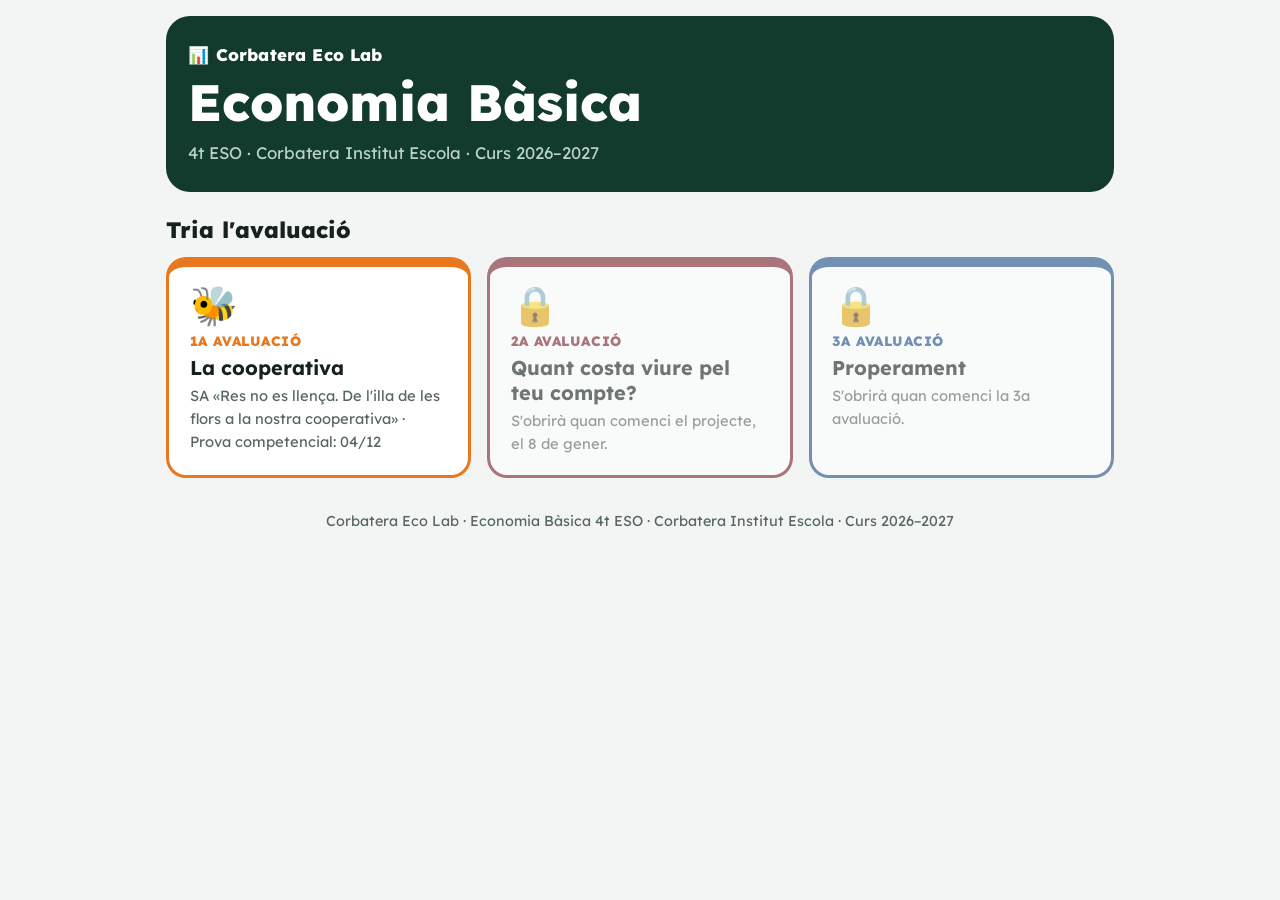
<file: index.html>
<!doctype html>
<html lang="ca">
<head>
<meta charset="utf-8">
<meta name="viewport" content="width=device-width, initial-scale=1, viewport-fit=cover">
<meta name="description" content="Gamificació d'Economia (4t ESO): crea la teva cooperativa i resol missions pas a pas.">
<title>Corbatera Eco Lab · Economia</title>
<link rel="preconnect" href="https://fonts.googleapis.com">
<link rel="preconnect" href="https://fonts.gstatic.com" crossorigin>
<link href="https://fonts.googleapis.com/css2?family=Lexend:wght@400;600;800&display=swap" rel="stylesheet">
<link rel="stylesheet" href="css/estil.css?v=6">
</head>
<body>
<main id="app"><noscript>Cal activar JavaScript per jugar.</noscript></main>
<script src="js/util.js?v=6"></script>
<script src="js/banc-u1.js?v=6"></script>
<script src="js/banc-empresa.js?v=6"></script>
<script src="js/banc-costos.js?v=6"></script>
<script src="js/banc-mercat.js?v=6"></script>
<script src="js/banc-nous.js?v=6"></script>
<script src="js/banc-viure.js?v=6"></script>
<script src="js/fases.js?v=6"></script>
<script src="js/app.js?v=7"></script>
</body>
</html>
</file>
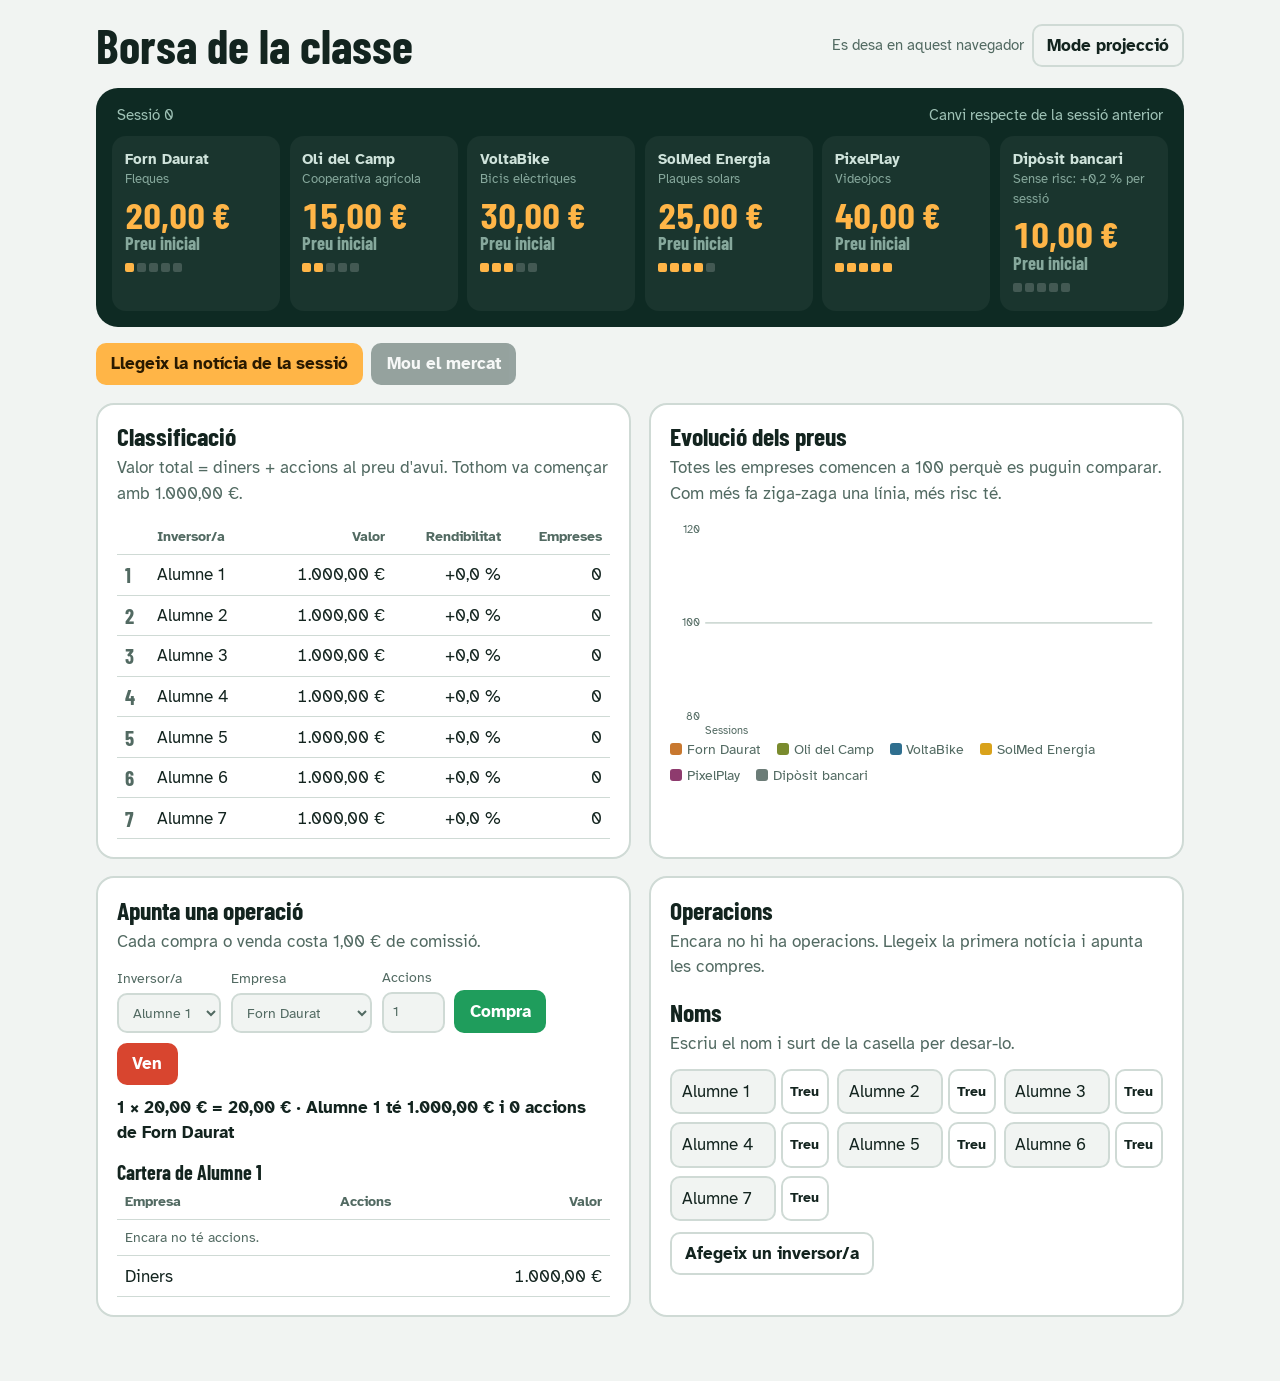
<file: borsa-classe.html>
<!doctype html>
<html lang="ca">
<head>
<meta charset="utf-8">
<meta name="viewport" content="width=device-width, initial-scale=1, viewport-fit=cover">
<title>Borsa de la classe</title>
<link rel="preconnect" href="https://fonts.googleapis.com">
<link rel="preconnect" href="https://fonts.gstatic.com" crossorigin>
<link href="https://fonts.googleapis.com/css2?family=Barlow+Condensed:wght@600;700&family=Atkinson+Hyperlegible:wght@400;700&display=swap" rel="stylesheet">
<style id="css">
:root{
  box-sizing:border-box;
  padding-top:env(safe-area-inset-top,0px);
  padding-bottom:env(safe-area-inset-bottom,0px);
  --bg:#F1F4F2; --card:#FFFFFF; --ink:#13241F; --muted:#526A62; --line:#CFDAD5;
  --board:#0E2A23; --amber:#FFB547; --up:#1F9D5C; --down:#D8452F; --upb:#4CD38A; --downb:#FF7A68;
}
@media (prefers-color-scheme: dark){
  :root:not([data-theme="light"]){ --bg:#0B1714; --card:#13231F; --ink:#E5F0EC; --muted:#9DB6AE; --line:#24403A; --board:#06130F; --up:#4CD38A; --down:#FF7A68; }
}
:root[data-theme="dark"]{ --bg:#0B1714; --card:#13231F; --ink:#E5F0EC; --muted:#9DB6AE; --line:#24403A; --board:#06130F; --up:#4CD38A; --down:#FF7A68; }
*,*::before,*::after{box-sizing:inherit}
html{scroll-padding-top:env(safe-area-inset-top,0px)}
body{margin:0;background:var(--bg);color:var(--ink);font:400 1.05rem/1.5 "Atkinson Hyperlegible",system-ui,sans-serif}
h1,h2,h3{font-family:"Barlow Condensed",system-ui,sans-serif;font-weight:700;margin:0;line-height:1.1}
.wrap{max-width:1120px;margin:0 auto;padding:1.2rem 1rem 4rem}
button,select,input{font:inherit;color:inherit}
button{font-weight:700;border:0;border-radius:10px;padding:.55rem .95rem;cursor:pointer;background:var(--board);color:#fff}
button.amber{background:var(--amber);color:#2A1A00}
button.soft{background:transparent;color:var(--ink);box-shadow:inset 0 0 0 2px var(--line)}
button.buy{background:var(--up);color:#fff} button.sell{background:var(--down);color:#fff}
button:disabled{opacity:.4;cursor:not-allowed}
button:focus-visible,select:focus-visible,input:focus-visible{outline:3px solid var(--amber);outline-offset:2px}
.top{display:flex;justify-content:space-between;align-items:center;flex-wrap:wrap;gap:.6rem}
.top h1{font-size:clamp(2rem,5vw,3rem)}
.tools{display:flex;flex-wrap:wrap;gap:.5rem;align-items:center}
.savebar{font-size:.95rem;color:var(--muted)} .savebar.dirty{color:var(--down);font-weight:700}

/* The quote board: the memorable element */
.board{background:var(--board);border-radius:22px;padding:1rem;margin-top:1rem;color:#fff}
.board .head{display:flex;justify-content:space-between;flex-wrap:wrap;gap:.5rem;color:#9FC2B6;font-size:.95rem;padding:0 .3rem .6rem}
.tiles{display:grid;grid-template-columns:repeat(auto-fill,minmax(160px,1fr));gap:.6rem}
.tile{background:rgba(255,255,255,.05);border-radius:14px;padding:.7rem .8rem}
.tile .nm{color:#CFE3DB;font-weight:700;font-size:.95rem}
.tile .sec{color:#86A89C;font-size:.82rem}
.tile .px{font:700 2.3rem/1 "Barlow Condensed",sans-serif;color:var(--amber);margin-top:.35rem;font-variant-numeric:tabular-nums}
.tile .ch{font:700 1.15rem "Barlow Condensed",sans-serif}
.tile .ch.u{color:var(--upb)} .tile .ch.d{color:var(--downb)} .tile .ch.z{color:#86A89C}
.risk{display:inline-flex;gap:3px;margin-top:.35rem}
.risk i{width:9px;height:9px;border-radius:2px;background:rgba(255,255,255,.18)}
.risk i.on{background:var(--amber)}

.news{margin-top:1rem;background:var(--card);border:3px solid var(--amber);border-radius:20px;padding:1.2rem 1.3rem}
.news .when{color:var(--muted);font-size:.95rem}
.news h2{font-size:clamp(1.6rem,3.6vw,2.3rem);margin:.2rem 0 .3rem}
.news p{margin:0;max-width:70ch}
.news .q{margin-top:.7rem;font-weight:700}

.grid{display:grid;grid-template-columns:1fr 1fr;gap:1.1rem;margin-top:1.1rem}
.card{background:var(--card);border:2px solid var(--line);border-radius:18px;padding:1.1rem 1.2rem}
.card h2{font-size:1.6rem;margin-bottom:.3rem}
.note{color:var(--muted);margin:.2rem 0 .8rem;max-width:70ch}
.form{display:flex;flex-wrap:wrap;gap:.6rem;align-items:end}
.form label{display:flex;flex-direction:column;font-size:.9rem;color:var(--muted);gap:.2rem}
.form select,.form input{border:2px solid var(--line);border-radius:10px;padding:.5rem .6rem;background:var(--bg)}
.form input{width:7ch}
.preview{margin-top:.6rem;min-height:1.5em;font-weight:700}
.preview.bad{color:var(--down)}
.scroll{overflow-x:auto}
table{border-collapse:collapse;width:100%;min-width:420px}
th,td{padding:.45rem .5rem;border-bottom:1px solid var(--line);text-align:left}
th{font-size:.88rem;color:var(--muted)}
td.num,th.num{text-align:right;font-variant-numeric:tabular-nums}
td.pos{font:700 1.3rem "Barlow Condensed",sans-serif;color:var(--muted);width:2rem}
.u{color:var(--up)} .d{color:var(--down)}
.mini{font-size:.88rem;color:var(--muted)}
.log{list-style:none;margin:0;padding:0;max-height:300px;overflow:auto}
.log li{display:flex;justify-content:space-between;gap:.6rem;align-items:center;padding:.35rem 0;border-bottom:1px solid var(--line);font-size:.95rem}
.log button{padding:.2rem .5rem;font-size:.85rem}
.names{display:grid;grid-template-columns:repeat(auto-fill,minmax(150px,1fr));gap:.5rem}
.names input{border:2px solid var(--line);border-radius:10px;padding:.5rem .6rem;background:var(--bg);width:100%;min-width:0}
.nrow{display:flex;gap:.3rem}
.nrow button{padding:.4rem .6rem;font-size:.9rem}
svg{display:block;width:100%;height:auto}
svg text{fill:var(--muted);font:12px "Atkinson Hyperlegible",sans-serif}
.legend{display:flex;flex-wrap:wrap;gap:.3rem 1rem;font-size:.9rem;color:var(--muted)}
.sw{display:inline-block;width:12px;height:12px;border-radius:3px;margin-right:.3rem;vertical-align:-1px}
.toast{position:fixed;left:50%;bottom:calc(1rem + env(safe-area-inset-bottom,0px));transform:translateX(-50%);background:var(--ink);color:var(--bg);padding:.6rem 1rem;border-radius:12px;font-weight:700;display:none;z-index:9}
.toast.show{display:block}
.projector .edit{display:none}
.projector .tile .px{font-size:2.8rem}
@media (max-width:860px){.grid{grid-template-columns:1fr}}
</style>
</head>
<body>
<div id="root"></div>
<script type="application/json" id="state">{"rev":0,"nextId":1,"session":0,"deck":0,"pending":null,"students":[{"id":1,"name":"Alumne 1","cash":1000,"h":{}},{"id":2,"name":"Alumne 2","cash":1000,"h":{}},{"id":3,"name":"Alumne 3","cash":1000,"h":{}},{"id":4,"name":"Alumne 4","cash":1000,"h":{}},{"id":5,"name":"Alumne 5","cash":1000,"h":{}},{"id":6,"name":"Alumne 6","cash":1000,"h":{}},{"id":7,"name":"Alumne 7","cash":1000,"h":{}}],"prices":{"forn":[20],"oli":[15],"volta":[30],"sol":[25],"pixel":[40],"dip":[10]},"news":[],"orders":[]}</script>
<script id="app">
const HEAD = '<meta charset="utf-8">\n<meta name="viewport" content="width=device-width, initial-scale=1, viewport-fit=cover">\n<title>Borsa de la classe</title>\n<link rel="preconnect" href="https://fonts.googleapis.com">\n<link rel="preconnect" href="https://fonts.gstatic.com" crossorigin>\n<link href="https://fonts.googleapis.com/css2?family=Barlow+Condensed:wght@600;700&family=Atkinson+Hyperlegible:wght@400;700&display=swap" rel="stylesheet">';
const CO = [
  {id:"forn", n:"Forn Daurat", sec:"Fleques", vol:0.01, r:1, c:"#C8782F"},
  {id:"oli", n:"Oli del Camp", sec:"Cooperativa agrícola", vol:0.02, r:2, c:"#7A8B2E"},
  {id:"volta", n:"VoltaBike", sec:"Bicis elèctriques", vol:0.04, r:3, c:"#2F6F8F"},
  {id:"sol", n:"SolMed Energia", sec:"Plaques solars", vol:0.05, r:4, c:"#D9A21B"},
  {id:"pixel", n:"PixelPlay", sec:"Videojocs", vol:0.08, r:5, c:"#8E3B6E"},
  {id:"dip", n:"Dipòsit bancari", sec:"Sense risc: +0,2 % per sessió", vol:0, r:0, c:"#6B7C77", fixed:0.002}
];
const DECK = [
  {t:"La Generalitat amplia les ajudes per instal·lar plaques solars", d:"Les famílies podran recuperar fins a un 40 % del cost de la instal·lació.", e:{sol:10}},
  {t:"PixelPlay retarda el seu gran joc fins a l'any que ve", d:"L'empresa diu que necessita més temps per arreglar errors.", e:{pixel:-15}},
  {t:"Puja el preu de la farina pel mal temps a Europa", d:"Les pluges han fet malbé part de la collita de blat.", e:{forn:-5}},
  {t:"Els ajuntaments del Camp de Tarragona creen nous carrils bici", d:"Es preveuen 40 km nous abans de l'estiu.", e:{volta:8}},
  {t:"Bona collita d'olives al Camp", d:"Els pagesos esperen una de les millors campanyes dels últims anys.", e:{oli:7}},
  {t:"El Banc Central Europeu apuja els tipus d'interès", d:"Demanar préstecs serà més car per a empreses i famílies.", e:{forn:-2, oli:-2, volta:-4, sol:-5, pixel:-6}},
  {t:"PixelPlay arrasa amb un joc nou per a mòbils", d:"Ha estat el més descarregat de la setmana a tot Europa.", e:{pixel:20}},
  {t:"Una avaria deixa sense servei les bicis de lloguer de VoltaBike", d:"Centenars d'usuaris es queixen a les xarxes.", e:{volta:-10}},
  {t:"Onada de calor i sequera a la tardor", d:"Les oliveres pateixen i el sol no para de brillar.", e:{oli:-8, sol:4}},
  {t:"Forn Daurat obre deu botigues noves", d:"L'empresa contractarà 60 persones.", e:{forn:6}},
  {t:"Rumors: una gran elèctrica vol comprar SolMed", d:"Ningú ho ha confirmat, però tothom en parla.", e:{sol:12}},
  {t:"Desmentit: no hi haurà compra de SolMed", d:"L'elèctrica nega cap interès en l'empresa.", e:{sol:-14}},
  {t:"Black Friday: rècord de vendes de bicis i videojocs", d:"Les botigues en línia diuen que no havien venut mai tant.", e:{pixel:6, volta:5}},
  {t:"La inflació fa retallar les despeses de les famílies", d:"Les famílies redueixen l'oci i les compres grans.", e:{pixel:-6, volta:-4, forn:1, oli:-1}},
  {t:"VoltaBike guanya un contracte amb l'Ajuntament de Barcelona", d:"Subministrarà 2.000 bicis per al servei públic.", e:{volta:12}},
  {t:"S'acosta Nadal: torrons i coques disparen les vendes", d:"Les fleques i les cooperatives fan l'agost al desembre.", e:{forn:5, oli:3}},
  {t:"Un atac informàtic tomba els servidors de PixelPlay", d:"Els jugadors no poden connectar-se durant tres dies.", e:{pixel:-12}},
  {t:"Setmana tranquil·la als mercats", d:"No hi ha grans notícies. Els preus es mouen poc.", e:{}}
];
const FEE = 1, START_CASH = 1000;
const STASH = "borsa-classe-pending";

let state = JSON.parse(document.getElementById("state").textContent);
let dirty=false, art=null, mode="loading", readOnly=false, projector=false;
let form={s:null, c:"forn", q:1};
try{
  const s=JSON.parse(sessionStorage.getItem(STASH)||localStorage.getItem(STASH)||"null");
  if(s && s.rev>state.rev){ state=s; dirty=true; } else sessionStorage.removeItem(STASH);
}catch(e){}

const esc=s=>String(s).replace(/[&<>"']/g,c=>({"&":"&amp;","<":"&lt;",">":"&gt;",'"':"&quot;","'":"&#39;"}[c]));
const eur=x=>x.toLocaleString("ca-ES",{minimumFractionDigits:2,maximumFractionDigits:2})+" €";
const price=id=>{ const a=state.prices[id]; return a[a.length-1]; };
const prev=id=>{ const a=state.prices[id]; return a.length>1?a[a.length-2]:a[0]; };
const co=id=>CO.find(c=>c.id===id);
const stu=id=>state.students.find(s=>s.id===id);
function worth(s){ return s.cash+CO.reduce((a,c)=>a+(s.h[c.id]||0)*price(c.id),0); }
function nCos(s){ return CO.filter(c=>c.id!=="dip" && (s.h[c.id]||0)>0).length; }

function change(fn){
  fn(); state.rev++; dirty=true;
  try{ sessionStorage.setItem(STASH, JSON.stringify(state)); }catch(e){}
  if(mode==="local"){ try{ localStorage.setItem(STASH, JSON.stringify(state)); }catch(e){} dirty=false; }
  render();
}
function toast(t){ const el=document.getElementById("toast"); if(!el) return; el.textContent=t; el.classList.add("show"); clearTimeout(toast.t); toast.t=setTimeout(()=>el.classList.remove("show"),2400); }
function buildPage(){
  const json=JSON.stringify(state).replace(/</g,"\\u003c");
  const css=document.getElementById("css").textContent, app=document.getElementById("app").textContent;
  const S="<"+"script", E="<"+"/script>";
  return "<!doctype html>\n<html lang=\"ca\">\n<head>\n"+HEAD+"\n<style id=\"css\">"+css+"</style>\n</head>\n<body>\n<div id=\"root\"></div>\n"+S+" type=\"application/json\" id=\"state\">"+json+E+"\n"+S+" id=\"app\">"+app+E+"\n</body>\n</html>\n";
}
async function save(){
  if(!art) return;
  try{ sessionStorage.setItem(STASH, JSON.stringify(state)); await art.publish(buildPage()); }
  catch(e){
    const c=e&&e.code;
    if(c==="conflict") toast("Hi ha una versió més nova; es torna a carregar.");
    else if(["not_writer","not_granted","consent_required","not_declared","capability_disabled"].includes(c)){ readOnly=true; render(); toast("Aquesta vista és només de lectura."); }
    else if(c==="rate_limited") toast("Massa desades seguides. Torna-ho a provar d'aquí a una estona.");
    else toast("No s'ha pogut desar. Els canvis es mantenen en aquesta pestanya.");
  }
}

// Market actions
function revealNews(){
  if(state.pending!==null) return;
  change(()=>{ state.pending = state.deck % DECK.length; state.deck++; });
}
function moveMarket(){
  if(state.pending===null){ toast("Primer llegeix la notícia de la sessió."); return; }
  if(!confirm("Es mouran els preus segons la notícia. Ja s'han fet totes les operacions?")) return;
  change(()=>{
    const nw=DECK[state.pending];
    CO.forEach(c=>{
      const p=price(c.id);
      let np;
      if(c.fixed) np=p*(1+c.fixed);
      else { const noise=(Math.random()*2-1)*c.vol*1.7; np=p*(1+(nw.e[c.id]||0)/100+noise); }
      state.prices[c.id].push(Math.max(1, Math.round(np*100)/100));
    });
    state.news.push({i:state.pending, s:state.session+1});
    state.session++; state.pending=null;
  });
  toast("Preus actualitzats");
}
function order(side){
  const s=stu(form.s), c=form.c, q=Math.floor(+form.q);
  if(!s||!q||q<1) return;
  const p=price(c), tot=p*q;
  if(side==="buy" && s.cash < tot+FEE){ toast(s.name+" no té prou diners."); return; }
  if(side==="sell" && (s.h[c]||0) < q){ toast(s.name+" no té tantes accions."); return; }
  change(()=>{
    const st=stu(form.s);
    if(side==="buy"){ st.cash=+(st.cash-tot-FEE).toFixed(2); st.h[c]=(st.h[c]||0)+q; }
    else { st.cash=+(st.cash+tot-FEE).toFixed(2); st.h[c]-=q; }
    state.orders.push({id:state.nextId++, ses:state.session, st:st.id, c, q, side, p});
  });
  toast((side==="buy"?"Compra":"Venda")+" apuntada");
}
function undo(id){
  const o=state.orders.find(x=>x.id===id); if(!o) return;
  if(o.ses!==state.session){ toast("Només es poden desfer operacions de la sessió actual."); return; }
  const s=stu(o.st);
  if(o.side==="buy" && (s.h[o.c]||0)<o.q){ toast("No es pot desfer: ja ha venut aquestes accions."); return; }
  change(()=>{
    const st=stu(o.st), tot=o.p*o.q;
    if(o.side==="buy"){ st.cash=+(st.cash+tot+FEE).toFixed(2); st.h[o.c]-=o.q; }
    else { st.cash=+(st.cash-tot+FEE).toFixed(2); st.h[o.c]=(st.h[o.c]||0)+o.q; }
    state.orders=state.orders.filter(x=>x.id!==id);
  });
}

function chart(){
  const W=560,H=250,L=40,R=12,T=12,B=26, n=state.session;
  const series=CO.map(c=>state.prices[c.id].map(v=>v/state.prices[c.id][0]*100));
  const all=series.flat(); const mn=Math.min(80,...all), mx=Math.max(120,...all);
  const x=i=>L+i*(W-L-R)/Math.max(n,6), y=v=>T+(mx-v)*(H-T-B)/(mx-mn);
  let g=`<line x1="${L}" x2="${W-R}" y1="${y(100)}" y2="${y(100)}" stroke="var(--line)" stroke-width="2"/><text x="${L-6}" y="${y(100)+4}" text-anchor="end">100</text><text x="${L-6}" y="${y(mx)+4}" text-anchor="end">${Math.round(mx)}</text><text x="${L-6}" y="${y(mn)+4}" text-anchor="end">${Math.round(mn)}</text>`;
  series.forEach((s,k)=>{ g+=`<polyline fill="none" stroke="${CO[k].c}" stroke-width="3" points="${s.map((v,i)=>x(i)+","+y(v)).join(" ")}"/>`; });
  g+=`<text x="${L}" y="${H-6}">Sessions</text>`;
  return `<svg viewBox="0 0 ${W} ${H}" role="img" aria-label="Evolució dels preus">${g}</svg><div class="legend">${CO.map(c=>`<span><i class="sw" style="background:${c.c}"></i>${c.n}</span>`).join("")}</div>`;
}

function render(){
  document.body.classList.toggle("projector", projector||readOnly);
  const ranking=[...state.students].sort((a,b)=>worth(b)-worth(a));
  const last=state.news.length?DECK[state.news[state.news.length-1].i]:null;
  const pend=state.pending!==null?DECK[state.pending]:null;
  if(form.s===null) form.s=state.students[0].id;
  const fs=stu(form.s), fp=price(form.c), fq=Math.max(1,Math.floor(+form.q)||1);
  const saveTxt = mode==="local"?"Es desa en aquest navegador":mode==="loading"?"Connectant…":dirty?"Hi ha canvis sense desar":"Tot desat";

  document.getElementById("root").innerHTML=`
  <div class="wrap">
    <header class="top">
      <h1>Borsa de la classe</h1>
      <div class="tools">
        <span class="savebar edit${dirty&&mode==="artifact"?" dirty":""}">${saveTxt}</span>
        ${mode==="artifact"&&!readOnly?`<button class="amber edit" data-a="save" ${dirty?"":"disabled"}>Desa els canvis</button>`:""}
        ${readOnly?"":`<button class="soft" data-a="proj">${projector?"Surt del mode projecció":"Mode projecció"}</button>`}
      </div>
    </header>

    <section class="board" aria-label="Cotitzacions">
      <div class="head"><span>Sessió ${state.session}</span><span>Canvi respecte de la sessió anterior</span></div>
      <div class="tiles">${CO.map(c=>{ const p=price(c.id), d=(p/prev(c.id)-1)*100;
        return `<div class="tile"><div class="nm">${c.n}</div><div class="sec">${c.sec}</div><div class="px">${eur(p)}</div>
          <div class="ch ${state.session===0||Math.abs(d)<0.05?"z":d>0?"u":"d"}">${state.session===0?"Preu inicial":(d>0?"▲ +":"▼ ")+d.toFixed(1).replace(".",",")+" %"}</div>
          <div class="risk" aria-label="Risc ${c.r} de 5">${[1,2,3,4,5].map(k=>`<i class="${k<=c.r?"on":""}"></i>`).join("")}</div></div>`; }).join("")}</div>
    </section>

    ${pend?`<section class="news" aria-live="polite"><div class="when">Notícia de la sessió ${state.session+1}</div><h2>${esc(pend.t)}</h2><p>${esc(pend.d)}</p>
      <p class="q">Quines empreses creieu que pujaran i quines baixaran? Feu les vostres operacions abans que es mogui el mercat.</p></section>`
     : last?`<section class="news" style="border-color:var(--line)"><div class="when">Última notícia (sessió ${state.session})</div><h2>${esc(last.t)}</h2><p>${esc(last.d)}</p></section>`:""}

    <div class="tools edit" style="margin-top:1rem">
      <button class="amber" data-a="news" ${pend?"disabled":""}>Llegeix la notícia de la sessió</button>
      <button data-a="move" ${pend?"":"disabled"}>Mou el mercat</button>
    </div>

    <div class="grid">
      <section class="card">
        <h2>Classificació</h2>
        <p class="note">Valor total = diners + accions al preu d'avui. Tothom va començar amb ${eur(START_CASH)}.</p>
        <div class="scroll"><table>
          <thead><tr><th></th><th>Inversor/a</th><th class="num">Valor</th><th class="num">Rendibilitat</th><th class="num">Empreses</th></tr></thead>
          <tbody>${ranking.map((s,i)=>{ const w=worth(s), r=(w/START_CASH-1)*100;
            return `<tr><td class="pos">${i+1}</td><td>${esc(s.name)}</td><td class="num">${eur(w)}</td><td class="num ${r>0.004?"u":r<-0.004?"d":""}">${r>=0?"+":""}${r.toFixed(1).replace(".",",")} %</td><td class="num">${nCos(s)}</td></tr>`; }).join("")}</tbody>
        </table></div>
      </section>
      <section class="card">
        <h2>Evolució dels preus</h2>
        <p class="note">Totes les empreses comencen a 100 perquè es puguin comparar. Com més fa ziga-zaga una línia, més risc té.</p>
        ${chart()}
      </section>
    </div>

    <div class="grid edit">
      <section class="card">
        <h2>Apunta una operació</h2>
        <p class="note">Cada compra o venda costa ${eur(FEE)} de comissió.</p>
        <div class="form">
          <label>Inversor/a<select id="fS">${state.students.map(s=>`<option value="${s.id}" ${s.id===form.s?"selected":""}>${esc(s.name)}</option>`).join("")}</select></label>
          <label>Empresa<select id="fC">${CO.map(c=>`<option value="${c.id}" ${c.id===form.c?"selected":""}>${c.n}</option>`).join("")}</select></label>
          <label>Accions<input id="fQ" type="number" min="1" value="${fq}"></label>
          <button class="buy" data-a="buy">Compra</button>
          <button class="sell" data-a="sell">Ven</button>
        </div>
        <div class="preview">${fq} × ${eur(fp)} = ${eur(fq*fp)} · ${esc(fs.name)} té ${eur(fs.cash)} i ${fs.h[form.c]||0} accions de ${co(form.c).n}</div>
        <h3 style="font-size:1.25rem;margin-top:1rem">Cartera de ${esc(fs.name)}</h3>
        <div class="scroll"><table><thead><tr><th>Empresa</th><th class="num">Accions</th><th class="num">Valor</th></tr></thead><tbody>
          ${CO.filter(c=>(fs.h[c.id]||0)>0).map(c=>`<tr><td>${c.n}</td><td class="num">${fs.h[c.id]}</td><td class="num">${eur(fs.h[c.id]*price(c.id))}</td></tr>`).join("")||`<tr><td colspan="3" class="mini">Encara no té accions.</td></tr>`}
          <tr><td>Diners</td><td></td><td class="num">${eur(fs.cash)}</td></tr></tbody></table></div>
      </section>
      <section class="card">
        <h2>Operacions</h2>
        ${state.orders.length?`<ul class="log">${[...state.orders].reverse().map(o=>`<li><span><span class="mini">S${o.ses+1}</span> ${esc(stu(o.st).name)} ${o.side==="buy"?"compra":"ven"} ${o.q} de ${co(o.c).n} a ${eur(o.p)}</span>${o.ses===state.session?`<button class="soft" data-a="undo" data-id="${o.id}">Desfés</button>`:""}</li>`).join("")}</ul>`
          :`<p class="note">Encara no hi ha operacions. Llegeix la primera notícia i apunta les compres.</p>`}
        <h2 style="margin-top:1.2rem">Noms</h2>
        <p class="note">Escriu el nom i surt de la casella per desar-lo.</p>
        <div class="names">${state.students.map(s=>`<div class="nrow"><input data-a="name" data-id="${s.id}" value="${esc(s.name)}" aria-label="Nom"><button class="soft" data-a="delst" data-id="${s.id}" aria-label="Treu ${esc(s.name)}">Treu</button></div>`).join("")}</div>
        <button class="soft" data-a="addst" style="margin-top:.7rem">Afegeix un inversor/a</button>
      </section>
    </div>
  </div>
  <div class="toast" id="toast" role="status"></div>`;
}

document.addEventListener("click",e=>{
  const b=e.target.closest("[data-a]"); if(!b||b.tagName==="INPUT") return;
  const a=b.dataset.a;
  if(a==="news") revealNews();
  if(a==="move") moveMarket();
  if(a==="buy"||a==="sell") order(a);
  if(a==="undo") undo(+b.dataset.id);
  if(a==="save") save();
  if(a==="proj"){ projector=!projector; render(); }
  if(a==="addst"){
    change(()=>{ const id=Math.max(0,...state.students.map(s=>s.id))+1; state.students.push({id, name:"Alumne "+id, cash:START_CASH, h:{}}); });
    toast("Inversor/a afegit amb "+eur(START_CASH));
  }
  if(a==="delst"){
    const id=+b.dataset.id, s=stu(id); if(!s) return;
    if(state.students.length<=1){ toast("Hi ha d'haver almenys un inversor/a."); return; }
    if(!confirm("Vols treure "+s.name+"? També s'esborraran la seva cartera i les seves operacions.")) return;
    if(form.s===id) form.s=null;
    change(()=>{ state.students=state.students.filter(x=>x.id!==id); state.orders=state.orders.filter(o=>o.st!==id); });
    toast(s.name+" s'ha tret de la borsa");
  }
});
document.addEventListener("change",e=>{
  const t=e.target;
  if(t.id==="fS"){ form.s=+t.value; render(); }
  if(t.id==="fC"){ form.c=t.value; render(); }
  if(t.id==="fQ"){ form.q=t.value; render(); }
  if(t.dataset&&t.dataset.a==="name"){ const v=t.value.trim(); if(v) change(()=>{ stu(+t.dataset.id).name=v; }); }
});
render();
(async()=>{
  try{ art = window.claude && window.claude.use ? await window.claude.use("artifact") : null; }catch(e){ art=null; }
  if(art) mode="artifact";
  else { mode="local"; try{ const s=JSON.parse(localStorage.getItem(STASH)||"null"); if(s&&s.rev>state.rev) state=s; }catch(e){} }
  render();
})();
</script>
</body>
</html>
</file>
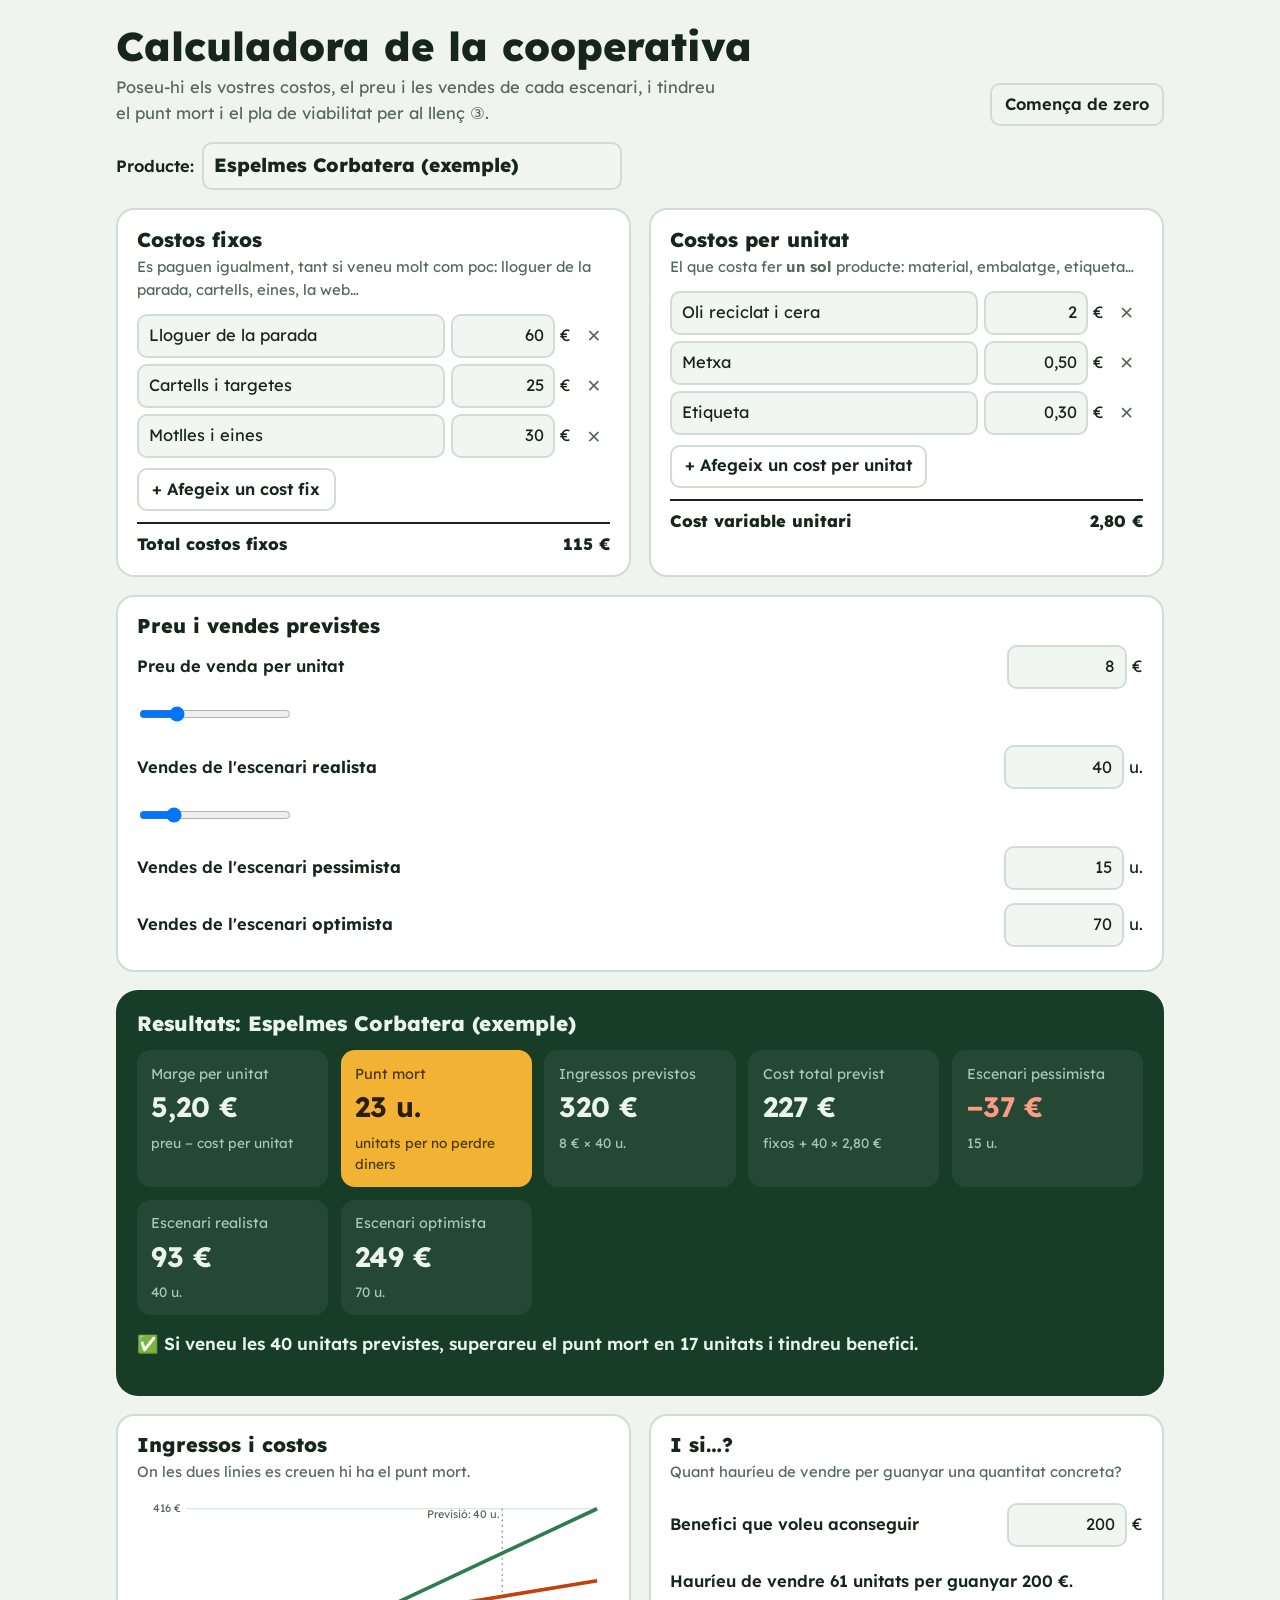
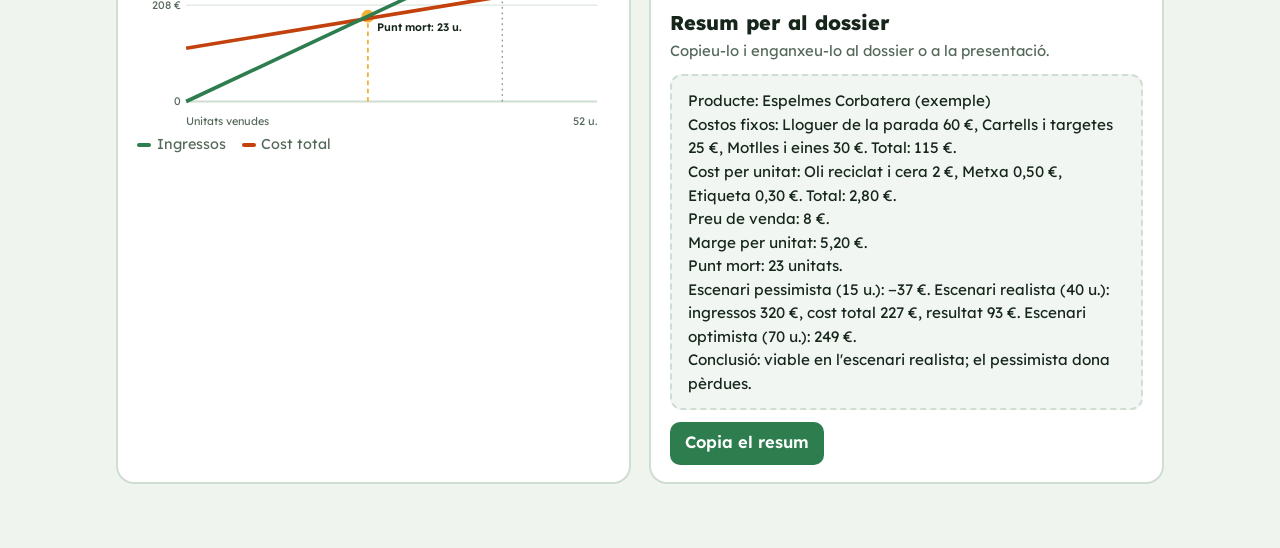
<file: calculadora-cooperativa.html>
<!doctype html>
<html lang="ca">
<head>
<meta charset="utf-8">
<meta name="viewport" content="width=device-width, initial-scale=1, viewport-fit=cover">
<title>Calculadora de la cooperativa</title>
<link rel="preconnect" href="https://fonts.googleapis.com">
<link rel="preconnect" href="https://fonts.gstatic.com" crossorigin>
<link href="https://fonts.googleapis.com/css2?family=Lexend:wght@400;600;800&display=swap" rel="stylesheet">
<style>
:root{
  box-sizing:border-box;
  padding-top:env(safe-area-inset-top,0px);
  padding-bottom:env(safe-area-inset-bottom,0px);
  --bg:#EFF4EF; --card:#FFFFFF; --ink:#16261B; --muted:#55695B; --line:#CFDDD2; --soft:#F1F6F2;
  --green:#2E7D4F; --deep:#173D27; --rev:#2E7D4F; --cost:#C2410C; --amber:#F2B233;
}
@media (prefers-color-scheme: dark){
  :root:not([data-theme="light"]){ --bg:#0E1711; --card:#16221A; --ink:#E4EFE7; --muted:#9DB5A4; --line:#26392C; --soft:#1C2B21; --green:#4CB07A; --deep:#0A1A10; --rev:#4CB07A; --cost:#F07A45; }
}
:root[data-theme="dark"]{ --bg:#0E1711; --card:#16221A; --ink:#E4EFE7; --muted:#9DB5A4; --line:#26392C; --soft:#1C2B21; --green:#4CB07A; --deep:#0A1A10; --rev:#4CB07A; --cost:#F07A45; }
*,*::before,*::after{box-sizing:inherit}
html{scroll-padding-top:env(safe-area-inset-top,0px)}
body{margin:0;background:var(--bg);color:var(--ink);font:400 1.03rem/1.55 "Lexend",system-ui,sans-serif}
h1,h2,h3{margin:0;line-height:1.2;font-weight:800}
.wrap{max-width:1080px;margin:0 auto;padding:1.4rem 1rem 4rem}
button,input,select{font:inherit;color:inherit}
button{font-weight:600;border:0;border-radius:10px;padding:.55rem .95rem;cursor:pointer;background:var(--green);color:#fff}
button.soft{background:transparent;color:var(--ink);box-shadow:inset 0 0 0 2px var(--line)}
button.x{background:transparent;color:var(--muted);padding:.3rem .55rem;box-shadow:none;font-size:1.1rem}
button:focus-visible,input:focus-visible,select:focus-visible{outline:3px solid var(--amber);outline-offset:2px}
input,select{border:2px solid var(--line);border-radius:10px;padding:.45rem .6rem;background:var(--soft);min-width:0}
.top{display:flex;justify-content:space-between;align-items:end;gap:1rem;flex-wrap:wrap}
.top h1{font-size:clamp(1.8rem,4.4vw,2.5rem)}
.top p{color:var(--muted);margin:.3rem 0 0;max-width:60ch}
.prod{display:flex;gap:.5rem;align-items:center;flex-wrap:wrap;margin-top:1rem}
.prod input{font-weight:800;font-size:1.2rem;flex:1;min-width:14ch;max-width:30ch}
.grid{display:grid;grid-template-columns:1fr 1fr;gap:1.1rem;margin-top:1.1rem}
.card{background:var(--card);border:2px solid var(--line);border-radius:18px;padding:1.1rem 1.2rem}
.card h2{font-size:1.25rem}
.note{color:var(--muted);font-size:.93rem;margin:.2rem 0 .8rem}
.rows{display:grid;gap:.4rem}
.row{display:grid;grid-template-columns:1fr 7.5rem auto;gap:.4rem;align-items:center}
.row .amt{display:flex;align-items:center;gap:.3rem}
.row .amt input{width:100%;text-align:right}
.total{display:flex;justify-content:space-between;border-top:2px solid var(--ink);margin-top:.7rem;padding-top:.5rem;font-weight:800}
.add{margin-top:.6rem}
.field{display:flex;justify-content:space-between;align-items:center;gap:.8rem;padding:.4rem 0}
.field label{font-weight:600}
.field .amt{display:flex;align-items:center;gap:.3rem}
.field input{width:7.5rem;text-align:right}
.field input[type=range]{width:100%;accent-color:var(--green)}

/* Results ledger: the memorable element */
.ledger{margin-top:1.1rem;background:var(--deep);color:#EAF5EE;border-radius:22px;padding:1.3rem}
.ledger h2{font-size:1.3rem}
.kpis{display:grid;grid-template-columns:repeat(auto-fit,minmax(170px,1fr));gap:.8rem;margin-top:.9rem}
.kpi{background:rgba(255,255,255,.06);border-radius:14px;padding:.8rem .9rem}
.kpi span{display:block;color:#A9C7B4;font-size:.9rem}
.kpi b{font-size:1.75rem;font-variant-numeric:tabular-nums}
.kpi small{display:block;color:#A9C7B4;font-size:.85rem;margin-top:.2rem}
.kpi.hi{background:var(--amber);color:#2B1D00}.kpi.hi span,.kpi.hi small{color:#4A3600}
.kpi.loss b{color:#FF9B85}
.verdict{margin-top:1rem;font-size:1.08rem;font-weight:600}
svg{display:block;width:100%;height:auto}
svg text{fill:var(--muted);font:12px "Lexend",sans-serif}
.legend{display:flex;gap:1rem;flex-wrap:wrap;font-size:.9rem;color:var(--muted)}
.sw{display:inline-block;width:14px;height:4px;border-radius:2px;margin-right:.35rem;vertical-align:middle}
.summary{white-space:pre-wrap;background:var(--soft);border:2px dashed var(--line);border-radius:12px;padding:.8rem 1rem;font-size:.95rem;user-select:all}
.actions{display:flex;gap:.5rem;flex-wrap:wrap;margin-top:.7rem}
@media (max-width:820px){.grid{grid-template-columns:1fr}}
</style>
</head>
<body>
<div class="wrap">
  <header class="top">
    <div>
      <h1>Calculadora de la cooperativa</h1>
      <p>Poseu-hi els vostres costos, el preu i les vendes de cada escenari, i tindreu el punt mort i el pla de viabilitat per al llenç ③.</p>
    </div>
    <button class="soft" id="clear">Comença de zero</button>
  </header>
  <div class="prod"><label for="pname" style="font-weight:600">Producte:</label><input id="pname" placeholder="Nom del producte"></div>

  <div class="grid">
    <section class="card">
      <h2>Costos fixos</h2>
      <p class="note">Es paguen igualment, tant si veneu molt com poc: lloguer de la parada, cartells, eines, la web…</p>
      <div class="rows" id="fixedRows"></div>
      <button class="soft add" data-add="fixed">+ Afegeix un cost fix</button>
      <div class="total"><span>Total costos fixos</span><span id="cfT"></span></div>
    </section>
    <section class="card">
      <h2>Costos per unitat</h2>
      <p class="note">El que costa fer <b>un sol</b> producte: material, embalatge, etiqueta…</p>
      <div class="rows" id="varRows"></div>
      <button class="soft add" data-add="var">+ Afegeix un cost per unitat</button>
      <div class="total"><span>Cost variable unitari</span><span id="cvuT"></span></div>
    </section>
  </div>

  <section class="card" style="margin-top:1.1rem">
    <h2>Preu i vendes previstes</h2>
    <div class="field"><label for="price">Preu de venda per unitat</label><span class="amt"><input id="price" inputmode="decimal"> €</span></div>
    <input type="range" id="priceR" min="0" max="50" step="0.5" aria-label="Preu de venda">
    <div class="field"><label for="qty">Vendes de l'escenari <b>realista</b></label><span class="amt"><input id="qty" inputmode="numeric"> u.</span></div>
    <input type="range" id="qtyR" min="0" max="300" step="1" aria-label="Unitats de l'escenari realista">
    <div class="field"><label for="qp">Vendes de l'escenari <b>pessimista</b></label><span class="amt"><input id="qp" inputmode="numeric"> u.</span></div>
    <div class="field"><label for="qo">Vendes de l'escenari <b>optimista</b></label><span class="amt"><input id="qo" inputmode="numeric"> u.</span></div>
  </section>

  <section class="ledger" aria-live="polite">
    <h2 id="lTitle">Resultats</h2>
    <div class="kpis" id="kpis"></div>
    <p class="verdict" id="verdict"></p>
  </section>

  <div class="grid">
    <section class="card">
      <h2>Ingressos i costos</h2>
      <p class="note">On les dues línies es creuen hi ha el punt mort.</p>
      <div id="chart"></div>
      <div class="legend"><span><i class="sw" style="background:var(--rev)"></i>Ingressos</span><span><i class="sw" style="background:var(--cost)"></i>Cost total</span></div>
    </section>
    <section class="card">
      <h2>I si…?</h2>
      <p class="note">Quant hauríeu de vendre per guanyar una quantitat concreta?</p>
      <div class="field"><label for="goal">Benefici que voleu aconseguir</label><span class="amt"><input id="goal" inputmode="decimal"> €</span></div>
      <p id="goalOut" style="font-weight:600"></p>
      <h2 style="margin-top:1rem">Resum per al dossier</h2>
      <p class="note">Copieu-lo i enganxeu-lo al dossier o a la presentació.</p>
      <div class="summary" id="summary"></div>
      <div class="actions"><button id="copy">Copia el resum</button></div>
    </section>
  </div>
</div>

<script>
const KEY="calc-coop-v2";
const EXAMPLE={name:"Espelmes Corbatera (exemple)", fixed:[["Lloguer de la parada",60],["Cartells i targetes",25],["Motlles i eines",30]], vars:[["Oli reciclat i cera",2],["Metxa",0.5],["Etiqueta",0.3]], price:8, qty:40, qp:15, qo:70, goal:200};
let S=JSON.parse(JSON.stringify(EXAMPLE));
try{ const s=JSON.parse(localStorage.getItem(KEY)); if(s&&Array.isArray(s.fixed)) S=s; }catch(e){}
const save=()=>{ try{ localStorage.setItem(KEY,JSON.stringify(S)); }catch(e){} };
const $=id=>document.getElementById(id);
const num=v=>{ v=String(v).trim().replace(/\s|€/g,""); if(v.includes(",")) v=v.replace(/\./g,"").replace(",","."); const n=parseFloat(v); return isNaN(n)?0:n; };
const f=(x,d=2)=>x.toLocaleString("ca-ES",{minimumFractionDigits:Math.round(x)===x?0:d,maximumFractionDigits:d});
const eur=x=>(x<0?"−":"")+f(Math.abs(x))+" €";
const esc=s=>String(s).replace(/[&<>"']/g,c=>({"&":"&amp;","<":"&lt;",">":"&gt;",'"':"&quot;","'":"&#39;"}[c]));

function rowsHTML(list,kind){
  return list.map((r,i)=>`<div class="row">
    <input value="${esc(r[0])}" data-k="${kind}" data-i="${i}" data-f="0" aria-label="Concepte" placeholder="Concepte">
    <span class="amt"><input value="${r[1]?f(r[1]):""}" data-k="${kind}" data-i="${i}" data-f="1" inputmode="decimal" aria-label="Import"> €</span>
    <button class="x" data-del="${kind}" data-i="${i}" aria-label="Esborra ${esc(r[0])}">✕</button></div>`).join("");
}
function buildInputs(){
  $("pname").value=S.name;
  $("fixedRows").innerHTML=rowsHTML(S.fixed,"fixed");
  $("varRows").innerHTML=rowsHTML(S.vars,"var");
  $("price").value=f(S.price); $("priceR").value=S.price;
  $("qty").value=S.qty; $("qtyR").value=S.qty;
  $("qp").value=S.qp||0; $("qo").value=S.qo||0; $("goal").value=f(S.goal);
}
function calc(){
  const CF=S.fixed.reduce((a,r)=>a+(+r[1]||0),0), CVu=S.vars.reduce((a,r)=>a+(+r[1]||0),0);
  const P=S.price, Q=S.qty, m=P-CVu;
  const I=P*Q, CT=CF+CVu*Q, B=I-CT;
  const pm = m>0 ? Math.ceil(CF/m - 1e-9) : null;
  const goalQ = m>0 ? Math.ceil((CF+S.goal)/m - 1e-9) : null;
  const res=q=>P*q-(CF+CVu*q);
  return {CF,CVu,P,Q,m,I,CT,B,pm,goalQ,Bp:res(S.qp||0),Bo:res(S.qo||0)};
}
function render(){
  const c=calc();
  $("cfT").textContent=eur(c.CF); $("cvuT").textContent=eur(c.CVu);
  $("lTitle").textContent=`Resultats${S.name?": "+S.name:""}`;
  $("kpis").innerHTML=`
    <div class="kpi"><span>Marge per unitat</span><b>${eur(c.m)}</b><small>preu − cost per unitat</small></div>
    <div class="kpi hi"><span>Punt mort</span><b>${c.pm===null?"—":c.pm+" u."}</b><small>${c.pm===null?"el preu no cobreix el cost per unitat":"unitats per no perdre diners"}</small></div>
    <div class="kpi"><span>Ingressos previstos</span><b>${eur(c.I)}</b><small>${f(c.P)} € × ${c.Q} u.</small></div>
    <div class="kpi"><span>Cost total previst</span><b>${eur(c.CT)}</b><small>fixos + ${c.Q} × ${f(c.CVu)} €</small></div>
    <div class="kpi ${c.Bp<0?"loss":""}"><span>Escenari pessimista</span><b>${eur(c.Bp)}</b><small>${S.qp||0} u.</small></div>
    <div class="kpi ${c.B<0?"loss":""}"><span>Escenari realista</span><b>${eur(c.B)}</b><small>${c.Q} u.</small></div>
    <div class="kpi ${c.Bo<0?"loss":""}"><span>Escenari optimista</span><b>${eur(c.Bo)}</b><small>${S.qo||0} u.</small></div>`;
  $("verdict").textContent = c.pm===null
    ? "⚠️ Amb aquest preu perdeu diners amb cada unitat que veneu. Heu de pujar el preu o abaratir els costos per unitat."
    : c.Q>=c.pm
      ? `✅ Si veneu les ${c.Q} unitats previstes, superareu el punt mort en ${c.Q-c.pm} unitats i tindreu benefici.`
      : `⚠️ Us falten ${c.pm-c.Q} unitats per arribar al punt mort. Penseu si podeu vendre'n més, pujar el preu o reduir costos.`;
  $("goalOut").textContent = c.goalQ===null ? "Amb aquest preu no es pot arribar a cap benefici." : `Hauríeu de vendre ${c.goalQ} unitats per guanyar ${eur(S.goal)}.`;
  chart(c); summary(c); save();
}
function chart(c){
  const W=520,H=260,L=54,R=14,T=14,B=34;
  const qmax=Math.max(10, Math.ceil(Math.max(c.Q*1.3, (c.pm||0)*1.5, 20)));
  const ymax=Math.max(c.P*qmax, c.CF+c.CVu*qmax, 10);
  const x=q=>L+q*(W-L-R)/qmax, y=v=>T+(ymax-v)*(H-T-B)/ymax;
  let g=`<line x1="${L}" x2="${W-R}" y1="${y(0)}" y2="${y(0)}" stroke="var(--line)" stroke-width="2"/>`;
  [0.5,1].forEach(k=>{ g+=`<line x1="${L}" x2="${W-R}" y1="${y(ymax*k)}" y2="${y(ymax*k)}" stroke="var(--line)"/><text x="${L-6}" y="${y(ymax*k)+4}" text-anchor="end">${f(Math.round(ymax*k),0)} €</text>`; });
  g+=`<text x="${L-6}" y="${y(0)+4}" text-anchor="end">0</text><text x="${W-R}" y="${H-8}" text-anchor="end">${qmax} u.</text><text x="${L}" y="${H-8}">Unitats venudes</text>`;
  if(c.pm!==null && c.pm<=qmax){
    g+=`<line x1="${x(c.pm)}" x2="${x(c.pm)}" y1="${y(0)}" y2="${y(c.P*c.pm)}" stroke="var(--amber)" stroke-width="2" stroke-dasharray="5 4"/>
        <circle cx="${x(c.pm)}" cy="${y(c.P*c.pm)}" r="7" fill="var(--amber)"/><text x="${x(c.pm)+10}" y="${y(c.P*c.pm)+16}" style="font-weight:600;fill:var(--ink)">Punt mort: ${c.pm} u.</text>`;
  }
  g+=`<line x1="${x(0)}" y1="${y(c.CF)}" x2="${x(qmax)}" y2="${y(c.CF+c.CVu*qmax)}" stroke="var(--cost)" stroke-width="4"/>`;
  g+=`<line x1="${x(0)}" y1="${y(0)}" x2="${x(qmax)}" y2="${y(c.P*qmax)}" stroke="var(--rev)" stroke-width="4"/>`;
  if(c.Q>0) g+=`<line x1="${x(c.Q)}" x2="${x(c.Q)}" y1="${T}" y2="${y(0)}" stroke="var(--muted)" stroke-dasharray="2 4"/><text x="${x(c.Q)-4}" y="${T+10}" text-anchor="end">Previsió: ${c.Q} u.</text>`;
  $("chart").innerHTML=`<svg viewBox="0 0 ${W} ${H}" role="img" aria-label="Gràfic d'ingressos i costos">${g}</svg>`;
}
function summary(c){
  const t=`Producte: ${S.name||"(sense nom)"}
Costos fixos: ${S.fixed.map(r=>`${r[0]} ${eur(+r[1]||0)}`).join(", ")}. Total: ${eur(c.CF)}.
Cost per unitat: ${S.vars.map(r=>`${r[0]} ${eur(+r[1]||0)}`).join(", ")}. Total: ${eur(c.CVu)}.
Preu de venda: ${eur(c.P)}.
Marge per unitat: ${eur(c.m)}.
Punt mort: ${c.pm===null?"no s'hi arriba amb aquest preu":c.pm+" unitats"}.
Escenari pessimista (${S.qp||0} u.): ${eur(c.Bp)}. Escenari realista (${c.Q} u.): ingressos ${eur(c.I)}, cost total ${eur(c.CT)}, resultat ${eur(c.B)}. Escenari optimista (${S.qo||0} u.): ${eur(c.Bo)}.
Conclusió: ${c.pm===null?"amb aquest preu no és viable":c.pm<=(S.qp||0)?"viable fins i tot en l'escenari pessimista":c.pm<=c.Q?"viable en l'escenari realista; el pessimista dona pèrdues":"cal vendre més del previst per arribar al punt mort"}.`;
  $("summary").textContent=t;
}

document.addEventListener("input",e=>{
  const t=e.target;
  if(t.id==="pname"){ S.name=t.value; render(); }
  if(t.dataset.k){ const list=t.dataset.k==="fixed"?S.fixed:S.vars; list[+t.dataset.i][+t.dataset.f]= t.dataset.f==="1"?num(t.value):t.value; render(); }
  if(t.id==="price"){ S.price=num(t.value); $("priceR").value=S.price; render(); }
  if(t.id==="priceR"){ S.price=+t.value; $("price").value=f(S.price); render(); }
  if(t.id==="qty"){ S.qty=Math.max(0,Math.round(num(t.value))); $("qtyR").value=S.qty; render(); }
  if(t.id==="qtyR"){ S.qty=+t.value; $("qty").value=S.qty; render(); }
  if(t.id==="goal"){ S.goal=num(t.value); render(); }
  if(t.id==="qp"){ S.qp=Math.max(0,Math.round(num(t.value))); render(); }
  if(t.id==="qo"){ S.qo=Math.max(0,Math.round(num(t.value))); render(); }
});
document.addEventListener("click",e=>{
  const a=e.target.closest("[data-add]"), d=e.target.closest("[data-del]");
  if(a){ (a.dataset.add==="fixed"?S.fixed:S.vars).push(["",0]); buildInputs(); render();
    const rows=$(a.dataset.add==="fixed"?"fixedRows":"varRows").querySelectorAll("input[data-f='0']"); rows[rows.length-1].focus(); }
  if(d){ (d.dataset.del==="fixed"?S.fixed:S.vars).splice(+d.dataset.i,1); buildInputs(); render(); }
});
$("clear").onclick=()=>{ if(confirm("S'esborraran tots els costos i el preu. Vols començar de zero?")){ S={name:"",fixed:[["",0]],vars:[["",0]],price:0,qty:0,qp:0,qo:0,goal:0}; buildInputs(); render(); } };
$("copy").onclick=async()=>{ try{ await navigator.clipboard.writeText($("summary").textContent); $("copy").textContent="Copiat!"; }catch(e){ $("copy").textContent="Selecciona el text i copia'l"; } setTimeout(()=>$("copy").textContent="Copia el resum",2000); };
buildInputs(); render();
</script>
</body>
</html>
</file>
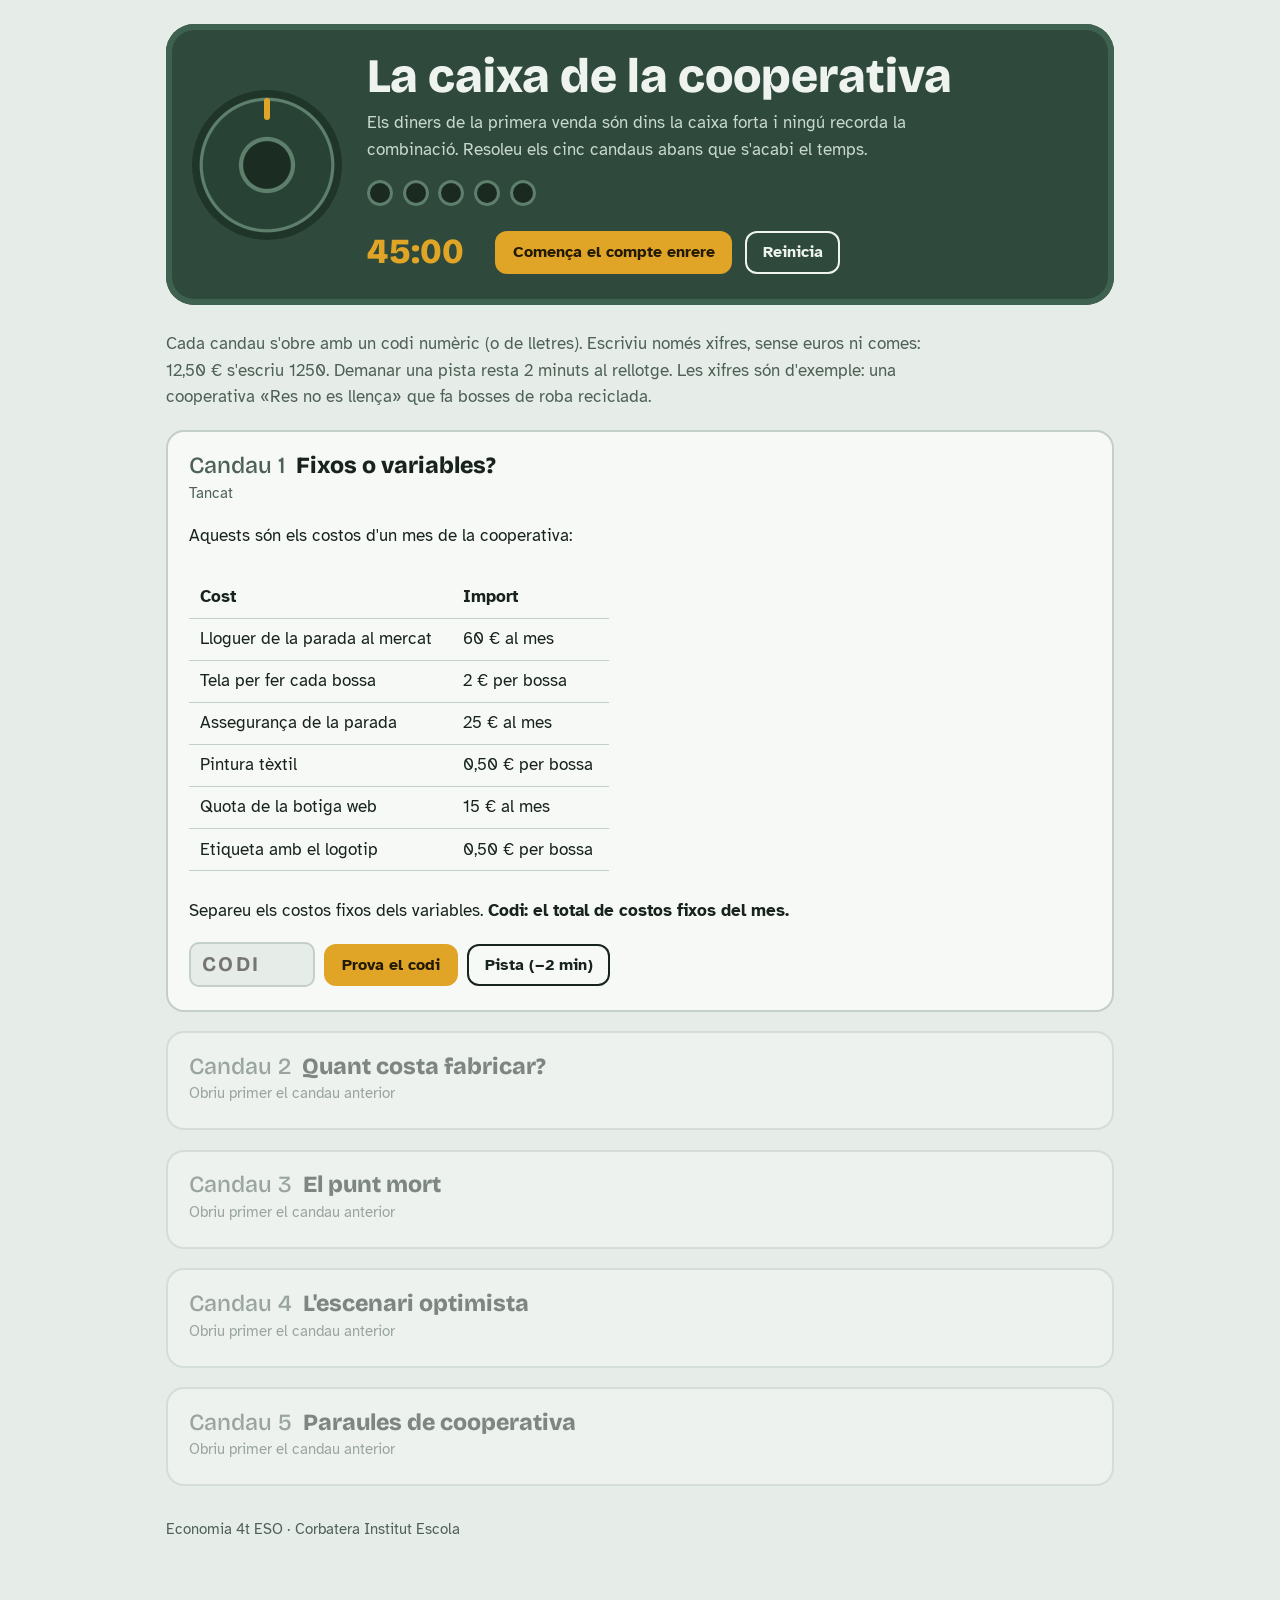
<file: escape-room-cooperativa.html>
<!DOCTYPE html>
<html lang="ca">
<head>
<meta charset="utf-8">
<meta name="viewport" content="width=device-width, initial-scale=1, viewport-fit=cover">
<title>Escape room: la caixa de la cooperativa</title>
<link rel="preconnect" href="https://fonts.googleapis.com">
<link rel="preconnect" href="https://fonts.gstatic.com" crossorigin>
<link href="https://fonts.googleapis.com/css2?family=Bricolage+Grotesque:opsz,wght@12..96,500;12..96,800&family=Atkinson+Hyperlegible:wght@400;700&display=swap" rel="stylesheet">
<style>
:root{
  box-sizing:border-box;
  padding-top:env(safe-area-inset-top,0px);
  padding-bottom:env(safe-area-inset-bottom,0px);
  --bg:#E6ECE7; --paper:#F7F9F6; --ink:#17231C; --muted:#4E6157;
  --steel:#2F4A3C; --steel-2:#3F6150; --amber:#E0A526; --ok:#2E9E5B; --stamp:#B43A2E;
  --line:#C3CFC7;
}
@media (prefers-color-scheme: dark){
  :root:not([data-theme="light"]){
    --bg:#101813; --paper:#18231D; --ink:#E7EFE9; --muted:#9FB3A7;
    --steel:#253B30; --steel-2:#34523F; --line:#2C3D33;
  }
}
:root[data-theme="dark"]{
  --bg:#101813; --paper:#18231D; --ink:#E7EFE9; --muted:#9FB3A7;
  --steel:#253B30; --steel-2:#34523F; --line:#2C3D33;
}
*,*::before,*::after{box-sizing:inherit}
html{scroll-padding-top:env(safe-area-inset-top,0px)}
body{margin:0;background:var(--bg);color:var(--ink);font:400 1.08rem/1.55 "Atkinson Hyperlegible",system-ui,sans-serif}
h1,h2,h3{font-family:"Bricolage Grotesque",system-ui,sans-serif;line-height:1.1;margin:0}
.wrap{max-width:980px;margin:0 auto;padding:1.5rem 1rem 4rem}

/* The vault door: the one bold element */
.vault{background:var(--steel);color:#EEF3EF;border-radius:28px;padding:1.6rem;display:grid;grid-template-columns:auto 1fr;gap:1.6rem;align-items:center;box-shadow:inset 0 0 0 6px var(--steel-2)}
.dial{width:150px;height:150px;border-radius:50%;background:radial-gradient(circle at 50% 50%,#1b2d23 0 22%,#5d7f6c 23% 26%,#294236 27% 60%,#5d7f6c 61% 63%,#203529 64%);position:relative;transition:transform 1.2s cubic-bezier(.3,1.4,.5,1)}
.dial::after{content:"";position:absolute;left:50%;top:8px;width:6px;height:22px;margin-left:-3px;background:var(--amber);border-radius:3px}
.vault h1{font-size:clamp(1.8rem,4.6vw,3rem);font-weight:800}
.vault p{margin:.5rem 0 0;color:#C9D8CE;max-width:52ch}
.lamps{display:flex;gap:.6rem;margin-top:1rem}
.lamp{width:26px;height:26px;border-radius:50%;background:#1a2a21;box-shadow:inset 0 0 0 3px #5d7f6c}
.lamp.on{background:var(--ok);box-shadow:0 0 14px var(--ok),inset 0 0 0 3px #bfe8cf}
.bar{display:flex;flex-wrap:wrap;gap:.8rem;align-items:center;margin-top:1.2rem}
.clock{font-family:"Bricolage Grotesque",sans-serif;font-weight:800;font-size:2.2rem;font-variant-numeric:tabular-nums;color:var(--amber);min-width:5ch}
button{font:700 1rem "Atkinson Hyperlegible",sans-serif;border:0;border-radius:12px;padding:.7rem 1.1rem;cursor:pointer;background:var(--amber);color:#231a05}
button.ghost{background:transparent;color:inherit;box-shadow:inset 0 0 0 2px currentColor}
button:focus-visible,input:focus-visible{outline:3px solid var(--amber);outline-offset:2px}
button:disabled{opacity:.45;cursor:not-allowed}

.intro{margin:1.6rem 0 0;color:var(--muted);max-width:70ch}
.puzzle{background:var(--paper);border:2px solid var(--line);border-radius:18px;padding:1.3rem 1.3rem 1.4rem;margin-top:1.2rem;position:relative}
.puzzle.locked{opacity:.5}
.puzzle.locked .body{display:none}
.puzzle h2{font-size:1.45rem;font-weight:800;display:flex;gap:.7rem;align-items:baseline}
.puzzle h2 .n{color:var(--muted);font-weight:500}
.status{font-size:.95rem;color:var(--muted);margin-top:.2rem}
.solved .status{color:var(--ok);font-weight:700}
.body{margin-top:.8rem}
.body p{max-width:68ch}
.scroll{overflow-x:auto}
table{border-collapse:collapse;min-width:420px;margin:.6rem 0}
td,th{border-bottom:1px solid var(--line);padding:.45rem .7rem;text-align:left}
th{font-weight:700}
ol.q{padding-left:1.2rem}
ol.q li{margin-bottom:.8rem}
.opts{display:block;color:var(--muted)}
.lock{display:flex;flex-wrap:wrap;gap:.6rem;align-items:center;margin-top:1rem}
.lock input{font:700 1.3rem "Bricolage Grotesque",sans-serif;letter-spacing:.12em;width:9ch;padding:.5rem .7rem;border-radius:10px;border:2px solid var(--line);background:var(--bg);color:var(--ink);text-transform:uppercase}
.msg{font-weight:700;min-height:1.4em}
.msg.bad{color:var(--stamp)}
.msg.good{color:var(--ok)}
.hint{margin-top:.8rem;padding:.8rem 1rem;border-left:4px solid var(--amber);background:var(--bg);border-radius:0 10px 10px 0;display:none}
.hint.show{display:block}
.stamp{position:absolute;right:1rem;top:1rem;border:3px solid var(--ok);color:var(--ok);font:800 1rem "Bricolage Grotesque",sans-serif;padding:.2rem .6rem;border-radius:8px;transform:rotate(-8deg);display:none}
.solved .stamp{display:block}

.win{display:none;margin-top:1.6rem;background:var(--ok);color:#fff;border-radius:22px;padding:1.6rem}
.win.show{display:block}
.win h2{font-size:2rem}
.foot{margin-top:2rem;color:var(--muted);font-size:.92rem}
@media (max-width:640px){.vault{grid-template-columns:1fr}.dial{width:110px;height:110px}}
@media (prefers-reduced-motion:reduce){.dial{transition:none}}
</style>
</head>
<body>
<div class="wrap">
  <section class="vault" aria-label="Caixa forta">
    <div class="dial" id="dial" aria-hidden="true"></div>
    <div>
      <h1>La caixa de la cooperativa</h1>
      <p>Els diners de la primera venda són dins la caixa forta i ningú recorda la combinació. Resoleu els cinc candaus abans que s'acabi el temps.</p>
      <div class="lamps" id="lamps" aria-label="Candaus oberts"></div>
      <div class="bar">
        <span class="clock" id="clock" aria-live="off">45:00</span>
        <button id="startBtn">Comença el compte enrere</button>
        <button class="ghost" id="resetBtn">Reinicia</button>
      </div>
    </div>
  </section>

  <p class="intro">Cada candau s'obre amb un codi numèric (o de lletres). Escriviu només xifres, sense euros ni comes: 12,50 € s'escriu 1250. Demanar una pista resta 2 minuts al rellotge. Les xifres són d'exemple: una cooperativa «Res no es llença» que fa bosses de roba reciclada.</p>

  <div id="puzzles"></div>

  <section class="win" id="win" aria-live="polite">
    <h2>Caixa oberta!</h2>
    <p id="winText"></p>
  </section>

  <p class="foot">Economia 4t ESO · Corbatera Institut Escola</p>
</div>

<script>
const P = [
 {t:"Fixos o variables?", key:"MTAw",
  html:`<p>Aquests són els costos d'un mes de la cooperativa:</p>
  <div class="scroll"><table>
   <tr><th>Cost</th><th>Import</th></tr>
   <tr><td>Lloguer de la parada al mercat</td><td>60 € al mes</td></tr>
   <tr><td>Tela per fer cada bossa</td><td>2 € per bossa</td></tr>
   <tr><td>Assegurança de la parada</td><td>25 € al mes</td></tr>
   <tr><td>Pintura tèxtil</td><td>0,50 € per bossa</td></tr>
   <tr><td>Quota de la botiga web</td><td>15 € al mes</td></tr>
   <tr><td>Etiqueta amb el logotip</td><td>0,50 € per bossa</td></tr>
  </table></div>
  <p>Separeu els costos fixos dels variables. <strong>Codi: el total de costos fixos del mes.</strong></p>`,
  hint:"Un cost fix no canvia encara que feu més bosses o menys. Pregunteu-vos: si aquest mes no fem cap bossa, l'hem de pagar igualment?"},
 {t:"Quant costa fabricar?", key:"MjIw",
  html:`<p>Amb les dades del candau anterior, calculeu el cost variable de <em>una</em> bossa. Aquest mes la cooperativa fa 40 bosses.</p>
  <p><strong>Codi: el cost total del mes</strong> (costos fixos + costos variables de les 40 bosses).</p>`,
  hint:"Cost variable unitari = tela + pintura + etiqueta. Cost total = CF + (CVu × quantitat)."},
 {t:"El punt mort", key:"MjA=",
  html:`<p>Cada bossa es ven a 8 €. La cooperativa vol saber quantes bosses ha de vendre per no perdre diners, és a dir, quan els ingressos igualen els costos totals.</p>
  <p><strong>Codi: el nombre de bosses del punt mort.</strong></p>`,
  hint:"Punt mort = costos fixos ÷ (preu − cost variable unitari). Primer calculeu quant guanyeu amb cada bossa."},
 {t:"L'escenari optimista", key:"MTI1",
  html:`<p>Al pla de viabilitat, la cooperativa calcula tres escenaris. Les bosses es venen a 8 €, cada bossa costa 3 € de fer (el resultat del candau 2) i els costos fixos són els del candau 1. A l'escenari <b>optimista</b> es venen 45 bosses.</p>
  <p><strong>Codi: el benefici de l'escenari optimista.</strong></p>`,
  hint:"Benefici = ingressos − cost total = 8 × 45 − (costos fixos + 3 × 45)."},
 {t:"Paraules de cooperativa", key:"QkRBQw==",
  html:`<p>Trieu la resposta correcta de cada pregunta. <strong>Codi: les quatre lletres en ordre</strong> (per exemple, ABCD).</p>
  <ol class="q">
   <li>Qui pren les decisions importants en una cooperativa?
     <span class="opts">A) El soci que ha posat més diners · B) Tots els socis, un soci un vot · C) El director · D) El banc</span></li>
   <li>Dediqueu el dissabte a vendre al mercat en lloc d'anar a un partit. Quin és el cost d'oportunitat?
     <span class="opts">A) Els diners de la tela · B) El preu de la bossa · C) La parada · D) El partit al qual renuncieu</span></li>
   <li>Què vol dir estar al punt mort?
     <span class="opts">A) Ingressos iguals als costos totals · B) No vendre res · C) Tenir el màxim benefici · D) Haver de tancar</span></li>
   <li>Vau pagar 40 € per una parada a la fira i no us els tornaran. Per decidir si hi aneu, aquests 40 €…
     <span class="opts">A) S'han de sumar als costos · B) Són el cost d'oportunitat · C) No han de comptar: ja estan perduts · D) Són ingressos</span></li>
  </ol>`,
  hint:"Una pregunta regalada: la resposta de la número 3 és la A."}
];

const TOTAL = 45*60, PEN = 120, SK = "escape-coop-v2";
let st = {solved:[], hints:[], left:TOTAL, running:false, end:null};
try{ const s = JSON.parse(localStorage.getItem(SK)); if(s && Array.isArray(s.solved)) st = s; }catch(e){}
function save(){ try{ localStorage.setItem(SK, JSON.stringify(st)); }catch(e){} }

const box = document.getElementById("puzzles");
const lamps = document.getElementById("lamps");
P.forEach((p,i)=>{
  const l = document.createElement("span"); l.className="lamp"; lamps.appendChild(l);
  const s = document.createElement("section");
  s.className="puzzle"; s.id="p"+i;
  s.innerHTML = `<span class="stamp">Obert</span>
   <h2><span class="n">Candau ${i+1}</span> ${p.t}</h2>
   <div class="status"></div>
   <div class="body">${p.html}
     <div class="lock">
       <label class="sr" for="in${i}" style="position:absolute;left:-9999px">Codi del candau ${i+1}</label>
       <input id="in${i}" autocomplete="off" inputmode="${i===4?'text':'numeric'}" placeholder="codi">
       <button data-i="${i}" class="try">Prova el codi</button>
       <button data-i="${i}" class="ghost hintb">Pista (−2 min)</button>
       <span class="msg" id="m${i}" aria-live="polite"></span>
     </div>
     <div class="hint" id="h${i}">${p.hint}</div>
   </div>`;
  box.appendChild(s);
});

function norm(v){ return v.toUpperCase().replace(/[^0-9A-Z]/g,""); }
function fmt(s){ s=Math.max(0,s); return String(Math.floor(s/60)).padStart(2,"0")+":"+String(s%60).padStart(2,"0"); }

function render(){
  const next = st.solved.length;
  P.forEach((p,i)=>{
    const s = document.getElementById("p"+i), done = st.solved.includes(i);
    s.classList.toggle("solved", done);
    s.classList.toggle("locked", !done && i>next);
    s.querySelector(".status").textContent = done ? "Candau obert" : (i>next ? "Obriu primer el candau anterior" : "Tancat");
    s.querySelectorAll("input,button").forEach(el=>el.disabled = done || i>next);
    document.getElementById("h"+i).classList.toggle("show", st.hints.includes(i));
    lamps.children[i].classList.toggle("on", done);
  });
  document.getElementById("dial").style.transform = `rotate(${next*72}deg)`;
  document.getElementById("clock").textContent = fmt(st.left);
  const btn = document.getElementById("startBtn");
  btn.textContent = st.running ? "Pausa" : (st.left<TOTAL ? "Continua" : "Comença el compte enrere");
  const won = next===P.length;
  document.getElementById("win").classList.toggle("show", won);
  if(won){
    const used = TOTAL - st.left;
    document.getElementById("winText").textContent =
      `Heu obert la caixa amb ${fmt(st.left)} de marge (temps utilitzat: ${fmt(used)}, pistes demanades: ${st.hints.length}).`;
  }
}

let tick=null;
function run(){
  clearInterval(tick);
  if(!st.running) return;
  tick = setInterval(()=>{
    st.left = Math.round((st.end - Date.now())/1000);
    if(st.left<=0){ st.left=0; st.running=false; clearInterval(tick);
      document.getElementById("clock").textContent="00:00"; alert("S'ha acabat el temps! Podeu continuar per acabar els càlculs."); }
    save(); document.getElementById("clock").textContent = fmt(st.left);
  },500);
}
document.getElementById("startBtn").onclick=()=>{
  st.running = !st.running;
  if(st.running) st.end = Date.now()+st.left*1000;
  save(); render(); run();
};
document.getElementById("resetBtn").onclick=()=>{
  if(!confirm("Segur que voleu reiniciar la partida?")) return;
  st={solved:[],hints:[],left:TOTAL,running:false,end:null}; save(); clearInterval(tick);
  P.forEach((_,i)=>{document.getElementById("in"+i).value="";document.getElementById("m"+i).textContent="";});
  render();
};
box.addEventListener("click",e=>{
  const b=e.target.closest("button"); if(!b) return;
  const i=+b.dataset.i;
  if(b.classList.contains("try")) check(i);
  if(b.classList.contains("hintb") && !st.hints.includes(i)){
    st.hints.push(i); st.left=Math.max(0,st.left-PEN); if(st.running) st.end-=PEN*1000;
    save(); render();
  }
});
box.addEventListener("keydown",e=>{ if(e.key==="Enter" && e.target.tagName==="INPUT") check(+e.target.id.slice(2)); });
function check(i){
  const v = norm(document.getElementById("in"+i).value), m=document.getElementById("m"+i);
  if(!v){ m.className="msg bad"; m.textContent="Escriviu un codi."; return; }
  if(btoa(v)===P[i].key){
    st.solved.push(i); m.className="msg good"; m.textContent="Correcte!";
    if(st.solved.length===P.length){ st.running=false; clearInterval(tick); }
    save(); render();
    const n=document.getElementById("p"+(i+1)); if(n) n.scrollIntoView({behavior:"smooth",block:"start"});
  } else { m.className="msg bad"; m.textContent="El candau no s'obre. Reviseu el càlcul."; }
}
render(); run();
</script>
</body>
</html>
</file>
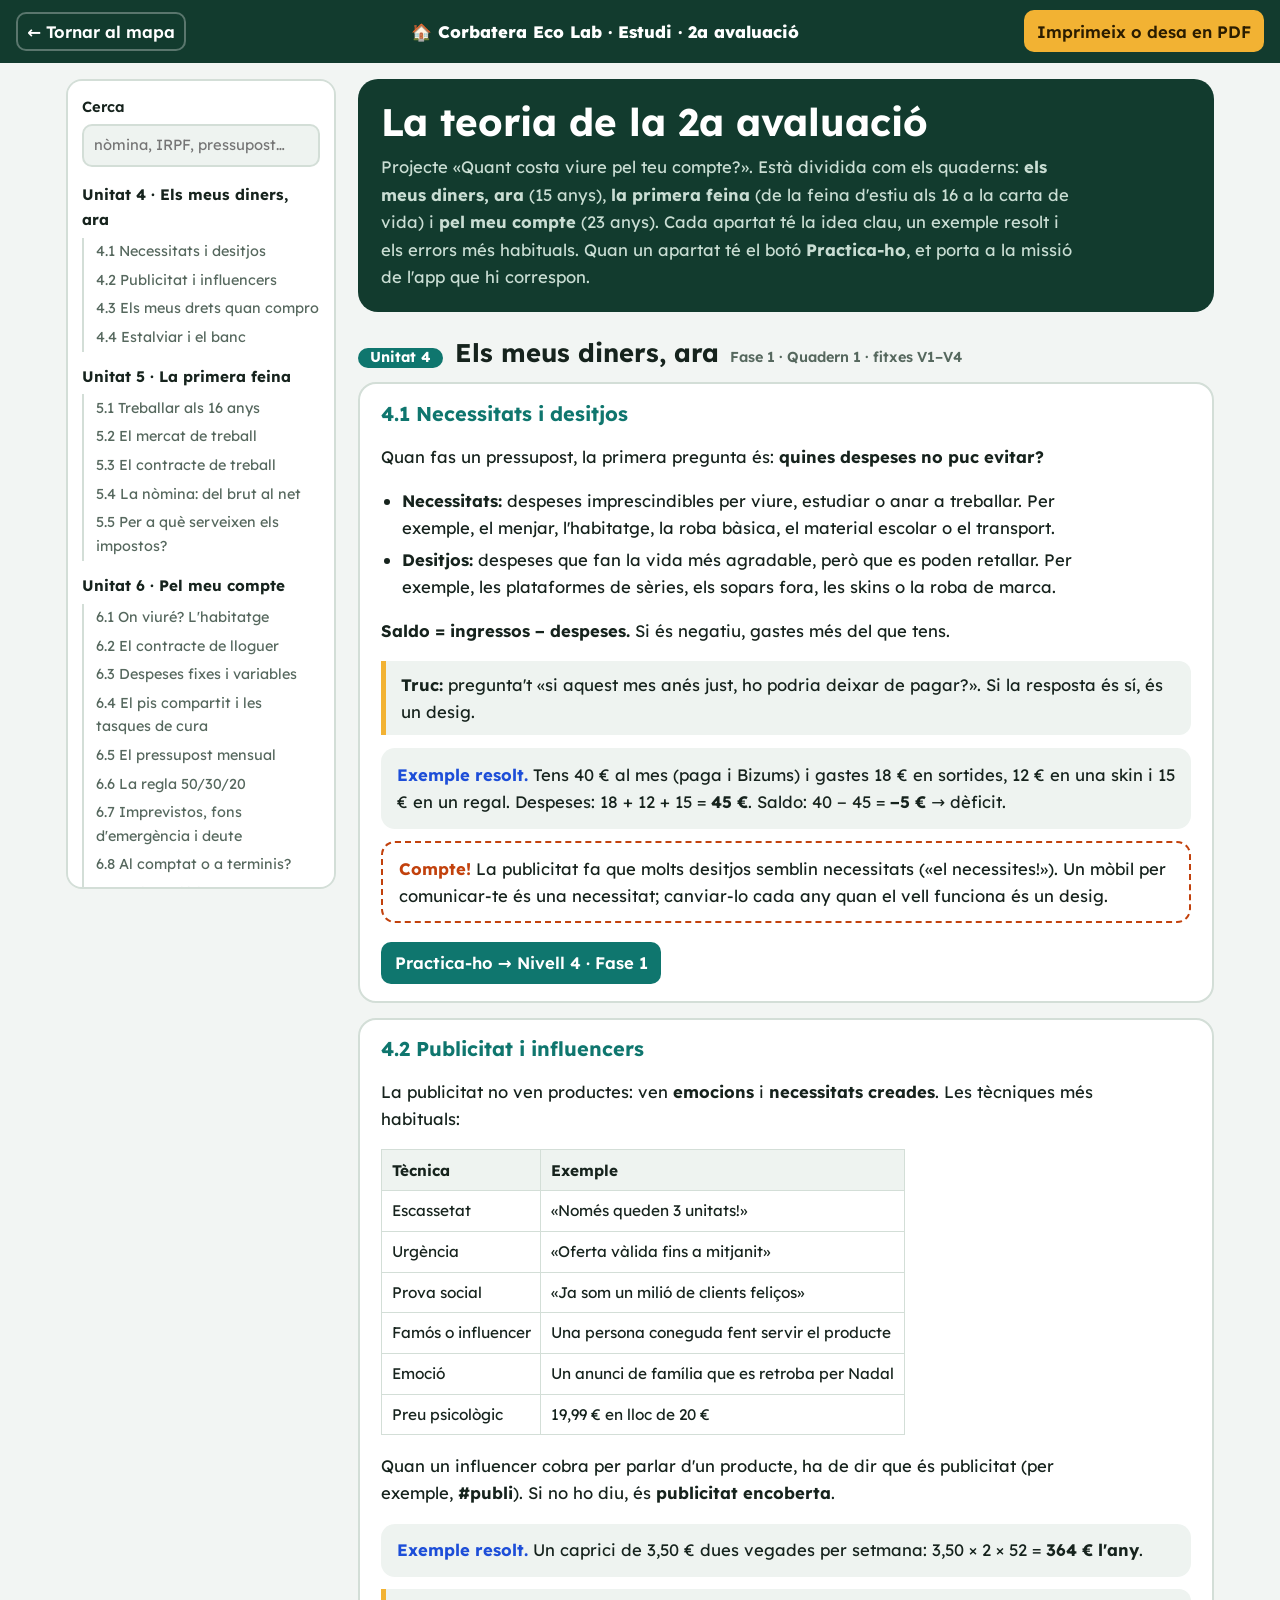
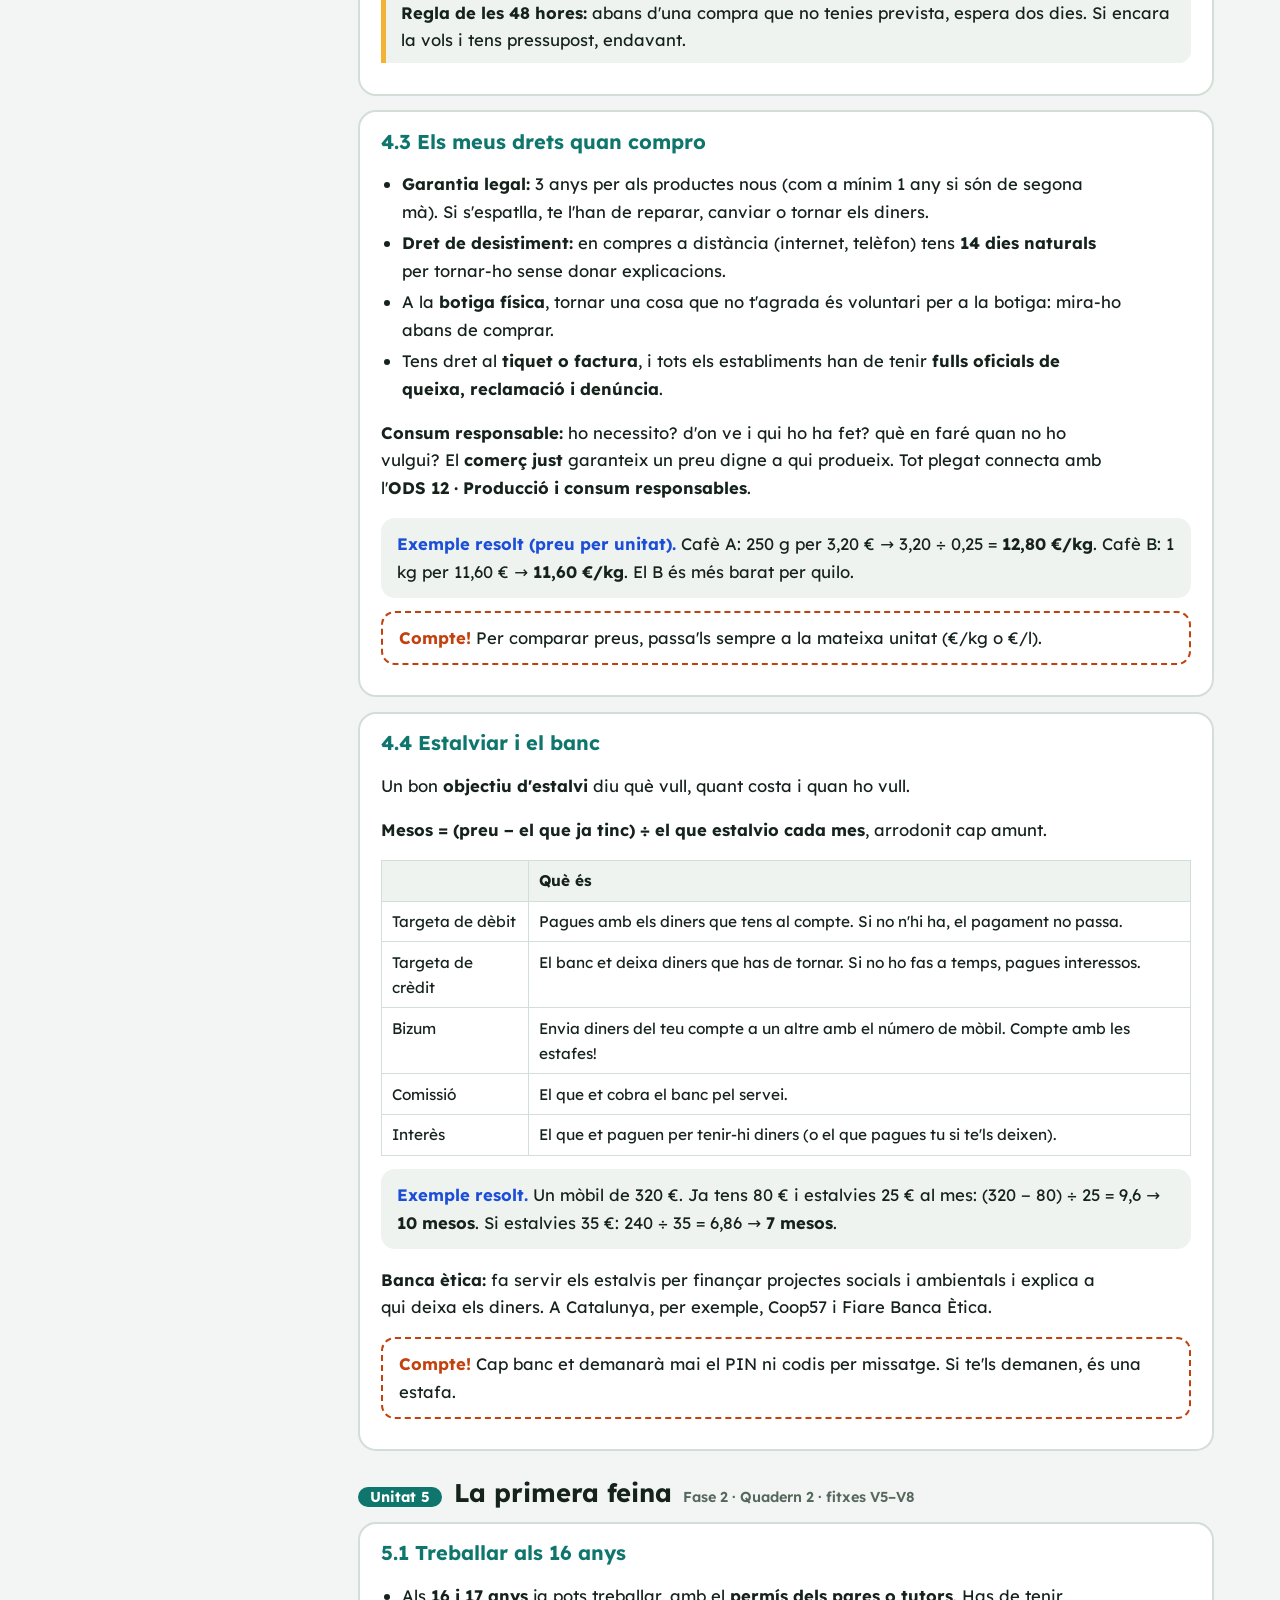
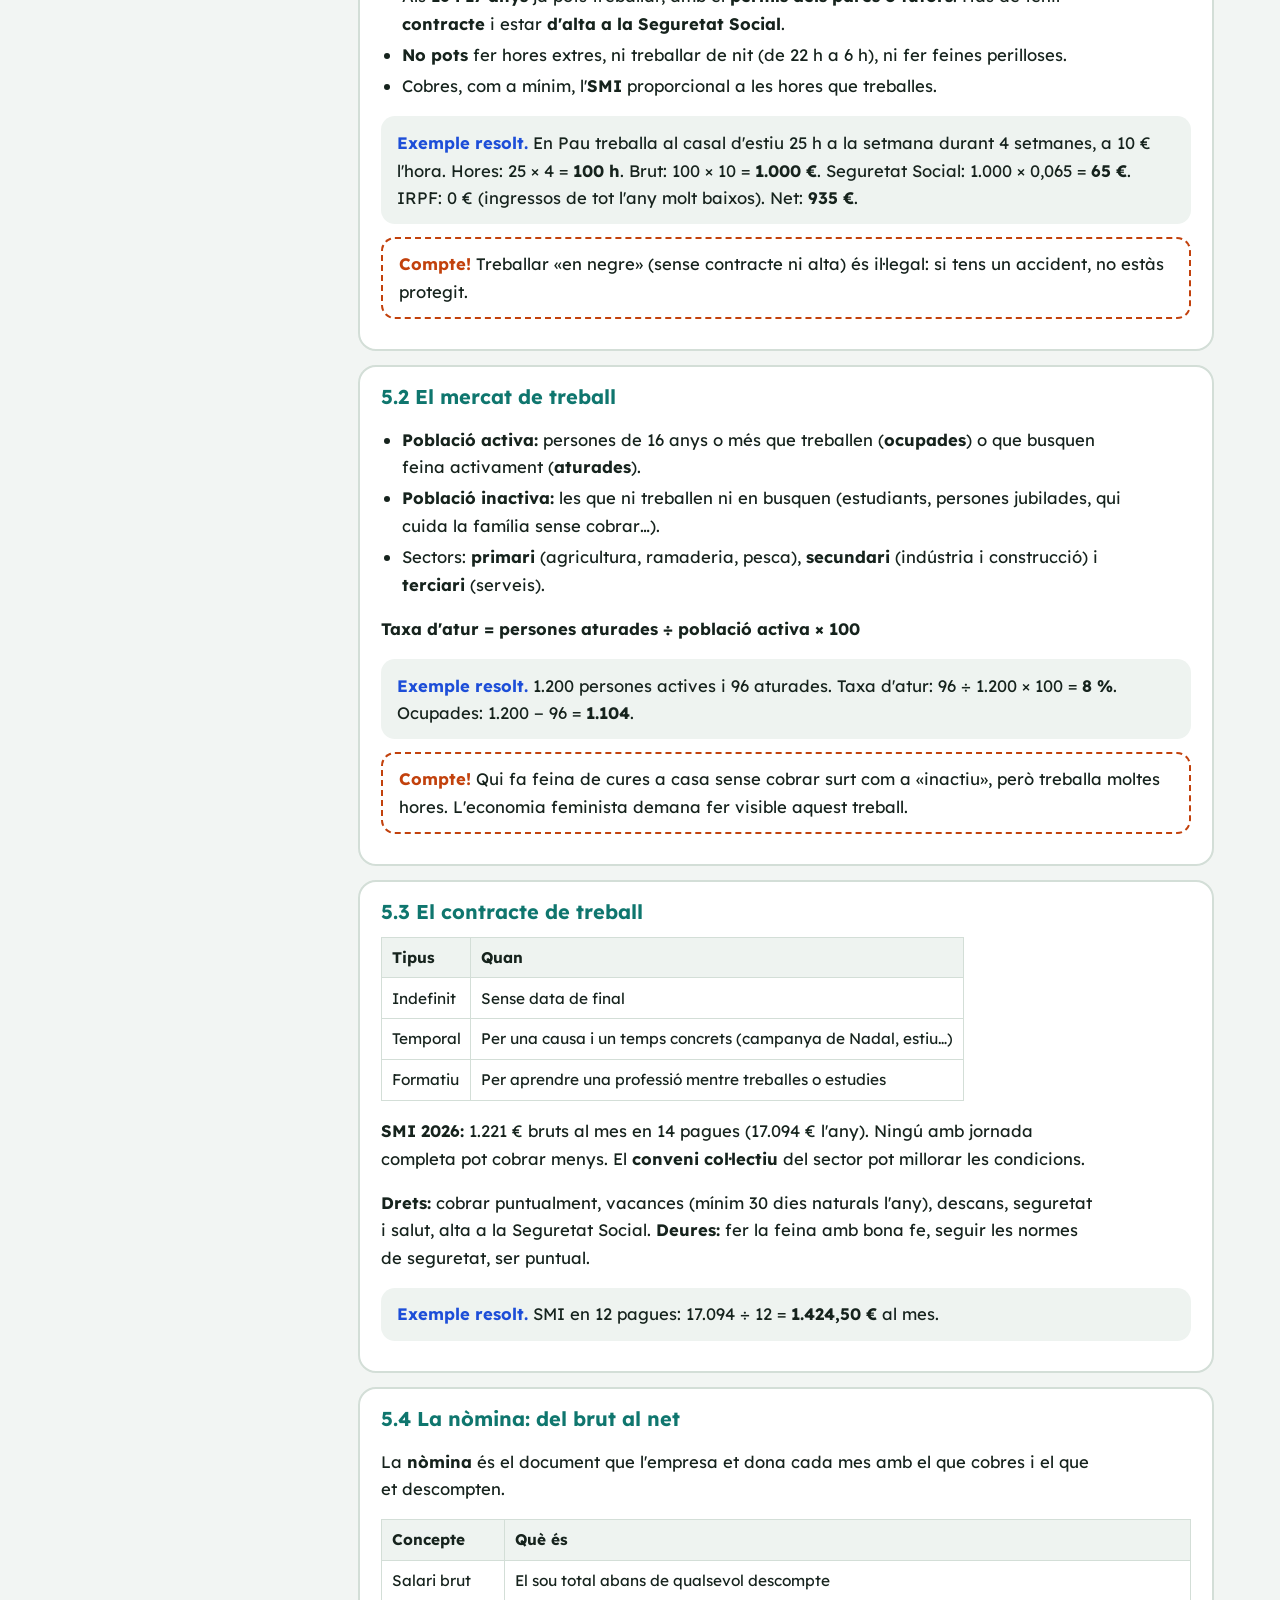
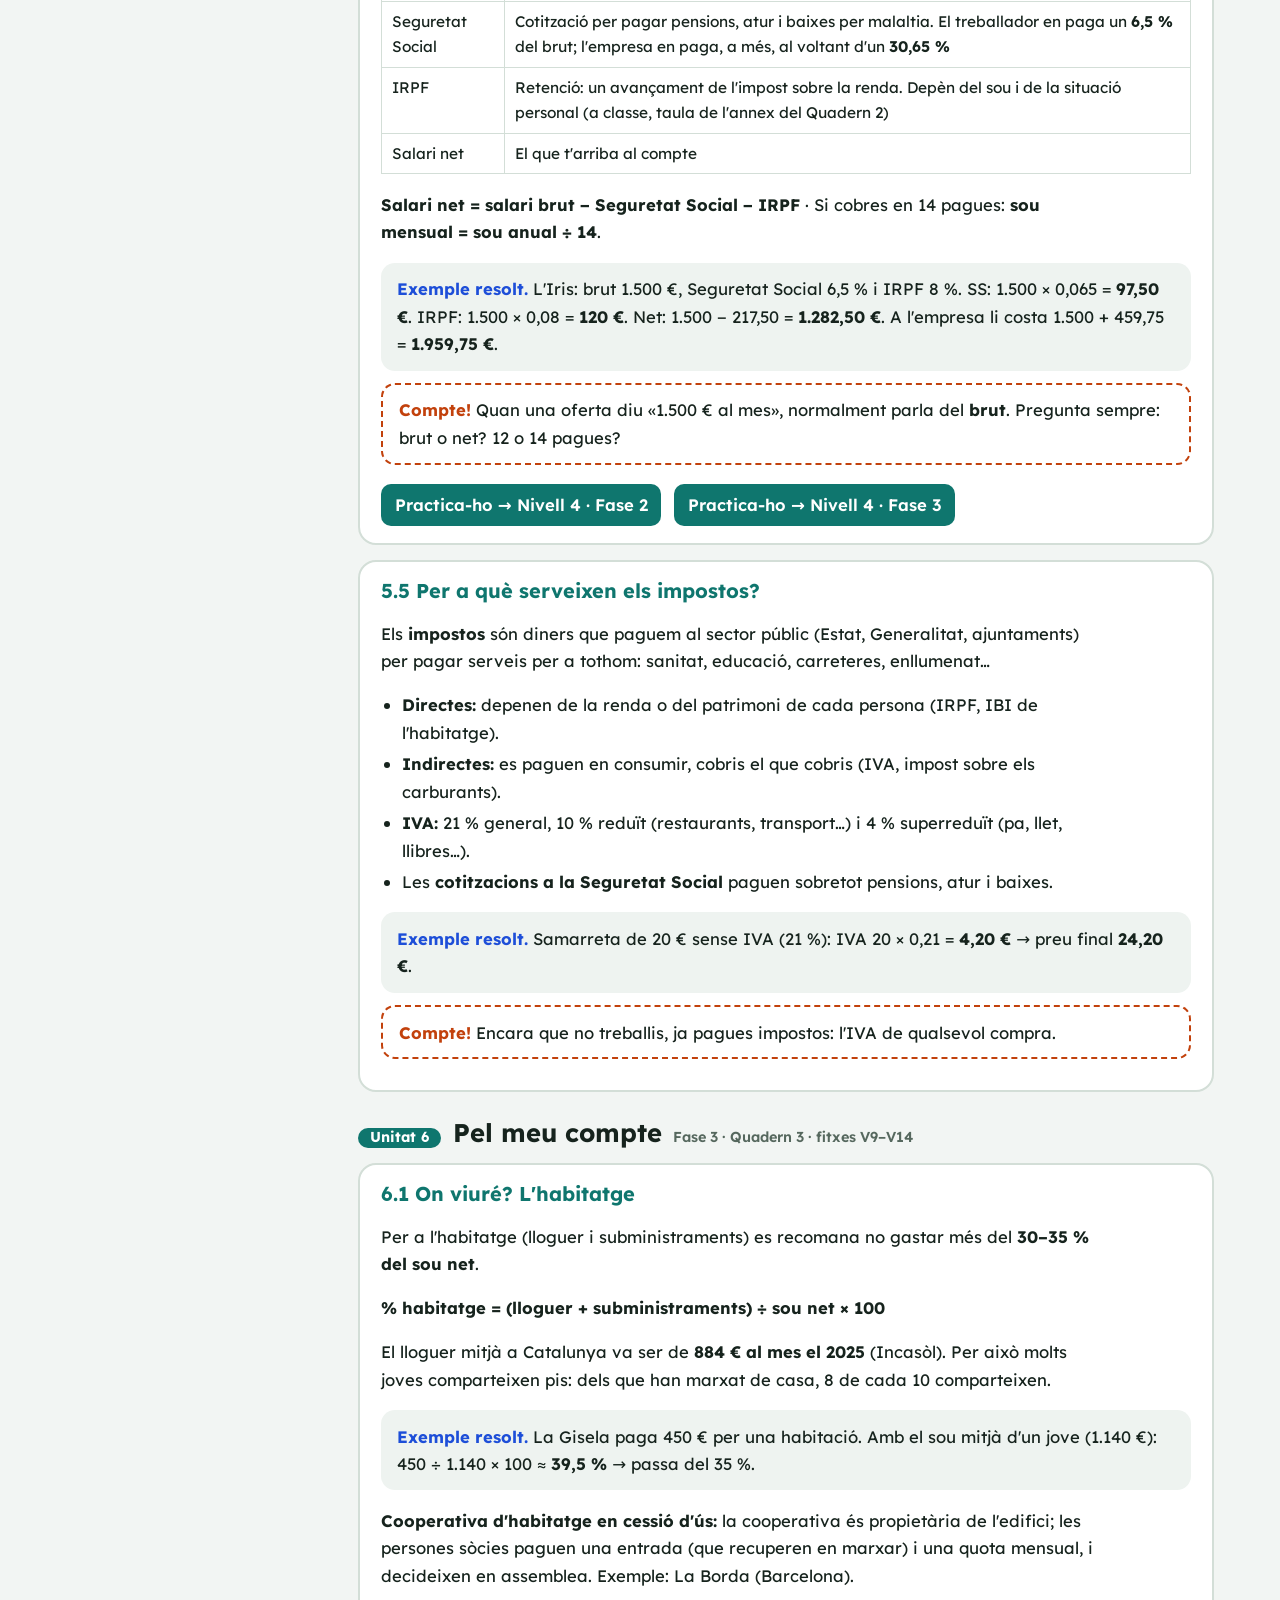
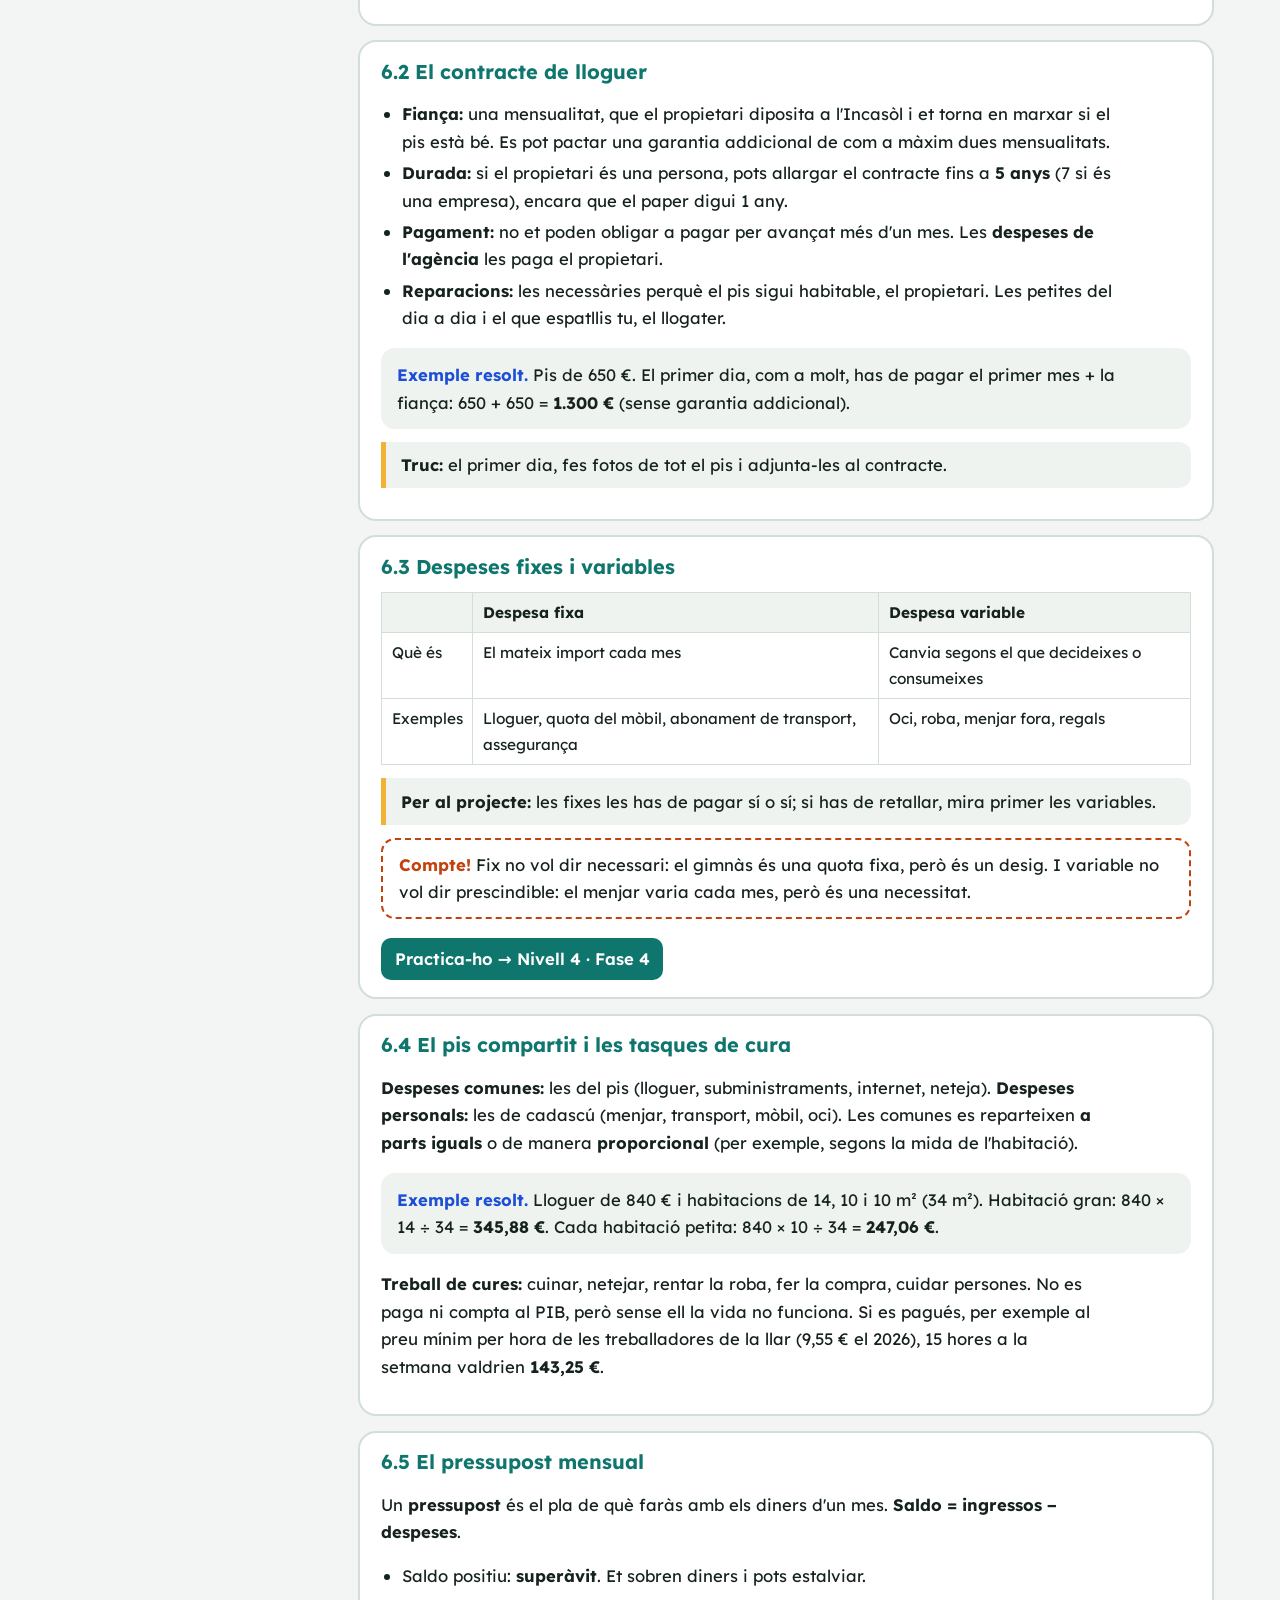
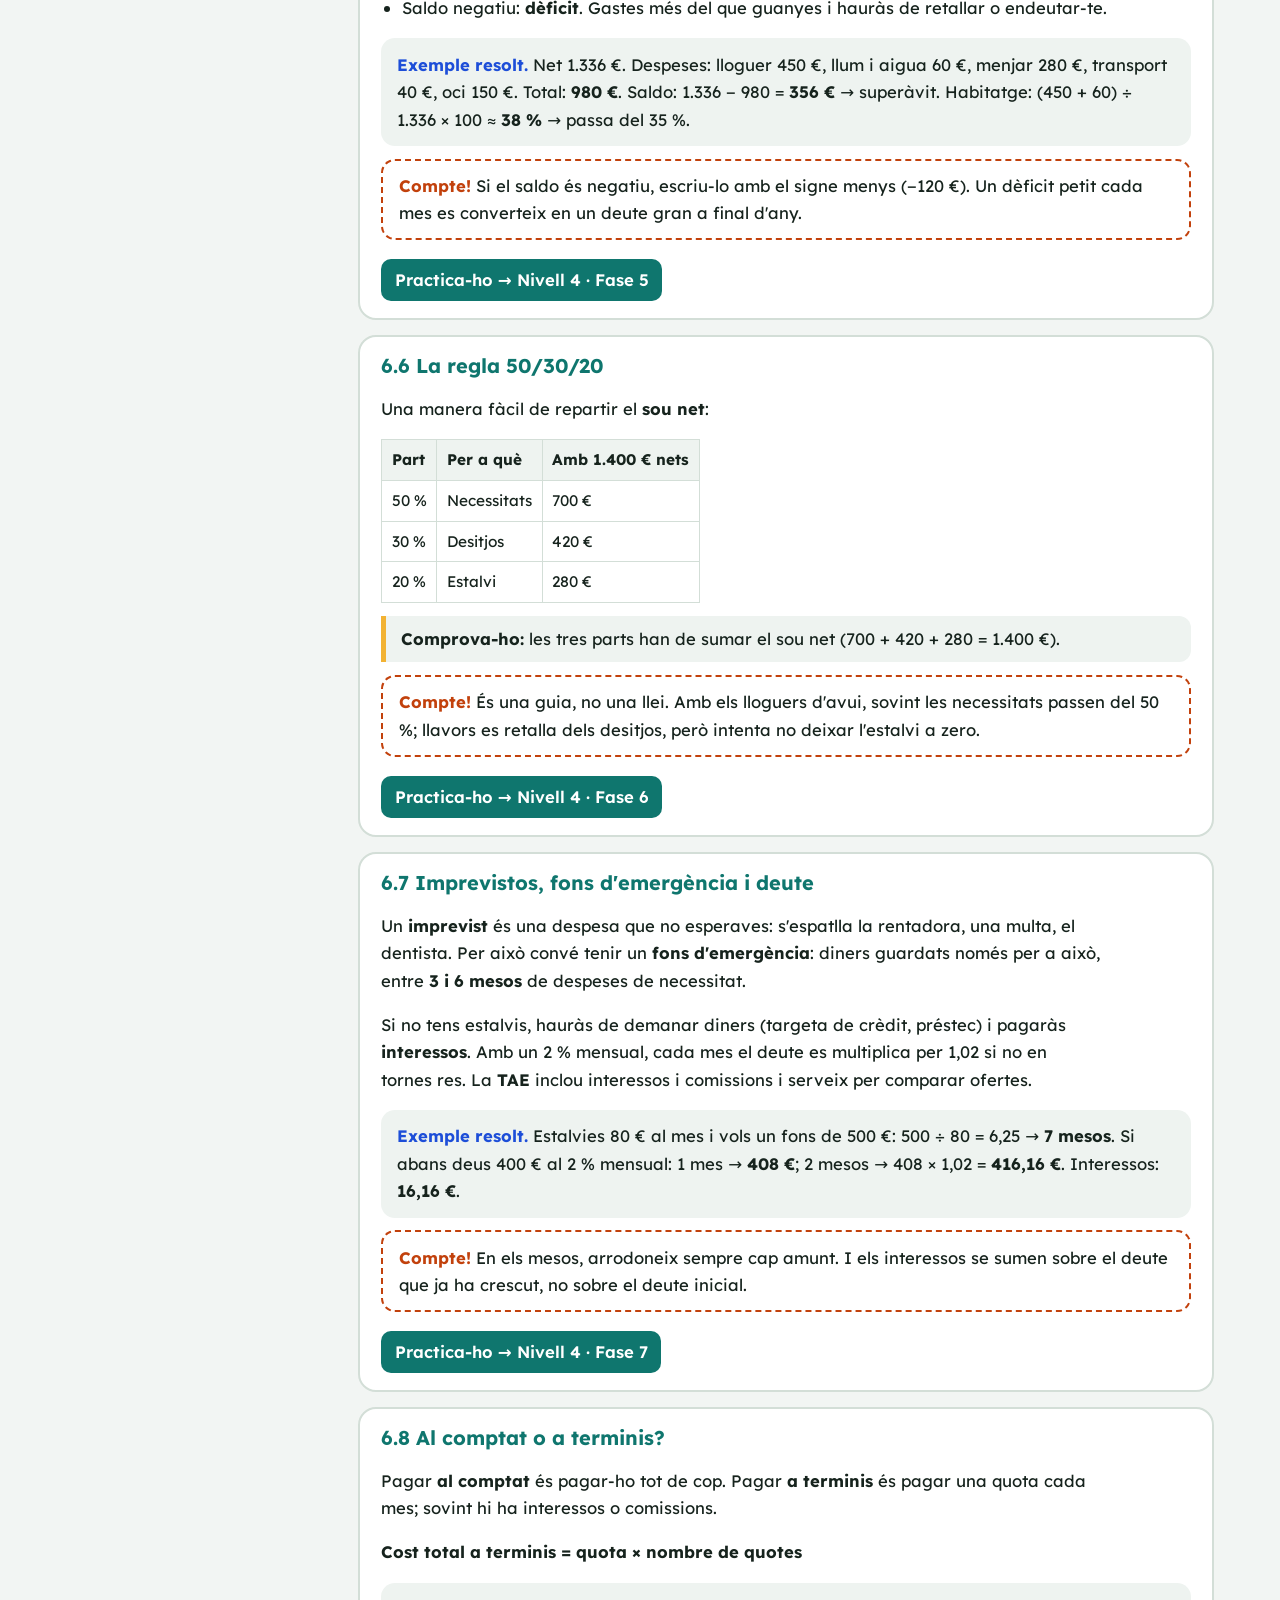
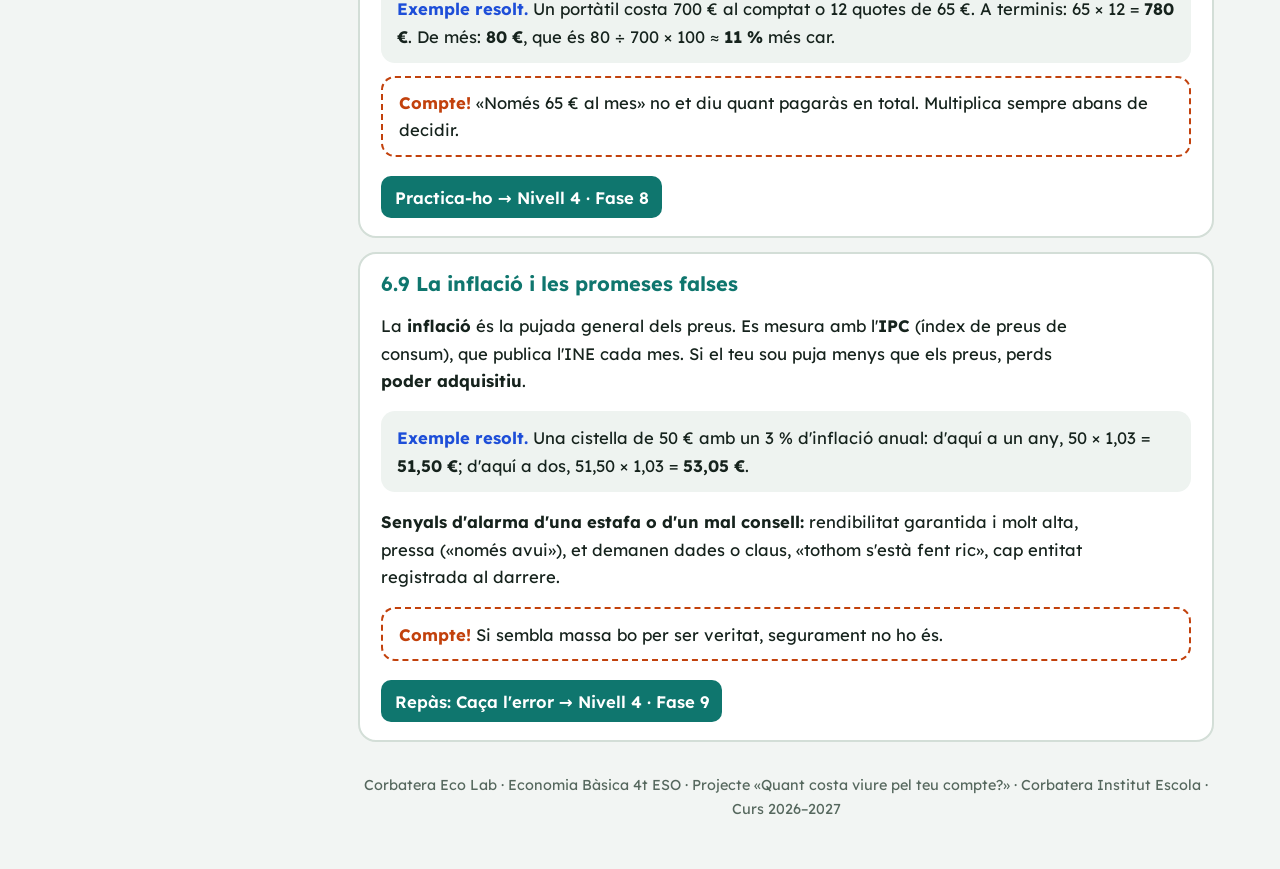
<file: estudi-2.html>
<!doctype html>
<html lang="ca">
<head>
<meta charset="utf-8">
<meta name="viewport" content="width=device-width, initial-scale=1, viewport-fit=cover">
<meta name="description" content="Teoria d'Economia Bàsica 4t ESO, 2a avaluació: quant costa viure pel teu compte? Diners d'ara, publicitat, drets del consumidor, feina, nòmina, impostos, habitatge, pressupost, deute i inflació.">
<title>Estudi 2a avaluació · Corbatera Eco Lab</title>
<link rel="preconnect" href="https://fonts.googleapis.com">
<link rel="preconnect" href="https://fonts.gstatic.com" crossorigin>
<link href="https://fonts.googleapis.com/css2?family=Lexend:wght@400;600;800&display=swap" rel="stylesheet">
<link rel="stylesheet" href="css/estudi.css?v=6">
</head>
<body>
<header class="top">
  <a class="back" href="index.html">← Tornar al mapa</a>
  <div class="brand">🏠 Corbatera Eco Lab · Estudi · 2a avaluació</div>
  <button class="print" id="print">Imprimeix o desa en PDF</button>
</header>

<div class="layout">
<nav class="toc" aria-label="Índex">
  <label class="search"><span>Cerca</span><input id="q" type="search" placeholder="nòmina, IRPF, pressupost…"></label>
  <p class="nores" id="nores" hidden>No hi ha cap apartat amb aquesta paraula.</p>
  <ol id="toc"></ol>
</nav>

<main id="doc">
<section class="intro">
  <h1>La teoria de la 2a avaluació</h1>
  <p>Projecte «Quant costa viure pel teu compte?». Està dividida com els quaderns: <b>els meus diners, ara</b> (15 anys), <b>la primera feina</b> (de la feina d'estiu als 16 a la carta de vida) i <b>pel meu compte</b> (23 anys). Cada apartat té la idea clau, un exemple resolt i els errors més habituals. Quan un apartat té el botó <b>Practica-ho</b>, et porta a la missió de l'app que hi correspon.</p>
</section>

<section class="tema" id="u4">
<h2><span class="tn">Unitat 4</span> Els meus diners, ara <small class="fase">Fase 1 · Quadern 1 · fitxes V1–V4</small></h2>

<article class="ap" id="u4-1">
<h3>4.1 Necessitats i desitjos</h3>
<p>Quan fas un pressupost, la primera pregunta és: <b>quines despeses no puc evitar?</b></p>
<ul>
  <li><b>Necessitats:</b> despeses imprescindibles per viure, estudiar o anar a treballar. Per exemple, el menjar, l'habitatge, la roba bàsica, el material escolar o el transport.</li>
  <li><b>Desitjos:</b> despeses que fan la vida més agradable, però que es poden retallar. Per exemple, les plataformes de sèries, els sopars fora, les skins o la roba de marca.</li>
</ul>
<p><b>Saldo = ingressos − despeses.</b> Si és negatiu, gastes més del que tens.</p>
<div class="tip"><b>Truc:</b> pregunta't «si aquest mes anés just, ho podria deixar de pagar?». Si la resposta és sí, és un desig.</div>
<div class="ex"><b>Exemple resolt.</b> Tens 40 € al mes (paga i Bizums) i gastes 18 € en sortides, 12 € en una skin i 15 € en un regal. Despeses: 18 + 12 + 15 = <b>45 €</b>. Saldo: 40 − 45 = <b>−5 €</b> → dèficit.</div>
<div class="err"><b>Compte!</b> La publicitat fa que molts desitjos semblin necessitats («el necessites!»). Un mòbil per comunicar-te és una necessitat; canviar-lo cada any quan el vell funciona és un desig.</div>
<a class="practice" href="index.html#jugar=N4M1">Practica-ho → Nivell 4 · Fase 1</a>
</article>

<article class="ap" id="u4-2">
<h3>4.2 Publicitat i influencers</h3>
<p>La publicitat no ven productes: ven <b>emocions</b> i <b>necessitats creades</b>. Les tècniques més habituals:</p>
<table>
  <tr><th>Tècnica</th><th>Exemple</th></tr>
  <tr><td>Escassetat</td><td>«Només queden 3 unitats!»</td></tr>
  <tr><td>Urgència</td><td>«Oferta vàlida fins a mitjanit»</td></tr>
  <tr><td>Prova social</td><td>«Ja som un milió de clients feliços»</td></tr>
  <tr><td>Famós o influencer</td><td>Una persona coneguda fent servir el producte</td></tr>
  <tr><td>Emoció</td><td>Un anunci de família que es retroba per Nadal</td></tr>
  <tr><td>Preu psicològic</td><td>19,99 € en lloc de 20 €</td></tr>
</table>
<p>Quan un influencer cobra per parlar d'un producte, ha de dir que és publicitat (per exemple, <b>#publi</b>). Si no ho diu, és <b>publicitat encoberta</b>.</p>
<div class="ex"><b>Exemple resolt.</b> Un caprici de 3,50 € dues vegades per setmana: 3,50 × 2 × 52 = <b>364 € l'any</b>.</div>
<div class="tip"><b>Regla de les 48 hores:</b> abans d'una compra que no tenies prevista, espera dos dies. Si encara la vols i tens pressupost, endavant.</div>
</article>

<article class="ap" id="u4-3">
<h3>4.3 Els meus drets quan compro</h3>
<ul>
  <li><b>Garantia legal:</b> 3 anys per als productes nous (com a mínim 1 any si són de segona mà). Si s'espatlla, te l'han de reparar, canviar o tornar els diners.</li>
  <li><b>Dret de desistiment:</b> en compres a distància (internet, telèfon) tens <b>14 dies naturals</b> per tornar-ho sense donar explicacions.</li>
  <li>A la <b>botiga física</b>, tornar una cosa que no t'agrada és voluntari per a la botiga: mira-ho abans de comprar.</li>
  <li>Tens dret al <b>tiquet o factura</b>, i tots els establiments han de tenir <b>fulls oficials de queixa, reclamació i denúncia</b>.</li>
</ul>
<p><b>Consum responsable:</b> ho necessito? d'on ve i qui ho ha fet? què en faré quan no ho vulgui? El <b>comerç just</b> garanteix un preu digne a qui produeix. Tot plegat connecta amb l'<b>ODS 12 · Producció i consum responsables</b>.</p>
<div class="ex"><b>Exemple resolt (preu per unitat).</b> Cafè A: 250 g per 3,20 € → 3,20 ÷ 0,25 = <b>12,80 €/kg</b>. Cafè B: 1 kg per 11,60 € → <b>11,60 €/kg</b>. El B és més barat per quilo.</div>
<div class="err"><b>Compte!</b> Per comparar preus, passa'ls sempre a la mateixa unitat (€/kg o €/l).</div>
</article>

<article class="ap" id="u4-4">
<h3>4.4 Estalviar i el banc</h3>
<p>Un bon <b>objectiu d'estalvi</b> diu què vull, quant costa i quan ho vull.</p>
<p><b>Mesos = (preu − el que ja tinc) ÷ el que estalvio cada mes</b>, arrodonit cap amunt.</p>
<table>
  <tr><th></th><th>Què és</th></tr>
  <tr><td>Targeta de dèbit</td><td>Pagues amb els diners que tens al compte. Si no n'hi ha, el pagament no passa.</td></tr>
  <tr><td>Targeta de crèdit</td><td>El banc et deixa diners que has de tornar. Si no ho fas a temps, pagues interessos.</td></tr>
  <tr><td>Bizum</td><td>Envia diners del teu compte a un altre amb el número de mòbil. Compte amb les estafes!</td></tr>
  <tr><td>Comissió</td><td>El que et cobra el banc pel servei.</td></tr>
  <tr><td>Interès</td><td>El que et paguen per tenir-hi diners (o el que pagues tu si te'ls deixen).</td></tr>
</table>
<div class="ex"><b>Exemple resolt.</b> Un mòbil de 320 €. Ja tens 80 € i estalvies 25 € al mes: (320 − 80) ÷ 25 = 9,6 → <b>10 mesos</b>. Si estalvies 35 €: 240 ÷ 35 = 6,86 → <b>7 mesos</b>.</div>
<p><b>Banca ètica:</b> fa servir els estalvis per finançar projectes socials i ambientals i explica a qui deixa els diners. A Catalunya, per exemple, Coop57 i Fiare Banca Ètica.</p>
<div class="err"><b>Compte!</b> Cap banc et demanarà mai el PIN ni codis per missatge. Si te'ls demanen, és una estafa.</div>
</article>
</section>

<section class="tema" id="u5">
<h2><span class="tn">Unitat 5</span> La primera feina <small class="fase">Fase 2 · Quadern 2 · fitxes V5–V8</small></h2>

<article class="ap" id="u5-1">
<h3>5.1 Treballar als 16 anys</h3>
<ul>
  <li>Als <b>16 i 17 anys</b> ja pots treballar, amb el <b>permís dels pares o tutors</b>. Has de tenir <b>contracte</b> i estar <b>d'alta a la Seguretat Social</b>.</li>
  <li><b>No pots</b> fer hores extres, ni treballar de nit (de 22 h a 6 h), ni fer feines perilloses.</li>
  <li>Cobres, com a mínim, l'<b>SMI</b> proporcional a les hores que treballes.</li>
</ul>
<div class="ex"><b>Exemple resolt.</b> En Pau treballa al casal d'estiu 25 h a la setmana durant 4 setmanes, a 10 € l'hora. Hores: 25 × 4 = <b>100 h</b>. Brut: 100 × 10 = <b>1.000 €</b>. Seguretat Social: 1.000 × 0,065 = <b>65 €</b>. IRPF: 0 € (ingressos de tot l'any molt baixos). Net: <b>935 €</b>.</div>
<div class="err"><b>Compte!</b> Treballar «en negre» (sense contracte ni alta) és il·legal: si tens un accident, no estàs protegit.</div>
</article>

<article class="ap" id="u5-2">
<h3>5.2 El mercat de treball</h3>
<ul>
  <li><b>Població activa:</b> persones de 16 anys o més que treballen (<b>ocupades</b>) o que busquen feina activament (<b>aturades</b>).</li>
  <li><b>Població inactiva:</b> les que ni treballen ni en busquen (estudiants, persones jubilades, qui cuida la família sense cobrar…).</li>
  <li>Sectors: <b>primari</b> (agricultura, ramaderia, pesca), <b>secundari</b> (indústria i construcció) i <b>terciari</b> (serveis).</li>
</ul>
<p><b>Taxa d'atur = persones aturades ÷ població activa × 100</b></p>
<div class="ex"><b>Exemple resolt.</b> 1.200 persones actives i 96 aturades. Taxa d'atur: 96 ÷ 1.200 × 100 = <b>8 %</b>. Ocupades: 1.200 − 96 = <b>1.104</b>.</div>
<div class="err"><b>Compte!</b> Qui fa feina de cures a casa sense cobrar surt com a «inactiu», però treballa moltes hores. L'economia feminista demana fer visible aquest treball.</div>
</article>

<article class="ap" id="u5-3">
<h3>5.3 El contracte de treball</h3>
<table>
  <tr><th>Tipus</th><th>Quan</th></tr>
  <tr><td>Indefinit</td><td>Sense data de final</td></tr>
  <tr><td>Temporal</td><td>Per una causa i un temps concrets (campanya de Nadal, estiu…)</td></tr>
  <tr><td>Formatiu</td><td>Per aprendre una professió mentre treballes o estudies</td></tr>
</table>
<p><b>SMI 2026:</b> 1.221 € bruts al mes en 14 pagues (17.094 € l'any). Ningú amb jornada completa pot cobrar menys. El <b>conveni col·lectiu</b> del sector pot millorar les condicions.</p>
<p><b>Drets:</b> cobrar puntualment, vacances (mínim 30 dies naturals l'any), descans, seguretat i salut, alta a la Seguretat Social. <b>Deures:</b> fer la feina amb bona fe, seguir les normes de seguretat, ser puntual.</p>
<div class="ex"><b>Exemple resolt.</b> SMI en 12 pagues: 17.094 ÷ 12 = <b>1.424,50 €</b> al mes.</div>
</article>

<article class="ap" id="u5-4">
<h3>5.4 La nòmina: del brut al net</h3>
<p>La <b>nòmina</b> és el document que l'empresa et dona cada mes amb el que cobres i el que et descompten.</p>
<table>
  <tr><th>Concepte</th><th>Què és</th></tr>
  <tr><td>Salari brut</td><td>El sou total abans de qualsevol descompte</td></tr>
  <tr><td>Seguretat Social</td><td>Cotització per pagar pensions, atur i baixes per malaltia. El treballador en paga un <b>6,5 %</b> del brut; l'empresa en paga, a més, al voltant d'un <b>30,65 %</b></td></tr>
  <tr><td>IRPF</td><td>Retenció: un avançament de l'impost sobre la renda. Depèn del sou i de la situació personal (a classe, taula de l'annex del Quadern 2)</td></tr>
  <tr><td>Salari net</td><td>El que t'arriba al compte</td></tr>
</table>
<p><b>Salari net = salari brut − Seguretat Social − IRPF</b> · Si cobres en 14 pagues: <b>sou mensual = sou anual ÷ 14</b>.</p>
<div class="ex"><b>Exemple resolt.</b> L'Iris: brut 1.500 €, Seguretat Social 6,5 % i IRPF 8 %. SS: 1.500 × 0,065 = <b>97,50 €</b>. IRPF: 1.500 × 0,08 = <b>120 €</b>. Net: 1.500 − 217,50 = <b>1.282,50 €</b>. A l'empresa li costa 1.500 + 459,75 = <b>1.959,75 €</b>.</div>
<div class="err"><b>Compte!</b> Quan una oferta diu «1.500 € al mes», normalment parla del <b>brut</b>. Pregunta sempre: brut o net? 12 o 14 pagues?</div>
<a class="practice" href="index.html#jugar=N4M2">Practica-ho → Nivell 4 · Fase 2</a>
<a class="practice" href="index.html#jugar=N4M3">Practica-ho → Nivell 4 · Fase 3</a>
</article>

<article class="ap" id="u5-5">
<h3>5.5 Per a què serveixen els impostos?</h3>
<p>Els <b>impostos</b> són diners que paguem al sector públic (Estat, Generalitat, ajuntaments) per pagar serveis per a tothom: sanitat, educació, carreteres, enllumenat…</p>
<ul>
  <li><b>Directes:</b> depenen de la renda o del patrimoni de cada persona (IRPF, IBI de l'habitatge).</li>
  <li><b>Indirectes:</b> es paguen en consumir, cobris el que cobris (IVA, impost sobre els carburants).</li>
  <li><b>IVA:</b> 21 % general, 10 % reduït (restaurants, transport…) i 4 % superreduït (pa, llet, llibres…).</li>
  <li>Les <b>cotitzacions a la Seguretat Social</b> paguen sobretot pensions, atur i baixes.</li>
</ul>
<div class="ex"><b>Exemple resolt.</b> Samarreta de 20 € sense IVA (21 %): IVA 20 × 0,21 = <b>4,20 €</b> → preu final <b>24,20 €</b>.</div>
<div class="err"><b>Compte!</b> Encara que no treballis, ja pagues impostos: l'IVA de qualsevol compra.</div>
</article>
</section>

<section class="tema" id="u6">
<h2><span class="tn">Unitat 6</span> Pel meu compte <small class="fase">Fase 3 · Quadern 3 · fitxes V9–V14</small></h2>

<article class="ap" id="u6-1">
<h3>6.1 On viuré? L'habitatge</h3>
<p>Per a l'habitatge (lloguer i subministraments) es recomana no gastar més del <b>30–35 % del sou net</b>.</p>
<p><b>% habitatge = (lloguer + subministraments) ÷ sou net × 100</b></p>
<p>El lloguer mitjà a Catalunya va ser de <b>884 € al mes el 2025</b> (Incasòl). Per això molts joves comparteixen pis: dels que han marxat de casa, 8 de cada 10 comparteixen.</p>
<div class="ex"><b>Exemple resolt.</b> La Gisela paga 450 € per una habitació. Amb el sou mitjà d'un jove (1.140 €): 450 ÷ 1.140 × 100 ≈ <b>39,5 %</b> → passa del 35 %.</div>
<p><b>Cooperativa d'habitatge en cessió d'ús:</b> la cooperativa és propietària de l'edifici; les persones sòcies paguen una entrada (que recuperen en marxar) i una quota mensual, i decideixen en assemblea. Exemple: La Borda (Barcelona).</p>
</article>

<article class="ap" id="u6-2">
<h3>6.2 El contracte de lloguer</h3>
<ul>
  <li><b>Fiança:</b> una mensualitat, que el propietari diposita a l'Incasòl i et torna en marxar si el pis està bé. Es pot pactar una garantia addicional de com a màxim dues mensualitats.</li>
  <li><b>Durada:</b> si el propietari és una persona, pots allargar el contracte fins a <b>5 anys</b> (7 si és una empresa), encara que el paper digui 1 any.</li>
  <li><b>Pagament:</b> no et poden obligar a pagar per avançat més d'un mes. Les <b>despeses de l'agència</b> les paga el propietari.</li>
  <li><b>Reparacions:</b> les necessàries perquè el pis sigui habitable, el propietari. Les petites del dia a dia i el que espatllis tu, el llogater.</li>
</ul>
<div class="ex"><b>Exemple resolt.</b> Pis de 650 €. El primer dia, com a molt, has de pagar el primer mes + la fiança: 650 + 650 = <b>1.300 €</b> (sense garantia addicional).</div>
<div class="tip"><b>Truc:</b> el primer dia, fes fotos de tot el pis i adjunta-les al contracte.</div>
</article>

<article class="ap" id="u6-3">
<h3>6.3 Despeses fixes i variables</h3>
<table>
  <tr><th></th><th>Despesa fixa</th><th>Despesa variable</th></tr>
  <tr><td>Què és</td><td>El mateix import cada mes</td><td>Canvia segons el que decideixes o consumeixes</td></tr>
  <tr><td>Exemples</td><td>Lloguer, quota del mòbil, abonament de transport, assegurança</td><td>Oci, roba, menjar fora, regals</td></tr>
</table>
<div class="tip"><b>Per al projecte:</b> les fixes les has de pagar sí o sí; si has de retallar, mira primer les variables.</div>
<div class="err"><b>Compte!</b> Fix no vol dir necessari: el gimnàs és una quota fixa, però és un desig. I variable no vol dir prescindible: el menjar varia cada mes, però és una necessitat.</div>
<a class="practice" href="index.html#jugar=N4M4">Practica-ho → Nivell 4 · Fase 4</a>
</article>

<article class="ap" id="u6-4">
<h3>6.4 El pis compartit i les tasques de cura</h3>
<p><b>Despeses comunes:</b> les del pis (lloguer, subministraments, internet, neteja). <b>Despeses personals:</b> les de cadascú (menjar, transport, mòbil, oci). Les comunes es reparteixen <b>a parts iguals</b> o de manera <b>proporcional</b> (per exemple, segons la mida de l'habitació).</p>
<div class="ex"><b>Exemple resolt.</b> Lloguer de 840 € i habitacions de 14, 10 i 10 m² (34 m²). Habitació gran: 840 × 14 ÷ 34 = <b>345,88 €</b>. Cada habitació petita: 840 × 10 ÷ 34 = <b>247,06 €</b>.</div>
<p><b>Treball de cures:</b> cuinar, netejar, rentar la roba, fer la compra, cuidar persones. No es paga ni compta al PIB, però sense ell la vida no funciona. Si es pagués, per exemple al preu mínim per hora de les treballadores de la llar (9,55 € el 2026), 15 hores a la setmana valdrien <b>143,25 €</b>.</p>
</article>

<article class="ap" id="u6-5">
<h3>6.5 El pressupost mensual</h3>
<p>Un <b>pressupost</b> és el pla de què faràs amb els diners d'un mes. <b>Saldo = ingressos − despeses</b>.</p>
<ul>
  <li>Saldo positiu: <b>superàvit</b>. Et sobren diners i pots estalviar.</li>
  <li>Saldo negatiu: <b>dèficit</b>. Gastes més del que guanyes i hauràs de retallar o endeutar-te.</li>
</ul>
<div class="ex"><b>Exemple resolt.</b> Net 1.336 €. Despeses: lloguer 450 €, llum i aigua 60 €, menjar 280 €, transport 40 €, oci 150 €. Total: <b>980 €</b>. Saldo: 1.336 − 980 = <b>356 €</b> → superàvit. Habitatge: (450 + 60) ÷ 1.336 × 100 ≈ <b>38 %</b> → passa del 35 %.</div>
<div class="err"><b>Compte!</b> Si el saldo és negatiu, escriu-lo amb el signe menys (−120 €). Un dèficit petit cada mes es converteix en un deute gran a final d'any.</div>
<a class="practice" href="index.html#jugar=N4M5">Practica-ho → Nivell 4 · Fase 5</a>
</article>

<article class="ap" id="u6-6">
<h3>6.6 La regla 50/30/20</h3>
<p>Una manera fàcil de repartir el <b>sou net</b>:</p>
<table>
  <tr><th>Part</th><th>Per a què</th><th>Amb 1.400 € nets</th></tr>
  <tr><td>50 %</td><td>Necessitats</td><td>700 €</td></tr>
  <tr><td>30 %</td><td>Desitjos</td><td>420 €</td></tr>
  <tr><td>20 %</td><td>Estalvi</td><td>280 €</td></tr>
</table>
<div class="tip"><b>Comprova-ho:</b> les tres parts han de sumar el sou net (700 + 420 + 280 = 1.400 €).</div>
<div class="err"><b>Compte!</b> És una guia, no una llei. Amb els lloguers d'avui, sovint les necessitats passen del 50 %; llavors es retalla dels desitjos, però intenta no deixar l'estalvi a zero.</div>
<a class="practice" href="index.html#jugar=N4M6">Practica-ho → Nivell 4 · Fase 6</a>
</article>

<article class="ap" id="u6-7">
<h3>6.7 Imprevistos, fons d'emergència i deute</h3>
<p>Un <b>imprevist</b> és una despesa que no esperaves: s'espatlla la rentadora, una multa, el dentista. Per això convé tenir un <b>fons d'emergència</b>: diners guardats només per a això, entre <b>3 i 6 mesos</b> de despeses de necessitat.</p>
<p>Si no tens estalvis, hauràs de demanar diners (targeta de crèdit, préstec) i pagaràs <b>interessos</b>. Amb un 2 % mensual, cada mes el deute es multiplica per 1,02 si no en tornes res. La <b>TAE</b> inclou interessos i comissions i serveix per comparar ofertes.</p>
<div class="ex"><b>Exemple resolt.</b> Estalvies 80 € al mes i vols un fons de 500 €: 500 ÷ 80 = 6,25 → <b>7 mesos</b>. Si abans deus 400 € al 2 % mensual: 1 mes → <b>408 €</b>; 2 mesos → 408 × 1,02 = <b>416,16 €</b>. Interessos: <b>16,16 €</b>.</div>
<div class="err"><b>Compte!</b> En els mesos, arrodoneix sempre cap amunt. I els interessos se sumen sobre el deute que ja ha crescut, no sobre el deute inicial.</div>
<a class="practice" href="index.html#jugar=N4M7">Practica-ho → Nivell 4 · Fase 7</a>
</article>

<article class="ap" id="u6-8">
<h3>6.8 Al comptat o a terminis?</h3>
<p>Pagar <b>al comptat</b> és pagar-ho tot de cop. Pagar <b>a terminis</b> és pagar una quota cada mes; sovint hi ha interessos o comissions.</p>
<p><b>Cost total a terminis = quota × nombre de quotes</b></p>
<div class="ex"><b>Exemple resolt.</b> Un portàtil costa 700 € al comptat o 12 quotes de 65 €. A terminis: 65 × 12 = <b>780 €</b>. De més: <b>80 €</b>, que és 80 ÷ 700 × 100 ≈ <b>11 %</b> més car.</div>
<div class="err"><b>Compte!</b> «Només 65 € al mes» no et diu quant pagaràs en total. Multiplica sempre abans de decidir.</div>
<a class="practice" href="index.html#jugar=N4M8">Practica-ho → Nivell 4 · Fase 8</a>
</article>

<article class="ap" id="u6-9">
<h3>6.9 La inflació i les promeses falses</h3>
<p>La <b>inflació</b> és la pujada general dels preus. Es mesura amb l'<b>IPC</b> (índex de preus de consum), que publica l'INE cada mes. Si el teu sou puja menys que els preus, perds <b>poder adquisitiu</b>.</p>
<div class="ex"><b>Exemple resolt.</b> Una cistella de 50 € amb un 3 % d'inflació anual: d'aquí a un any, 50 × 1,03 = <b>51,50 €</b>; d'aquí a dos, 51,50 × 1,03 = <b>53,05 €</b>.</div>
<p><b>Senyals d'alarma d'una estafa o d'un mal consell:</b> rendibilitat garantida i molt alta, pressa («només avui»), et demanen dades o claus, «tothom s'està fent ric», cap entitat registrada al darrere.</p>
<div class="err"><b>Compte!</b> Si sembla massa bo per ser veritat, segurament no ho és.</div>
<a class="practice" href="index.html#jugar=N4M9">Repàs: Caça l'error → Nivell 4 · Fase 9</a>
</article>
</section>

<p class="foot">Corbatera Eco Lab · Economia Bàsica 4t ESO · Projecte «Quant costa viure pel teu compte?» · Corbatera Institut Escola · Curs 2026–2027</p>
</main>
</div>

<script>
(function () {
  var doc = document.getElementById('doc'), toc = document.getElementById('toc');
  // Índex generat a partir dels títols
  var temes = doc.querySelectorAll('.tema');
  toc.innerHTML = Array.prototype.map.call(temes, function (t) {
    var aps = t.querySelectorAll('.ap');
    return '<li data-t="' + t.id + '"><a href="#' + t.id + '">' + t.querySelector('h2').textContent.replace(/^Unitat \d/, function (m) { return m + ' ·'; }).replace(/Fase \d · Quadern.*$/, '') + '</a><ol>' +
      Array.prototype.map.call(aps, function (a) { return '<li data-a="' + a.id + '"><a href="#' + a.id + '">' + a.querySelector('h3').textContent + '</a></li>'; }).join('') + '</ol></li>';
  }).join('');
  // Cercador
  var norm = function (s) { return s.toLowerCase().normalize('NFD').replace(/[\u0300-\u036f]/g, ''); };
  var q = document.getElementById('q');
  q.addEventListener('input', function () {
    var v = norm(q.value.trim()), any = false;
    var re = v ? new RegExp('(^|[^a-z0-9])' + v.replace(/[.*+?^${}()|[\]\\]/g, '\\$&')) : null;
    temes.forEach(function (t) {
      var vis = 0;
      t.querySelectorAll('.ap').forEach(function (a) {
        var hit = !re || re.test(norm(a.textContent));
        a.hidden = !hit; toc.querySelector('[data-a="' + a.id + '"]').hidden = !hit; if (hit) vis++;
      });
      t.hidden = !vis; toc.querySelector('[data-t="' + t.id + '"]').hidden = !vis; if (vis) any = true;
    });
    document.getElementById('nores').hidden = any;
  });
  document.getElementById('print').onclick = function () { q.value = ''; q.dispatchEvent(new Event('input')); window.print(); };
})();
</script>
</body>
</html>
</file>
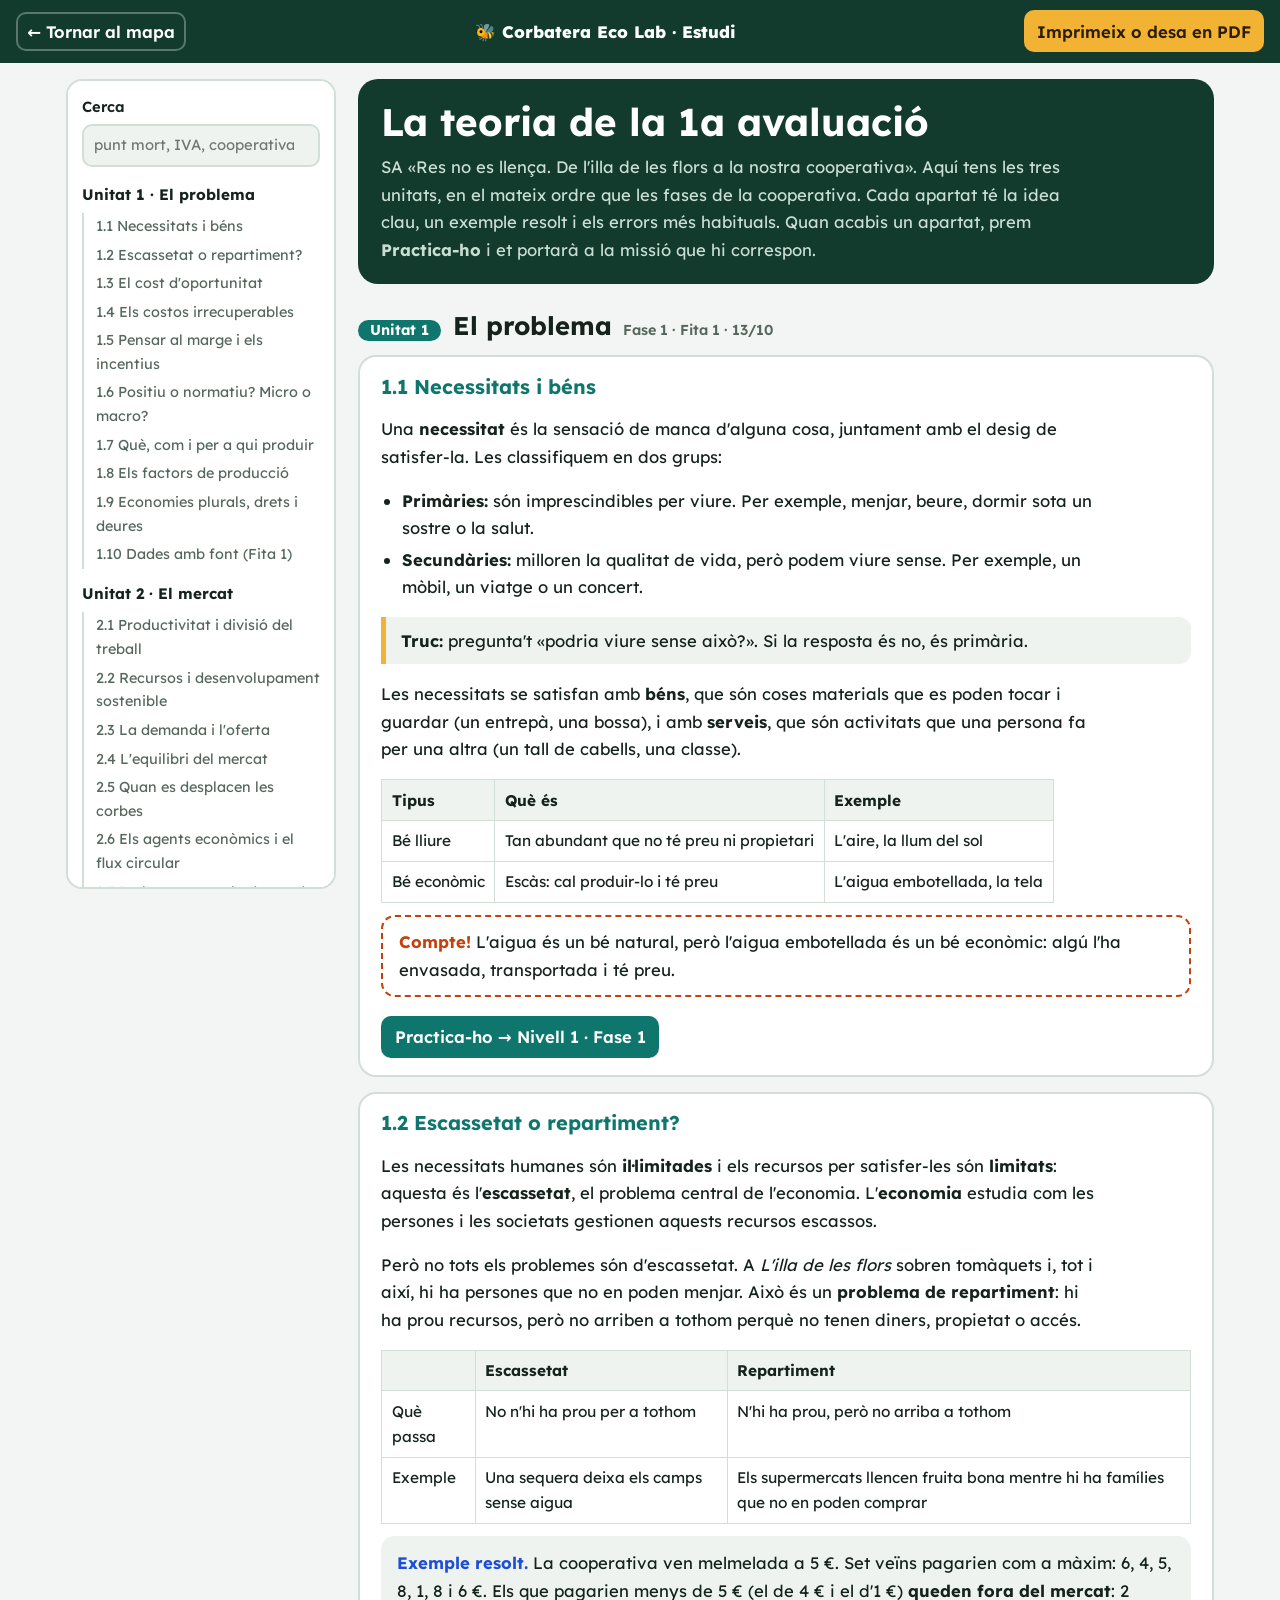
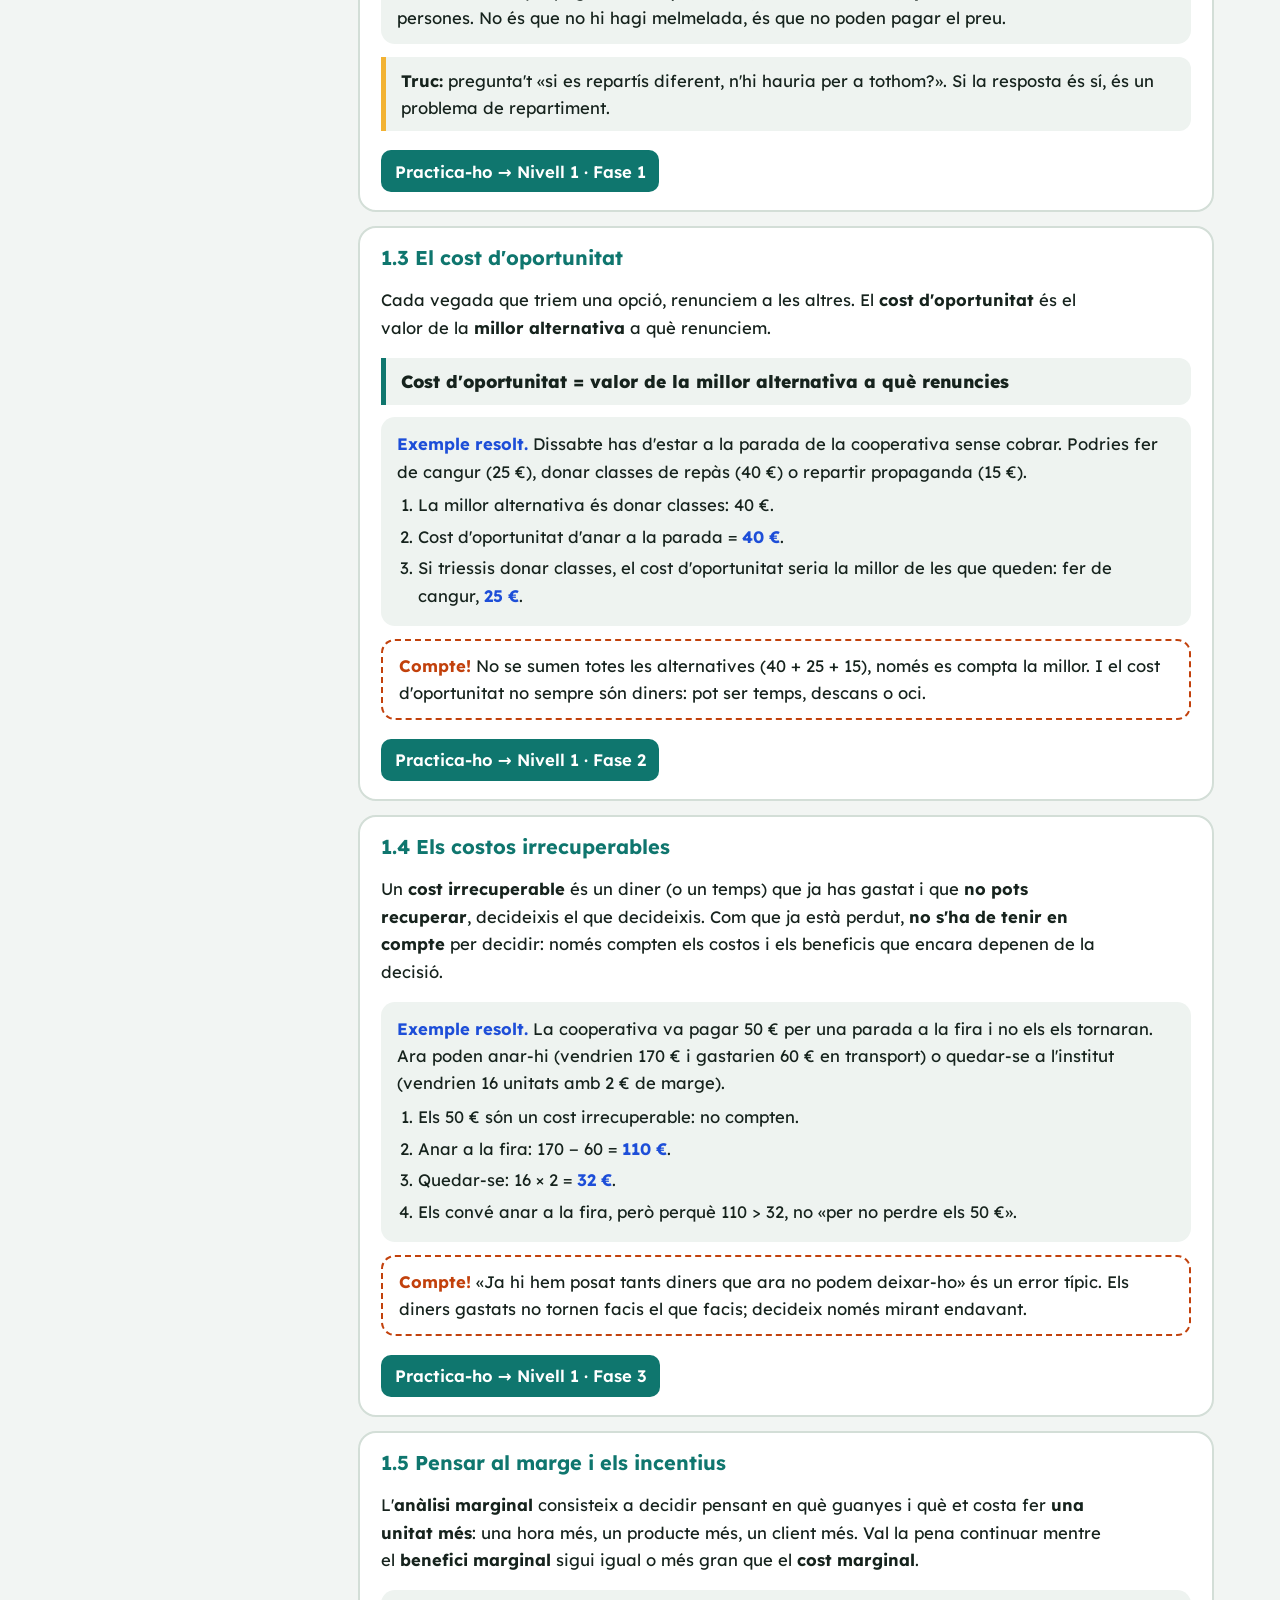
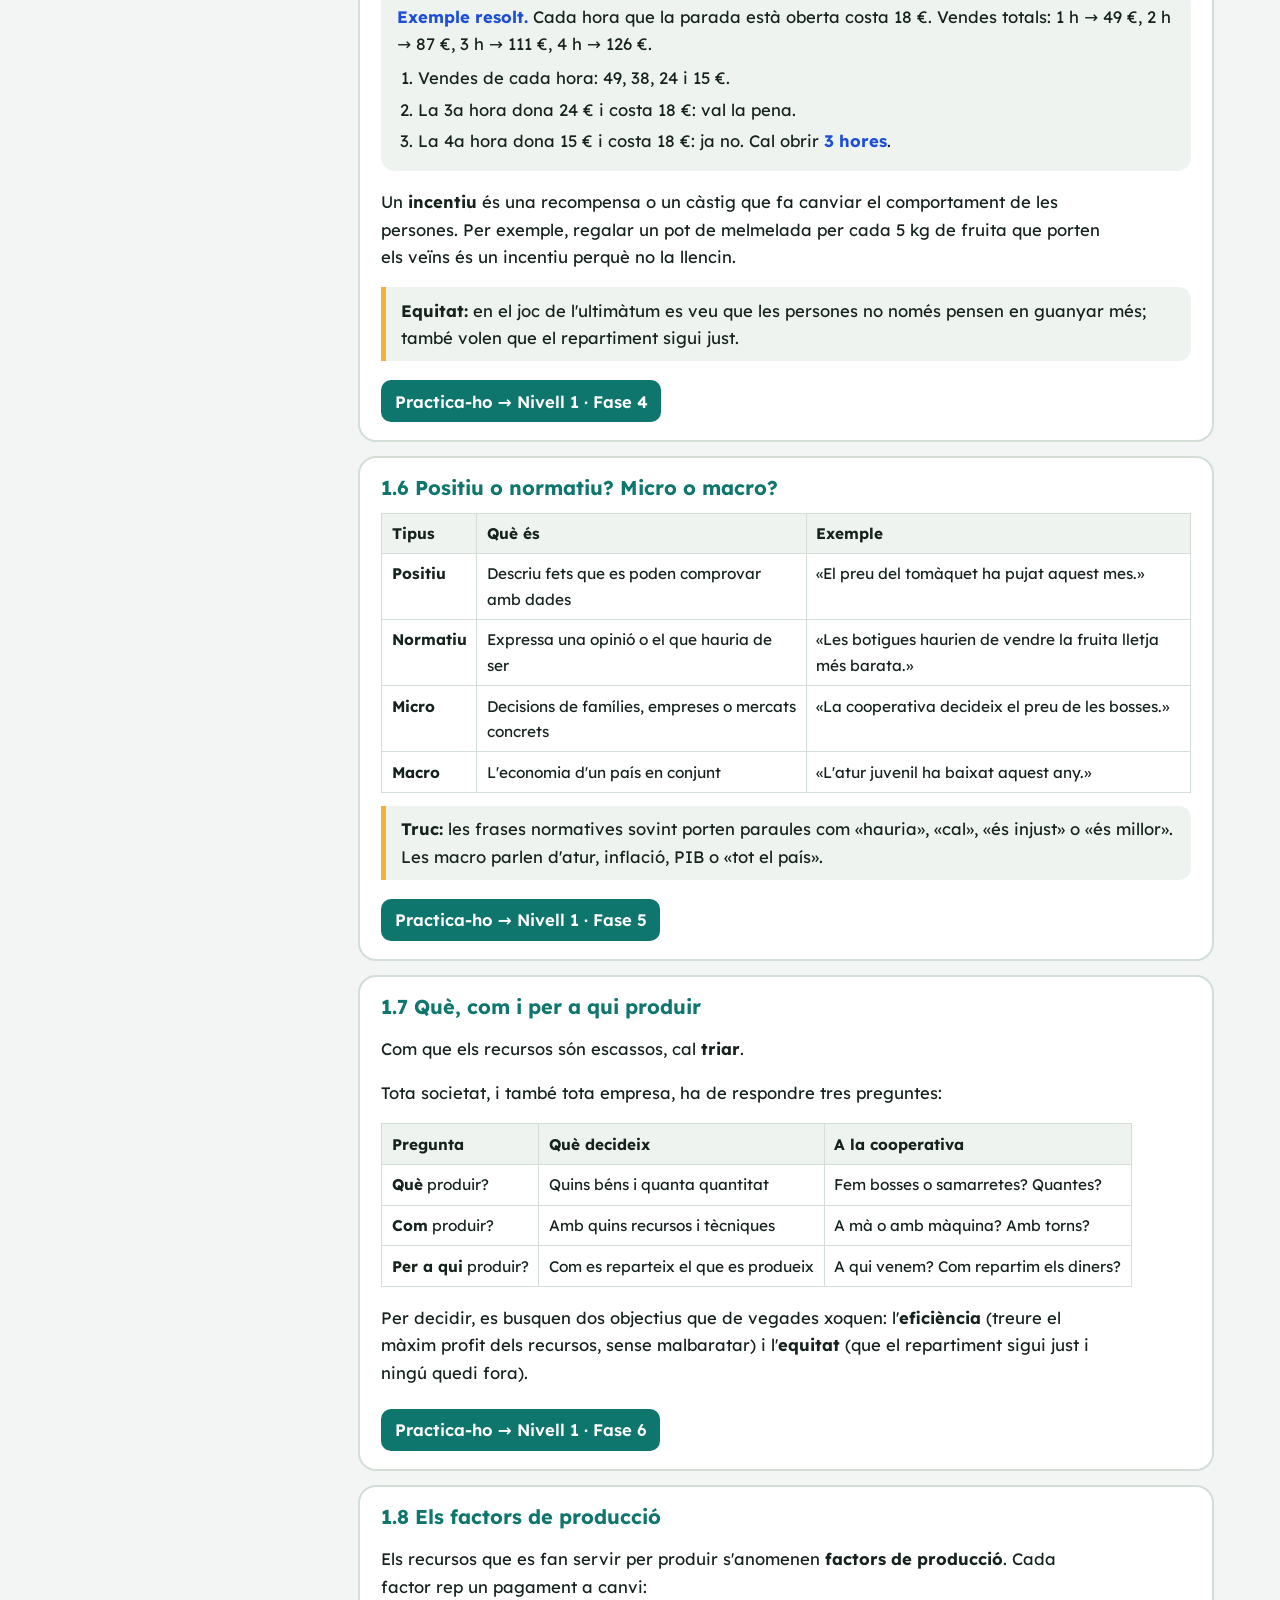
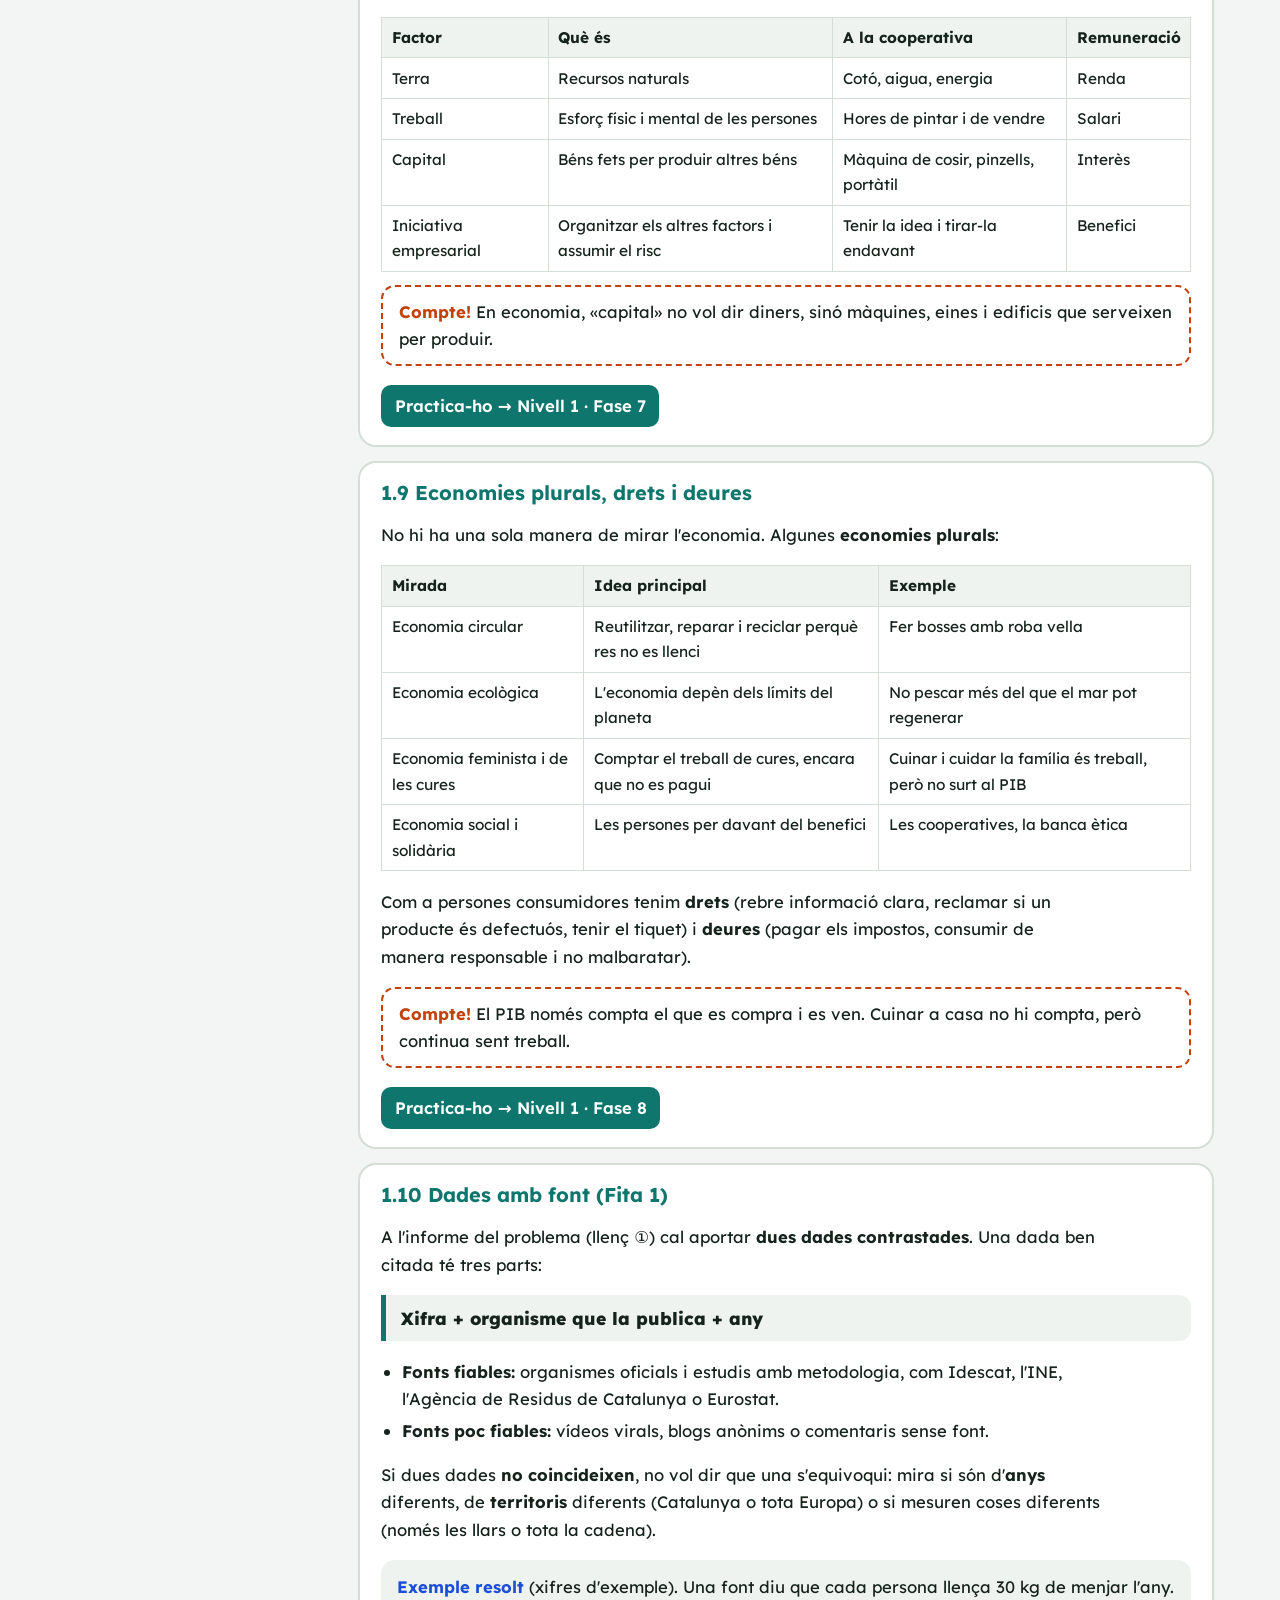
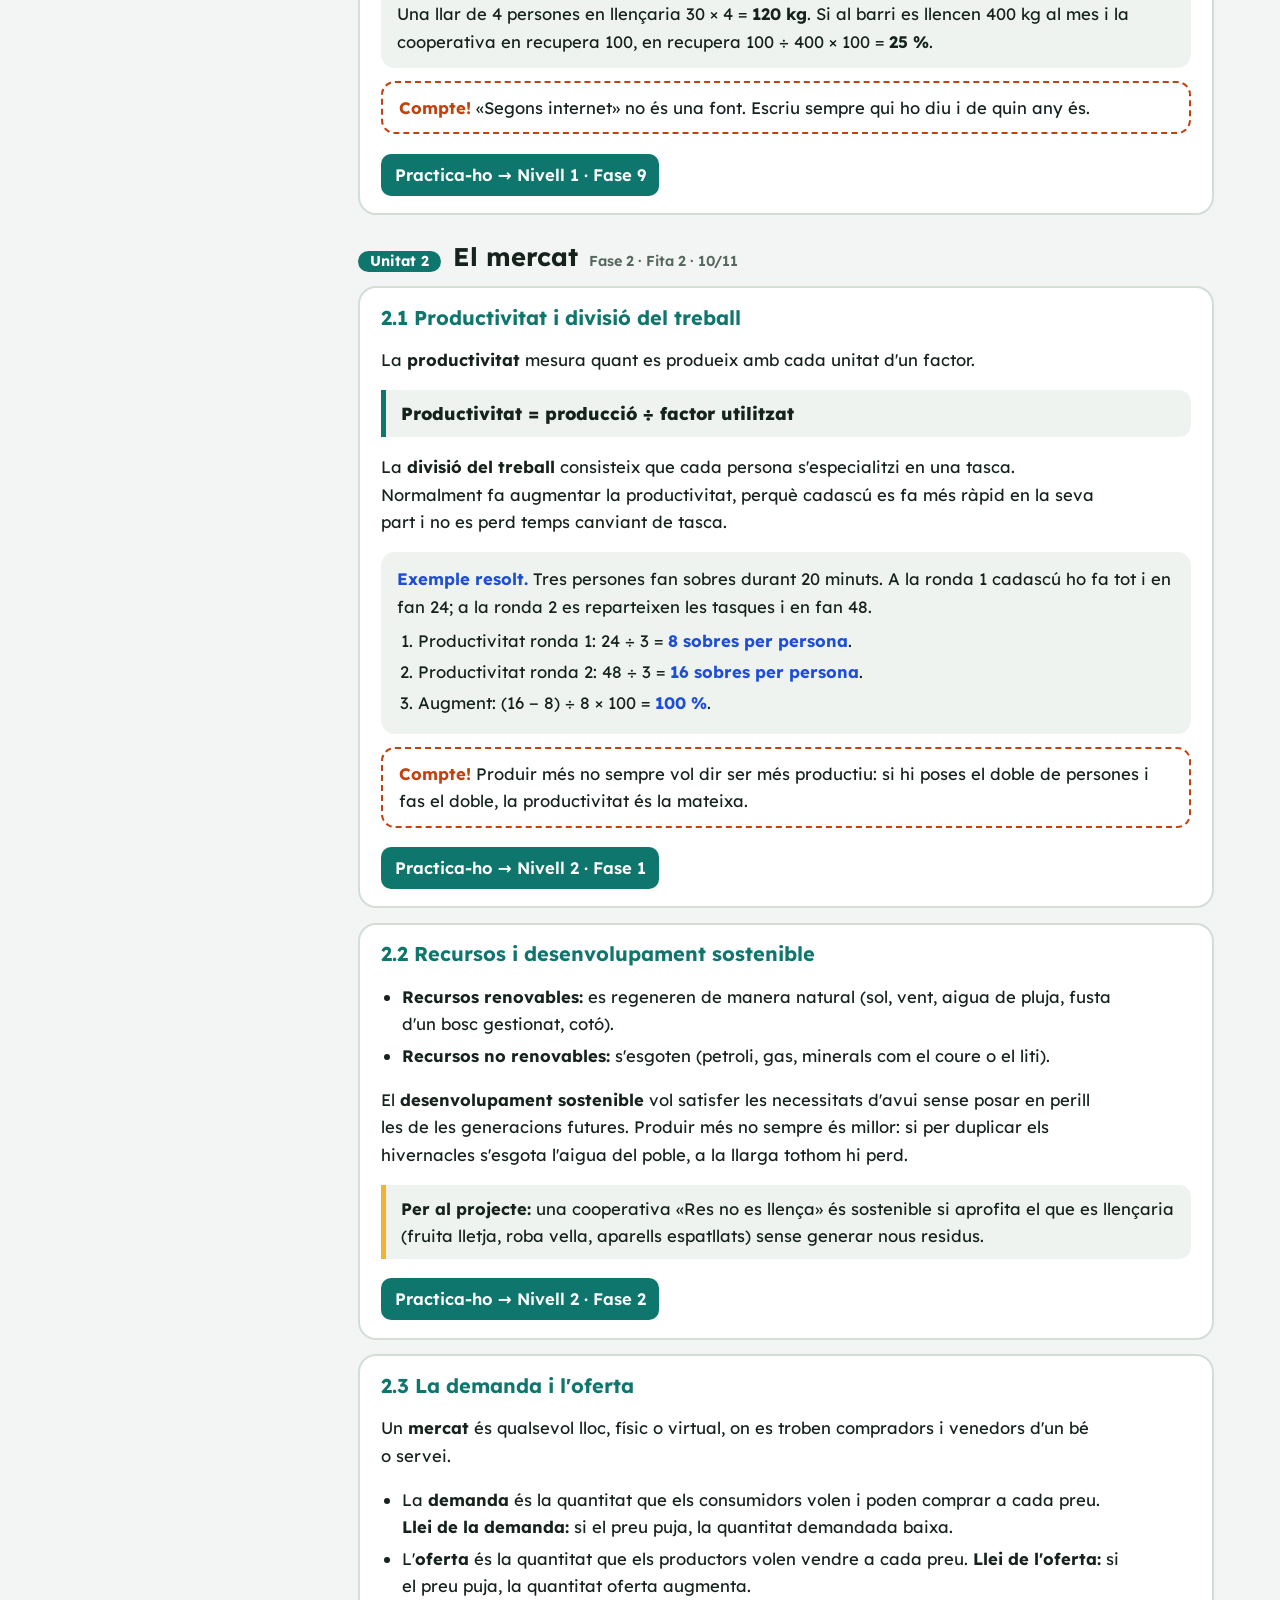
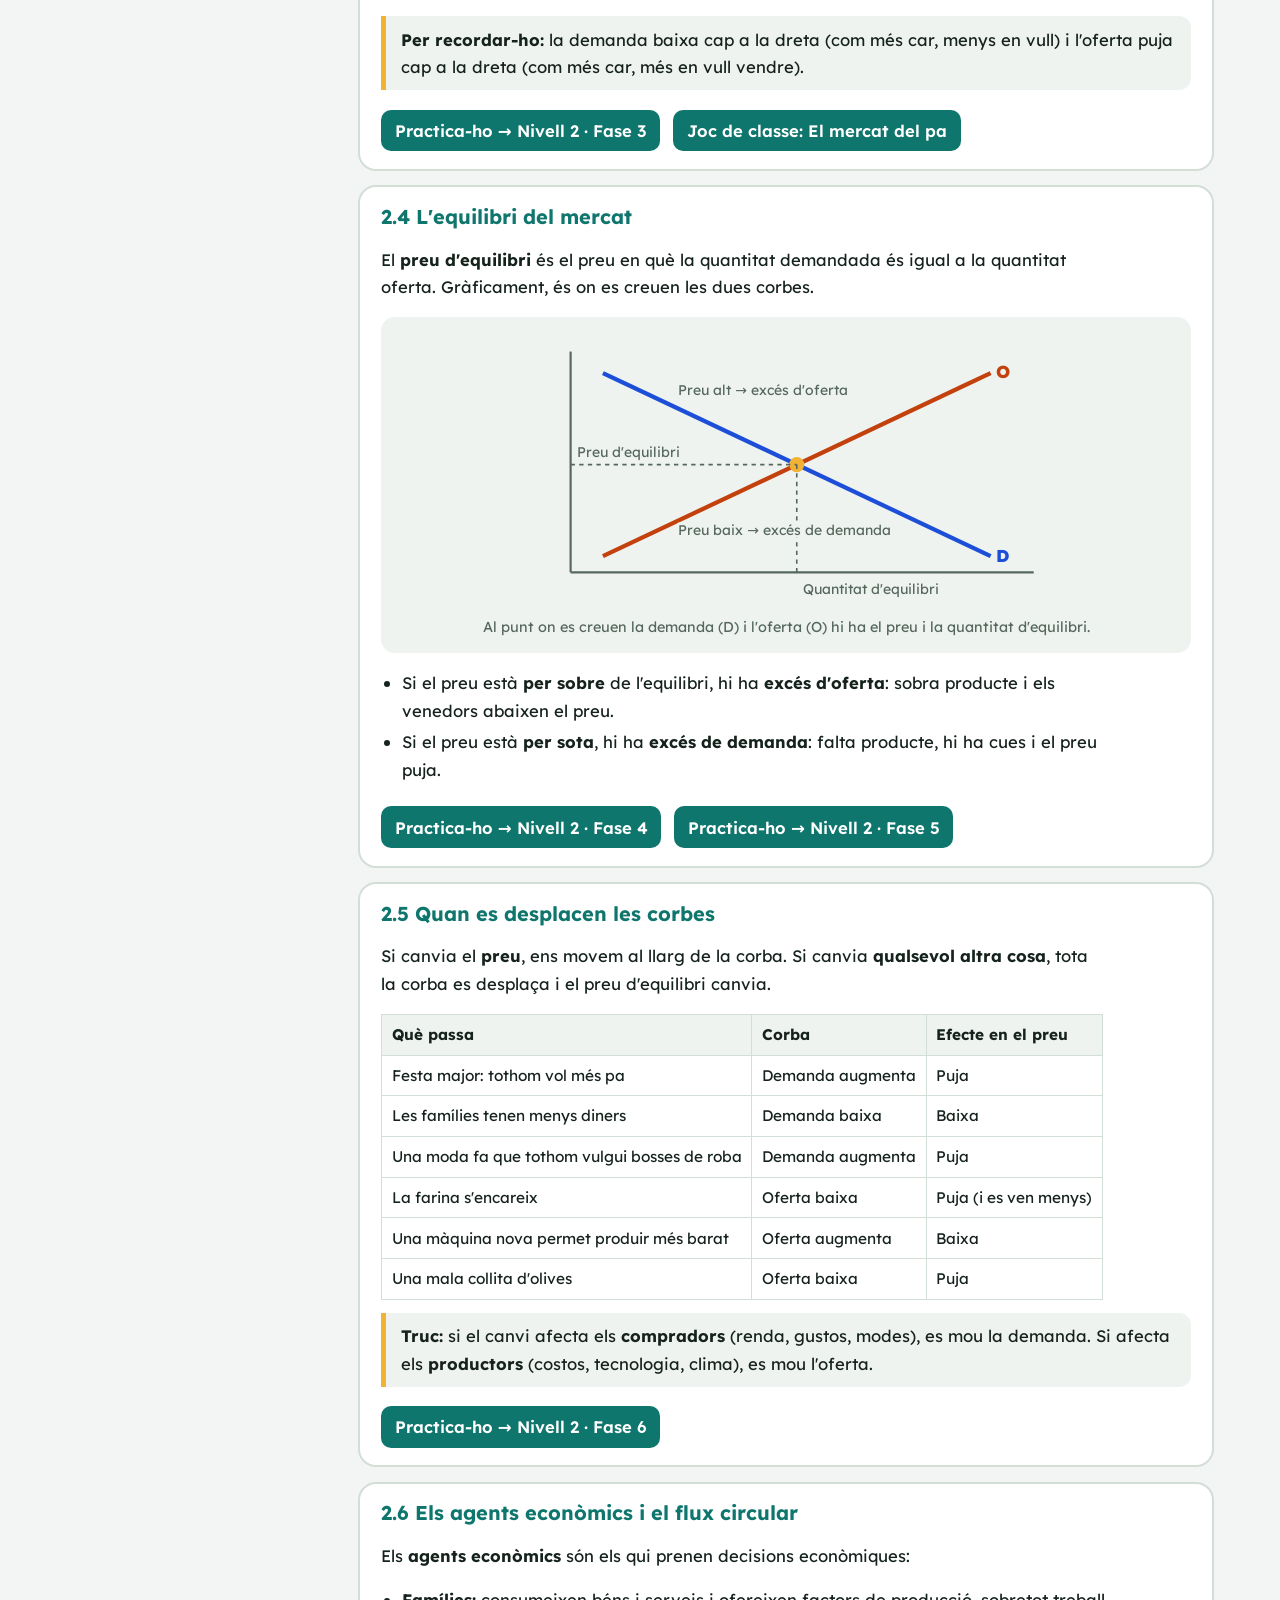
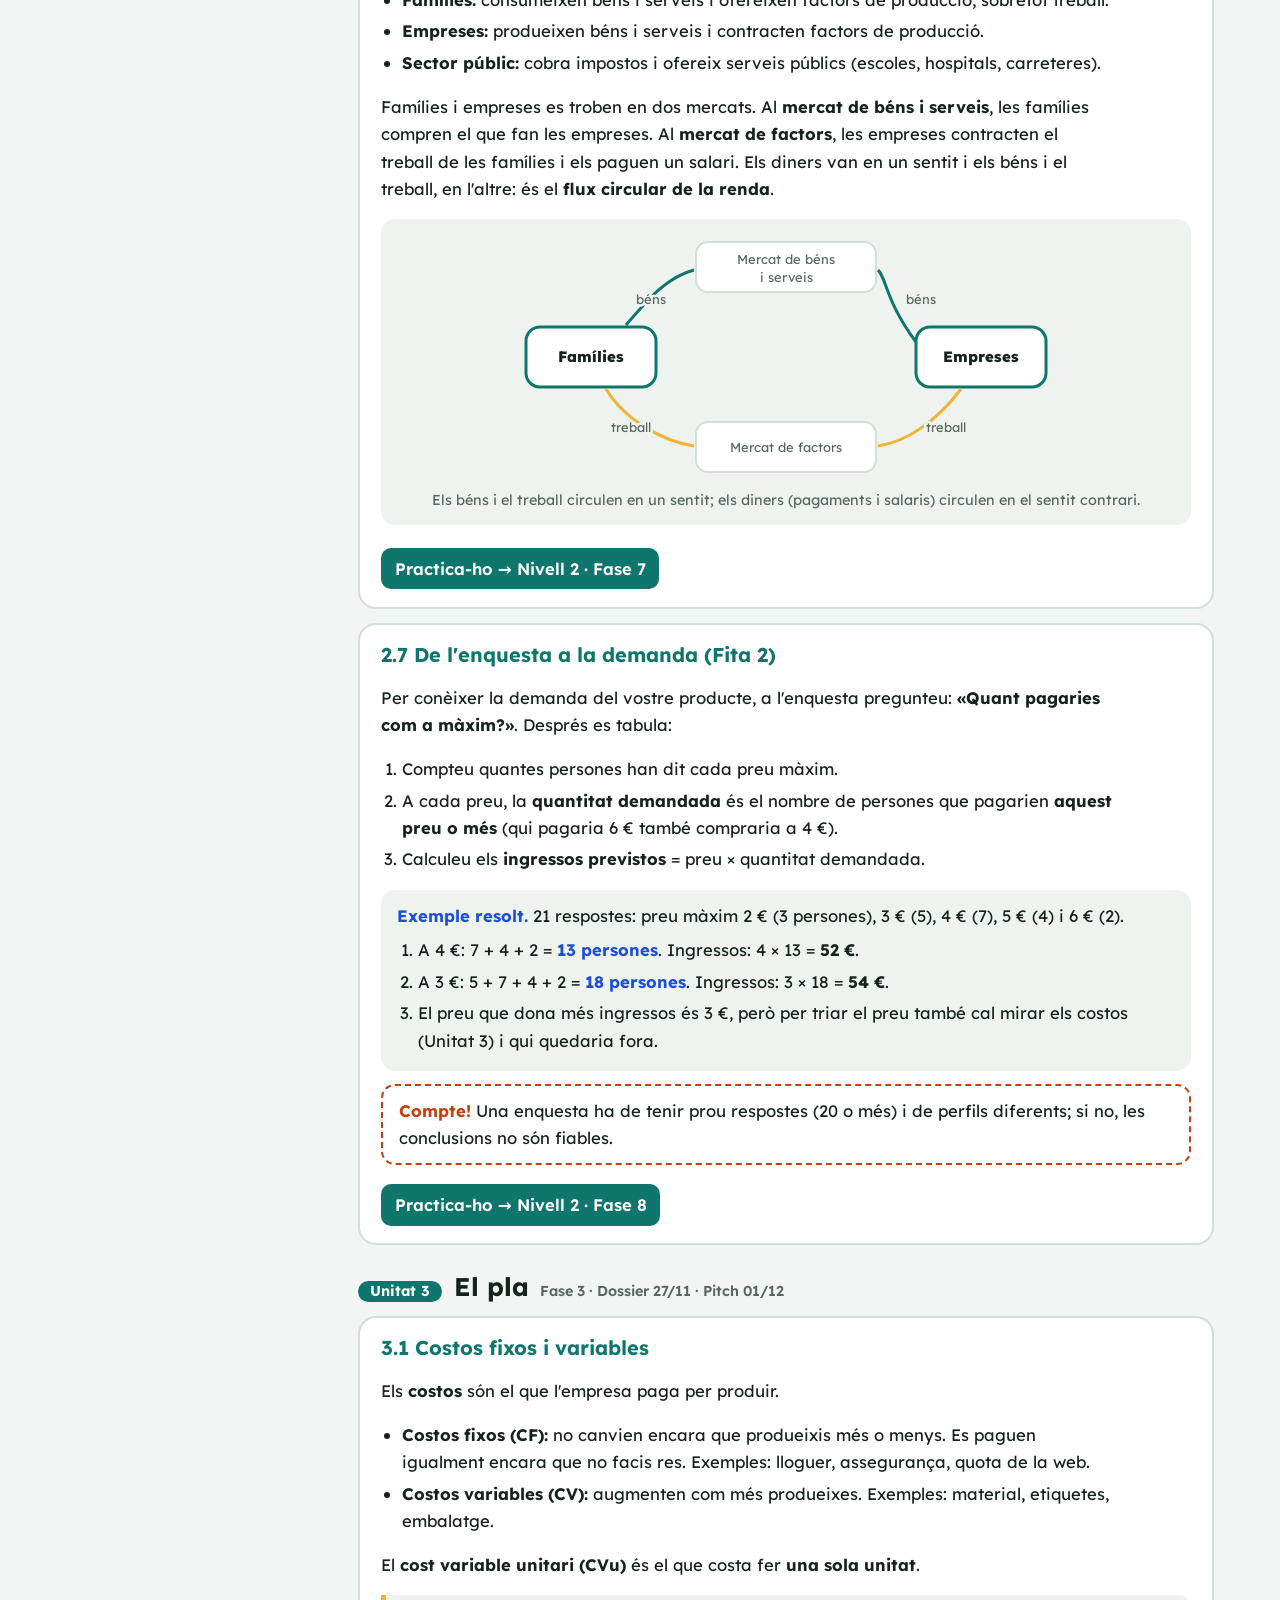
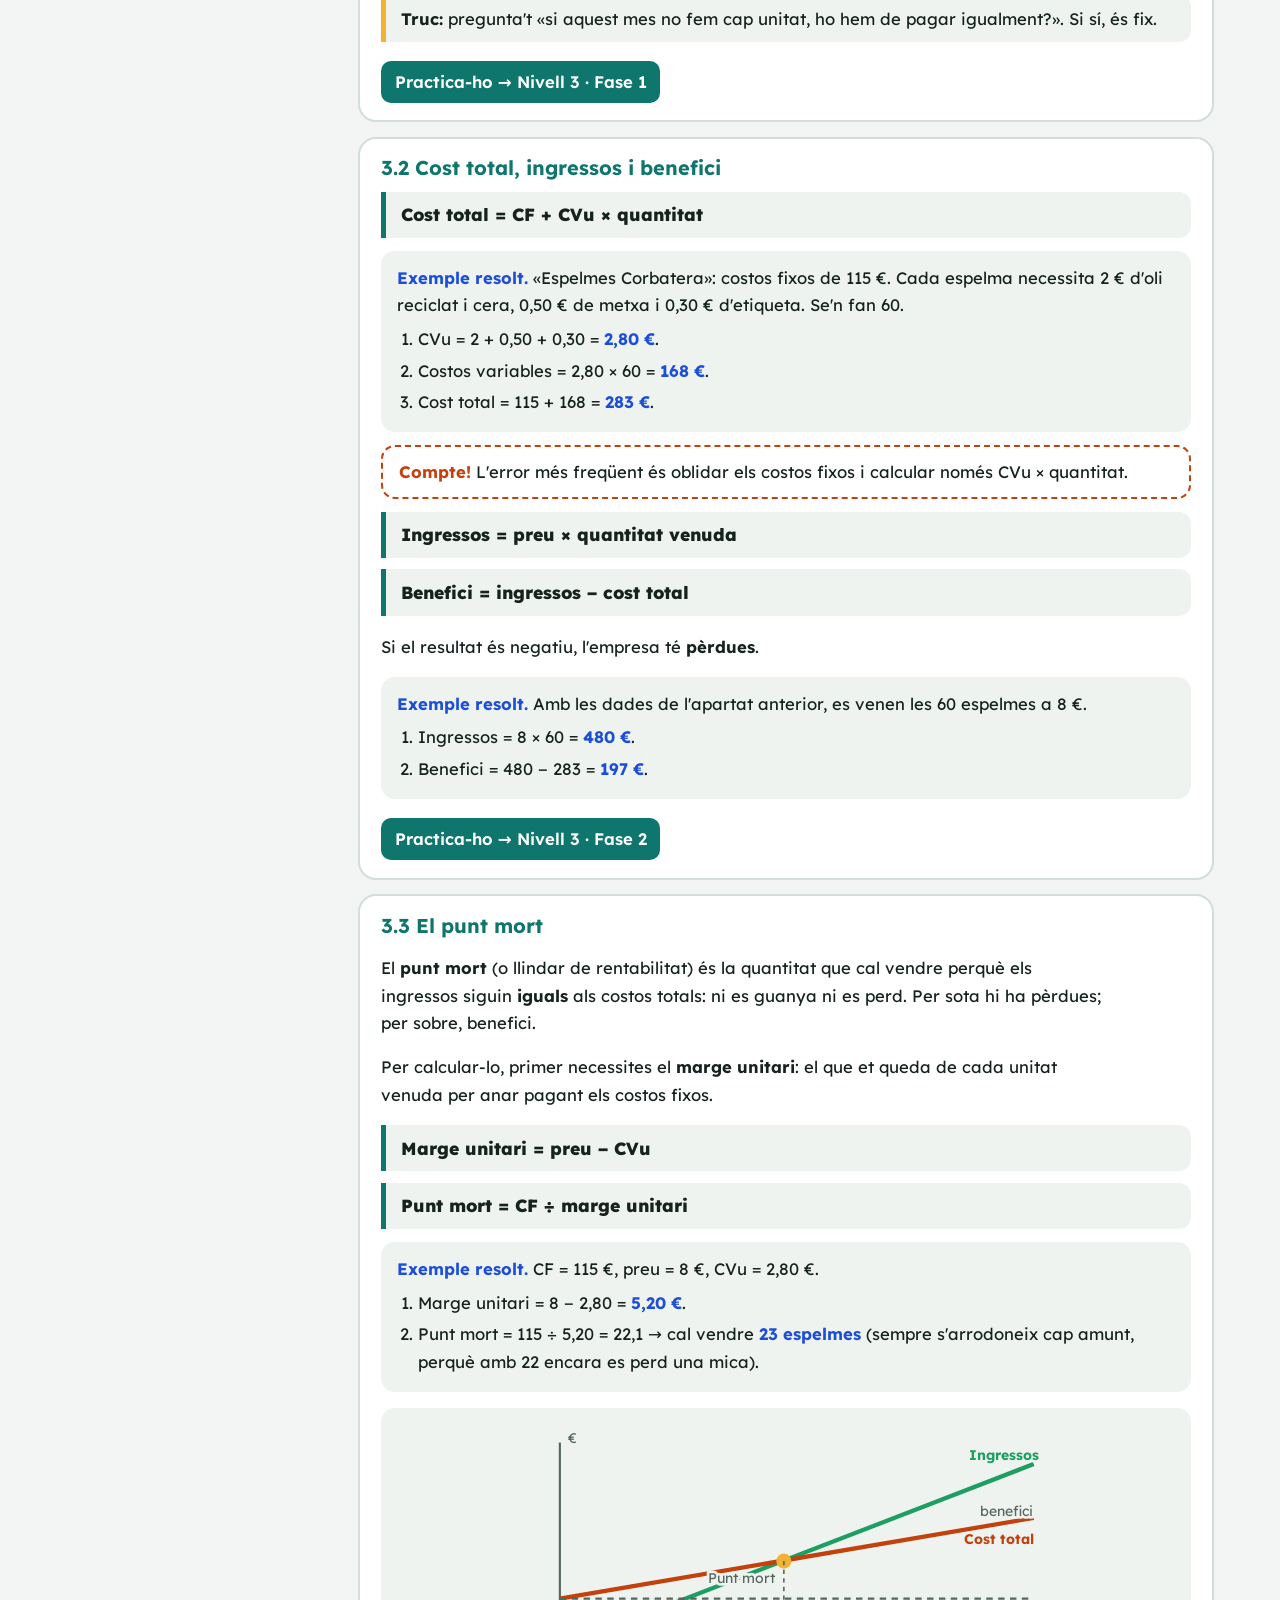
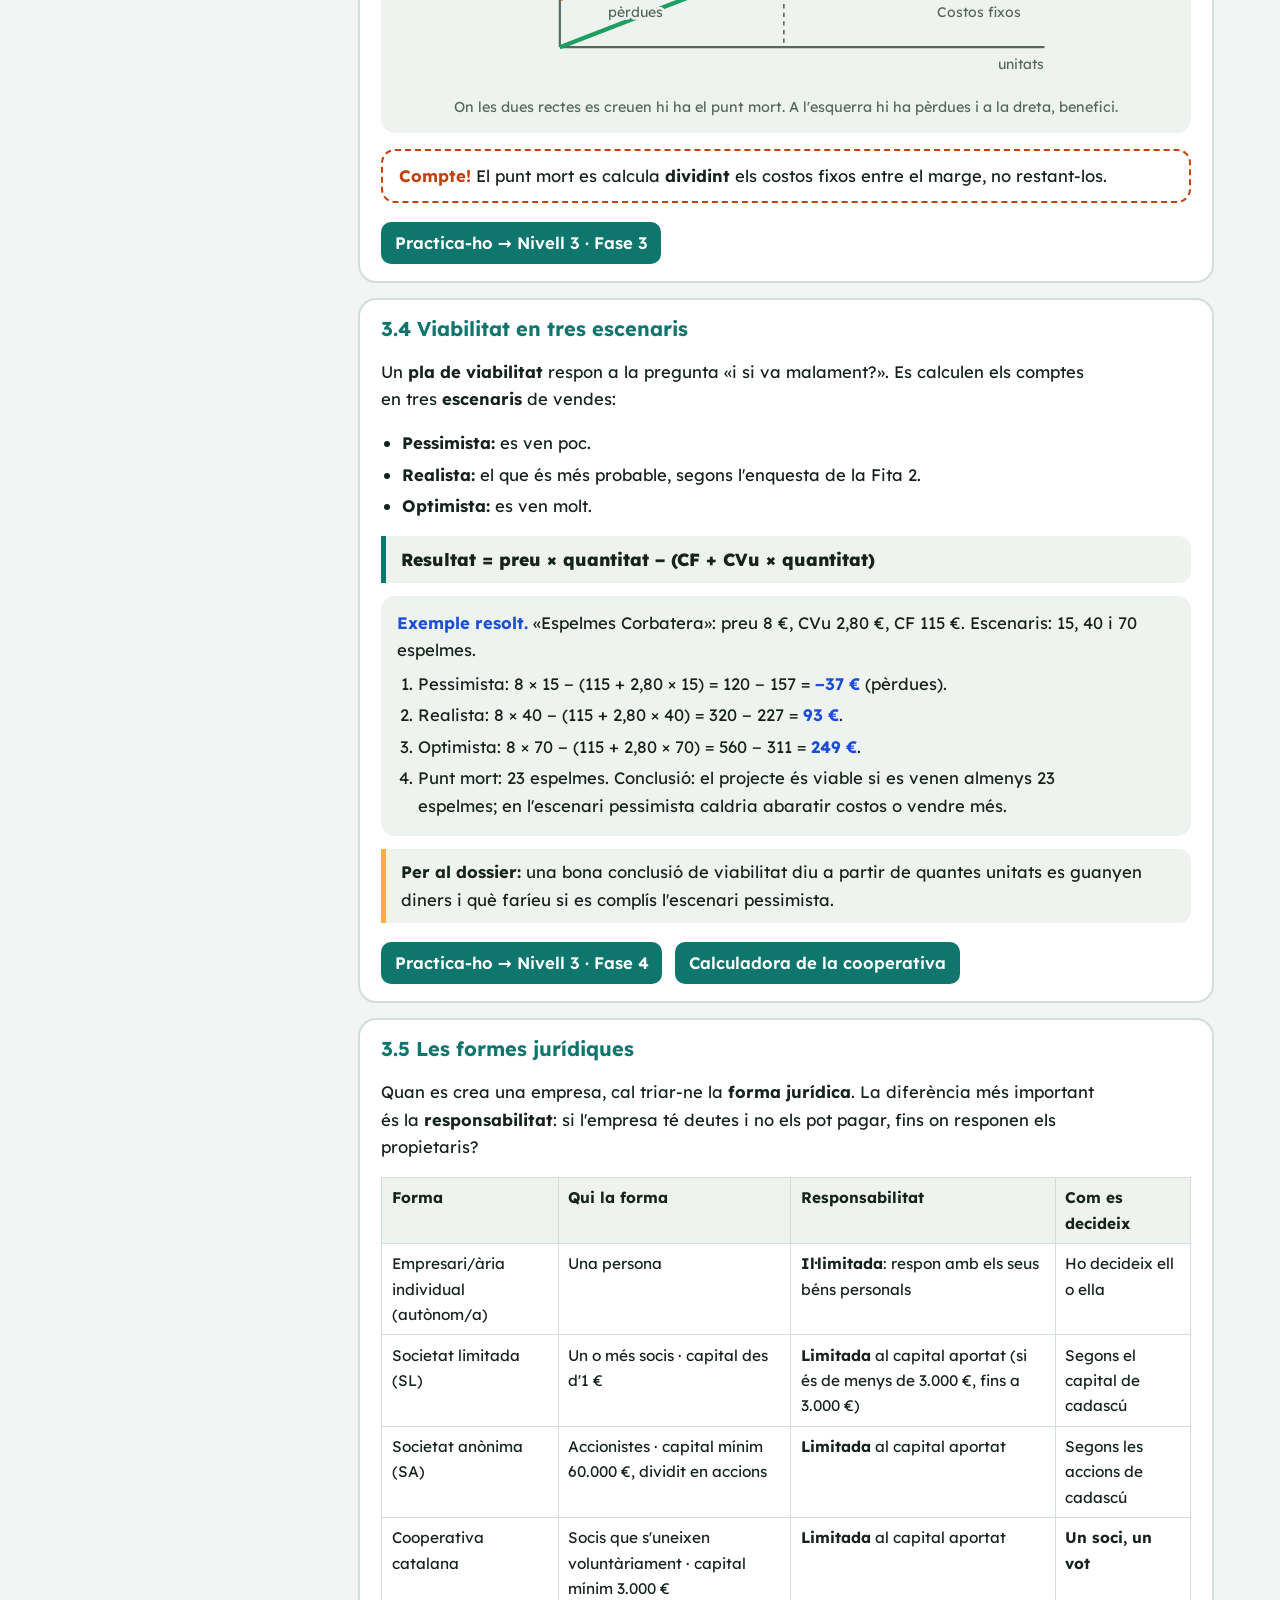
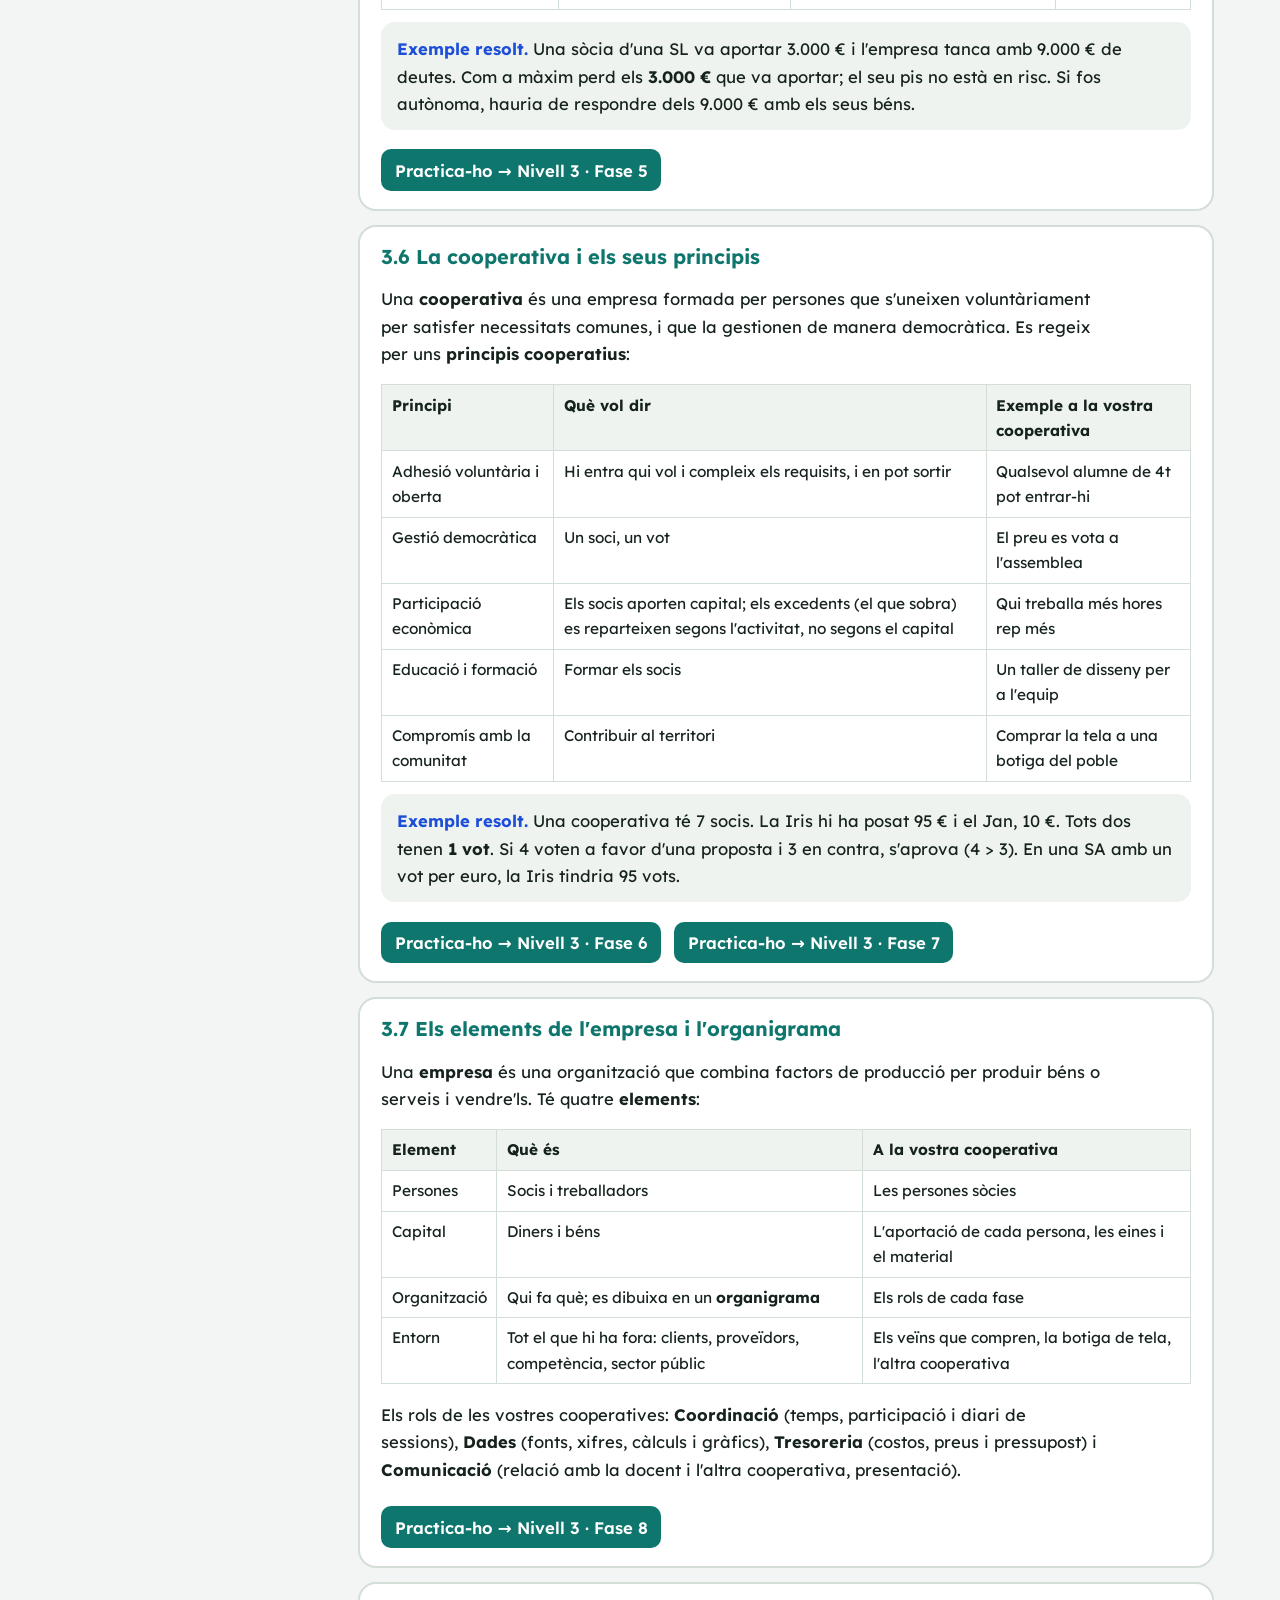
<file: estudi.html>
<!doctype html>
<html lang="ca">
<head>
<meta charset="utf-8">
<meta name="viewport" content="width=device-width, initial-scale=1, viewport-fit=cover">
<meta name="description" content="Teoria d'Economia Bàsica 4t ESO, SA Res no es llença: el problema, el mercat i el pla de la cooperativa.">
<title>Estudi · Corbatera Eco Lab · Res no es llença</title>
<link rel="preconnect" href="https://fonts.googleapis.com">
<link rel="preconnect" href="https://fonts.gstatic.com" crossorigin>
<link href="https://fonts.googleapis.com/css2?family=Lexend:wght@400;600;800&display=swap" rel="stylesheet">
<link rel="stylesheet" href="css/estudi.css?v=6">
</head>
<body>
<header class="top">
  <a class="back" href="index.html">← Tornar al mapa</a>
  <div class="brand">🐝 Corbatera Eco Lab · Estudi</div>
  <button class="print" id="print">Imprimeix o desa en PDF</button>
</header>

<div class="layout">
<nav class="toc" aria-label="Índex">
  <label class="search"><span>Cerca</span><input id="q" type="search" placeholder="punt mort, IVA, cooperativa…"></label>
  <p class="nores" id="nores" hidden>No hi ha cap apartat amb aquesta paraula.</p>
  <ol id="toc"></ol>
</nav>

<main id="doc">
<section class="intro">
  <h1>La teoria de la 1a avaluació</h1>
  <p>SA «Res no es llença. De l'illa de les flors a la nostra cooperativa». Aquí tens les tres unitats, en el mateix ordre que les fases de la cooperativa. Cada apartat té la idea clau, un exemple resolt i els errors més habituals. Quan acabis un apartat, prem <b>Practica-ho</b> i et portarà a la missió que hi correspon.</p>
</section>

<section class="tema" id="u1">
<h2><span class="tn">Unitat 1</span> El problema <small class="fase">Fase 1 · Fita 1 · 13/10</small></h2>

<article class="ap" id="u1-1">
<h3>1.1 Necessitats i béns</h3>
<p>Una <b>necessitat</b> és la sensació de manca d'alguna cosa, juntament amb el desig de satisfer-la. Les classifiquem en dos grups:</p>
<ul>
  <li><b>Primàries:</b> són imprescindibles per viure. Per exemple, menjar, beure, dormir sota un sostre o la salut.</li>
  <li><b>Secundàries:</b> milloren la qualitat de vida, però podem viure sense. Per exemple, un mòbil, un viatge o un concert.</li>
</ul>
<div class="tip"><b>Truc:</b> pregunta't «podria viure sense això?». Si la resposta és no, és primària.</div>
<p>Les necessitats se satisfan amb <b>béns</b>, que són coses materials que es poden tocar i guardar (un entrepà, una bossa), i amb <b>serveis</b>, que són activitats que una persona fa per una altra (un tall de cabells, una classe).</p>
<table>
  <tr><th>Tipus</th><th>Què és</th><th>Exemple</th></tr>
  <tr><td>Bé lliure</td><td>Tan abundant que no té preu ni propietari</td><td>L'aire, la llum del sol</td></tr>
  <tr><td>Bé econòmic</td><td>Escàs: cal produir-lo i té preu</td><td>L'aigua embotellada, la tela</td></tr>
</table>
<div class="err"><b>Compte!</b> L'aigua és un bé natural, però l'aigua embotellada és un bé econòmic: algú l'ha envasada, transportada i té preu.</div>
<a class="practice" href="index.html#jugar=N1M1">Practica-ho → Nivell 1 · Fase 1</a>
</article>

<article class="ap" id="u1-2">
<h3>1.2 Escassetat o repartiment?</h3>
<p>Les necessitats humanes són <b>il·limitades</b> i els recursos per satisfer-les són <b>limitats</b>: aquesta és l'<b>escassetat</b>, el problema central de l'economia. L'<b>economia</b> estudia com les persones i les societats gestionen aquests recursos escassos.</p>
<p>Però no tots els problemes són d'escassetat. A <i>L'illa de les flors</i> sobren tomàquets i, tot i així, hi ha persones que no en poden menjar. Això és un <b>problema de repartiment</b>: hi ha prou recursos, però no arriben a tothom perquè no tenen diners, propietat o accés.</p>
<table>
  <tr><th></th><th>Escassetat</th><th>Repartiment</th></tr>
  <tr><td>Què passa</td><td>No n'hi ha prou per a tothom</td><td>N'hi ha prou, però no arriba a tothom</td></tr>
  <tr><td>Exemple</td><td>Una sequera deixa els camps sense aigua</td><td>Els supermercats llencen fruita bona mentre hi ha famílies que no en poden comprar</td></tr>
</table>
<div class="ex"><b>Exemple resolt.</b> La cooperativa ven melmelada a 5 €. Set veïns pagarien com a màxim: 6, 4, 5, 8, 1, 8 i 6 €. Els que pagarien menys de 5 € (el de 4 € i el d'1 €) <b>queden fora del mercat</b>: 2 persones. No és que no hi hagi melmelada, és que no poden pagar el preu.</div>
<div class="tip"><b>Truc:</b> pregunta't «si es repartís diferent, n'hi hauria per a tothom?». Si la resposta és sí, és un problema de repartiment.</div>
<a class="practice" href="index.html#jugar=N1M1">Practica-ho → Nivell 1 · Fase 1</a>
</article>

<article class="ap" id="u1-3">
<h3>1.3 El cost d'oportunitat</h3>
<p>Cada vegada que triem una opció, renunciem a les altres. El <b>cost d'oportunitat</b> és el valor de la <b>millor alternativa</b> a què renunciem.</p>
<div class="key">Cost d'oportunitat = valor de la millor alternativa a què renuncies</div>
<div class="ex"><b>Exemple resolt.</b> Dissabte has d'estar a la parada de la cooperativa sense cobrar. Podries fer de cangur (25 €), donar classes de repàs (40 €) o repartir propaganda (15 €).
<ol><li>La millor alternativa és donar classes: 40 €.</li><li>Cost d'oportunitat d'anar a la parada = <b>40 €</b>.</li><li>Si triessis donar classes, el cost d'oportunitat seria la millor de les que queden: fer de cangur, <b>25 €</b>.</li></ol></div>
<div class="err"><b>Compte!</b> No se sumen totes les alternatives (40 + 25 + 15), només es compta la millor. I el cost d'oportunitat no sempre són diners: pot ser temps, descans o oci.</div>
<a class="practice" href="index.html#jugar=N1M2">Practica-ho → Nivell 1 · Fase 2</a>
</article>

<article class="ap" id="u1-4">
<h3>1.4 Els costos irrecuperables</h3>
<p>Un <b>cost irrecuperable</b> és un diner (o un temps) que ja has gastat i que <b>no pots recuperar</b>, decideixis el que decideixis. Com que ja està perdut, <b>no s'ha de tenir en compte</b> per decidir: només compten els costos i els beneficis que encara depenen de la decisió.</p>
<div class="ex"><b>Exemple resolt.</b> La cooperativa va pagar 50 € per una parada a la fira i no els els tornaran. Ara poden anar-hi (vendrien 170 € i gastarien 60 € en transport) o quedar-se a l'institut (vendrien 16 unitats amb 2 € de marge).
<ol><li>Els 50 € són un cost irrecuperable: no compten.</li><li>Anar a la fira: 170 − 60 = <b>110 €</b>.</li><li>Quedar-se: 16 × 2 = <b>32 €</b>.</li><li>Els convé anar a la fira, però perquè 110 &gt; 32, no «per no perdre els 50 €».</li></ol></div>
<div class="err"><b>Compte!</b> «Ja hi hem posat tants diners que ara no podem deixar-ho» és un error típic. Els diners gastats no tornen facis el que facis; decideix només mirant endavant.</div>
<a class="practice" href="index.html#jugar=N1M3">Practica-ho → Nivell 1 · Fase 3</a>
</article>

<article class="ap" id="u1-5">
<h3>1.5 Pensar al marge i els incentius</h3>
<p>L'<b>anàlisi marginal</b> consisteix a decidir pensant en què guanyes i què et costa fer <b>una unitat més</b>: una hora més, un producte més, un client més. Val la pena continuar mentre el <b>benefici marginal</b> sigui igual o més gran que el <b>cost marginal</b>.</p>
<div class="ex"><b>Exemple resolt.</b> Cada hora que la parada està oberta costa 18 €. Vendes totals: 1 h → 49 €, 2 h → 87 €, 3 h → 111 €, 4 h → 126 €.
<ol><li>Vendes de cada hora: 49, 38, 24 i 15 €.</li><li>La 3a hora dona 24 € i costa 18 €: val la pena.</li><li>La 4a hora dona 15 € i costa 18 €: ja no. Cal obrir <b>3 hores</b>.</li></ol></div>
<p>Un <b>incentiu</b> és una recompensa o un càstig que fa canviar el comportament de les persones. Per exemple, regalar un pot de melmelada per cada 5 kg de fruita que porten els veïns és un incentiu perquè no la llencin.</p>
<div class="tip"><b>Equitat:</b> en el joc de l'ultimàtum es veu que les persones no només pensen en guanyar més; també volen que el repartiment sigui just.</div>
<a class="practice" href="index.html#jugar=N1M4">Practica-ho → Nivell 1 · Fase 4</a>
</article>

<article class="ap" id="u1-6">
<h3>1.6 Positiu o normatiu? Micro o macro?</h3>
<table>
  <tr><th>Tipus</th><th>Què és</th><th>Exemple</th></tr>
  <tr><td><b>Positiu</b></td><td>Descriu fets que es poden comprovar amb dades</td><td>«El preu del tomàquet ha pujat aquest mes.»</td></tr>
  <tr><td><b>Normatiu</b></td><td>Expressa una opinió o el que hauria de ser</td><td>«Les botigues haurien de vendre la fruita lletja més barata.»</td></tr>
  <tr><td><b>Micro</b></td><td>Decisions de famílies, empreses o mercats concrets</td><td>«La cooperativa decideix el preu de les bosses.»</td></tr>
  <tr><td><b>Macro</b></td><td>L'economia d'un país en conjunt</td><td>«L'atur juvenil ha baixat aquest any.»</td></tr>
</table>
<div class="tip"><b>Truc:</b> les frases normatives sovint porten paraules com «hauria», «cal», «és injust» o «és millor». Les macro parlen d'atur, inflació, PIB o «tot el país».</div>
<a class="practice" href="index.html#jugar=N1M5">Practica-ho → Nivell 1 · Fase 5</a>
</article>

<article class="ap" id="u1-7">
<h3>1.7 Què, com i per a qui produir</h3>
<p>Com que els recursos són escassos, cal <b>triar</b>.</p>
<p>Tota societat, i també tota empresa, ha de respondre tres preguntes:</p>
<table>
  <tr><th>Pregunta</th><th>Què decideix</th><th>A la cooperativa</th></tr>
  <tr><td><b>Què</b> produir?</td><td>Quins béns i quanta quantitat</td><td>Fem bosses o samarretes? Quantes?</td></tr>
  <tr><td><b>Com</b> produir?</td><td>Amb quins recursos i tècniques</td><td>A mà o amb màquina? Amb torns?</td></tr>
  <tr><td><b>Per a qui</b> produir?</td><td>Com es reparteix el que es produeix</td><td>A qui venem? Com repartim els diners?</td></tr>
</table>
<p>Per decidir, es busquen dos objectius que de vegades xoquen: l'<b>eficiència</b> (treure el màxim profit dels recursos, sense malbaratar) i l'<b>equitat</b> (que el repartiment sigui just i ningú quedi fora).</p>
<a class="practice" href="index.html#jugar=N1M6">Practica-ho → Nivell 1 · Fase 6</a>
</article>

<article class="ap" id="u1-8">
<h3>1.8 Els factors de producció</h3>
<p>Els recursos que es fan servir per produir s'anomenen <b>factors de producció</b>. Cada factor rep un pagament a canvi:</p>
<table>
  <tr><th>Factor</th><th>Què és</th><th>A la cooperativa</th><th>Remuneració</th></tr>
  <tr><td>Terra</td><td>Recursos naturals</td><td>Cotó, aigua, energia</td><td>Renda</td></tr>
  <tr><td>Treball</td><td>Esforç físic i mental de les persones</td><td>Hores de pintar i de vendre</td><td>Salari</td></tr>
  <tr><td>Capital</td><td>Béns fets per produir altres béns</td><td>Màquina de cosir, pinzells, portàtil</td><td>Interès</td></tr>
  <tr><td>Iniciativa empresarial</td><td>Organitzar els altres factors i assumir el risc</td><td>Tenir la idea i tirar-la endavant</td><td>Benefici</td></tr>
</table>
<div class="err"><b>Compte!</b> En economia, «capital» no vol dir diners, sinó màquines, eines i edificis que serveixen per produir.</div>
<a class="practice" href="index.html#jugar=N1M7">Practica-ho → Nivell 1 · Fase 7</a>
</article>

<article class="ap" id="u1-9">
<h3>1.9 Economies plurals, drets i deures</h3>
<p>No hi ha una sola manera de mirar l'economia. Algunes <b>economies plurals</b>:</p>
<table>
  <tr><th>Mirada</th><th>Idea principal</th><th>Exemple</th></tr>
  <tr><td>Economia circular</td><td>Reutilitzar, reparar i reciclar perquè res no es llenci</td><td>Fer bosses amb roba vella</td></tr>
  <tr><td>Economia ecològica</td><td>L'economia depèn dels límits del planeta</td><td>No pescar més del que el mar pot regenerar</td></tr>
  <tr><td>Economia feminista i de les cures</td><td>Comptar el treball de cures, encara que no es pagui</td><td>Cuinar i cuidar la família és treball, però no surt al PIB</td></tr>
  <tr><td>Economia social i solidària</td><td>Les persones per davant del benefici</td><td>Les cooperatives, la banca ètica</td></tr>
</table>
<p>Com a persones consumidores tenim <b>drets</b> (rebre informació clara, reclamar si un producte és defectuós, tenir el tiquet) i <b>deures</b> (pagar els impostos, consumir de manera responsable i no malbaratar).</p>
<div class="err"><b>Compte!</b> El PIB només compta el que es compra i es ven. Cuinar a casa no hi compta, però continua sent treball.</div>
<a class="practice" href="index.html#jugar=N1M8">Practica-ho → Nivell 1 · Fase 8</a>
</article>

<article class="ap" id="u1-10">
<h3>1.10 Dades amb font (Fita 1)</h3>
<p>A l'informe del problema (llenç ①) cal aportar <b>dues dades contrastades</b>. Una dada ben citada té tres parts:</p>
<div class="key">Xifra + organisme que la publica + any</div>
<ul>
  <li><b>Fonts fiables:</b> organismes oficials i estudis amb metodologia, com Idescat, l'INE, l'Agència de Residus de Catalunya o Eurostat.</li>
  <li><b>Fonts poc fiables:</b> vídeos virals, blogs anònims o comentaris sense font.</li>
</ul>
<p>Si dues dades <b>no coincideixen</b>, no vol dir que una s'equivoqui: mira si són d'<b>anys</b> diferents, de <b>territoris</b> diferents (Catalunya o tota Europa) o si mesuren coses diferents (només les llars o tota la cadena).</p>
<div class="ex"><b>Exemple resolt</b> (xifres d'exemple). Una font diu que cada persona llença 30 kg de menjar l'any. Una llar de 4 persones en llençaria 30 × 4 = <b>120 kg</b>. Si al barri es llencen 400 kg al mes i la cooperativa en recupera 100, en recupera 100 ÷ 400 × 100 = <b>25 %</b>.</div>
<div class="err"><b>Compte!</b> «Segons internet» no és una font. Escriu sempre qui ho diu i de quin any és.</div>
<a class="practice" href="index.html#jugar=N1M9">Practica-ho → Nivell 1 · Fase 9</a>
</article>

</section>

<section class="tema" id="u2">
<h2><span class="tn">Unitat 2</span> El mercat <small class="fase">Fase 2 · Fita 2 · 10/11</small></h2>

<article class="ap" id="u2-1">
<h3>2.1 Productivitat i divisió del treball</h3>
<p>La <b>productivitat</b> mesura quant es produeix amb cada unitat d'un factor.</p>
<div class="key">Productivitat = producció ÷ factor utilitzat</div>
<p>La <b>divisió del treball</b> consisteix que cada persona s'especialitzi en una tasca. Normalment fa augmentar la productivitat, perquè cadascú es fa més ràpid en la seva part i no es perd temps canviant de tasca.</p>
<div class="ex"><b>Exemple resolt.</b> Tres persones fan sobres durant 20 minuts. A la ronda 1 cadascú ho fa tot i en fan 24; a la ronda 2 es reparteixen les tasques i en fan 48.
<ol><li>Productivitat ronda 1: 24 ÷ 3 = <b>8 sobres per persona</b>.</li><li>Productivitat ronda 2: 48 ÷ 3 = <b>16 sobres per persona</b>.</li><li>Augment: (16 − 8) ÷ 8 × 100 = <b>100 %</b>.</li></ol></div>
<div class="err"><b>Compte!</b> Produir més no sempre vol dir ser més productiu: si hi poses el doble de persones i fas el doble, la productivitat és la mateixa.</div>
<a class="practice" href="index.html#jugar=N2M1">Practica-ho → Nivell 2 · Fase 1</a>
</article>

<article class="ap" id="u2-2">
<h3>2.2 Recursos i desenvolupament sostenible</h3>
<ul>
  <li><b>Recursos renovables:</b> es regeneren de manera natural (sol, vent, aigua de pluja, fusta d'un bosc gestionat, cotó).</li>
  <li><b>Recursos no renovables:</b> s'esgoten (petroli, gas, minerals com el coure o el liti).</li>
</ul>
<p>El <b>desenvolupament sostenible</b> vol satisfer les necessitats d'avui sense posar en perill les de les generacions futures. Produir més no sempre és millor: si per duplicar els hivernacles s'esgota l'aigua del poble, a la llarga tothom hi perd.</p>
<div class="tip"><b>Per al projecte:</b> una cooperativa «Res no es llença» és sostenible si aprofita el que es llençaria (fruita lletja, roba vella, aparells espatllats) sense generar nous residus.</div>
<a class="practice" href="index.html#jugar=N2M2">Practica-ho → Nivell 2 · Fase 2</a>
</article>

<article class="ap" id="u2-3">
<h3>2.3 La demanda i l'oferta</h3>
<p>Un <b>mercat</b> és qualsevol lloc, físic o virtual, on es troben compradors i venedors d'un bé o servei.</p>
<ul>
  <li>La <b>demanda</b> és la quantitat que els consumidors volen i poden comprar a cada preu. <b>Llei de la demanda:</b> si el preu puja, la quantitat demandada baixa.</li>
  <li>L'<b>oferta</b> és la quantitat que els productors volen vendre a cada preu. <b>Llei de l'oferta:</b> si el preu puja, la quantitat oferta augmenta.</li>
</ul>
<div class="tip"><b>Per recordar-ho:</b> la demanda baixa cap a la dreta (com més car, menys en vull) i l'oferta puja cap a la dreta (com més car, més en vull vendre).</div>
<a class="practice" href="index.html#jugar=N2M3">Practica-ho → Nivell 2 · Fase 3</a>
<a class="practice" href="mercat-del-pa.html">Joc de classe: El mercat del pa</a>
</article>

<article class="ap" id="u2-4">
<h3>2.4 L'equilibri del mercat</h3>
<p>El <b>preu d'equilibri</b> és el preu en què la quantitat demandada és igual a la quantitat oferta. Gràficament, és on es creuen les dues corbes.</p>
<figure class="fig">
<svg viewBox="0 0 520 260" role="img" aria-label="Corbes d'oferta i demanda que es creuen al preu d'equilibri">
  <line x1="60" y1="225" x2="490" y2="225" class="ax"/><line x1="60" y1="20" x2="60" y2="225" class="ax"/>
  <line x1="90" y1="40" x2="450" y2="210" class="dem"/><line x1="90" y1="210" x2="450" y2="40" class="ofe"/>
  <circle cx="270" cy="125" r="7" class="pm"/>
  <line x1="60" y1="125" x2="270" y2="125" class="dash"/><line x1="270" y1="125" x2="270" y2="225" class="dash"/>
  <text x="455" y="215" class="td">D</text><text x="455" y="45" class="to">O</text>
  <text x="66" y="118" class="tl">Preu d'equilibri</text><text x="276" y="245" class="tl">Quantitat d'equilibri</text>
  <text x="160" y="60" class="tl">Preu alt → excés d'oferta</text><text x="160" y="190" class="tl">Preu baix → excés de demanda</text>
</svg>
<figcaption>Al punt on es creuen la demanda (D) i l'oferta (O) hi ha el preu i la quantitat d'equilibri.</figcaption>
</figure>
<ul>
  <li>Si el preu està <b>per sobre</b> de l'equilibri, hi ha <b>excés d'oferta</b>: sobra producte i els venedors abaixen el preu.</li>
  <li>Si el preu està <b>per sota</b>, hi ha <b>excés de demanda</b>: falta producte, hi ha cues i el preu puja.</li>
</ul>
<a class="practice" href="index.html#jugar=N2M4">Practica-ho → Nivell 2 · Fase 4</a>
<a class="practice" href="index.html#jugar=N2M5">Practica-ho → Nivell 2 · Fase 5</a>
</article>

<article class="ap" id="u2-5">
<h3>2.5 Quan es desplacen les corbes</h3>
<p>Si canvia el <b>preu</b>, ens movem al llarg de la corba. Si canvia <b>qualsevol altra cosa</b>, tota la corba es desplaça i el preu d'equilibri canvia.</p>
<table>
  <tr><th>Què passa</th><th>Corba</th><th>Efecte en el preu</th></tr>
  <tr><td>Festa major: tothom vol més pa</td><td>Demanda augmenta</td><td>Puja</td></tr>
  <tr><td>Les famílies tenen menys diners</td><td>Demanda baixa</td><td>Baixa</td></tr>
  <tr><td>Una moda fa que tothom vulgui bosses de roba</td><td>Demanda augmenta</td><td>Puja</td></tr>
  <tr><td>La farina s'encareix</td><td>Oferta baixa</td><td>Puja (i es ven menys)</td></tr>
  <tr><td>Una màquina nova permet produir més barat</td><td>Oferta augmenta</td><td>Baixa</td></tr>
  <tr><td>Una mala collita d'olives</td><td>Oferta baixa</td><td>Puja</td></tr>
</table>
<div class="tip"><b>Truc:</b> si el canvi afecta els <b>compradors</b> (renda, gustos, modes), es mou la demanda. Si afecta els <b>productors</b> (costos, tecnologia, clima), es mou l'oferta.</div>
<a class="practice" href="index.html#jugar=N2M6">Practica-ho → Nivell 2 · Fase 6</a>
</article>

<article class="ap" id="u2-6">
<h3>2.6 Els agents econòmics i el flux circular</h3>
<p>Els <b>agents econòmics</b> són els qui prenen decisions econòmiques:</p>
<ul>
  <li><b>Famílies:</b> consumeixen béns i serveis i ofereixen factors de producció, sobretot treball.</li>
  <li><b>Empreses:</b> produeixen béns i serveis i contracten factors de producció.</li>
  <li><b>Sector públic:</b> cobra impostos i ofereix serveis públics (escoles, hospitals, carreteres).</li>
</ul>
<p>Famílies i empreses es troben en dos mercats. Al <b>mercat de béns i serveis</b>, les famílies compren el que fan les empreses. Al <b>mercat de factors</b>, les empreses contracten el treball de les famílies i els paguen un salari. Els diners van en un sentit i els béns i el treball, en l'altre: és el <b>flux circular de la renda</b>.</p>
<figure class="fig">
<svg viewBox="0 0 560 250" role="img" aria-label="Esquema del flux circular de la renda">
  <rect x="20" y="95" width="130" height="60" rx="14" class="b1"/><text x="85" y="130" text-anchor="middle" class="tb">Famílies</text>
  <rect x="410" y="95" width="130" height="60" rx="14" class="b1"/><text x="475" y="130" text-anchor="middle" class="tb">Empreses</text>
  <rect x="190" y="10" width="180" height="50" rx="12" class="b2"/><text x="280" y="32" text-anchor="middle" class="ts">Mercat de béns</text><text x="280" y="50" text-anchor="middle" class="ts">i serveis</text>
  <rect x="190" y="190" width="180" height="50" rx="12" class="b2"/><text x="280" y="220" text-anchor="middle" class="ts">Mercat de factors</text>
  <path d="M410 110 C 380 70, 380 45, 372 38" class="ar a1"/><path d="M188 38 C 160 45, 140 70, 120 93" class="ar a1"/>
  <path d="M100 157 C 120 190, 160 210, 188 214" class="ar a2"/><path d="M372 214 C 400 210, 430 190, 455 157" class="ar a2"/>
  <text x="130" y="72" class="tl">béns</text><text x="400" y="72" class="tl">béns</text>
  <text x="105" y="200" class="tl">treball</text><text x="420" y="200" class="tl">treball</text>
</svg>
<figcaption>Els béns i el treball circulen en un sentit; els diners (pagaments i salaris) circulen en el sentit contrari.</figcaption>
</figure>
<a class="practice" href="index.html#jugar=N2M7">Practica-ho → Nivell 2 · Fase 7</a>
</article>

<article class="ap" id="u2-7">
<h3>2.7 De l'enquesta a la demanda (Fita 2)</h3>
<p>Per conèixer la demanda del vostre producte, a l'enquesta pregunteu: <b>«Quant pagaries com a màxim?»</b>. Després es tabula:</p>
<ol><li>Compteu quantes persones han dit cada preu màxim.</li><li>A cada preu, la <b>quantitat demandada</b> és el nombre de persones que pagarien <b>aquest preu o més</b> (qui pagaria 6 € també compraria a 4 €).</li><li>Calculeu els <b>ingressos previstos</b> = preu × quantitat demandada.</li></ol>
<div class="ex"><b>Exemple resolt.</b> 21 respostes: preu màxim 2 € (3 persones), 3 € (5), 4 € (7), 5 € (4) i 6 € (2).
<ol><li>A 4 €: 7 + 4 + 2 = <b>13 persones</b>. Ingressos: 4 × 13 = <b>52 €</b>.</li><li>A 3 €: 5 + 7 + 4 + 2 = <b>18 persones</b>. Ingressos: 3 × 18 = <b>54 €</b>.</li><li>El preu que dona més ingressos és 3 €, però per triar el preu també cal mirar els costos (Unitat 3) i qui quedaria fora.</li></ol></div>
<div class="err"><b>Compte!</b> Una enquesta ha de tenir prou respostes (20 o més) i de perfils diferents; si no, les conclusions no són fiables.</div>
<a class="practice" href="index.html#jugar=N2M8">Practica-ho → Nivell 2 · Fase 8</a>
</article>

</section>

<section class="tema" id="u3">
<h2><span class="tn">Unitat 3</span> El pla <small class="fase">Fase 3 · Dossier 27/11 · Pitch 01/12</small></h2>

<article class="ap" id="u3-1">
<h3>3.1 Costos fixos i variables</h3>
<p>Els <b>costos</b> són el que l'empresa paga per produir.</p>
<ul>
  <li><b>Costos fixos (CF):</b> no canvien encara que produeixis més o menys. Es paguen igualment encara que no facis res. Exemples: lloguer, assegurança, quota de la web.</li>
  <li><b>Costos variables (CV):</b> augmenten com més produeixes. Exemples: material, etiquetes, embalatge.</li>
</ul>
<p>El <b>cost variable unitari (CVu)</b> és el que costa fer <b>una sola unitat</b>.</p>
<div class="tip"><b>Truc:</b> pregunta't «si aquest mes no fem cap unitat, ho hem de pagar igualment?». Si sí, és fix.</div>
<a class="practice" href="index.html#jugar=N3M1">Practica-ho → Nivell 3 · Fase 1</a>
</article>

<article class="ap" id="u3-2">
<h3>3.2 Cost total, ingressos i benefici</h3>
<div class="key">Cost total = CF + CVu × quantitat</div>
<div class="ex"><b>Exemple resolt.</b> «Espelmes Corbatera»: costos fixos de 115 €. Cada espelma necessita 2 € d'oli reciclat i cera, 0,50 € de metxa i 0,30 € d'etiqueta. Se'n fan 60.
<ol><li>CVu = 2 + 0,50 + 0,30 = <b>2,80 €</b>.</li><li>Costos variables = 2,80 × 60 = <b>168 €</b>.</li><li>Cost total = 115 + 168 = <b>283 €</b>.</li></ol></div>
<div class="err"><b>Compte!</b> L'error més freqüent és oblidar els costos fixos i calcular només CVu × quantitat.</div>
<div class="key">Ingressos = preu × quantitat venuda</div>
<div class="key">Benefici = ingressos − cost total</div>
<p>Si el resultat és negatiu, l'empresa té <b>pèrdues</b>.</p>
<div class="ex"><b>Exemple resolt.</b> Amb les dades de l'apartat anterior, es venen les 60 espelmes a 8 €.
<ol><li>Ingressos = 8 × 60 = <b>480 €</b>.</li><li>Benefici = 480 − 283 = <b>197 €</b>.</li></ol></div>
<a class="practice" href="index.html#jugar=N3M2">Practica-ho → Nivell 3 · Fase 2</a>
</article>

<article class="ap" id="u3-3">
<h3>3.3 El punt mort</h3>
<p>El <b>punt mort</b> (o llindar de rentabilitat) és la quantitat que cal vendre perquè els ingressos siguin <b>iguals</b> als costos totals: ni es guanya ni es perd. Per sota hi ha pèrdues; per sobre, benefici.</p>
<p>Per calcular-lo, primer necessites el <b>marge unitari</b>: el que et queda de cada unitat venuda per anar pagant els costos fixos.</p>
<div class="key">Marge unitari = preu − CVu</div>
<div class="key">Punt mort = CF ÷ marge unitari</div>
<div class="ex"><b>Exemple resolt.</b> CF = 115 €, preu = 8 €, CVu = 2,80 €.
<ol><li>Marge unitari = 8 − 2,80 = <b>5,20 €</b>.</li><li>Punt mort = 115 ÷ 5,20 = 22,1 → cal vendre <b>23 espelmes</b> (sempre s'arrodoneix cap amunt, perquè amb 22 encara es perd una mica).</li></ol></div>
<figure class="fig">
<svg viewBox="0 0 520 250" role="img" aria-label="Gràfic del punt mort: ingressos i cost total es creuen a 23 unitats">
  <line x1="50" y1="210" x2="500" y2="210" class="ax"/><line x1="50" y1="20" x2="50" y2="210" class="ax"/>
  <line x1="50" y1="210" x2="490" y2="40" class="rev"/>
  <line x1="50" y1="165" x2="490" y2="90" class="cost"/>
  <line x1="50" y1="165" x2="490" y2="165" class="fix"/>
  <circle cx="258" cy="130" r="7" class="pm"/>
  <line x1="258" y1="130" x2="258" y2="210" class="dash"/>
  <text x="250" y="150" text-anchor="end" class="tl">Punt mort</text>
  <text x="430" y="36" class="tr">Ingressos</text><text x="490" y="114" text-anchor="end" class="tc">Cost total</text><text x="400" y="182" class="tl">Costos fixos</text>
  <text x="95" y="182" class="tl">pèrdues</text><text x="440" y="88" class="tl">benefici</text>
  <text x="500" y="230" text-anchor="end" class="tl">unitats</text><text x="58" y="20" class="tl">€</text>
</svg>
<figcaption>On les dues rectes es creuen hi ha el punt mort. A l'esquerra hi ha pèrdues i a la dreta, benefici.</figcaption>
</figure>
<div class="err"><b>Compte!</b> El punt mort es calcula <b>dividint</b> els costos fixos entre el marge, no restant-los.</div>
<a class="practice" href="index.html#jugar=N3M3">Practica-ho → Nivell 3 · Fase 3</a>
</article>

<article class="ap" id="u3-4">
<h3>3.4 Viabilitat en tres escenaris</h3>
<p>Un <b>pla de viabilitat</b> respon a la pregunta «i si va malament?». Es calculen els comptes en tres <b>escenaris</b> de vendes:</p>
<ul><li><b>Pessimista:</b> es ven poc.</li><li><b>Realista:</b> el que és més probable, segons l'enquesta de la Fita 2.</li><li><b>Optimista:</b> es ven molt.</li></ul>
<div class="key">Resultat = preu × quantitat − (CF + CVu × quantitat)</div>
<div class="ex"><b>Exemple resolt.</b> «Espelmes Corbatera»: preu 8 €, CVu 2,80 €, CF 115 €. Escenaris: 15, 40 i 70 espelmes.
<ol><li>Pessimista: 8 × 15 − (115 + 2,80 × 15) = 120 − 157 = <b>−37 €</b> (pèrdues).</li><li>Realista: 8 × 40 − (115 + 2,80 × 40) = 320 − 227 = <b>93 €</b>.</li><li>Optimista: 8 × 70 − (115 + 2,80 × 70) = 560 − 311 = <b>249 €</b>.</li><li>Punt mort: 23 espelmes. Conclusió: el projecte és viable si es venen almenys 23 espelmes; en l'escenari pessimista caldria abaratir costos o vendre més.</li></ol></div>
<div class="tip"><b>Per al dossier:</b> una bona conclusió de viabilitat diu a partir de quantes unitats es guanyen diners i què faríeu si es complís l'escenari pessimista.</div>
<a class="practice" href="index.html#jugar=N3M4">Practica-ho → Nivell 3 · Fase 4</a>
<a class="practice" href="calculadora-cooperativa.html">Calculadora de la cooperativa</a>
</article>

<article class="ap" id="u3-5">
<h3>3.5 Les formes jurídiques</h3>
<p>Quan es crea una empresa, cal triar-ne la <b>forma jurídica</b>. La diferència més important és la <b>responsabilitat</b>: si l'empresa té deutes i no els pot pagar, fins on responen els propietaris?</p>
<table>
  <tr><th>Forma</th><th>Qui la forma</th><th>Responsabilitat</th><th>Com es decideix</th></tr>
  <tr><td>Empresari/ària individual (autònom/a)</td><td>Una persona</td><td><b>Il·limitada</b>: respon amb els seus béns personals</td><td>Ho decideix ell o ella</td></tr>
  <tr><td>Societat limitada (SL)</td><td>Un o més socis · capital des d'1 €</td><td><b>Limitada</b> al capital aportat (si és de menys de 3.000 €, fins a 3.000 €)</td><td>Segons el capital de cadascú</td></tr>
  <tr><td>Societat anònima (SA)</td><td>Accionistes · capital mínim 60.000 €, dividit en accions</td><td><b>Limitada</b> al capital aportat</td><td>Segons les accions de cadascú</td></tr>
  <tr><td>Cooperativa catalana</td><td>Socis que s'uneixen voluntàriament · capital mínim 3.000 €</td><td><b>Limitada</b> al capital aportat</td><td><b>Un soci, un vot</b></td></tr>
</table>
<div class="ex"><b>Exemple resolt.</b> Una sòcia d'una SL va aportar 3.000 € i l'empresa tanca amb 9.000 € de deutes. Com a màxim perd els <b>3.000 €</b> que va aportar; el seu pis no està en risc. Si fos autònoma, hauria de respondre dels 9.000 € amb els seus béns.</div>
<a class="practice" href="index.html#jugar=N3M5">Practica-ho → Nivell 3 · Fase 5</a>
</article>

<article class="ap" id="u3-6">
<h3>3.6 La cooperativa i els seus principis</h3>
<p>Una <b>cooperativa</b> és una empresa formada per persones que s'uneixen voluntàriament per satisfer necessitats comunes, i que la gestionen de manera democràtica. Es regeix per uns <b>principis cooperatius</b>:</p>
<table>
  <tr><th>Principi</th><th>Què vol dir</th><th>Exemple a la vostra cooperativa</th></tr>
  <tr><td>Adhesió voluntària i oberta</td><td>Hi entra qui vol i compleix els requisits, i en pot sortir</td><td>Qualsevol alumne de 4t pot entrar-hi</td></tr>
  <tr><td>Gestió democràtica</td><td>Un soci, un vot</td><td>El preu es vota a l'assemblea</td></tr>
  <tr><td>Participació econòmica</td><td>Els socis aporten capital; els excedents (el que sobra) es reparteixen segons l'activitat, no segons el capital</td><td>Qui treballa més hores rep més</td></tr>
  <tr><td>Educació i formació</td><td>Formar els socis</td><td>Un taller de disseny per a l'equip</td></tr>
  <tr><td>Compromís amb la comunitat</td><td>Contribuir al territori</td><td>Comprar la tela a una botiga del poble</td></tr>
</table>
<div class="ex"><b>Exemple resolt.</b> Una cooperativa té 7 socis. La Iris hi ha posat 95 € i el Jan, 10 €. Tots dos tenen <b>1 vot</b>. Si 4 voten a favor d'una proposta i 3 en contra, s'aprova (4 &gt; 3). En una SA amb un vot per euro, la Iris tindria 95 vots.</div>
<a class="practice" href="index.html#jugar=N3M6">Practica-ho → Nivell 3 · Fase 6</a>
<a class="practice" href="index.html#jugar=N3M7">Practica-ho → Nivell 3 · Fase 7</a>
</article>

<article class="ap" id="u3-7">
<h3>3.7 Els elements de l'empresa i l'organigrama</h3>
<p>Una <b>empresa</b> és una organització que combina factors de producció per produir béns o serveis i vendre'ls. Té quatre <b>elements</b>:</p>
<table>
  <tr><th>Element</th><th>Què és</th><th>A la vostra cooperativa</th></tr>
  <tr><td>Persones</td><td>Socis i treballadors</td><td>Les persones sòcies</td></tr>
  <tr><td>Capital</td><td>Diners i béns</td><td>L'aportació de cada persona, les eines i el material</td></tr>
  <tr><td>Organització</td><td>Qui fa què; es dibuixa en un <b>organigrama</b></td><td>Els rols de cada fase</td></tr>
  <tr><td>Entorn</td><td>Tot el que hi ha fora: clients, proveïdors, competència, sector públic</td><td>Els veïns que compren, la botiga de tela, l'altra cooperativa</td></tr>
</table>
<p>Els rols de les vostres cooperatives: <b>Coordinació</b> (temps, participació i diari de sessions), <b>Dades</b> (fonts, xifres, càlculs i gràfics), <b>Tresoreria</b> (costos, preus i pressupost) i <b>Comunicació</b> (relació amb la docent i l'altra cooperativa, presentació).</p>
<a class="practice" href="index.html#jugar=N3M8">Practica-ho → Nivell 3 · Fase 8</a>
</article>

<article class="ap" id="u3-8">
<h3>3.8 RSC i rentat verd</h3>
<p>La <b>responsabilitat social corporativa (RSC)</b> són els compromisos d'una empresa amb les persones i el planeta que van més enllà del que demana la llei. El <b>rentat verd</b> és presentar-se com a ecològic sense fets que ho demostrin.</p>
<table>
  <tr><th>Verd de veritat</th><th>Rentat verd</th></tr>
  <tr><td>«El 80 % de la nostra tela és reciclada», certificat per una entitat externa</td><td>«Som 100 % naturals», sense cap dada</td></tr>
  <tr><td>«Reutilitzem 9 de cada 10 pots», amb un recompte setmanal</td><td>«Eco-friendly» en una ampolla de plàstic d'un sol ús</td></tr>
</table>
<p>Un bon compromís és <b>mesurable</b>: diu <b>què</b>, <b>quant</b> i <b>quan</b>. Per exemple: «Reutilitzarem com a mínim 50 pots aquest trimestre», i no «Serem molt sostenibles».</p>
<div class="tip"><b>Per al dossier:</b> els compromisos de RSC tenen costos; incloeu-los als comptes de la viabilitat.</div>
<a class="practice" href="index.html#jugar=N3M9">Practica-ho → Nivell 3 · Fase 9</a>
</article>

</section>

<p class="foot">Corbatera Eco Lab · Economia Bàsica 4t ESO · SA «Res no es llença» · Corbatera Institut Escola · Curs 2026–2027</p>
</main>
</div>

<script>
(function () {
  var doc = document.getElementById('doc'), toc = document.getElementById('toc');
  // Índex generat a partir dels títols
  var temes = doc.querySelectorAll('.tema');
  toc.innerHTML = Array.prototype.map.call(temes, function (t) {
    var aps = t.querySelectorAll('.ap');
    return '<li data-t="' + t.id + '"><a href="#' + t.id + '">' + t.querySelector('h2').textContent.replace(/^Unitat \d/, function (m) { return m + ' ·'; }).replace(/Fase.*$/, '') + '</a><ol>' +
      Array.prototype.map.call(aps, function (a) { return '<li data-a="' + a.id + '"><a href="#' + a.id + '">' + a.querySelector('h3').textContent + '</a></li>'; }).join('') + '</ol></li>';
  }).join('');
  // Cercador
  var norm = function (s) { return s.toLowerCase().normalize('NFD').replace(/[\u0300-\u036f]/g, ''); };
  var q = document.getElementById('q');
  q.addEventListener('input', function () {
    var v = norm(q.value.trim()), any = false;
    var re = v ? new RegExp('(^|[^a-z0-9])' + v.replace(/[.*+?^${}()|[\]\\]/g, '\\$&')) : null;
    temes.forEach(function (t) {
      var vis = 0;
      t.querySelectorAll('.ap').forEach(function (a) {
        var hit = !re || re.test(norm(a.textContent));
        a.hidden = !hit; toc.querySelector('[data-a="' + a.id + '"]').hidden = !hit; if (hit) vis++;
      });
      t.hidden = !vis; toc.querySelector('[data-t="' + t.id + '"]').hidden = !vis; if (vis) any = true;
    });
    document.getElementById('nores').hidden = any;
  });
  document.getElementById('print').onclick = function () { q.value = ''; q.dispatchEvent(new Event('input')); window.print(); };
})();
</script>
</body>
</html>
</file>
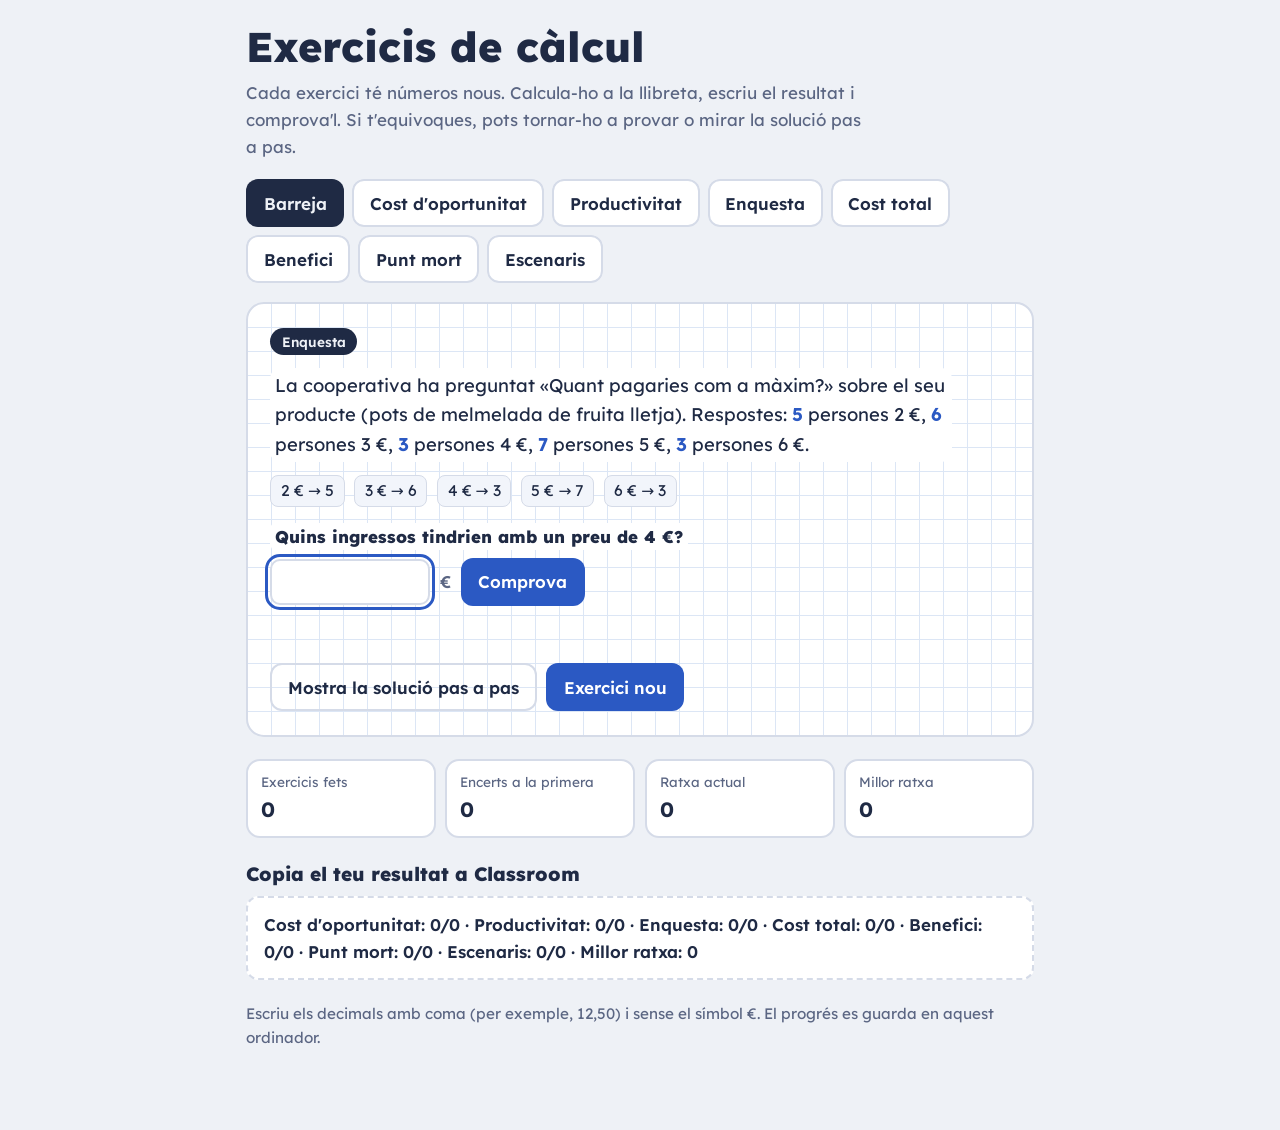
<file: exercicis-calcul.html>
<!doctype html>
<html lang="ca">
<head>
<meta charset="utf-8">
<meta name="viewport" content="width=device-width, initial-scale=1, viewport-fit=cover">
<title>Exercicis de càlcul · Economia 4t ESO</title>
<link rel="preconnect" href="https://fonts.googleapis.com">
<link rel="preconnect" href="https://fonts.gstatic.com" crossorigin>
<link href="https://fonts.googleapis.com/css2?family=Lexend:wght@400;600;800&family=Patrick+Hand&display=swap" rel="stylesheet">
<style>
:root{
  box-sizing:border-box;
  padding-top:env(safe-area-inset-top,0px);
  padding-bottom:env(safe-area-inset-bottom,0px);
  --bg:#EEF1F6; --paper:#FFFFFF; --grid:#DCE6F5; --ink:#1F2A44; --muted:#5B6683; --line:#D5DBE8;
  --blue:#2B59C3; --red:#D7263D; --green:#1E9E6A; --soft:#F2F5FB;
}
@media (prefers-color-scheme: dark){
  :root:not([data-theme="light"]){ --bg:#10141F; --paper:#171C2B; --grid:#222A40; --ink:#E6EAF5; --muted:#A3ACC6; --line:#2C344D; --blue:#6E95F0; --red:#FF6474; --green:#4CCB94; --soft:#1F2538; }
}
:root[data-theme="dark"]{ --bg:#10141F; --paper:#171C2B; --grid:#222A40; --ink:#E6EAF5; --muted:#A3ACC6; --line:#2C344D; --blue:#6E95F0; --red:#FF6474; --green:#4CCB94; --soft:#1F2538; }
*,*::before,*::after{box-sizing:inherit}
html{scroll-padding-top:env(safe-area-inset-top,0px)}
body{margin:0;background:var(--bg);color:var(--ink);font:400 1.06rem/1.6 "Lexend",system-ui,sans-serif}
h1,h2{margin:0;line-height:1.2;font-weight:800}
.wrap{max-width:820px;margin:0 auto;padding:1.4rem 1rem 4rem}
.top h1{font-size:clamp(1.8rem,4.6vw,2.6rem)}
.top p{color:var(--muted);margin:.4rem 0 0;max-width:62ch}
button,input{font:inherit;color:inherit}
button{font-weight:600;border:0;border-radius:12px;padding:.65rem 1.1rem;cursor:pointer;background:var(--blue);color:#fff}
button.soft{background:transparent;color:var(--ink);box-shadow:inset 0 0 0 2px var(--line)}
button:disabled{opacity:.4;cursor:not-allowed}
button:focus-visible,input:focus-visible{outline:3px solid var(--blue);outline-offset:2px}
.types{display:flex;flex-wrap:wrap;gap:.5rem;margin-top:1.2rem}
.types button{background:var(--paper);color:var(--ink);box-shadow:inset 0 0 0 2px var(--line);font-weight:600}
.types button[aria-pressed="true"]{background:var(--ink);color:var(--bg);box-shadow:none}
.types small{font-weight:400;opacity:.75;margin-left:.3rem}

/* Squared notebook paper: the memorable element */
.sheet{margin-top:1.2rem;border-radius:18px;padding:1.4rem 1.4rem 1.5rem;border:2px solid var(--line);
  background-color:var(--paper);
  background-image:linear-gradient(var(--grid) 1px,transparent 1px),linear-gradient(90deg,var(--grid) 1px,transparent 1px);
  background-size:24px 24px;background-position:-1px -1px}
.tag{display:inline-block;background:var(--ink);color:var(--bg);border-radius:999px;padding:.15rem .7rem;font-size:.85rem;font-weight:600}
.statement{font-size:1.15rem;margin:.8rem 0 0;max-width:62ch;background:var(--paper);border-radius:10px;padding:.2rem .3rem}
.statement b{color:var(--blue)}
.data{display:flex;flex-wrap:wrap;gap:.4rem .6rem;margin:.8rem 0 0}
.data span{background:var(--soft);border:1px solid var(--line);border-radius:8px;padding:.15rem .6rem;font-size:.97rem}
.ask{font-weight:800;margin:1rem 0 .5rem;background:var(--paper);display:inline-block;padding:0 .3rem;border-radius:6px}
.answer{display:flex;flex-wrap:wrap;gap:.6rem;align-items:center}
.answer input{font:800 1.4rem "Lexend",sans-serif;width:10ch;padding:.45rem .7rem;border-radius:10px;border:2px solid var(--line);background:var(--paper)}
.answer .unit{font-weight:600;color:var(--muted)}
.fb{margin-top:.9rem;font-weight:800;min-height:1.5em}
.fb.ok{color:var(--green)} .fb.no{color:var(--red)}
.solution{margin-top:1rem;background:var(--paper);border-left:5px solid var(--red);border-radius:0 12px 12px 0;padding:.8rem 1rem;font-family:"Patrick Hand","Comic Sans MS",cursive;font-size:1.3rem;line-height:1.5;color:var(--red)}
.solution ol{margin:.2rem 0 0;padding-left:1.4rem}
.actions{display:flex;flex-wrap:wrap;gap:.6rem;margin-top:1.1rem}
.stats{display:grid;grid-template-columns:repeat(auto-fit,minmax(130px,1fr));gap:.6rem;margin-top:1.4rem}
.stat{background:var(--paper);border:2px solid var(--line);border-radius:14px;padding:.6rem .8rem}
.stat span{display:block;color:var(--muted);font-size:.85rem}
.stat b{font-size:1.3rem}
.code{background:var(--paper);border:2px dashed var(--line);border-radius:12px;padding:.8rem 1rem;font-weight:600;margin-top:.6rem;user-select:all}
.foot{color:var(--muted);font-size:.95rem;margin-top:1.4rem}
</style>
</head>
<body>
<div class="wrap">
  <header class="top">
    <h1>Exercicis de càlcul</h1>
    <p>Cada exercici té números nous. Calcula-ho a la llibreta, escriu el resultat i comprova'l. Si t'equivoques, pots tornar-ho a provar o mirar la solució pas a pas.</p>
  </header>
  <div class="types" id="types" role="group" aria-label="Tipus d'exercici"></div>
  <section class="sheet" id="sheet" aria-live="polite"></section>
  <div class="stats" id="stats"></div>
  <h2 style="font-size:1.2rem;margin-top:1.6rem">Copia el teu resultat a Classroom</h2>
  <div class="code" id="code"></div>
  <p class="foot">Escriu els decimals amb coma (per exemple, 12,50) i sense el símbol €. El progrés es guarda en aquest ordinador.</p>
</div>

<script>
const R=(a,b,s=1)=>a+Math.floor(Math.random()*(Math.floor((b-a)/s)+1))*s;
const pick=a=>a[Math.floor(Math.random()*a.length)];
const r2=x=>Math.round(x*100)/100;
const f=(x,d)=>{ const dec = d!==undefined ? d : (Math.round(x)===x?0:2); return x.toLocaleString("ca-ES",{minimumFractionDigits:dec,maximumFractionDigits:dec}); };
const eur=x=>f(x)+" €";
const PROD=[["pots de melmelada de fruita lletja","pot"],["bosses de roba reciclada","bossa"],["estoigs de texans vells","estoig"],["carregadors reparats","carregador"],["espelmes d'oli reciclat","espelma"],["altaveus reciclats","altaveu"]];

const TYPES={
 ct:{n:"Cost total", gen(){
   const [pl,sg]=pick(PROD), cf=R(50,400,10), cvu=pick([1,1.5,2,2.5,3,3.5,4,5,6]), q=R(10,120,5), ans=r2(cf+cvu*q);
   return {st:`La cooperativa fa <b>${pl}</b>. Cada mes paga uns costos fixos de <b>${eur(cf)}</b>, i fer cada ${sg} li costa <b>${eur(cvu)}</b> de material. Aquest mes en fa <b>${q}</b>.`,
     data:[`CF = ${eur(cf)}`,`CVu = ${eur(cvu)}`,`Q = ${q}`], ask:"Quin és el cost total del mes?", unit:"€", ans,
     sol:[`Cost total = CF + CVu × Q`,`Costos variables: ${f(cvu)} × ${q} = ${eur(r2(cvu*q))}`,`Cost total: ${f(cf)} + ${f(r2(cvu*q))} = <b>${eur(ans)}</b>`]}; }},
 ben:{n:"Benefici", gen(){
   const [pl,sg]=pick(PROD), cvu=pick([1,1.5,2,2.5,3,4]), p=r2(cvu+pick([1,1.5,2,2.5,3,4,5])), cf=R(80,400,10), q=R(10,100,5);
   const I=r2(p*q), CT=r2(cf+cvu*q), ans=r2(I-CT);
   return {st:`Una empresa ven <b>${q} ${pl}</b> a <b>${eur(p)}</b> cada un. Té uns costos fixos de <b>${eur(cf)}</b> i un cost variable de <b>${eur(cvu)}</b> per ${sg}.`,
     data:[`P = ${eur(p)}`,`Q = ${q}`,`CF = ${eur(cf)}`,`CVu = ${eur(cvu)}`], ask:"Quin és el resultat? Si són pèrdues, escriu-lo amb un signe menys (−).", unit:"€", ans,
     sol:[`Ingressos = P × Q = ${f(p)} × ${q} = ${eur(I)}`,`Cost total = CF + CVu × Q = ${f(cf)} + ${f(cvu)} × ${q} = ${eur(CT)}`,`Resultat = ingressos − cost total = ${f(I)} − ${f(CT)} = <b>${eur(ans)}</b>`, ans>=0?`És un benefici.`:`És negatiu: l'empresa té pèrdues.`]}; }},
 pm:{n:"Punt mort", gen(){
   const [pl,sg]=pick(PROD), m=pick([2,2.5,3,4,5,6,8,10]), qs=R(10,80,5), cf=r2(m*qs), cvu=pick([1,1.5,2,3,4,5]), p=r2(cvu+m);
   return {st:`La cooperativa vol saber quantes <b>${pl}</b> ha de vendre per no perdre diners. Els costos fixos són de <b>${eur(cf)}</b>, cada ${sg} costa <b>${eur(cvu)}</b> de fer i es ven a <b>${eur(p)}</b>.`,
     data:[`CF = ${eur(cf)}`,`P = ${eur(p)}`,`CVu = ${eur(cvu)}`], ask:"Quin és el punt mort (en unitats)?", unit:"unitats", ans:qs,
     sol:[`Marge unitari = P − CVu = ${f(p)} − ${f(cvu)} = ${eur(m)}`,`Punt mort = CF ÷ marge = ${f(cf)} ÷ ${f(m)} = <b>${qs} unitats</b>`,`A partir de la unitat ${qs+1} la cooperativa té benefici.`]}; }},
 esc:{n:"Escenaris", gen(){
   const [pl,sg]=pick(PROD), m=pick([2,2.5,3,4,5]), pm=R(15,40), cf=r2(m*pm), cvu=pick([1,1.5,2,2.5]), p=r2(cvu+m);
   const q=pick([pm-R(3,10), pm+R(2,8), pm+R(10,25)]), which=q<pm?"pessimista":q<pm+10?"realista":"optimista";
   const I=r2(p*q), CT=r2(cf+cvu*q), ans=r2(I-CT);
   return {st:`Pla de viabilitat de la cooperativa: venen <b>${pl}</b> a <b>${eur(p)}</b>, cada ${sg} costa <b>${eur(cvu)}</b> i els costos fixos són <b>${eur(cf)}</b>. A l'escenari <b>${which}</b> es venen <b>${q}</b> unitats.`,
     data:[`P = ${eur(p)}`,`CVu = ${eur(cvu)}`,`CF = ${eur(cf)}`,`Q = ${q}`], ask:`Quin és el resultat de l'escenari ${which}? Si són pèrdues, posa el signe menys (−).`, unit:"€", ans,
     sol:[`Ingressos = ${f(p)} × ${q} = ${eur(I)}`,`Cost total = ${f(cf)} + ${f(cvu)} × ${q} = ${eur(CT)}`,`Resultat = ${f(I)} − ${f(CT)} = <b>${eur(ans)}</b>`, `El punt mort és ${pm} unitats: amb ${q} unitats ${q>=pm?"hi ha benefici":"hi ha pèrdues"}.`]}; }},
 prod:{n:"Productivitat", gen(){
   const n=R(3,6), p1=pick([4,6,8,10,12]), pct=pick([25,50,100]), p2=p1*(1+pct/100);
   if(!Number.isInteger(p2)) return TYPES.prod.gen();
   const ask2 = Math.random()<0.5;
   const ans = ask2 ? pct : p2;
   return {st:`A la fàbrica de la cooperativa, <b>${n} persones</b> fan <b>${p1*n}</b> unitats en una ronda en què cadascú ho fa tot. A la ronda següent es reparteixen les tasques i en fan <b>${p2*n}</b>.`,
     data:[`Persones = ${n}`,`Ronda 1 = ${p1*n} u.`,`Ronda 2 = ${p2*n} u.`], ask: ask2?"En quin percentatge ha augmentat la productivitat per persona?":"Quina és la productivitat per persona de la ronda 2?", unit: ask2?"%":"u./persona", ans,
     sol:[`Productivitat ronda 1 = ${p1*n} ÷ ${n} = ${p1}`,`Productivitat ronda 2 = ${p2*n} ÷ ${n} = ${p2}`].concat(ask2?[`Augment = (${p2} − ${p1}) ÷ ${p1} × 100 = <b>${pct} %</b>`]:[`Resposta: <b>${p2} unitats per persona</b>`])}; }},
 enq:{n:"Enquesta", gen(){
   const preus=[2,3,4,5,6], cnt=preus.map(()=>R(2,7)), k=R(1,3), qd=cnt.slice(k).reduce((a,b)=>a+b,0);
   const [pl]=pick(PROD), ing=Math.random()<0.5;
   return {st:`La cooperativa ha preguntat «Quant pagaries com a màxim?» sobre el seu producte (${pl}). Respostes: ${preus.map((p,i)=>`<b>${cnt[i]}</b> persones ${f(p)} €`).join(', ')}.`,
     data:preus.map((p,i)=>`${f(p)} € → ${cnt[i]}`), ask: ing?`Quins ingressos tindrien amb un preu de ${f(preus[k])} €?`:`Quantes persones comprarien a ${f(preus[k])} €?`, unit: ing?"€":"persones", ans: ing?preus[k]*qd:qd,
     sol:[`Compren a ${f(preus[k])} € tots els que pagarien ${f(preus[k])} € o més: ${cnt.slice(k).join(' + ')} = ${qd} persones`].concat(ing?[`Ingressos = ${f(preus[k])} × ${qd} = <b>${eur(preus[k]*qd)}</b>`]:[])}; }},
 opo:{n:"Cost d'oportunitat", gen(){
   const vals=[15,20,25,30,35,40,45].sort(()=>Math.random()-.5).slice(0,3), alts=["fer de cangur","ajudar a la botiga del barri","donar classes de repàs"];
   const best=Math.max(...vals);
   return {st:`Dissabte has de vendre a la parada de la cooperativa sense cobrar. En lloc d'això podries: ${alts.map((a,i)=>`${a} (<b>${eur(vals[i])}</b>)`).join(', ')}.`,
     data:alts.map((a,i)=>`${a}: ${eur(vals[i])}`), ask:"Quin és el teu cost d'oportunitat?", unit:"€", ans:best,
     sol:[`Només compta la millor alternativa a què renuncies, no la suma`,`Millor alternativa: ${eur(best)} → cost d'oportunitat = <b>${eur(best)}</b>`]}; }}
};
const ORDER=["opo","prod","enq","ct","ben","pm","esc"];
const KEY="exercicis-calcul-v2";
let S={type:"mix", stats:{}, streak:0, best:0};
try{ const s=JSON.parse(localStorage.getItem(KEY)); if(s&&s.stats) S=Object.assign(S,s); }catch(e){}
const save=()=>{ try{ localStorage.setItem(KEY,JSON.stringify(S)); }catch(e){} };
ORDER.forEach(k=>S.stats[k]=S.stats[k]||{ok:0,n:0});
let cur=null;
const $=id=>document.getElementById(id);

function newEx(){
  const k=S.type==="mix"?pick(ORDER):S.type;
  cur=Object.assign({k, tries:0, solved:false, shown:false}, TYPES[k].gen());
  renderSheet(); renderTypes();
  setTimeout(()=>{ const i=$("ans"); if(i) i.focus({preventScroll:true}); },0);
}
function renderTypes(){
  $("types").innerHTML=[["mix","Barreja"],...ORDER.map(k=>[k,TYPES[k].n])].map(([k,n])=>{
    const st=S.stats[k]; return `<button data-t="${k}" aria-pressed="${S.type===k}">${n}${st&&st.n?`<small>${st.ok}/${st.n}</small>`:""}</button>`; }).join("");
}
function renderSheet(){
  const c=cur;
  $("sheet").innerHTML=`<span class="tag">${TYPES[c.k].n}</span>
    <p class="statement">${c.st}</p>
    <div class="data">${c.data.map(d=>`<span>${d}</span>`).join("")}</div>
    <div class="ask">${c.ask}</div>
    <div class="answer"><label for="ans" style="position:absolute;left:-9999px">Resultat</label>
      <input id="ans" inputmode="decimal" autocomplete="off" ${c.solved||c.shown?"disabled":""}><span class="unit">${c.unit}</span>
      <button id="chk" ${c.solved||c.shown?"disabled":""}>Comprova</button></div>
    <div class="fb" id="fb"></div>
    <div id="sol"></div>
    <div class="actions">
      <button class="soft" id="show" ${c.shown?"disabled":""}>Mostra la solució pas a pas</button>
      <button id="next">Exercici nou</button>
    </div>`;
  $("chk").onclick=check;
  $("ans").addEventListener("keydown",e=>{ if(e.key==="Enter") check(); });
  $("show").onclick=showSol;
  $("next").onclick=newEx;
}
function parse(v){ v=v.trim().replace(/\s|€/g,"").replace(/^[−–]/,"-"); if(v.includes(",")) v=v.replace(/\./g,"").replace(",","."); return parseFloat(v); }
function check(){
  const c=cur, v=parse($("ans").value), fb=$("fb");
  if(isNaN(v)){ fb.className="fb no"; fb.textContent="Escriu un número."; return; }
  c.tries++;
  const ok=Math.abs(v-c.ans)<=0.011;
  if(ok){
    c.solved=true; fb.className="fb ok"; fb.textContent=c.tries===1?"Correcte a la primera! 🎉":"Correcte!";
    const st=S.stats[c.k]; st.n++; if(c.tries===1){ st.ok++; S.streak++; S.best=Math.max(S.best,S.streak); } else S.streak=0;
    $("ans").disabled=true; $("chk").disabled=true; save(); renderTypes(); renderStats(); $("next").focus();
  } else {
    fb.className="fb no";
    fb.textContent = c.tries===1 ? "No és correcte. Revisa el càlcul i torna-ho a provar." : "Encara no. Pots mirar la solució pas a pas.";
    if(c.tries===1){ S.streak=0; save(); renderStats(); }
    $("ans").select();
  }
}
function showSol(){
  const c=cur;
  if(!c.solved && !c.shown){ const st=S.stats[c.k]; st.n++; S.streak=0; save(); renderTypes(); renderStats(); }
  c.shown=true;
  $("sol").innerHTML=`<div class="solution">Solució:<ol>${c.sol.map(s=>`<li>${s}</li>`).join("")}</ol></div>`;
  $("show").disabled=true;
  if(!c.solved){ $("ans").disabled=true; $("chk").disabled=true; }
  $("next").focus();
}
function renderStats(){
  const tot=ORDER.reduce((a,k)=>a+S.stats[k].n,0), ok=ORDER.reduce((a,k)=>a+S.stats[k].ok,0);
  $("stats").innerHTML=`<div class="stat"><span>Exercicis fets</span><b>${tot}</b></div>
    <div class="stat"><span>Encerts a la primera</span><b>${ok}${tot?` (${Math.round(ok/tot*100)} %)`:""}</b></div>
    <div class="stat"><span>Ratxa actual</span><b>${S.streak}</b></div>
    <div class="stat"><span>Millor ratxa</span><b>${S.best}</b></div>`;
  $("code").textContent=ORDER.map(k=>`${TYPES[k].n}: ${S.stats[k].ok}/${S.stats[k].n}`).join(" · ")+` · Millor ratxa: ${S.best}`;
}
$("types").onclick=e=>{ const b=e.target.closest("[data-t]"); if(!b) return; S.type=b.dataset.t; save(); newEx(); };
renderStats(); newEx();
</script>
</body>
</html>
</file>
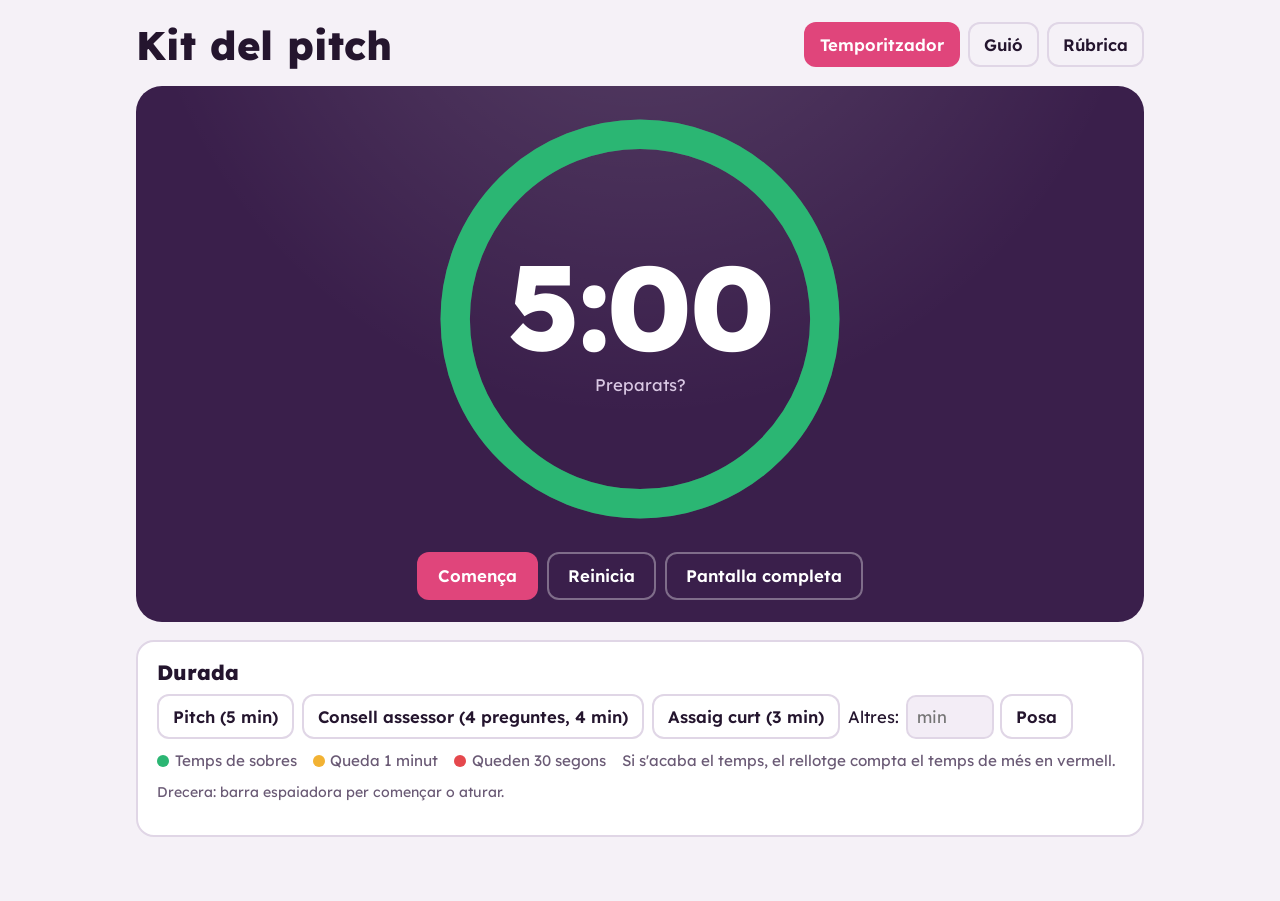
<file: kit-pitch.html>
<!doctype html>
<html lang="ca">
<head>
<meta charset="utf-8">
<meta name="viewport" content="width=device-width, initial-scale=1, viewport-fit=cover">
<title>Kit del pitch · Cooperativa</title>
<link rel="preconnect" href="https://fonts.googleapis.com">
<link rel="preconnect" href="https://fonts.gstatic.com" crossorigin>
<link href="https://fonts.googleapis.com/css2?family=Lexend:wght@400;600;800&display=swap" rel="stylesheet">
<style>
:root{
  box-sizing:border-box;
  padding-top:env(safe-area-inset-top,0px);
  padding-bottom:env(safe-area-inset-bottom,0px);
  --bg:#F5F1F7; --card:#FFFFFF; --ink:#24152E; --muted:#6A5A75; --line:#E0D6E6; --soft:#F3EDF6;
  --plum:#3A1F4B; --pink:#E0457B; --go:#2BB673; --warn:#F2B233; --stop:#E5484D;
}
@media (prefers-color-scheme: dark){
  :root:not([data-theme="light"]){ --bg:#140C19; --card:#1E1426; --ink:#F0E8F4; --muted:#B5A6BF; --line:#34253F; --soft:#271B31; --plum:#0E0713; }
}
:root[data-theme="dark"]{ --bg:#140C19; --card:#1E1426; --ink:#F0E8F4; --muted:#B5A6BF; --line:#34253F; --soft:#271B31; --plum:#0E0713; }
*,*::before,*::after{box-sizing:inherit}
html{scroll-padding-top:env(safe-area-inset-top,0px)}
body{margin:0;background:var(--bg);color:var(--ink);font:400 1.04rem/1.55 "Lexend",system-ui,sans-serif}
h1,h2,h3{margin:0;line-height:1.2;font-weight:800}
.wrap{max-width:1040px;margin:0 auto;padding:1.3rem 1rem 4rem}
button,input,select{font:inherit;color:inherit}
button{font-weight:600;border:0;border-radius:12px;padding:.6rem 1rem;cursor:pointer;background:var(--plum);color:#fff}
button.pink{background:var(--pink)}
button.soft{background:transparent;color:var(--ink);box-shadow:inset 0 0 0 2px var(--line)}
button:disabled{opacity:.4;cursor:not-allowed}
button:focus-visible,input:focus-visible,select:focus-visible{outline:3px solid var(--pink);outline-offset:2px}
input,select{border:2px solid var(--line);border-radius:10px;padding:.45rem .6rem;background:var(--soft);min-width:0}
.top{display:flex;justify-content:space-between;align-items:center;gap:1rem;flex-wrap:wrap}
.top h1{font-size:clamp(1.8rem,4.4vw,2.5rem)}
.tabs{display:flex;gap:.5rem;flex-wrap:wrap}
.tabs button[aria-pressed="true"]{background:var(--pink)}
.tabs button[aria-pressed="false"]{background:transparent;color:var(--ink);box-shadow:inset 0 0 0 2px var(--line)}
.card{background:var(--card);border:2px solid var(--line);border-radius:18px;padding:1.1rem 1.2rem;margin-top:1.1rem}
.card h2{font-size:1.3rem}
.note{color:var(--muted);margin:.2rem 0 .8rem;max-width:68ch}

/* Stage timer: the memorable element */
.stage{margin-top:1.1rem;background:var(--plum);border-radius:26px;padding:1.4rem;color:#fff;display:grid;place-items:center;text-align:center;position:relative;overflow:hidden}
.stage::before{content:"";position:absolute;inset:-40% -10% auto;height:120%;background:radial-gradient(ellipse at 50% 0,rgba(255,255,255,.16),transparent 60%);pointer-events:none}
.ringw{position:relative;width:min(70vw,420px);aspect-ratio:1}
.ringw svg{width:100%;height:100%;transform:rotate(-90deg)}
.ringw circle{fill:none;stroke-width:14}
.ringw .track{stroke:rgba(255,255,255,.12)}
.ringw .arc{stroke:var(--go);stroke-linecap:round;transition:stroke-dashoffset .25s linear,stroke .3s}
.digits{position:absolute;inset:0;display:grid;place-items:center;align-content:center}
.digits b{font:800 clamp(3.4rem,13vw,7.5rem)/1 "Lexend",sans-serif;font-variant-numeric:tabular-nums;letter-spacing:-.02em}
.digits span{color:#D9C7E3;font-size:1.05rem;margin-top:.4rem}
.stage.warn .arc{stroke:var(--warn)} .stage.stop .arc{stroke:var(--stop)}
.stage.over{background:#5A1120}
.stage.over .digits b{color:#FFB3B8}
.ctrl{display:flex;gap:.6rem;flex-wrap:wrap;justify-content:center;margin-top:1rem;position:relative}
.ctrl button{font-size:1.05rem;padding:.7rem 1.3rem}
.ctrl .soft{color:#fff;box-shadow:inset 0 0 0 2px rgba(255,255,255,.35)}
.presets{display:flex;flex-wrap:wrap;gap:.5rem;align-items:center}
.presets input{width:5.5rem}
.flags{display:flex;gap:1rem;flex-wrap:wrap;color:var(--muted);font-size:.95rem;margin-top:.6rem}
.flags i{display:inline-block;width:12px;height:12px;border-radius:50%;margin-right:.35rem;vertical-align:-1px}

.script{list-style:none;margin:0;padding:0;display:grid;gap:.7rem}
.script li{display:grid;grid-template-columns:auto 1fr auto;gap:.9rem;align-items:start;background:var(--soft);border-radius:14px;padding:.8rem 1rem}
.script .n{width:34px;height:34px;border-radius:50%;background:var(--pink);color:#fff;display:grid;place-items:center;font-weight:800}
.script h3{font-size:1.08rem}
.script p{margin:.2rem 0 0;color:var(--muted);font-size:.96rem}
.script .t{font-weight:800;color:var(--pink);white-space:nowrap}
.script input[type=checkbox]{width:22px;height:22px;accent-color:var(--pink)}

.rub{overflow-x:auto}
table{border-collapse:collapse;width:100%;min-width:720px}
th,td{border:1px solid var(--line);padding:.55rem .6rem;vertical-align:top;text-align:left;font-size:.93rem}
th{background:var(--soft)}
td.crit{font-weight:700;width:16%}
td.lvl{cursor:pointer}
td.lvl:hover{background:var(--soft)}
td.lvl.sel{background:var(--pink);color:#fff}
td.lvl b{display:block;font-size:1rem}
.evalbar{display:flex;flex-wrap:wrap;gap:.6rem;align-items:end;margin-bottom:.8rem}
.evalbar label{display:flex;flex-direction:column;font-size:.88rem;color:var(--muted);gap:.2rem}
.results td.num,.results th.num{text-align:right;font-variant-numeric:tabular-nums}
.big{font-size:1.6rem;font-weight:800;color:var(--pink)}
.mini{font-size:.88rem;color:var(--muted)}
.toast{position:fixed;left:50%;bottom:calc(1rem + env(safe-area-inset-bottom,0px));transform:translateX(-50%);background:var(--ink);color:var(--bg);padding:.6rem 1rem;border-radius:12px;font-weight:600;display:none;z-index:9}
.toast.show{display:block}
[hidden]{display:none!important}
@media (prefers-reduced-motion:reduce){.ringw .arc{transition:none}}
</style>
</head>
<body>
<div class="wrap">
  <header class="top">
    <h1>Kit del pitch</h1>
    <div class="tabs" role="tablist">
      <button data-tab="timer" aria-pressed="true">Temporitzador</button>
      <button data-tab="script" aria-pressed="false">Guió</button>
      <button data-tab="rubric" aria-pressed="false">Rúbrica</button>
    </div>
  </header>

  <!-- TEMPORITZADOR -->
  <section id="timer">
    <div class="stage" id="stage">
      <div class="ringw">
        <svg viewBox="0 0 200 200" aria-hidden="true"><circle class="track" cx="100" cy="100" r="88"/><circle class="arc" id="arc" cx="100" cy="100" r="88"/></svg>
        <div class="digits"><b id="digits">5:00</b><span id="phase">Preparats?</span></div>
      </div>
      <div class="ctrl">
        <button class="pink" id="startBtn">Comença</button>
        <button class="soft" id="resetBtn">Reinicia</button>
        <button class="soft" id="fsBtn">Pantalla completa</button>
      </div>
    </div>
    <section class="card">
      <h2>Durada</h2>
      <div class="presets" style="margin-top:.6rem">
        <button class="soft" data-min="5">Pitch (5 min)</button>
        <button class="soft" data-min="4" data-qa="1">Consell assessor (4 preguntes, 4 min)</button>
        <button class="soft" data-min="3">Assaig curt (3 min)</button>
        <label style="display:flex;align-items:center;gap:.4rem">Altres: <input id="custom" inputmode="numeric" placeholder="min"> <button class="soft" id="setCustom">Posa</button></label>
      </div>
      <div class="flags"><span><i style="background:var(--go)"></i>Temps de sobres</span><span><i style="background:var(--warn)"></i>Queda 1 minut</span><span><i style="background:var(--stop)"></i>Queden 30 segons</span><span>Si s'acaba el temps, el rellotge compta el temps de més en vermell.</span></div>
      <p class="mini" style="margin-top:.6rem">Drecera: barra espaiadora per començar o aturar.</p>
    </section>
  </section>

  <!-- GUIÓ -->
  <section id="script" hidden>
    <section class="card">
      <h2>L'estructura del pitch (5 minuts)</h2>
      <p class="note">El pitch explica el dossier de la cooperativa. Cada part surt d'un llenç. Després, l'altra cooperativa i la docent fan dues preguntes cadascuna.</p>
      <ol class="script" id="scriptList"></ol>
    </section>
  </section>

  <!-- RÚBRICA -->
  <section id="rubric" hidden>
    <section class="card">
      <h2>Avaluació del pitch</h2>
      <p class="note">Criteris de la teva rúbrica (dossier i pitch). Cada persona que avalua tria un nivell per criteri (NA 1 · AS 2 · AN 3 · AE 4) i desa la seva avaluació. La nota és la mitjana, sobre 4, com al quadern d'avaluació. Les dades es guarden en aquest ordinador.</p>
      <div class="evalbar">
        <label>Presentació<select id="presSel"></select></label>
        <button class="soft" id="addPres">+ Presentació</button>
        <button class="soft" id="renPres">Canvia el nom</button>
        <button class="soft" id="delPres">Esborra-la</button>
        <label>Qui avalua<input id="evName" placeholder="Avaluador/a"></label>
      </div>
      <div class="rub"><table id="rubTable"></table></div>
      <div style="display:flex;gap:.6rem;align-items:center;flex-wrap:wrap;margin-top:.9rem">
        <button class="pink" id="saveEval">Desa aquesta avaluació</button>
        <span class="mini" id="evStatus"></span>
      </div>
    </section>
    <section class="card results">
      <h2>Resultats</h2>
      <div id="results"></div>
    </section>
  </section>
</div>
<div class="toast" id="toast" role="status"></div>

<script>
const $=id=>document.getElementById(id);
const toast=t=>{ const el=$("toast"); el.textContent=t; el.classList.add("show"); clearTimeout(toast.t); toast.t=setTimeout(()=>el.classList.remove("show"),2200); };
const esc=s=>String(s).replace(/[&<>"']/g,c=>({"&":"&amp;","<":"&lt;",">":"&gt;",'"':"&quot;","'":"&#39;"}[c]));

/* Tabs */
document.querySelector(".tabs").onclick=e=>{ const b=e.target.closest("[data-tab]"); if(!b) return;
  document.querySelectorAll(".tabs button").forEach(x=>x.setAttribute("aria-pressed",x===b));
  ["timer","script","rubric"].forEach(id=>$(id).hidden=id!==b.dataset.tab); };

/* Timer */
const C=2*Math.PI*88; $("arc").style.strokeDasharray=C;
let total=300, left=300, running=false, endAt=0, tick=null, label="Pitch", beeped={};
function fmt(s){ const neg=s<0; s=Math.abs(Math.ceil(s)); return (neg?"+":"")+Math.floor(s/60)+":"+String(s%60).padStart(2,"0"); }
function beep(freq,dur){ try{ const a=beep.ctx||(beep.ctx=new (window.AudioContext||window.webkitAudioContext)()); const o=a.createOscillator(), g=a.createGain(); o.frequency.value=freq; o.connect(g); g.connect(a.destination); g.gain.setValueAtTime(.2,a.currentTime); g.gain.exponentialRampToValueAtTime(.001,a.currentTime+dur); o.start(); o.stop(a.currentTime+dur); }catch(e){} }
function draw(){
  $("digits").textContent=fmt(left);
  const frac=Math.max(0,left)/total; $("arc").style.strokeDashoffset=C*(1-frac);
  const st=$("stage"); st.classList.toggle("warn",left<=60&&left>30); st.classList.toggle("stop",left<=30&&left>0); st.classList.toggle("over",left<=0);
  $("phase").textContent = left<=0 ? "Temps esgotat!" : running ? label : (left===total?"Preparats?":"En pausa");
  $("startBtn").textContent = running ? "Atura" : (left===total?"Comença":"Continua");
}
function loop(){ left=(endAt-Date.now())/1000;
  if(left<=60.05&&!beeped.w&&total>60){ beeped.w=1; beep(660,.25); }
  if(left<=30.05&&!beeped.s&&total>30){ beeped.s=1; beep(660,.2); setTimeout(()=>beep(660,.2),250); }
  if(left<=0&&!beeped.e){ beeped.e=1; beep(440,.8); }
  draw(); }
function start(){ if(running){ running=false; clearInterval(tick); } else { running=true; endAt=Date.now()+left*1000; tick=setInterval(loop,200); beep.ctx&&beep.ctx.resume&&beep.ctx.resume(); } draw(); }
function setTime(min,lab){ running=false; clearInterval(tick); total=Math.max(10,Math.round(min*60)); left=total; label=lab||"Pitch"; beeped={}; draw(); }
$("startBtn").onclick=start;
$("resetBtn").onclick=()=>setTime(total/60,label);
document.querySelectorAll("[data-min]").forEach(b=>b.onclick=()=>setTime(+b.dataset.min, b.dataset.qa?"Torn de preguntes":"Pitch"));
$("setCustom").onclick=()=>{ const m=parseFloat(($("custom").value||"").replace(",",".")); if(m>0) setTime(m,"Pitch"); else toast("Escriu els minuts."); };
$("fsBtn").onclick=()=>{ const el=$("stage"); try{ if(document.fullscreenElement) document.exitFullscreen(); else el.requestFullscreen(); }catch(e){ toast("La pantalla completa no està disponible aquí. Prova la tecla F11."); } };
document.addEventListener("keydown",e=>{ if(e.code==="Space" && !$("timer").hidden && !["INPUT","SELECT","TEXTAREA","BUTTON"].includes(document.activeElement.tagName)){ e.preventDefault(); start(); } });
draw();

/* Script */
const SCRIPT=[
 ["El ganxo","Una dada, una imatge o una pregunta sobre el que es llença que enganxi el consell assessor.","20 s"],
 ["El problema (llenç ①)","Quina necessitat hi ha i a qui afecta? Feu servir les dues dades contrastades, amb organisme i any.","40 s"],
 ["La proposta","Què fa la vostra cooperativa amb el que es llença i per què és diferent. Si podeu, ensenyeu el producte.","40 s"],
 ["El mercat (Fita 2)","Resultats de l'enquesta, la demanda, la competència i per què heu triat aquest preu.","50 s"],
 ["La viabilitat (llenç ③)","Costos, punt mort i els tres escenaris. Què fareu si passa el pessimista?","60 s"],
 ["La cooperativa (llenç ④)","Forma jurídica i per què, els principis que aplicareu i el repartiment de rols.","40 s"],
 ["Els compromisos (llenç ⑤)","Tres compromisos de RSC mesurables, sense rentat verd.","30 s"],
 ["El tancament","Una frase final que es recordi i què demaneu al consell assessor.","20 s"]
];
const SK="kit-pitch-script-v2"; let checked={}; try{ checked=JSON.parse(localStorage.getItem(SK))||{}; }catch(e){}
$("scriptList").innerHTML=SCRIPT.map((s,i)=>`<li><span class="n">${i+1}</span><div><h3>${s[0]}</h3><p>${s[1]}</p></div><div style="display:grid;justify-items:end;gap:.3rem"><span class="t">${s[2]}</span><input type="checkbox" data-c="${i}" ${checked[i]?"checked":""} aria-label="${s[0]} preparat"></div></li>`).join("");
$("scriptList").onchange=e=>{ const i=e.target.dataset.c; if(i===undefined) return; checked[i]=e.target.checked; try{ localStorage.setItem(SK,JSON.stringify(checked)); }catch(x){} };

/* Rubric */
const CRIT=[
 {n:"El problema i la proposta",l:["No queda clar quin problema resolen","S'entén el problema, però sense dades","Problema amb dues dades contrastades i proposta clara","Proposta convincent que no deixa ningú fora"]},
 {n:"El mercat i el preu",l:["No hi ha enquesta ni preu justificat","Enquesta petita o preu poc justificat","Enquesta tabulada i preu justificat amb la demanda","A més, en reconeixen els límits i comparen amb la competència"]},
 {n:"La viabilitat",l:["Sense comptes o amb costos inventats","Un escenari calculat i costos incomplets","Tres escenaris coherents i conclusió de viabilitat","A més, punt mort i condicions concretes perquè sigui viable"]},
 {n:"La cooperativa i la RSC",l:["No identifiquen la forma jurídica","La nomenen sense justificar","Justifiquen la forma jurídica i tenen compromisos mesurables","Comparen formes, connecten la RSC amb els costos i apliquen principis"]},
 {n:"Comunicació i preguntes",l:["Llegeixen, fora de temps, no responen","Respostes vagues o molt fora de temps","Dins del temps, tothom participa i responen bé","Respostes sòlides a preguntes difícils i reconeixen límits"]}
];
const RK="kit-pitch-rubric-v2";
let RS={pres:[{id:1,name:"Cooperativa 1",evals:[]},{id:2,name:"Cooperativa 2",evals:[]}],cur:1,nextId:3};
try{ const s=JSON.parse(localStorage.getItem(RK)); if(s&&Array.isArray(s.pres)) RS=s; }catch(e){}
const rsave=()=>{ try{ localStorage.setItem(RK,JSON.stringify(RS)); }catch(e){} };
let pick={};
const curP=()=>RS.pres.find(p=>p.id===RS.cur)||RS.pres[0];
function renderRubric(){
  if(!RS.pres.find(p=>p.id===RS.cur)) RS.cur=RS.pres[0].id;
  $("presSel").innerHTML=RS.pres.map(p=>`<option value="${p.id}" ${p.id===RS.cur?"selected":""}>${esc(p.name)}</option>`).join("");
  $("rubTable").innerHTML=`<thead><tr><th>Criteri</th>${[1,2,3,4].map(n=>`<th>${["NA","AS","AN","AE"][n-1]} (${n})</th>`).join("")}</tr></thead><tbody>${CRIT.map((c,i)=>`<tr><td class="crit">${c.n}</td>${c.l.map((t,k)=>`<td class="lvl ${pick[i]===k+1?"sel":""}" data-i="${i}" data-v="${k+1}" tabindex="0" role="button" aria-pressed="${pick[i]===k+1}"><b>${k+1}</b>${t}</td>`).join("")}</tr>`).join("")}</tbody>`;
  const n=Object.keys(pick).length; $("evStatus").textContent=`${n} de ${CRIT.length} criteris triats`;
  $("saveEval").disabled=n<CRIT.length;
  renderResults();
}
function renderResults(){
  const p=curP(), E=p.evals;
  if(!E.length){ $("results").innerHTML=`<p class="note">Encara no hi ha cap avaluació desada per a «${esc(p.name)}».</p>`; return; }
  const avg=i=>E.reduce((a,e)=>a+e.s[i],0)/E.length;
  const fin=CRIT.reduce((a,_,i)=>a+avg(i),0)/CRIT.length;
  const f2=x=>x.toLocaleString("ca-ES",{minimumFractionDigits:2,maximumFractionDigits:2});
  $("results").innerHTML=`<p>Nota de «${esc(p.name)}»: <span class="big">${f2(fin)} / 4</span> <span class="mini">(mitjana de ${E.length} ${E.length===1?"avaluació":"avaluacions"})</span></p>
   <div class="rub"><table><thead><tr><th>Avaluador/a</th>${CRIT.map(c=>`<th class="num">${c.n}</th>`).join("")}<th class="num">Mitjana</th><th></th></tr></thead><tbody>
   ${E.map((e,j)=>`<tr><td>${esc(e.by)}</td>${e.s.map(v=>`<td class="num">${v}</td>`).join("")}<td class="num">${f2(e.s.reduce((a,b)=>a+b,0)/e.s.length)}</td><td><button class="soft" data-delev="${j}" style="padding:.2rem .5rem;font-size:.85rem">Esborra</button></td></tr>`).join("")}
   <tr><th>Mitjana</th>${CRIT.map((_,i)=>`<th class="num">${f2(avg(i))}</th>`).join("")}<th class="num">${f2(fin)}</th><th></th></tr></tbody></table></div>`;
}
$("rubTable").addEventListener("click",e=>{ const td=e.target.closest("td.lvl"); if(!td) return; pick[+td.dataset.i]=+td.dataset.v; renderRubric(); });
$("rubTable").addEventListener("keydown",e=>{ if((e.key==="Enter"||e.key===" ")&&e.target.matches("td.lvl")){ e.preventDefault(); e.target.click(); } });
$("saveEval").onclick=()=>{
  if(Object.keys(pick).length<CRIT.length) return;
  const p=curP(); const by=$("evName").value.trim()||("Avaluador/a "+(p.evals.length+1));
  p.evals.push({by, s:CRIT.map((_,i)=>pick[i])}); pick={}; $("evName").value=""; rsave(); renderRubric(); toast("Avaluació desada"); $("evName").focus();
};
$("results").addEventListener("click",e=>{ const b=e.target.closest("[data-delev]"); if(!b) return; if(!confirm("Vols esborrar aquesta avaluació?")) return; curP().evals.splice(+b.dataset.delev,1); rsave(); renderRubric(); });
$("presSel").onchange=e=>{ RS.cur=+e.target.value; pick={}; rsave(); renderRubric(); };
$("addPres").onclick=()=>{ const n=prompt("Nom de la presentació (per exemple, el nom de la persona o del grup):"); if(!n||!n.trim()) return; const id=RS.nextId++; RS.pres.push({id,name:n.trim(),evals:[]}); RS.cur=id; pick={}; rsave(); renderRubric(); };
$("renPres").onclick=()=>{ const p=curP(); const n=prompt("Nou nom:",p.name); if(!n||!n.trim()) return; p.name=n.trim(); rsave(); renderRubric(); };
$("delPres").onclick=()=>{ if(RS.pres.length<=1){ toast("Hi ha d'haver almenys una presentació."); return; } const p=curP(); if(!confirm(`Vols esborrar «${p.name}» i totes les seves avaluacions?`)) return; RS.pres=RS.pres.filter(x=>x.id!==p.id); RS.cur=RS.pres[0].id; pick={}; rsave(); renderRubric(); };
renderRubric();
</script>
</body>
</html>
</file>
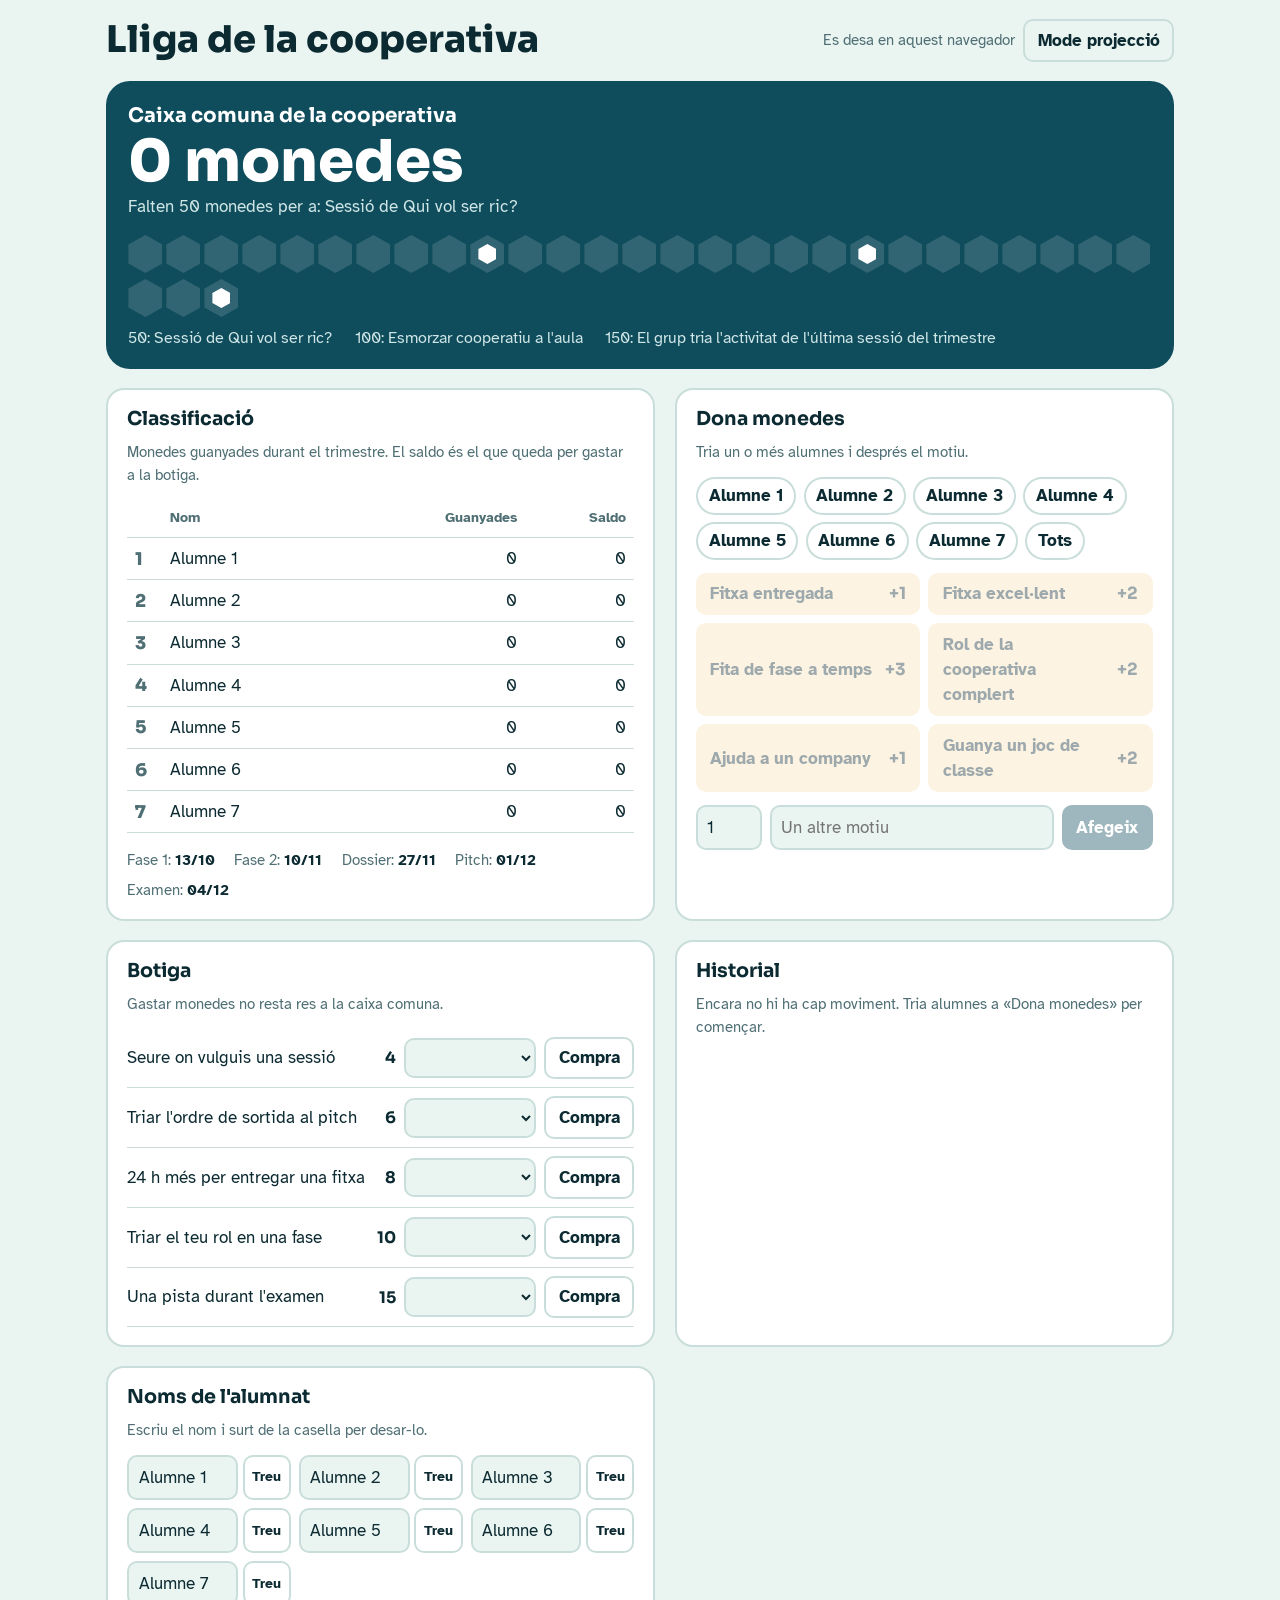
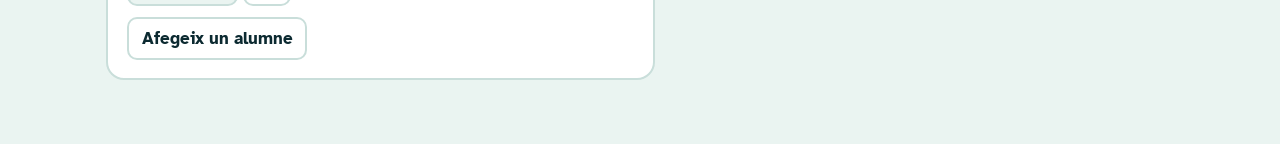
<file: lliga-cooperativa.html>
<!doctype html>
<html lang="ca">
<head>
<meta charset="utf-8">
<meta name="viewport" content="width=device-width, initial-scale=1, viewport-fit=cover">
<title>Lliga de la cooperativa</title>
<link rel="preconnect" href="https://fonts.googleapis.com">
<link rel="preconnect" href="https://fonts.gstatic.com" crossorigin>
<link href="https://fonts.googleapis.com/css2?family=Sora:wght@500;700;800&family=Atkinson+Hyperlegible:wght@400;700&display=swap" rel="stylesheet">
<style id="css">
:root{
  box-sizing:border-box;
  padding-top:env(safe-area-inset-top,0px);
  padding-bottom:env(safe-area-inset-bottom,0px);
  --bg:#EAF4F1; --card:#FFFFFF; --ink:#0C2A31; --muted:#4F6F74; --line:#C9DEDA;
  --teal:#0F4C5C; --honey:#F2A541; --honey-soft:#FBE3B8; --coral:#D9512C; --ok:#2E8B57;
}
@media (prefers-color-scheme: dark){
  :root:not([data-theme="light"]){ --bg:#0A1E23; --card:#12303A; --ink:#E6F2EF; --muted:#9BB9BC; --line:#23474F; --teal:#1B6B7E; --honey-soft:#4A3A1C; }
}
:root[data-theme="dark"]{ --bg:#0A1E23; --card:#12303A; --ink:#E6F2EF; --muted:#9BB9BC; --line:#23474F; --teal:#1B6B7E; --honey-soft:#4A3A1C; }
*,*::before,*::after{box-sizing:inherit}
html{scroll-padding-top:env(safe-area-inset-top,0px)}
body{margin:0;background:var(--bg);color:var(--ink);font:400 1.05rem/1.5 "Atkinson Hyperlegible",system-ui,sans-serif}
h1,h2{font-family:"Sora",system-ui,sans-serif;margin:0;line-height:1.15}
.wrap{max-width:1100px;margin:0 auto;padding:1.2rem 1rem 4rem}
header.top{display:flex;flex-wrap:wrap;justify-content:space-between;align-items:center;gap:.8rem}
header.top h1{font-size:clamp(1.6rem,3.6vw,2.3rem);font-weight:800}
.tools{display:flex;flex-wrap:wrap;gap:.5rem;align-items:center}
button,select,input{font:inherit;color:inherit}
button{font-weight:700;border:0;border-radius:10px;padding:.55rem .9rem;cursor:pointer;background:var(--teal);color:#fff}
button.soft{background:transparent;color:var(--ink);box-shadow:inset 0 0 0 2px var(--line)}
button.honey{background:var(--honey);color:#2b1a00}
button:disabled{opacity:.4;cursor:not-allowed}
button:focus-visible,input:focus-visible,select:focus-visible{outline:3px solid var(--honey);outline-offset:2px}
.savebar{font-size:.95rem;color:var(--muted)}
.savebar.dirty{color:var(--coral);font-weight:700}

/* The common pot: the one bold element */
.pot{margin-top:1.2rem;background:var(--teal);color:#fff;border-radius:24px;padding:1.4rem 1.4rem 1.2rem}
.pot h2{font-size:1.25rem;font-weight:700}
.pot .big{font:800 clamp(2.4rem,7vw,3.6rem)/1 "Sora",sans-serif;margin:.4rem 0 .2rem}
.pot p{margin:0;color:#CFE6E6}
.hive{display:flex;flex-wrap:wrap;gap:6px 4px;margin:1rem 0 .4rem}
.hex{width:34px;height:38px;clip-path:polygon(50% 0,100% 25%,100% 75%,50% 100%,0 75%,0 25%);background:rgba(255,255,255,.14);position:relative}
.hex.full{background:var(--honey)}
.hex.goal::after{content:"";position:absolute;inset:9px 8px;clip-path:inherit;background:#fff}
.hex.goal.full::after{background:var(--teal)}
.goals{display:flex;flex-wrap:wrap;gap:.5rem 1.4rem;margin-top:.6rem;font-size:.97rem}
.goals span{color:#CFE6E6}
.goals span.won{color:var(--honey);font-weight:700}

.grid{display:grid;grid-template-columns:1.1fr 1fr;gap:1.2rem;margin-top:1.2rem}
.card{background:var(--card);border:2px solid var(--line);border-radius:18px;padding:1.1rem 1.2rem}
.card h2{font-size:1.2rem;font-weight:700;margin-bottom:.7rem}
.note{color:var(--muted);font-size:.95rem;margin:.2rem 0 .8rem}
.scroll{overflow-x:auto}
table{border-collapse:collapse;width:100%;min-width:360px}
th,td{padding:.5rem .5rem;border-bottom:1px solid var(--line);text-align:left}
th{font-size:.9rem;color:var(--muted);font-weight:700}
td.num,th.num{text-align:right;font-variant-numeric:tabular-nums}
td.pos{font:800 1.1rem "Sora",sans-serif;color:var(--muted);width:2.2rem}
tr.first td.pos{color:var(--honey)}
.chips{display:flex;flex-wrap:wrap;gap:.45rem;margin-bottom:.8rem}
.chip{background:transparent;color:var(--ink);box-shadow:inset 0 0 0 2px var(--line);border-radius:999px;padding:.4rem .8rem;font-weight:700}
.chip[aria-pressed="true"]{background:var(--honey);color:#2b1a00;box-shadow:none}
.presets{display:grid;grid-template-columns:repeat(auto-fill,minmax(180px,1fr));gap:.5rem}
.preset{background:var(--honey-soft);color:var(--ink);text-align:left;display:flex;justify-content:space-between;gap:.6rem;align-items:center}
.preset b{font-family:"Sora",sans-serif;white-space:nowrap}
.custom{display:flex;flex-wrap:wrap;gap:.5rem;margin-top:.8rem}
.custom input{border:2px solid var(--line);border-radius:10px;padding:.5rem .6rem;background:var(--bg)}
.custom input[type=number]{width:6ch}
.custom input[type=text]{flex:1;min-width:12ch}
.shop li{display:flex;justify-content:space-between;align-items:center;gap:.8rem;padding:.5rem 0;border-bottom:1px solid var(--line)}
.shop{list-style:none;margin:0;padding:0}
.shop .cost{font:700 1rem "Sora",sans-serif;white-space:nowrap}
.shop select{border:2px solid var(--line);border-radius:10px;padding:.4rem;background:var(--bg);max-width:12ch}
.log{list-style:none;margin:0;padding:0;max-height:340px;overflow:auto}
.log li{display:grid;grid-template-columns:3.2rem 1fr auto auto;gap:.6rem;align-items:center;padding:.4rem 0;border-bottom:1px solid var(--line);font-size:.97rem}
.log .d{color:var(--muted);font-size:.88rem}
.log .p{font:700 1rem "Sora",sans-serif;text-align:right}
.log .p.plus{color:var(--ok)} .log .p.minus{color:var(--coral)}
.log button{padding:.2rem .5rem;font-size:.85rem}
.names{display:grid;grid-template-columns:repeat(auto-fill,minmax(160px,1fr));gap:.5rem}
.names input{border:2px solid var(--line);border-radius:10px;padding:.5rem .6rem;background:var(--bg);width:100%;min-width:0}
.nrow{display:flex;gap:.3rem}
.nrow button{padding:.4rem .6rem;font-size:.9rem}
.dates{display:flex;flex-wrap:wrap;gap:.4rem 1.2rem;font-size:.95rem;color:var(--muted)}
.dates b{color:var(--ink)}
.toast{position:fixed;left:50%;bottom:calc(1rem + env(safe-area-inset-bottom,0px));transform:translateX(-50%);background:var(--ink);color:var(--bg);padding:.6rem 1rem;border-radius:12px;font-weight:700;display:none;z-index:9}
.toast.show{display:block}
.projector .edit{display:none}
.projector .grid{grid-template-columns:1fr}
.projector table{font-size:1.25rem}
@media (max-width:820px){.grid{grid-template-columns:1fr}}
</style>
</head>
<body>
<div id="root"></div>
<script type="application/json" id="state">{"rev":0,"nextId":8,"students":[{"id":1,"name":"Alumne 1"},{"id":2,"name":"Alumne 2"},{"id":3,"name":"Alumne 3"},{"id":4,"name":"Alumne 4"},{"id":5,"name":"Alumne 5"},{"id":6,"name":"Alumne 6"},{"id":7,"name":"Alumne 7"}],"log":[]}</script>
<script id="app">
const HEAD = '<meta charset="utf-8">\n<meta name="viewport" content="width=device-width, initial-scale=1, viewport-fit=cover">\n<title>Lliga de la cooperativa</title>\n<link rel="preconnect" href="https://fonts.googleapis.com">\n<link rel="preconnect" href="https://fonts.gstatic.com" crossorigin>\n<link href="https://fonts.googleapis.com/css2?family=Sora:wght@500;700;800&family=Atkinson+Hyperlegible:wght@400;700&display=swap" rel="stylesheet">';
const PRESETS = [
  {m:"Fitxa entregada", p:1},
  {m:"Fitxa excel·lent", p:2},
  {m:"Fita de fase a temps", p:3},
  {m:"Rol de la cooperativa complert", p:2},
  {m:"Ajuda a un company", p:1},
  {m:"Guanya un joc de classe", p:2}
];
const SHOP = [
  {m:"Seure on vulguis una sessió", c:4},
  {m:"Triar l'ordre de sortida al pitch", c:6},
  {m:"24 h més per entregar una fitxa", c:8},
  {m:"Triar el teu rol en una fase", c:10},
  {m:"Una pista durant l'examen", c:15}
];
const GOALS = [
  {at:50, m:"Sessió de Qui vol ser ric?"},
  {at:100, m:"Esmorzar cooperatiu a l'aula"},
  {at:150, m:"El grup tria l'activitat de l'última sessió del trimestre"}
];
const MAXPOT = 150, PER_HEX = 5;
const FITES = [["Fase 1","13/10"],["Fase 2","10/11"],["Dossier","27/11"],["Pitch","01/12"],["Examen","04/12"]];
const STASH = "lliga-coop-pending";

let state = JSON.parse(document.getElementById("state").textContent);
let dirty = false, art = null, mode = "loading", readOnly = false, projector = false;
let selected = new Set();

// Recover unsaved changes kept before a publish or a reload
try{
  const s = JSON.parse(sessionStorage.getItem(STASH) || localStorage.getItem(STASH) || "null");
  if(s && s.rev > state.rev){ state = s; dirty = true; }
  else { sessionStorage.removeItem(STASH); }
}catch(e){}

const esc = s => String(s).replace(/[&<>"']/g, c => ({"&":"&amp;","<":"&lt;",">":"&gt;",'"':"&quot;","'":"&#39;"}[c]));
const name = id => (state.students.find(s=>s.id===id)||{name:"?"}).name;
function earned(id){ return state.log.filter(l=>l.s===id && l.p>0).reduce((a,l)=>a+l.p,0); }
function balance(id){ return state.log.filter(l=>l.s===id).reduce((a,l)=>a+l.p,0); }
function pot(){ return state.log.filter(l=>l.p>0).reduce((a,l)=>a+l.p,0); }
function today(){ const d=new Date(); return String(d.getDate()).padStart(2,"0")+"/"+String(d.getMonth()+1).padStart(2,"0"); }

function change(fn){
  fn(); state.rev++; dirty = true;
  try{ sessionStorage.setItem(STASH, JSON.stringify(state)); }catch(e){}
  if(mode==="local"){ try{ localStorage.setItem(STASH, JSON.stringify(state)); }catch(e){} dirty=false; }
  render();
}
function toast(t){ const el=document.getElementById("toast"); if(!el) return; el.textContent=t; el.classList.add("show"); clearTimeout(toast.t); toast.t=setTimeout(()=>el.classList.remove("show"),2200); }

function buildPage(){
  const json = JSON.stringify(state).replace(/</g,"\\u003c");
  const css = document.getElementById("css").textContent;
  const app = document.getElementById("app").textContent;
  const S = "<"+"script", E = "<"+"/script>";
  return "<!doctype html>\n<html lang=\"ca\">\n<head>\n"+HEAD+"\n<style id=\"css\">"+css+"</style>\n</head>\n<body>\n<div id=\"root\"></div>\n"
    + S+" type=\"application/json\" id=\"state\">"+json+E+"\n"+S+" id=\"app\">"+app+E+"\n</body>\n</html>\n";
}
async function save(){
  if(!art) return;
  try{
    sessionStorage.setItem(STASH, JSON.stringify(state));
    await art.publish(buildPage());
  }catch(e){
    const c = e && e.code;
    if(c==="conflict") toast("Algú ha desat una altra versió; es torna a carregar.");
    else if(c==="not_writer"||c==="not_granted"||c==="consent_required"||c==="not_declared"||c==="capability_disabled"){ readOnly=true; render(); toast("Aquesta vista és només de lectura."); }
    else if(c==="rate_limited") toast("Massa desades seguides. Torna-ho a provar d'aquí a una estona.");
    else toast("No s'ha pogut desar. Els canvis es mantenen en aquesta pestanya.");
  }
}

function render(){
  document.body.classList.toggle("projector", projector || readOnly);
  const P = pot(), filled = Math.min(MAXPOT, P);
  const ranking = [...state.students].sort((a,b)=>earned(b.id)-earned(a.id));
  const hexes = Array.from({length:MAXPOT/PER_HEX},(_,i)=>{
    const v=(i+1)*PER_HEX; return `<span class="hex${v<=filled?" full":""}${GOALS.some(g=>g.at===v)?" goal":""}" aria-hidden="true"></span>`;
  }).join("");
  const next = GOALS.find(g=>g.at>P);
  const saveTxt = mode==="local" ? "Es desa en aquest navegador" : mode==="loading" ? "Connectant…" : dirty ? "Hi ha canvis sense desar" : "Tot desat";

  document.getElementById("root").innerHTML = `
  <div class="wrap">
    <header class="top">
      <h1>Lliga de la cooperativa</h1>
      <div class="tools">
        <span class="savebar edit${dirty&&mode==="artifact"?" dirty":""}">${saveTxt}</span>
        ${mode==="artifact" && !readOnly ? `<button class="honey edit" data-a="save" ${dirty?"":"disabled"}>Desa els canvis</button>`:""}
        ${readOnly?"":`<button class="soft" data-a="proj">${projector?"Surt del mode projecció":"Mode projecció"}</button>`}
      </div>
    </header>

    <section class="pot" aria-label="Caixa comuna">
      <h2>Caixa comuna de la cooperativa</h2>
      <div class="big">${P} monedes</div>
      <p>${next ? `Falten ${next.at-P} monedes per a: ${esc(next.m)}` : "Heu desbloquejat totes les recompenses del grup!"}</p>
      <div class="hive">${hexes}</div>
      <div class="goals">${GOALS.map(g=>`<span class="${P>=g.at?"won":""}">${g.at}: ${esc(g.m)}</span>`).join("")}</div>
    </section>

    <div class="grid">
      <section class="card">
        <h2>Classificació</h2>
        <p class="note">Monedes guanyades durant el trimestre. El saldo és el que queda per gastar a la botiga.</p>
        <div class="scroll"><table>
          <thead><tr><th></th><th>Nom</th><th class="num">Guanyades</th><th class="num">Saldo</th></tr></thead>
          <tbody>${ranking.map((s,i)=>`<tr class="${i===0&&earned(s.id)>0?"first":""}"><td class="pos">${i+1}</td><td>${esc(s.name)}</td><td class="num">${earned(s.id)}</td><td class="num">${balance(s.id)}</td></tr>`).join("")}</tbody>
        </table></div>
        <div class="dates" style="margin-top:1rem">${FITES.map(f=>`<span>${f[0]}: <b>${f[1]}</b></span>`).join("")}</div>
      </section>

      <section class="card edit">
        <h2>Dona monedes</h2>
        <p class="note">Tria un o més alumnes i després el motiu.</p>
        <div class="chips">
          ${state.students.map(s=>`<button class="chip" data-a="sel" data-id="${s.id}" aria-pressed="${selected.has(s.id)}">${esc(s.name)}</button>`).join("")}
          <button class="chip" data-a="all" aria-pressed="false">${selected.size===state.students.length?"Cap":"Tots"}</button>
        </div>
        <div class="presets">${PRESETS.map((p,i)=>`<button class="preset" data-a="give" data-i="${i}" ${selected.size?"":"disabled"}><span>${esc(p.m)}</span><b>+${p.p}</b></button>`).join("")}</div>
        <div class="custom">
          <input type="number" id="cp" min="1" max="20" value="1" aria-label="Monedes">
          <input type="text" id="cm" placeholder="Un altre motiu" aria-label="Motiu">
          <button data-a="custom" ${selected.size?"":"disabled"}>Afegeix</button>
        </div>
      </section>

      <section class="card edit">
        <h2>Botiga</h2>
        <p class="note">Gastar monedes no resta res a la caixa comuna.</p>
        <ul class="shop">${SHOP.map((it,i)=>`<li><span>${esc(it.m)}</span><span class="tools"><span class="cost">${it.c}</span>
          <select id="sh${i}" aria-label="Qui compra">${state.students.map(s=>`<option value="${s.id}" ${balance(s.id)<it.c?"disabled":""}>${esc(s.name)} (${balance(s.id)})</option>`).join("")}</select>
          <button class="soft" data-a="buy" data-i="${i}">Compra</button></span></li>`).join("")}</ul>
      </section>

      <section class="card edit">
        <h2>Historial</h2>
        ${state.log.length ? `<ul class="log">${[...state.log].reverse().map(l=>`<li><span class="d">${l.d}</span><span>${esc(name(l.s))}: ${esc(l.m)}</span><span class="p ${l.p>0?"plus":"minus"}">${l.p>0?"+":""}${l.p}</span><button class="soft" data-a="undo" data-id="${l.id}" aria-label="Esborra aquest moviment">Esborra</button></li>`).join("")}</ul>`
          : `<p class="note">Encara no hi ha cap moviment. Tria alumnes a «Dona monedes» per començar.</p>`}
      </section>

      <section class="card edit">
        <h2>Noms de l'alumnat</h2>
        <p class="note">Escriu el nom i surt de la casella per desar-lo.</p>
        <div class="names">${state.students.map(s=>`<div class="nrow"><input data-a="name" data-id="${s.id}" value="${esc(s.name)}" aria-label="Nom"><button class="soft" data-a="delst" data-id="${s.id}" aria-label="Treu ${esc(s.name)}">Treu</button></div>`).join("")}</div>
        <button class="soft" data-a="addst" style="margin-top:.7rem">Afegeix un alumne</button>
      </section>
    </div>
  </div>
  <div class="toast" id="toast" role="status"></div>`;
}

document.addEventListener("click", e=>{
  const b = e.target.closest("[data-a]"); if(!b || b.tagName==="INPUT") return;
  const a = b.dataset.a;
  if(a==="sel"){ const id=+b.dataset.id; selected.has(id)?selected.delete(id):selected.add(id); render(); }
  if(a==="all"){ selected = selected.size===state.students.length ? new Set() : new Set(state.students.map(s=>s.id)); render(); }
  if(a==="give"){ const p=PRESETS[+b.dataset.i]; add(p.p,p.m); }
  if(a==="custom"){
    const p=parseInt(document.getElementById("cp").value,10), m=document.getElementById("cm").value.trim();
    if(!p||p<1){ toast("Escriu un nombre de monedes més gran que 0."); return; }
    if(!m){ toast("Escriu el motiu."); return; }
    add(p,m);
  }
  if(a==="buy"){
    const it=SHOP[+b.dataset.i], sid=+document.getElementById("sh"+b.dataset.i).value;
    if(balance(sid)<it.c){ toast(name(sid)+" no té prou monedes."); return; }
    change(()=>state.log.push({id:state.nextId++, s:sid, p:-it.c, m:it.m, d:today()}));
    toast(name(sid)+" ha comprat: "+it.m);
  }
  if(a==="undo"){ const id=+b.dataset.id; change(()=>{ state.log = state.log.filter(l=>l.id!==id); }); }
  if(a==="save"){ save(); }
  if(a==="proj"){ projector=!projector; render(); }
  if(a==="addst"){
    change(()=>{ const id=Math.max(0,...state.students.map(s=>s.id))+1; state.students.push({id, name:"Alumne "+id}); });
    toast("Alumne afegit");
  }
  if(a==="delst"){
    const id=+b.dataset.id, s=state.students.find(x=>x.id===id); if(!s) return;
    if(state.students.length<=1){ toast("Hi ha d'haver almenys un alumne."); return; }
    if(!confirm("Vols treure "+s.name+"? També s'esborraran totes les seves monedes i moviments.")) return;
    selected.delete(id);
    change(()=>{ state.students=state.students.filter(x=>x.id!==id); state.log=state.log.filter(l=>l.s!==id); });
    toast(s.name+" s'ha tret de la lliga");
  }
});
document.addEventListener("change", e=>{
  if(e.target.dataset && e.target.dataset.a==="name"){
    const id=+e.target.dataset.id, v=e.target.value.trim(); if(!v) return;
    change(()=>{ state.students.find(s=>s.id===id).name=v; });
  }
});
function add(p,m){
  const n=selected.size;
  change(()=>{ selected.forEach(sid=>state.log.push({id:state.nextId++, s:sid, p, m, d:today()})); });
  toast(`+${p} per a ${n} ${n===1?"alumne":"alumnes"}`);
  selected=new Set(); render();
}

render();
(async()=>{
  try{ art = window.claude && window.claude.use ? await window.claude.use("artifact") : null; }catch(e){ art=null; }
  if(art){ mode="artifact"; }
  else {
    mode="local";
    try{ const s=JSON.parse(localStorage.getItem(STASH)||"null"); if(s && s.rev>state.rev){ state=s; } }catch(e){}
  }
  render();
})();
</script>
</body>
</html>
</file>
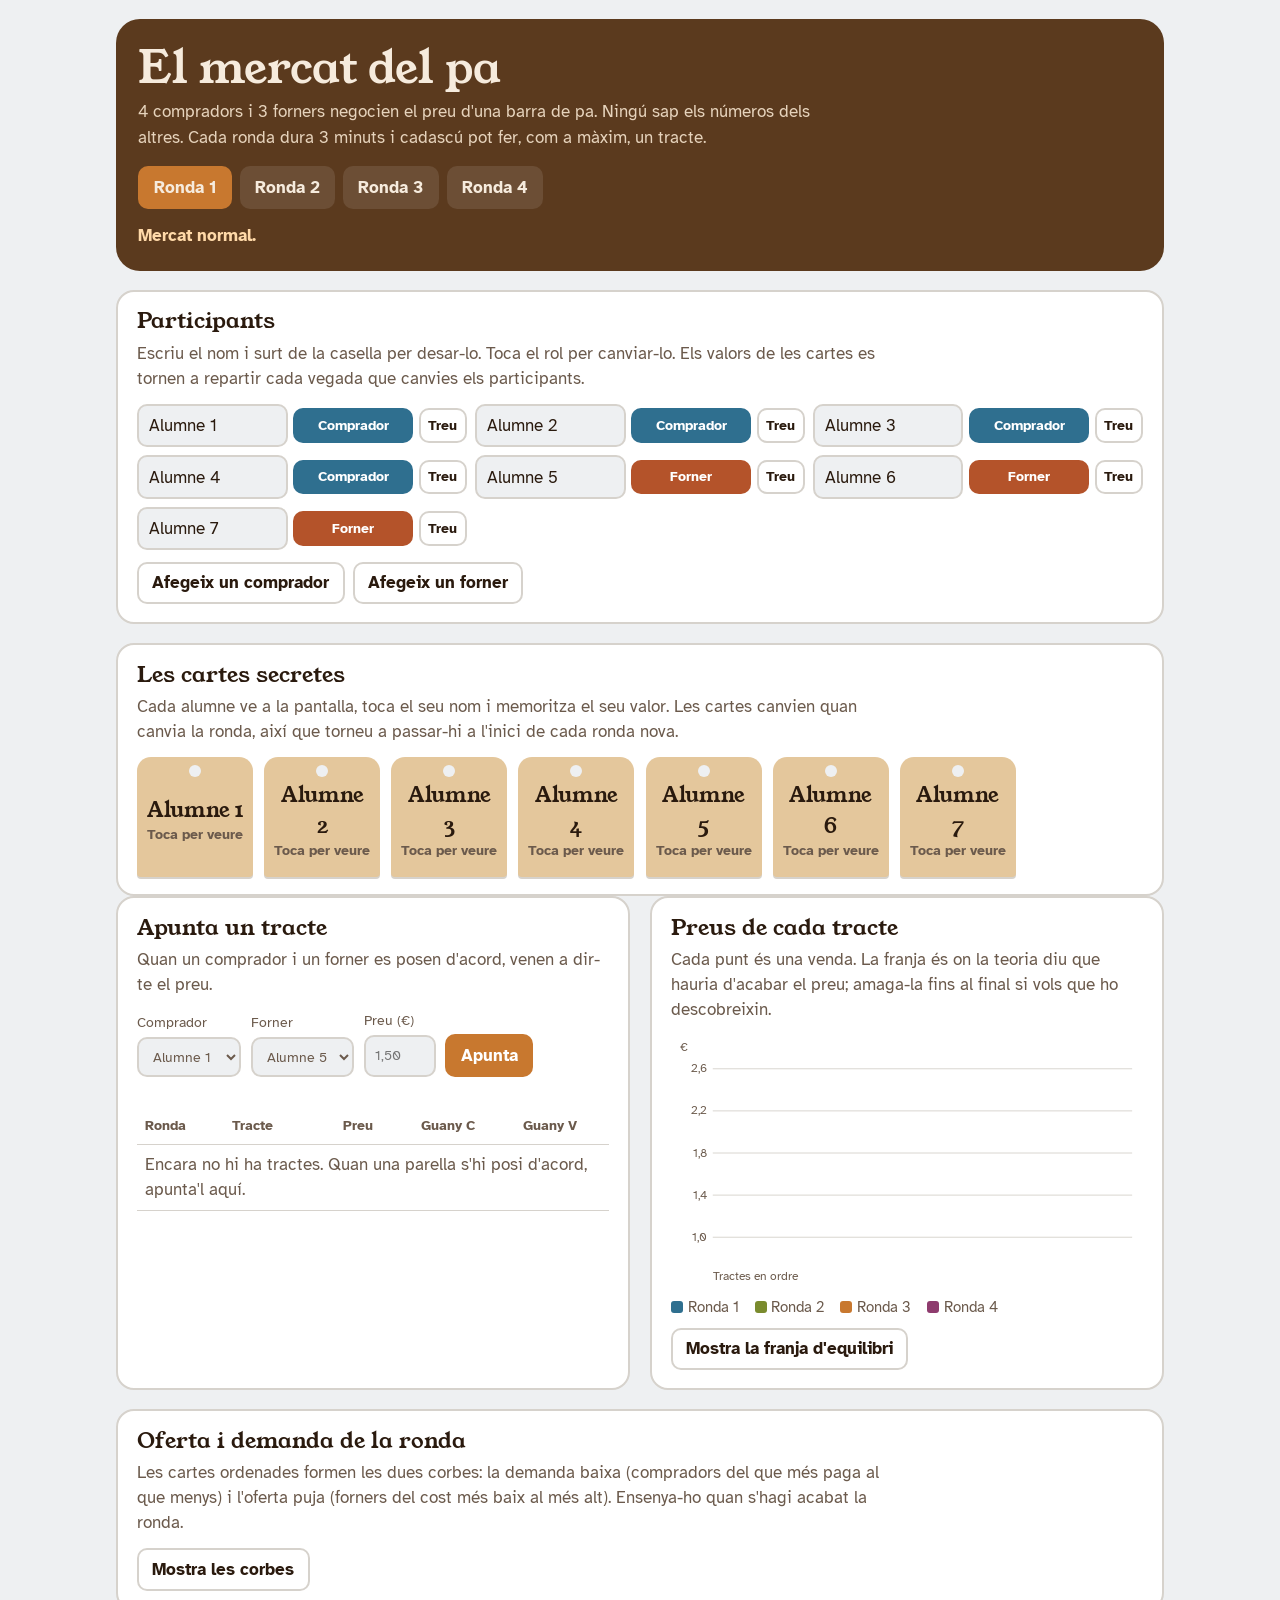
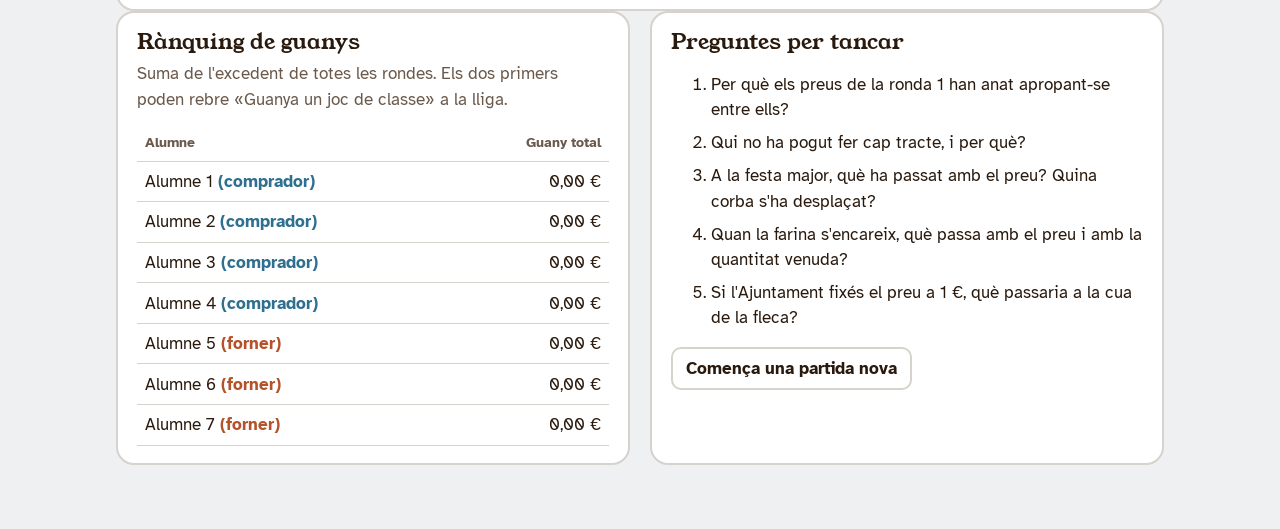
<file: mercat-del-pa.html>
<!doctype html>
<html lang="ca">
<head>
<meta charset="utf-8">
<meta name="viewport" content="width=device-width, initial-scale=1, viewport-fit=cover">
<title>El mercat del pa</title>
<link rel="preconnect" href="https://fonts.googleapis.com">
<link rel="preconnect" href="https://fonts.gstatic.com" crossorigin>
<link href="https://fonts.googleapis.com/css2?family=Young+Serif&family=Atkinson+Hyperlegible:wght@400;700&display=swap" rel="stylesheet">
<style>
:root{
  box-sizing:border-box;
  padding-top:env(safe-area-inset-top,0px);
  padding-bottom:env(safe-area-inset-bottom,0px);
  --bg:#EEF0F2; --card:#FFFFFF; --ink:#2A1A0E; --muted:#6B5A4C; --line:#D6D2CC;
  --rye:#5B3A1E; --crust:#C8782F; --kraft:#E4C79C; --buy:#2F6F8F; --sell:#B4532A; --band:rgba(200,120,47,.18);
}
@media (prefers-color-scheme: dark){
  :root:not([data-theme="light"]){ --bg:#17120E; --card:#221A14; --ink:#F2E8DC; --muted:#BBA894; --line:#3A2E24; --rye:#3B2614; --kraft:#6B5232; --buy:#5FA6C8; --sell:#E07A4E; --band:rgba(200,120,47,.25); }
}
:root[data-theme="dark"]{ --bg:#17120E; --card:#221A14; --ink:#F2E8DC; --muted:#BBA894; --line:#3A2E24; --rye:#3B2614; --kraft:#6B5232; --buy:#5FA6C8; --sell:#E07A4E; --band:rgba(200,120,47,.25); }
*,*::before,*::after{box-sizing:inherit}
html{scroll-padding-top:env(safe-area-inset-top,0px)}
body{margin:0;background:var(--bg);color:var(--ink);font:400 1.05rem/1.5 "Atkinson Hyperlegible",system-ui,sans-serif}
h1,h2,h3{font-family:"Young Serif",Georgia,serif;font-weight:400;margin:0;line-height:1.15}
.wrap{max-width:1080px;margin:0 auto;padding:1.2rem 1rem 4rem}
button,input,select{font:inherit;color:inherit}
button{font-weight:700;border:0;border-radius:10px;padding:.55rem .95rem;cursor:pointer;background:var(--rye);color:#fff}
button.soft{background:transparent;color:var(--ink);box-shadow:inset 0 0 0 2px var(--line)}
button.crust{background:var(--crust);color:#fff}
button:disabled{opacity:.4;cursor:not-allowed}
button:focus-visible,input:focus-visible,select:focus-visible{outline:3px solid var(--crust);outline-offset:2px}

.hero{background:var(--rye);color:#F6EBDD;border-radius:24px;padding:1.4rem}
.hero h1{font-size:clamp(1.9rem,4.5vw,2.8rem)}
.hero p{margin:.4rem 0 0;max-width:62ch;color:#E6D3BC}
.rounds{display:flex;flex-wrap:wrap;gap:.5rem;margin-top:1rem}
.rounds button{background:rgba(255,255,255,.1);color:#F6EBDD}
.rounds button[aria-pressed="true"]{background:var(--crust)}
.event{margin-top:.9rem;font-weight:700;color:#FFD9A8;min-height:1.5em}

.card{background:var(--card);border:2px solid var(--line);border-radius:18px;padding:1.1rem 1.2rem;margin-top:1.2rem}
.card h2{font-size:1.35rem;margin-bottom:.4rem}
.note{color:var(--muted);margin:.2rem 0 .8rem;max-width:70ch}
.grid{display:grid;grid-template-columns:1fr 1fr;gap:1.2rem}
.grid .card{margin-top:0}

/* Bread-tag tickets: the memorable element */
.tickets{display:grid;grid-template-columns:repeat(auto-fill,minmax(110px,1fr));gap:.7rem}
.ticket{background:var(--kraft);color:var(--ink);border-radius:14px 14px 4px 4px;padding:1rem .6rem 1.1rem;text-align:center;position:relative;font-family:"Young Serif",serif;font-size:2.2rem;font-weight:400;box-shadow:0 2px 0 var(--line)}
.ticket::before{content:"";position:absolute;top:8px;left:50%;width:12px;height:12px;margin-left:-6px;border-radius:50%;background:var(--bg)}
.ticket small{display:block;font:700 .85rem "Atkinson Hyperlegible",sans-serif;color:var(--muted)}
.ticket.seen small{color:var(--rye)}

.reveal{position:fixed;inset:0;background:var(--rye);color:#fff;display:none;place-items:center;padding:1.5rem;z-index:10;text-align:center}
.reveal.show{display:grid}
.reveal .role{font:700 1.2rem "Atkinson Hyperlegible",sans-serif;letter-spacing:.02em;padding:.3rem .9rem;border-radius:999px;display:inline-block}
.reveal .role.c{background:var(--buy)} .reveal .role.v{background:var(--sell)}
.reveal .val{font:400 clamp(4rem,16vw,8rem)/1 "Young Serif",serif;margin:1rem 0 .4rem}
.reveal p{max-width:34ch;margin:.3rem auto 1.2rem;color:#F1E1CC;font-size:1.15rem}

.form{display:flex;flex-wrap:wrap;gap:.6rem;align-items:end}
.form label{display:flex;flex-direction:column;font-size:.9rem;color:var(--muted);gap:.2rem}
.form select,.form input{border:2px solid var(--line);border-radius:10px;padding:.5rem .6rem;background:var(--bg);min-width:8ch}
.form input{width:8ch}
.msg{min-height:1.4em;font-weight:700;margin-top:.5rem}
.msg.bad{color:var(--sell)}
.scroll{overflow-x:auto}
table{border-collapse:collapse;width:100%;min-width:380px}
th,td{padding:.45rem .5rem;border-bottom:1px solid var(--line);text-align:left}
th{font-size:.9rem;color:var(--muted)}
td.num,th.num{text-align:right;font-variant-numeric:tabular-nums}
.c-tag{color:var(--buy);font-weight:700}.v-tag{color:var(--sell);font-weight:700}
svg{display:block;width:100%;height:auto}
svg text{fill:var(--muted);font:13px "Atkinson Hyperlegible",sans-serif}
.legend{display:flex;flex-wrap:wrap;gap:.4rem 1rem;font-size:.92rem;color:var(--muted);margin-top:.4rem}
.sw{display:inline-block;width:12px;height:12px;border-radius:3px;margin-right:.3rem;vertical-align:-1px}
.questions li{margin-bottom:.5rem}
.people{display:grid;grid-template-columns:repeat(auto-fill,minmax(250px,1fr));gap:.5rem}
.prow{display:flex;gap:.35rem;align-items:center}
.prow input{flex:1;min-width:0;border:2px solid var(--line);border-radius:10px;padding:.45rem .6rem;background:var(--bg)}
.prow button{padding:.4rem .6rem;font-size:.9rem}
.prow .rl{min-width:7.5rem}
.prow .rl.c{background:var(--buy)} .prow .rl.v{background:var(--sell)}
.actions-row{display:flex;flex-wrap:wrap;gap:.5rem;margin-top:.7rem}
.ticket{font-size:1.3rem;padding-top:1.4rem;word-break:break-word}
@media (max-width:820px){.grid{grid-template-columns:1fr}}
</style>
</head>
<body>
<div class="wrap">
  <section class="hero">
    <h1>El mercat del pa</h1>
    <p><span id="who"></span> negocien el preu d'una barra de pa. Ningú sap els números dels altres. Cada ronda dura 3 minuts i cadascú pot fer, com a màxim, un tracte.</p>
    <div class="rounds" id="rounds" role="group" aria-label="Ronda"></div>
    <div class="event" id="event" aria-live="polite"></div>
  </section>

  <section class="card">
    <h2>Participants</h2>
    <p class="note" id="pNote"></p>
    <div class="people" id="people"></div>
    <div class="actions-row"><button class="soft" id="addC">Afegeix un comprador</button><button class="soft" id="addV">Afegeix un forner</button></div>
  </section>

  <section class="card">
    <h2>Les cartes secretes</h2>
    <p class="note">Cada alumne ve a la pantalla, toca el seu nom i memoritza el seu valor. Les cartes canvien quan canvia la ronda, així que torneu a passar-hi a l'inici de cada ronda nova.</p>
    <div class="tickets" id="tickets"></div>
  </section>

  <div class="grid">
    <section class="card">
      <h2>Apunta un tracte</h2>
      <p class="note">Quan un comprador i un forner es posen d'acord, venen a dir-te el preu.</p>
      <div class="form">
        <label>Comprador<select id="fb"></select></label>
        <label>Forner<select id="fs"></select></label>
        <label>Preu (€)<input id="fp" inputmode="decimal" placeholder="1,50"></label>
        <button class="crust" id="addBtn">Apunta</button>
      </div>
      <div class="msg" id="msg" aria-live="polite"></div>
      <div class="scroll"><table>
        <thead><tr><th>Ronda</th><th>Tracte</th><th class="num">Preu</th><th class="num">Guany C</th><th class="num">Guany V</th><th></th></tr></thead>
        <tbody id="trades"></tbody>
      </table></div>
    </section>

    <section class="card">
      <h2>Preus de cada tracte</h2>
      <p class="note">Cada punt és una venda. La franja és on la teoria diu que hauria d'acabar el preu; amaga-la fins al final si vols que ho descobreixin.</p>
      <div id="chart1"></div>
      <div class="legend" id="legend1"></div>
      <button class="soft" id="bandBtn" style="margin-top:.6rem">Mostra la franja d'equilibri</button>
    </section>
  </div>

  <section class="card">
    <h2>Oferta i demanda de la ronda</h2>
    <p class="note">Les cartes ordenades formen les dues corbes: la demanda baixa (compradors del que més paga al que menys) i l'oferta puja (forners del cost més baix al més alt). Ensenya-ho quan s'hagi acabat la ronda.</p>
    <button class="soft" id="sdBtn">Mostra les corbes</button>
    <div id="chart2" hidden></div>
  </section>

  <div class="grid">
    <section class="card">
      <h2>Rànquing de guanys</h2>
      <p class="note">Suma de l'excedent de totes les rondes. Els dos primers poden rebre «Guanya un joc de classe» a la lliga.</p>
      <div class="scroll"><table><thead><tr><th>Alumne</th><th class="num">Guany total</th></tr></thead><tbody id="rank"></tbody></table></div>
    </section>
    <section class="card">
      <h2>Preguntes per tancar</h2>
      <ol class="questions">
        <li>Per què els preus de la ronda 1 han anat apropant-se entre ells?</li>
        <li>Qui no ha pogut fer cap tracte, i per què?</li>
        <li>A la festa major, què ha passat amb el preu? Quina corba s'ha desplaçat?</li>
        <li>Quan la farina s'encareix, què passa amb el preu i amb la quantitat venuda?</li>
        <li>Si l'Ajuntament fixés el preu a 1 €, què passaria a la cua de la fleca?</li>
      </ol>
      <button class="soft" id="resetBtn">Comença una partida nova</button>
    </section>
  </div>
</div>

<div class="reveal" id="reveal" role="dialog" aria-modal="true" aria-labelledby="rvRole">
  <div>
    <span class="role" id="rvRole"></span>
    <div class="val" id="rvVal"></div>
    <p id="rvText"></p>
    <button class="crust" id="rvHide">Amaga la carta</button>
  </div>
</div>

<script>
// Valors base: els compradors van de 2,10 € a 1,30 € i els forners de 0,90 € a 1,50 €
const r05=x=>Math.round(x*20)/20;
function spread(n,a,b){ if(n<=1) return [r05((a+b)/2)]; return Array.from({length:n},(_,i)=>r05(a+(b-a)*i/(n-1))); }
function defaultPeople(){ return [1,2,3,4,5,6,7].map(i=>({id:i, name:"Alumne "+i, role:i<=4?"c":"v", v:0})); }
function assignValues(){
  const cs=st.people.filter(p=>p.role==="c"), vs=st.people.filter(p=>p.role==="v");
  const cv=spread(cs.length,2.10,1.30), vv=spread(vs.length,0.90,1.50);
  // barregem l'ordre perquè el valor no depengui de la posició a la llista
  const sh=a=>{ for(let i=a.length-1;i>0;i--){const j=Math.floor(Math.random()*(i+1));[a[i],a[j]]=[a[j],a[i]];} return a; };
  sh(cv).forEach((v,i)=>cs[i].v=v); sh(vv).forEach((v,i)=>vs[i].v=v);
}
const ROUNDS=[
  {n:"Ronda 1", ev:"Mercat normal.", c:0, v:0},
  {n:"Ronda 2", ev:"Mercat normal: torneu-hi, ara ja teniu experiència.", c:0, v:0},
  {n:"Ronda 3", ev:"És festa major! Tothom vol més pa: els compradors pagarien 0,50 € més.", c:0.5, v:0},
  {n:"Ronda 4", ev:"La farina s'ha encarit: fer una barra costa 0,40 € més. La festa ja ha passat.", c:0, v:0.4}
];
const COLORS=["#2F6F8F","#7A8B2E","#C8782F","#8E3B6E"];
const KEY="mercat-pa-v1";
let st={round:0, trades:[], seen:{}, band:false, nextId:1, people:defaultPeople()};
try{ const s=JSON.parse(localStorage.getItem(KEY)); if(s&&Array.isArray(s.trades)){ st=s; if(!Array.isArray(st.people)){ st.people=defaultPeople(); st.trades=[]; st.seen={}; } } }catch(e){}
if(st.people.some(p=>!p.v)) assignValues();
const save=()=>{ try{ localStorage.setItem(KEY, JSON.stringify(st)); }catch(e){} };
const $=id=>document.getElementById(id);
const eur=x=>x.toFixed(2).replace(".",",")+" €";
const person=n=>st.people.find(p=>p.id===n)||{name:"?",role:"c",v:0};
const pname=n=>person(n).name;
const isC=n=>person(n).role==="c";
const buyers=()=>st.people.filter(p=>p.role==="c"), sellers=()=>st.people.filter(p=>p.role==="v");
const escH=s=>String(s).replace(/[&<>"']/g,c=>({"&":"&amp;","<":"&lt;",">":"&gt;",'"':"&quot;","'":"&#39;"}[c]));
function value(n,r){ const R=ROUNDS[r], p=person(n); return +(p.v+(p.role==="c"?R.c:R.v)).toFixed(2); }

function equilibrium(r){
  const d=buyers().map(p=>value(p.id,r)).sort((a,b)=>b-a);
  const s=sellers().map(p=>value(p.id,r)).sort((a,b)=>a-b);
  let q=0; while(q<Math.min(d.length,s.length) && d[q]>=s[q]) q++;
  if(q===0) return {q:0,lo:null,hi:null,d,s};
  const lo=Math.max(s[q-1], d[q]!==undefined?d[q]:-Infinity);
  const hi=Math.min(d[q-1], s[q]!==undefined?s[q]:Infinity);
  return {q, lo, hi, d, s};
}

function renderRounds(){
  $("rounds").innerHTML=ROUNDS.map((R,i)=>`<button data-r="${i}" aria-pressed="${i===st.round}">${R.n}</button>`).join("");
  $("event").textContent=ROUNDS[st.round].ev;
}
function renderTickets(){
  $("tickets").innerHTML=st.people.map(p=>{
    const n=p.id, seen=st.seen[st.round+"-"+n];
    return `<button class="ticket${seen?" seen":""}" data-t="${n}" aria-label="Carta de ${escH(p.name)}">${escH(p.name)}<small>${seen?"Vista":"Toca per veure"}</small></button>`;
  }).join("");
}
function renderForm(){
  const used=new Set(st.trades.filter(t=>t.r===st.round).flatMap(t=>[t.b,t.s]));
  $("fb").innerHTML=buyers().map(p=>`<option value="${p.id}" ${used.has(p.id)?"disabled":""}>${escH(p.name)}${used.has(p.id)?" (ja ha comprat)":""}</option>`).join("");
  $("fs").innerHTML=sellers().map(p=>`<option value="${p.id}" ${used.has(p.id)?"disabled":""}>${escH(p.name)}${used.has(p.id)?" (ja ha venut)":""}</option>`).join("");
  const fb=[...$("fb").options].find(o=>!o.disabled), fs=[...$("fs").options].find(o=>!o.disabled);
  if(fb) $("fb").value=fb.value; if(fs) $("fs").value=fs.value;
  $("addBtn").disabled=!fb||!fs;
}
function renderTrades(){
  $("trades").innerHTML = st.trades.length ? st.trades.map(t=>`<tr>
    <td>${t.r+1}</td><td><span class="c-tag">${escH(pname(t.b))}</span> compra a <span class="v-tag">${escH(pname(t.s))}</span></td>
    <td class="num">${eur(t.p)}</td><td class="num">${eur(value(t.b,t.r)-t.p)}</td><td class="num">${eur(t.p-value(t.s,t.r))}</td>
    <td><button class="soft" data-del="${t.id}" aria-label="Esborra el tracte">Esborra</button></td></tr>`).join("")
    : `<tr><td colspan="6" style="color:var(--muted)">Encara no hi ha tractes. Quan una parella s'hi posi d'acord, apunta'l aquí.</td></tr>`;
}
function renderRank(){
  const tot={}; st.people.forEach(p=>tot[p.id]=0);
  st.trades.forEach(t=>{ tot[t.b]+=value(t.b,t.r)-t.p; tot[t.s]+=t.p-value(t.s,t.r); });
  $("rank").innerHTML=Object.entries(tot).sort((a,b)=>b[1]-a[1]).map(([n,v])=>`<tr><td>${escH(pname(+n))} <span class="${isC(+n)?"c-tag":"v-tag"}">(${isC(+n)?"comprador":"forner"})</span></td><td class="num">${eur(v)}</td></tr>`).join("");
}

function chart1(){
  const W=520,H=280,L=46,R=12,T=14,B=34, ymin=0.8, ymax=2.8;
  const n=Math.max(st.trades.length,8);
  const x=i=>L+(i+.5)*(W-L-R)/n, y=v=>T+(ymax-Math.min(ymax,Math.max(ymin,v)))*(H-T-B)/(ymax-ymin);
  let g="";
  for(let v=1;v<=2.6;v+=0.4){ g+=`<line x1="${L}" x2="${W-R}" y1="${y(v)}" y2="${y(v)}" stroke="var(--line)"/><text x="${L-6}" y="${y(v)+4}" text-anchor="end">${v.toFixed(1).replace(".",",")}</text>`; }
  // bands per round, spanning that round's trades
  if(st.band){
    ROUNDS.forEach((R,r)=>{
      const idx=st.trades.map((t,i)=>t.r===r?i:-1).filter(i=>i>=0); if(!idx.length) return;
      const e=equilibrium(r); const x0=x(idx[0])-(W-L-R)/n/2, x1=x(idx[idx.length-1])+(W-L-R)/n/2;
      g+=`<rect x="${x0}" width="${x1-x0}" y="${y(e.hi)}" height="${Math.max(3,y(e.lo)-y(e.hi))}" fill="var(--band)" stroke="var(--crust)" stroke-dasharray="4 3"/>`;
    });
  }
  st.trades.forEach((t,i)=>{ g+=`<circle cx="${x(i)}" cy="${y(t.p)}" r="7" fill="${COLORS[t.r]}"><title>Ronda ${t.r+1}: ${eur(t.p)}</title></circle>`; });
  g+=`<text x="${L}" y="${H-10}">Tractes en ordre</text><text x="${10}" y="${T+4}">€</text>`;
  $("chart1").innerHTML=`<svg viewBox="0 0 ${W} ${H}" role="img" aria-label="Preus de cada tracte">${g}</svg>`;
  $("legend1").innerHTML=ROUNDS.map((R,i)=>`<span><i class="sw" style="background:${COLORS[i]}"></i>${R.n}</span>`).join("");
  $("bandBtn").textContent=st.band?"Amaga la franja d'equilibri":"Mostra la franja d'equilibri";
}
function chart2(){
  const e=equilibrium(st.round);
  const W=520,H=300,L=46,R=16,T=16,B=40, ymin=0.6, ymax=2.8, qmax=Math.max(e.d.length,e.s.length)+1;
  const x=q=>L+q*(W-L-R)/qmax, y=v=>T+(ymax-v)*(H-T-B)/(ymax-ymin);
  let g="";
  for(let v=0.8;v<=2.6;v+=0.4) g+=`<line x1="${L}" x2="${W-R}" y1="${y(v)}" y2="${y(v)}" stroke="var(--line)"/><text x="${L-6}" y="${y(v)+4}" text-anchor="end">${v.toFixed(1).replace(".",",")}</text>`;
  for(let q=1;q<qmax;q++) g+=`<text x="${x(q)}" y="${H-20}" text-anchor="middle">${q}</text>`;
  g+=`<text x="${(W+L)/2}" y="${H-4}" text-anchor="middle">Barres de pa</text>`;
  const step=(arr,col,lab)=>{ let d=`M${x(0)},${y(arr[0])}`; arr.forEach((v,i)=>{ d+=` L${x(i)},${y(v)} L${x(i+1)},${y(v)}`; });
    return `<path d="${d}" fill="none" stroke="${col}" stroke-width="4"/><text x="${x(arr.length)+4}" y="${y(arr[arr.length-1])+4}" style="fill:${col};font-weight:700">${lab}</text>`; };
  if(e.q) g+=`<rect x="${L}" width="${x(e.q)-L}" y="${y(e.hi)}" height="${Math.max(3,y(e.lo)-y(e.hi))}" fill="var(--band)"/>`;
  g+=step(e.d,"var(--buy)","D")+step(e.s,"var(--sell)","O");
  $("chart2").innerHTML=`<svg viewBox="0 0 ${W} ${H}" role="img" aria-label="Corbes d'oferta i demanda">${g}</svg>
   <p class="note">${ROUNDS[st.round].n}: s'haurien de vendre ${e.q} barres a un preu entre ${eur(e.lo)} i ${eur(e.hi)}.</p>`;
}
function renderPeople(){
  const locked=st.trades.length>0;
  $("who").textContent=`${buyers().length} ${buyers().length===1?"comprador":"compradors"} i ${sellers().length} ${sellers().length===1?"forner":"forners"}`;
  $("pNote").textContent= locked
    ? "Ja hi ha tractes apuntats: pots canviar els noms, però per afegir, treure o canviar el rol d'algú cal començar una partida nova."
    : "Escriu el nom i surt de la casella per desar-lo. Toca el rol per canviar-lo. Els valors de les cartes es tornen a repartir cada vegada que canvies els participants.";
  $("people").innerHTML=st.people.map(p=>`<div class="prow">
     <input data-pn="${p.id}" value="${escH(p.name)}" aria-label="Nom">
     <button class="rl ${p.role}" data-pr="${p.id}" ${locked?"disabled":""}>${p.role==="c"?"Comprador":"Forner"}</button>
     <button class="soft" data-pd="${p.id}" ${locked?"disabled":""} aria-label="Treu ${escH(p.name)}">Treu</button></div>`).join("");
  $("addC").disabled=locked; $("addV").disabled=locked;
}
function rosterChanged(){ assignValues(); st.seen={}; save(); render(); }
function addPerson(role){ const id=Math.max(0,...st.people.map(p=>p.id))+1; st.people.push({id,name:"Alumne "+id,role,v:0}); rosterChanged(); }
$("addC").onclick=()=>addPerson("c");
$("addV").onclick=()=>addPerson("v");
$("people").addEventListener("click",e=>{
  const r=e.target.closest("[data-pr]"), d=e.target.closest("[data-pd]");
  if(r){ const p=person(+r.dataset.pr), other=p.role==="c"?sellers():buyers();
    if((p.role==="c"?buyers():sellers()).length<=1){ alert("Hi ha d'haver almenys un comprador i un forner."); return; }
    p.role=p.role==="c"?"v":"c"; rosterChanged(); }
  if(d){ const p=person(+d.dataset.pd);
    if((p.role==="c"?buyers():sellers()).length<=1){ alert("Hi ha d'haver almenys un comprador i un forner."); return; }
    if(!confirm("Vols treure "+p.name+"?")) return;
    st.people=st.people.filter(x=>x.id!==p.id); rosterChanged(); }
});
$("people").addEventListener("change",e=>{
  const t=e.target.closest("[data-pn]"); if(!t) return; const v=t.value.trim(); if(!v){ t.value=pname(+t.dataset.pn); return; }
  person(+t.dataset.pn).name=v; save(); render();
});
function render(){ renderPeople(); renderRounds(); renderTickets(); renderForm(); renderTrades(); renderRank(); chart1(); if(!$("chart2").hidden) chart2(); }

$("rounds").onclick=e=>{ const b=e.target.closest("[data-r]"); if(!b) return; st.round=+b.dataset.r; $("chart2").hidden=true; $("sdBtn").textContent="Mostra les corbes"; save(); render(); };
$("tickets").onclick=e=>{
  const b=e.target.closest("[data-t]"); if(!b) return; const n=+b.dataset.t, v=value(n,st.round);
  $("rvRole").textContent = isC(n) ? "Ets comprador/a" : "Ets forner/a";
  $("rvRole").className = "role "+(isC(n)?"c":"v");
  $("rvVal").textContent = eur(v);
  $("rvText").textContent = isC(n) ? "És el màxim que pagaries per una barra. Com menys paguis, més guanyes. No paguis mai més d'això." : "És el que et costa fer una barra. Com més car venguis, més guanyes. No venguis mai per sota d'això.";
  $("reveal").classList.add("show"); $("rvHide").focus();
  st.seen[st.round+"-"+n]=true; save();
  clearTimeout(window._rv); window._rv=setTimeout(hide,10000);
};
function hide(){ $("reveal").classList.remove("show"); renderTickets(); }
$("rvHide").onclick=hide;
document.addEventListener("keydown",e=>{ if(e.key==="Escape") hide(); });

$("addBtn").onclick=()=>{
  const b=+$("fb").value, s=+$("fs").value, p=parseFloat($("fp").value.replace(",","."));
  const m=$("msg");
  if(!(p>0)){ m.className="msg bad"; m.textContent="Escriu el preu, per exemple 1,55."; return; }
  if(p>value(b,st.round)){ m.className="msg bad"; m.textContent=`${pname(b)} perdria diners amb aquest preu. Han de tornar a negociar.`; return; }
  if(p<value(s,st.round)){ m.className="msg bad"; m.textContent=`${pname(s)} perdria diners amb aquest preu. Han de tornar a negociar.`; return; }
  st.trades.push({id:st.nextId++, r:st.round, b, s, p:Math.round(p*100)/100});
  m.className="msg"; m.textContent=`Tracte apuntat: ${eur(p)}.`; $("fp").value="";
  save(); render();
};
$("fp").addEventListener("keydown",e=>{ if(e.key==="Enter") $("addBtn").click(); });
$("trades").onclick=e=>{ const b=e.target.closest("[data-del]"); if(!b) return; st.trades=st.trades.filter(t=>t.id!==+b.dataset.del); save(); render(); };
$("bandBtn").onclick=()=>{ st.band=!st.band; save(); chart1(); };
$("sdBtn").onclick=()=>{ const h=!$("chart2").hidden; $("chart2").hidden=h; $("sdBtn").textContent=h?"Mostra les corbes":"Amaga les corbes"; if(!h) chart2(); };
$("resetBtn").onclick=()=>{ if(confirm("S'esborraran tots els tractes. Vols començar de nou?")){ st={round:0,trades:[],seen:{},band:false,nextId:1,people:st.people}; assignValues(); save(); render(); } };
render();
</script>
</body>
</html>
</file>
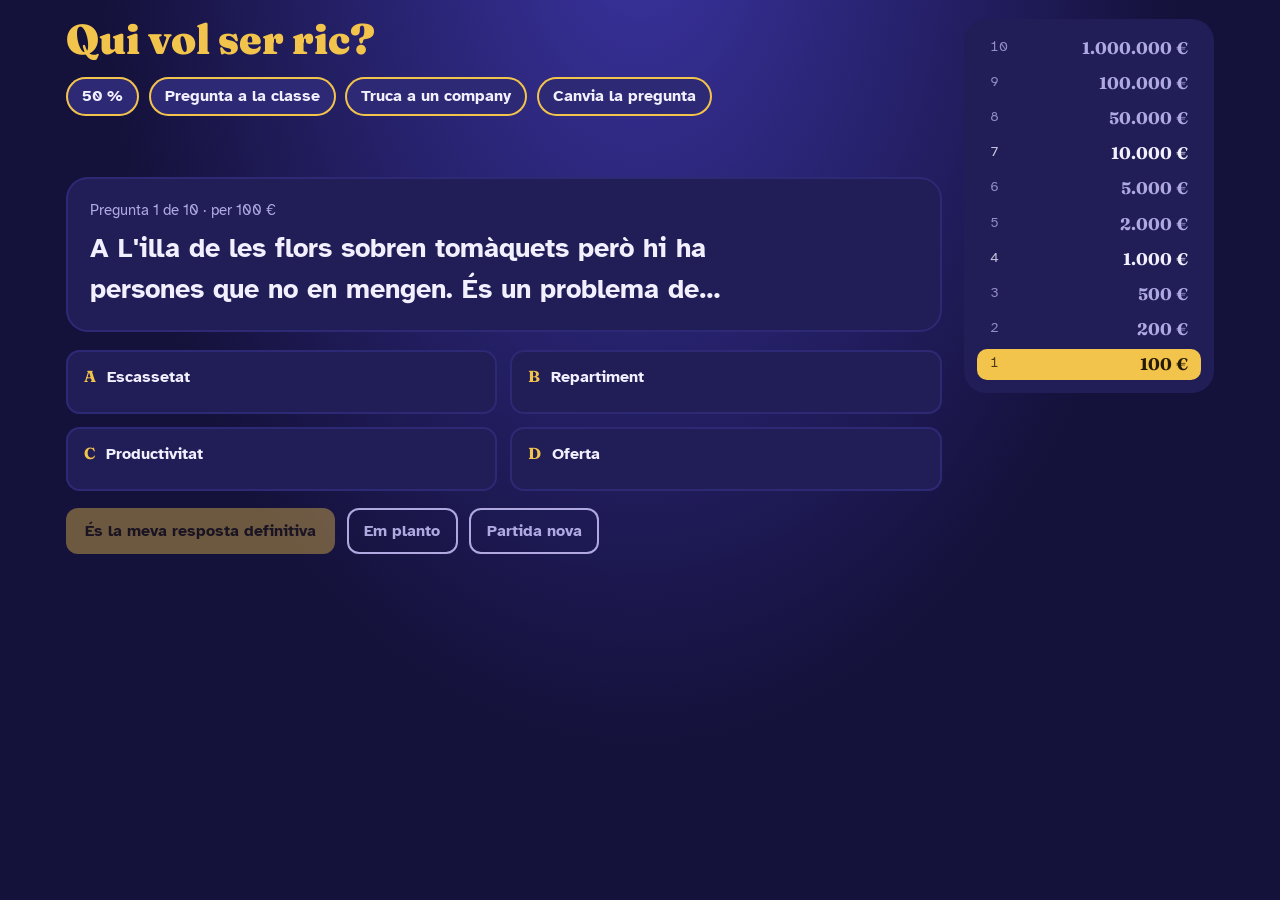
<file: qui-vol-ser-ric-economia.html>
<!DOCTYPE html>
<html lang="ca">
<head>
<meta charset="utf-8">
<meta name="viewport" content="width=device-width, initial-scale=1, viewport-fit=cover">
<title>Qui vol ser ric? Economia 4t ESO</title>
<link rel="preconnect" href="https://fonts.googleapis.com">
<link rel="preconnect" href="https://fonts.gstatic.com" crossorigin>
<link href="https://fonts.googleapis.com/css2?family=Fraunces:opsz,wght@9..144,700;9..144,900&family=Atkinson+Hyperlegible:wght@400;700&display=swap" rel="stylesheet">
<style>
:root{
  box-sizing:border-box;
  padding-top:env(safe-area-inset-top,0px);
  padding-bottom:env(safe-area-inset-bottom,0px);
  --bg:#14113A; --panel:#211D57; --panel-2:#2E2974; --ink:#F2F0FF; --muted:#AFA9E0;
  --gold:#F3C44B; --ok:#3BB273; --bad:#E0524C; --sel:#E98A2E;
}
@media (prefers-color-scheme: dark){ :root:not([data-theme="light"]){ --bg:#0E0C2A; --panel:#1C1850; } }
:root[data-theme="dark"]{ --bg:#0E0C2A; --panel:#1C1850; }
:root[data-theme="light"]{ --bg:#14113A; }
*,*::before,*::after{box-sizing:inherit}
html{scroll-padding-top:env(safe-area-inset-top,0px)}
html,body{height:100%}
body{margin:0;background:radial-gradient(ellipse at 50% -10%,#3a33a0 0,var(--bg) 60%);background-color:var(--bg);color:var(--ink);font:400 1.1rem/1.5 "Atkinson Hyperlegible",system-ui,sans-serif}
.stage{max-width:1180px;margin:0 auto;padding:1.2rem 1rem 3rem;display:grid;grid-template-columns:1fr 250px;gap:1.4rem}
h1{font:900 clamp(1.6rem,3.6vw,2.6rem)/1 "Fraunces",Georgia,serif;margin:0 0 1rem;color:var(--gold)}
.lifelines{display:flex;flex-wrap:wrap;gap:.6rem;margin-bottom:1.2rem}
button{font:700 1rem "Atkinson Hyperlegible",sans-serif;cursor:pointer;border:0;color:var(--ink)}
button:focus-visible{outline:3px solid var(--gold);outline-offset:3px}
.life{background:var(--panel-2);border-radius:999px;padding:.6rem 1rem;box-shadow:inset 0 0 0 2px var(--gold)}
.life:disabled{opacity:.35;text-decoration:line-through;cursor:not-allowed}
.timer{font:900 2rem "Fraunces",serif;color:var(--gold);min-height:2.6rem;font-variant-numeric:tabular-nums}
.qbox{background:var(--panel);border-radius:22px;padding:1.4rem 1.5rem;box-shadow:inset 0 0 0 2px var(--panel-2)}
.qmeta{color:var(--muted);font-size:.95rem}
.qtext{font-size:clamp(1.25rem,2.6vw,1.7rem);font-weight:700;margin:.4rem 0 0;max-width:40ch}
.answers{display:grid;grid-template-columns:1fr 1fr;gap:.8rem;margin-top:1.1rem}
.ans{text-align:left;background:var(--panel);border-radius:14px;padding:1rem 1.1rem;box-shadow:inset 0 0 0 2px var(--panel-2);display:flex;gap:.7rem;align-items:baseline;min-height:4rem;transition:background .2s}
.ans b{color:var(--gold);font-family:"Fraunces",serif}
.ans:hover:not(:disabled){background:var(--panel-2)}
.ans.sel{background:var(--sel);color:#1f1200}.ans.sel b{color:#1f1200}
.ans.ok{background:var(--ok);color:#fff}.ans.ok b{color:#fff}
.ans.bad{background:var(--bad);color:#fff}.ans.bad b{color:#fff}
.ans.gone{visibility:hidden}
.ans:disabled{cursor:default}
.actions{display:flex;flex-wrap:wrap;gap:.7rem;margin-top:1.1rem;align-items:center}
.main{background:var(--gold);color:#241a00;border-radius:12px;padding:.8rem 1.2rem}
.main:disabled{opacity:.4;cursor:not-allowed}
.ghost{background:transparent;border-radius:12px;padding:.8rem 1.1rem;box-shadow:inset 0 0 0 2px var(--muted);color:var(--muted)}
.feedback{margin-top:1rem;min-height:1.5em;font-weight:700}
.explain{color:var(--muted);font-weight:400;display:block;margin-top:.3rem}

/* The ladder: the memorable element */
.ladder{list-style:none;margin:0;padding:.8rem;background:var(--panel);border-radius:22px;display:flex;flex-direction:column-reverse;gap:.25rem;align-self:start}
.ladder li{display:flex;justify-content:space-between;padding:.35rem .8rem;border-radius:10px;color:var(--muted);font:700 1.05rem "Fraunces",serif;font-variant-numeric:tabular-nums}
.ladder li.safe{color:var(--ink)}
.ladder li.done{color:var(--gold)}
.ladder li.now{background:var(--gold);color:#241a00}
.ladder small{font-family:"Atkinson Hyperlegible",sans-serif;font-weight:400;opacity:.8}

.overlay{position:fixed;inset:0;background:rgba(10,8,30,.85);display:none;place-items:center;padding:1rem;z-index:5}
.overlay.show{display:grid}
.card{background:var(--panel);border-radius:24px;padding:2rem;max-width:520px;text-align:center;box-shadow:inset 0 0 0 3px var(--gold)}
.card h2{font:900 2rem "Fraunces",serif;margin:0 0 .5rem;color:var(--gold)}
.card .money{font:900 3rem "Fraunces",serif}
.card p{color:var(--muted)}
@media (max-width:820px){.stage{grid-template-columns:1fr}.ladder{flex-direction:column-reverse;order:-1;display:grid;grid-template-columns:repeat(5,1fr)}.ladder li{justify-content:center;font-size:.85rem;padding:.3rem}.ladder small{display:none}}
@media (max-width:560px){.answers{grid-template-columns:1fr}}
@media (prefers-reduced-motion:reduce){.ans{transition:none}}
</style>
</head>
<body>
<main class="stage">
  <section>
    <h1>Qui vol ser ric?</h1>
    <div class="lifelines">
      <button class="life" id="l50">50 %</button>
      <button class="life" id="lclass">Pregunta a la classe</button>
      <button class="life" id="lcall">Truca a un company</button>
      <button class="life" id="lswap">Canvia la pregunta</button>
    </div>
    <div class="timer" id="timer" aria-live="polite"></div>
    <div class="qbox">
      <div class="qmeta" id="qmeta"></div>
      <p class="qtext" id="qtext"></p>
    </div>
    <div class="answers" id="answers"></div>
    <div class="actions">
      <button class="main" id="final" disabled>És la meva resposta definitiva</button>
      <button class="main" id="next" hidden>Següent pregunta</button>
      <button class="ghost" id="stop">Em planto</button>
      <button class="ghost" id="restart">Partida nova</button>
    </div>
    <div class="feedback" id="fb" aria-live="polite"></div>
  </section>
  <ol class="ladder" id="ladder" aria-label="Escala de premis"></ol>
</main>

<div class="overlay" id="over"><div class="card">
  <h2 id="oTitle"></h2><div class="money" id="oMoney"></div><p id="oText"></p>
  <button class="main" id="oBtn">Partida nova</button>
</div></div>

<script>
const PRIZES=[100,200,500,1000,2000,5000,10000,50000,100000,1000000];
const SAFE=[3,6];
// [pregunta, [opcions], índex correcte, explicació]
const BANK={
1:[
 ["Què estudia l'economia?",["Com gestionar recursos escassos per satisfer necessitats","Com guanyar diners a la borsa","Només el funcionament dels bancs","Com l'Estat cobra impostos"],0,"L'escassetat és el problema central de l'economia."],
 ["A L'illa de les flors sobren tomàquets però hi ha persones que no en mengen. És un problema de…",["Escassetat","Repartiment","Productivitat","Oferta"],1,"Hi ha prou recursos, però no arriben a tothom."],
 ["Quin d'aquests és un factor de producció?",["El preu","El treball","El benefici","L'equilibri"],1,"Terra, treball, capital i iniciativa empresarial."],
 ["En una cooperativa, quants vots té cada persona sòcia?",["Segons els diners que ha posat","Un vot","Cap, decideix el director","Dos vots"],1,"Un soci, un vot: gestió democràtica."],
 ["El lloguer de la parada és un cost…",["Variable","Fix","Irrecuperable sempre","Unitari"],1,"Es paga igual tant si es produeix molt com poc."],
 ["Un taller que fa bosses amb roba vella és un exemple d'economia…",["Circular","De les cures","Macro","Normativa"],0,"Reutilitzar perquè res no es llenci."],
 ["Si el preu d'un producte puja, la quantitat demandada…",["Augmenta","Disminueix","No canvia","Es duplica"],1,"Llei de la demanda."],
 ["El petroli és un recurs…",["Renovable","No renovable","Lliure","Il·limitat"],1,"S'esgota."]
],
2:[
 ["Què és el cost d'oportunitat?",["El preu més baix d'un producte","El valor de la millor alternativa a què renuncies","Un descompte","Un cost que ja no es pot recuperar"],1,"Triar sempre vol dir renunciar a alguna cosa."],
 ["Ja heu pagat 50 € no retornables per una parada. Per decidir si hi aneu, aquests 50 €…",["Compten com a cost","No s'han de tenir en compte","Són un ingrés","Són el cost d'oportunitat"],1,"És un cost irrecuperable."],
 ["«Les botigues haurien de vendre la fruita lletja més barata.» És una afirmació…",["Positiva","Normativa","Macro","Comprovable"],1,"Diu el que hauria de ser."],
 ["3 persones fan 24 unitats; després de repartir tasques en fan 48. La productivitat per persona passa de…",["8 a 16","24 a 48","3 a 6","16 a 32"],0,"24 ÷ 3 = 8 i 48 ÷ 3 = 16."],
 ["A 6 € es volen comprar 20 unitats i se'n volen vendre 35. Hi ha…",["Equilibri","Excés de demanda","Excés d'oferta","Punt mort"],2,"Sobren 15 unitats."],
 ["La tela reciclada s'encareix. Què passa al mercat?",["Augmenta la demanda","Baixa l'oferta i el preu puja","Augmenta l'oferta","El preu baixa"],1,"Puja un cost de producció."],
 ["Quina cita d'una dada està completa?",["«Es llencen 30 kg per persona.»","«Es llencen 30 kg per persona», Agència de Residus de Catalunya, 2023","«Segons internet…»","«Molta gent llença menjar.»"],1,"Xifra, organisme i any."],
 ["Qui respon dels deutes amb els seus béns personals?",["Els socis d'una SL","Un empresari autònom","Els accionistes d'una SA","Els socis d'una cooperativa"],1,"Responsabilitat il·limitada."]
],
3:[
 ["CF = 115 €, preu = 8 €, CVu = 2,80 €. Quin és el punt mort?",["14 unitats","23 unitats","41 unitats","115 unitats"],1,"115 ÷ 5,20 = 22,1 → 23 unitats."],
 ["Es venen 60 espelmes a 8 €; CF 115 € i CVu 2,80 €. Quin és el benefici?",["480 €","283 €","197 €","365 €"],2,"480 − (115 + 168) = 197 €."],
 ["Preu màxim de l'enquesta: 3 € (5 persones), 4 € (7), 5 € (4), 6 € (2). Quantes comprarien a 4 €?",["7","13","18","4"],1,"7 + 4 + 2 = 13."],
 ["Quin capital mínim cal per constituir una cooperativa a Catalunya?",["1 €","3.000 €","60.000 €","No en cal"],1,"3.000 €."],
 ["L'escenari pessimista queda per sota del punt mort. Què indica?",["Que en aquest escenari hi hauria pèrdues","Que el projecte no és viable mai","Que hi ha benefici","Que cal abaixar el preu sempre"],0,"Cal mirar els tres escenaris abans de decidir."],
 ["«Som 100 % naturals», sense cap dada. És…",["RSC","Rentat verd","Un compromís mesurable","Economia circular"],1,"Sense proves, és rentat verd."],
 ["Una hora més de parada costa 18 € i fa vendre 15 € més. Què diu l'anàlisi marginal?",["Obrir-la","No obrir-la","És igual","Obrir-ne dues"],1,"15 € < 18 €."],
 ["Cuinar el sopar a casa compta al PIB?",["Sí","No","Només si es cuina molt","Només els caps de setmana"],1,"El PIB només compta el que es compra i es ven; l'economia de les cures ho reivindica com a treball."]
]};

const $=id=>document.getElementById(id);
let game, sel=null, timerInt=null;

function pick(arr,n){const a=[...arr];for(let i=a.length-1;i>0;i--){const j=Math.floor(Math.random()*(i+1));[a[i],a[j]]=[a[j],a[i]];}return a.slice(0,n);}
function eur(n){return n.toLocaleString("ca-ES")+" €";}

function newGame(){
  const l1=pick(BANK[1],5), l2=pick(BANK[2],4), l3=pick(BANK[3],4);
  game={qs:[...l1.slice(0,4),...l2.slice(0,3),...l3.slice(0,3)],
        spare:{1:l1[4],2:l2[3],3:l3[3]}, i:0, used:{}, over:false};
  ["l50","lclass","lcall","lswap"].forEach(id=>$(id).disabled=false);
  $("over").classList.remove("show");
  buildLadder(); showQ();
}
function level(i){return i<4?1:i<7?2:3;}
function buildLadder(){
  $("ladder").innerHTML=PRIZES.map((p,i)=>`<li class="${SAFE.includes(i)?'safe':''}"><small>${i+1}</small>${eur(p)}</li>`).join("");
}
function paintLadder(){
  [...$("ladder").children].forEach((li,i)=>{li.classList.toggle("now",i===game.i);li.classList.toggle("done",i<game.i);});
}
function showQ(){
  stopTimer(); sel=null;
  const q=game.qs[game.i];
  $("qmeta").textContent=`Pregunta ${game.i+1} de 10 · per ${eur(PRIZES[game.i])}`;
  $("qtext").textContent=q[0];
  $("answers").innerHTML=q[1].map((a,k)=>`<button class="ans" data-k="${k}"><b>${"ABCD"[k]}</b><span>${a}</span></button>`).join("");
  $("final").disabled=true; $("final").hidden=false; $("next").hidden=true; $("stop").disabled=false;
  $("fb").innerHTML=""; paintLadder();
}
$("answers").addEventListener("click",e=>{
  const b=e.target.closest(".ans"); if(!b||b.disabled) return;
  document.querySelectorAll(".ans").forEach(x=>x.classList.remove("sel"));
  b.classList.add("sel"); sel=+b.dataset.k; $("final").disabled=false;
});
function safePrize(){let p=0;SAFE.forEach(s=>{if(game.i>s)p=PRIZES[s];});return p;}
$("final").onclick=()=>{
  if(sel===null) return;
  stopTimer();
  const q=game.qs[game.i], btns=document.querySelectorAll(".ans");
  btns.forEach(b=>b.disabled=true);
  btns[q[2]].classList.add("ok");
  $("final").hidden=true; $("stop").disabled=true;
  if(sel===q[2]){
    $("fb").innerHTML=`Correcte!<span class="explain">${q[3]}</span>`;
    if(game.i===9){ setTimeout(()=>end("Milionaris de l'economia!",PRIZES[9],"Heu encertat les deu preguntes."),900); }
    else $("next").hidden=false;
  } else {
    btns[sel].classList.add("bad");
    $("fb").innerHTML=`No és correcte.<span class="explain">${q[3]}</span>`;
    const s=safePrize();
    setTimeout(()=>end("Fi de la partida",s,s?"Us emporteu el premi de l'últim esglaó segur.":"No heu arribat a cap esglaó segur. A la propera!"),2200);
  }
};
$("next").onclick=()=>{game.i++;showQ();};
$("stop").onclick=()=>{
  const p=game.i?PRIZES[game.i-1]:0;
  if(confirm(`Segur que us planteu amb ${eur(p)}?`)) end("Us heu plantat",p,"Una decisió prudent també és economia.");
};
$("restart").onclick=()=>{if(confirm("Començar una partida nova?")) newGame();};
$("oBtn").onclick=newGame;
function end(t,m,txt){stopTimer();$("oTitle").textContent=t;$("oMoney").textContent=eur(m);$("oText").textContent=txt;$("over").classList.add("show");$("oBtn").focus();}

// Comodins
$("l50").onclick=()=>{
  const q=game.qs[game.i]; const wrong=[0,1,2,3].filter(k=>k!==q[2]);
  pick(wrong,2).forEach(k=>{const b=document.querySelectorAll(".ans")[k];b.classList.add("gone");b.disabled=true;b.classList.remove("sel");if(sel===k){sel=null;$("final").disabled=true;}});
  $("l50").disabled=true;
};
$("lclass").onclick=()=>{ $("lclass").disabled=true; countdown(20,"Votació a mà alçada"); };
$("lcall").onclick=()=>{ $("lcall").disabled=true; countdown(30,"Trucada al company"); };
$("lswap").onclick=()=>{
  const lv=level(game.i); game.qs[game.i]=game.spare[lv]; $("lswap").disabled=true; showQ();
};
function countdown(s,label){
  stopTimer(); let t=s; $("timer").textContent=`${label}: ${t}`;
  timerInt=setInterval(()=>{t--; $("timer").textContent=t>0?`${label}: ${t}`:`${label}: temps!`; if(t<=0) clearInterval(timerInt);},1000);
}
function stopTimer(){clearInterval(timerInt);$("timer").textContent="";}
newGame();
</script>
</body>
</html>
</file>
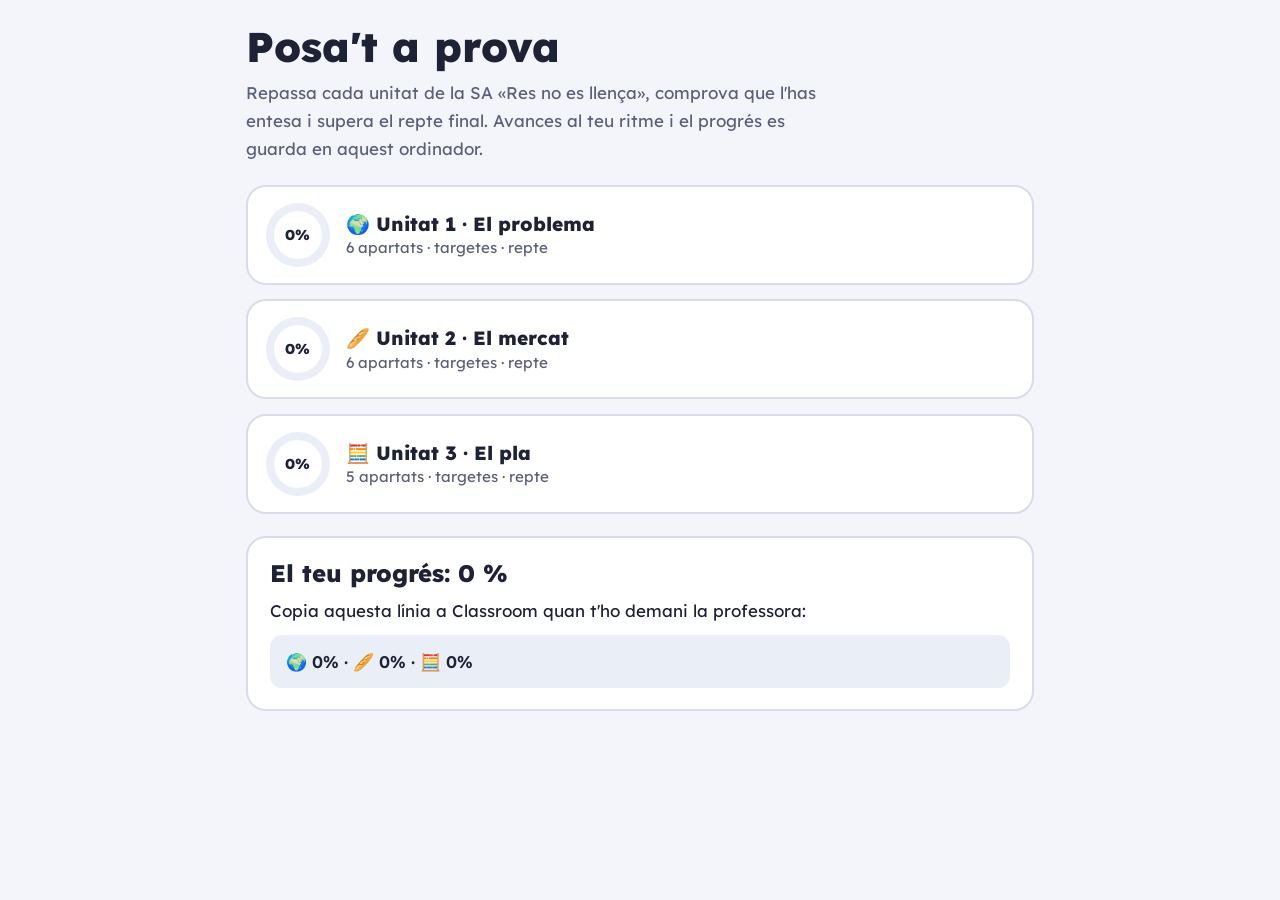
<file: repas-teoria.html>
<!doctype html>
<html lang="ca">
<head>
<meta charset="utf-8">
<meta name="viewport" content="width=device-width, initial-scale=1, viewport-fit=cover">
<title>Posa't a prova · Economia Bàsica 4t ESO</title>
<link rel="preconnect" href="https://fonts.googleapis.com">
<link rel="preconnect" href="https://fonts.gstatic.com" crossorigin>
<link href="https://fonts.googleapis.com/css2?family=Lexend:wght@400;600;800&display=swap" rel="stylesheet">
<style>
:root{
  box-sizing:border-box;
  padding-top:env(safe-area-inset-top,0px);
  padding-bottom:env(safe-area-inset-bottom,0px);
  --bg:#F3F5FA; --card:#FFFFFF; --ink:#1E2235; --muted:#5A6079; --line:#D8DCE8; --ok:#1F9461; --bad:#D2452F; --soft:#EAEEF7;
}
@media (prefers-color-scheme: dark){
  :root:not([data-theme="light"]){ --bg:#11131D; --card:#1A1D2B; --ink:#E8EAF4; --muted:#A3A8C2; --line:#2D3147; --soft:#23273A; --ok:#45C08A; --bad:#F06A50; }
}
:root[data-theme="dark"]{ --bg:#11131D; --card:#1A1D2B; --ink:#E8EAF4; --muted:#A3A8C2; --line:#2D3147; --soft:#23273A; --ok:#45C08A; --bad:#F06A50; }
*,*::before,*::after{box-sizing:inherit}
html{scroll-padding-top:env(safe-area-inset-top,0px)}
body{margin:0;background:var(--bg);color:var(--ink);font:400 1.06rem/1.65 "Lexend",system-ui,sans-serif}
h1,h2,h3{margin:0;line-height:1.2;font-weight:800}
.wrap{max-width:820px;margin:0 auto;padding:1.4rem 1rem 4rem}
button{font:600 1rem "Lexend",sans-serif;border:0;border-radius:12px;padding:.65rem 1.1rem;cursor:pointer;background:var(--ink);color:var(--bg)}
button.soft{background:transparent;color:var(--ink);box-shadow:inset 0 0 0 2px var(--line)}
button.acc{background:var(--c,#3B5BDB);color:#fff}
button:disabled{opacity:.4;cursor:not-allowed}
button:focus-visible{outline:3px solid var(--c,#3B5BDB);outline-offset:2px}
.top h1{font-size:clamp(1.8rem,4.6vw,2.6rem)}
.top p{color:var(--muted);margin:.4rem 0 0;max-width:60ch}

/* Unit cards with progress rings: the memorable element */
.units{display:grid;gap:.9rem;margin-top:1.4rem}
.unit{display:grid;grid-template-columns:auto 1fr auto;gap:1rem;align-items:center;text-align:left;background:var(--card);color:var(--ink);border:2px solid var(--line);border-radius:20px;padding:1rem 1.1rem;font-weight:400}
.unit:hover{border-color:var(--c)}
.unit h2{font-size:1.2rem}
.unit p{margin:.15rem 0 0;color:var(--muted);font-size:.95rem}
.ring{--p:0;width:64px;height:64px;border-radius:50%;background:conic-gradient(var(--c) calc(var(--p)*1%),var(--soft) 0);display:grid;place-items:center}
.ring span{width:48px;height:48px;border-radius:50%;background:var(--card);display:grid;place-items:center;font-weight:800;font-size:.9rem}
.badge{font-size:1.6rem}

.bar{display:flex;align-items:center;gap:.8rem;flex-wrap:wrap}
.crumbs{color:var(--muted);font-size:.95rem}
.steps{display:flex;gap:6px;margin:1rem 0}
.steps i{flex:1;height:8px;border-radius:4px;background:var(--line)}
.steps i.done{background:var(--c)}
.steps i.now{background:var(--c);opacity:.45}
.lesson{background:var(--card);border:2px solid var(--line);border-radius:20px;padding:1.3rem 1.4rem;margin-top:.6rem}
.lesson h2{font-size:1.5rem;margin-bottom:.6rem;color:var(--c)}
.lesson p{margin:.6rem 0;max-width:66ch}
.lesson ul{margin:.4rem 0;padding-left:1.2rem}
.lesson li{margin:.25rem 0}
.ex{background:var(--soft);border-radius:14px;padding:.8rem 1rem;margin:.9rem 0}
.ex b:first-child{color:var(--c)}
.formula{font-weight:800;font-size:1.15rem;background:var(--soft);border-left:5px solid var(--c);border-radius:0 12px 12px 0;padding:.6rem .9rem;margin:.8rem 0}
.check{margin-top:1.2rem;border-top:2px dashed var(--line);padding-top:1rem}
.check h3{font-size:1.05rem;color:var(--muted);font-weight:600}
.check .q{font-weight:600;margin:.3rem 0 .7rem}
.opts{display:grid;gap:.5rem}
.opt{text-align:left;background:var(--soft);color:var(--ink);font-weight:400;border:2px solid transparent}
.opt:hover:not(:disabled){border-color:var(--c)}
.opt.right{background:var(--ok);color:#fff}
.opt.wrong{background:var(--bad);color:#fff;opacity:.85}
.fb{margin-top:.8rem;font-weight:600;min-height:1.4em}
.fb.ok{color:var(--ok)} .fb.no{color:var(--bad)}
.fb span{display:block;font-weight:400;color:var(--ink);margin-top:.2rem}
.nav{display:flex;justify-content:space-between;gap:.6rem;margin-top:1.2rem;flex-wrap:wrap}
.tabs{display:flex;gap:.5rem;flex-wrap:wrap;margin-top:1rem}
.tabs button[aria-pressed="true"]{background:var(--c);color:#fff}

.flash{perspective:1000px;margin-top:1rem}
.fcard{width:100%;min-height:220px;border-radius:20px;background:var(--card);border:2px solid var(--line);color:var(--ink);display:grid;place-items:center;padding:1.5rem;text-align:center;font-weight:400}
.fcard .term{font-size:1.7rem;font-weight:800;color:var(--c)}
.fcard .def{font-size:1.1rem;max-width:46ch}
.fcard small{display:block;color:var(--muted);margin-top:.8rem;font-size:.85rem}
.score{font-size:3rem;font-weight:800;color:var(--c)}
.code{background:var(--soft);border-radius:12px;padding:.8rem 1rem;font-weight:600;user-select:all}
@media (prefers-reduced-motion:no-preference){.lesson{animation:in .25s ease-out}}
@keyframes in{from{opacity:0;transform:translateY(6px)}to{opacity:1;transform:none}}
</style>
</head>
<body>
<div class="wrap" id="app"></div>
<script>
const U=[
{id:"u1",t:"Unitat 1 · El problema",e:"🌍",c:"#3B5BDB",
 secs:[
  {t:"Escassetat o repartiment?",h:`<p>Les necessitats són <b>il·limitades</b> i els recursos, <b>limitats</b>: això és l'<b>escassetat</b>. Però de vegades sí que hi ha prou recursos i no arriben a tothom perquè no hi ha diners, propietat o accés: és un <b>problema de repartiment</b>.</p>
   <div class="ex"><b>A L'illa de les flors</b> sobren tomàquets, però hi ha persones que no en poden menjar: és un problema de repartiment.</div>`,
   q:{p:"Els supermercats llencen fruita bona mentre hi ha famílies que no en poden comprar. És un problema de…",o:["Escassetat","Repartiment","Productivitat","Oferta"],a:1,x:"Hi ha prou fruita, però no arriba a tothom: repartiment."}},
  {t:"Cost d'oportunitat i costos irrecuperables",h:`<p>El <b>cost d'oportunitat</b> és el valor de la <b>millor alternativa</b> a què renuncies quan tries.</p>
   <p>Un <b>cost irrecuperable</b> és un diner o un temps ja gastat que no pots recuperar facis el que facis. Per decidir bé, <b>no s'ha de tenir en compte</b>.</p>
   <div class="ex"><b>Exemple.</b> Ja heu pagat 50 € per una parada i no us els tornaran. Per decidir si hi aneu, només compta el que guanyareu a partir d'ara.</div>`,
   q:{p:"La cooperativa ja ha pagat 50 € (no retornables) per una parada. Per decidir si hi va, aquests 50 €…",o:["S'han de sumar als costos","No s'han de tenir en compte","Són el cost d'oportunitat","Són un ingrés"],a:1,x:"És un cost irrecuperable: es perd igualment, hi vagin o no."}},
  {t:"Pensar al marge i incentius",h:`<p>L'<b>anàlisi marginal</b> és decidir pensant en què guanyes i què et costa <b>una unitat més</b>. Val la pena continuar mentre el benefici d'una unitat més sigui igual o més gran que el seu cost.</p>
   <p>Un <b>incentiu</b> és una recompensa o un càstig que fa canviar el comportament.</p>`,
   q:{p:"Una hora més de parada costa 18 € i fa vendre 15 € més. Val la pena obrir aquesta hora?",o:["Sí, perquè es ven més","No, perquè costa més del que aporta","Sí, sempre val la pena","No es pot saber"],a:1,x:"15 € < 18 €: el benefici marginal és menor que el cost marginal."}},
  {t:"Positiu o normatiu? Micro o macro?",h:`<p><b>Positiu:</b> fets que es poden comprovar. <b>Normatiu:</b> opinions o el que hauria de ser («hauria», «cal», «és injust»).</p>
   <p><b>Micro:</b> famílies, empreses o mercats concrets. <b>Macro:</b> el conjunt d'un país (atur, inflació, PIB).</p>`,
   q:{p:"«El govern hauria de multar els supermercats que llencen menjar.» És…",o:["Positiu i micro","Normatiu","Positiu i macro","Una dada"],a:1,x:"Diu el que hauria de ser: és normatiu."}},
  {t:"Què, com i per a qui; factors de producció",h:`<p>Tota economia decideix <b>què</b> produir, <b>com</b> produir-ho i <b>per a qui</b>, buscant <b>eficiència</b> (no malbaratar) i <b>equitat</b> (repartiment just).</p>
   <p>Els <b>factors de producció</b> són la <b>terra</b> (recursos naturals), el <b>treball</b>, el <b>capital</b> (màquines i eines) i la <b>iniciativa empresarial</b>.</p>`,
   q:{p:"La màquina de cosir de la cooperativa és…",o:["Terra","Treball","Capital","Iniciativa empresarial"],a:2,x:"Les màquines i les eines que serveixen per produir són capital."}},
  {t:"Economies plurals i dades amb font",h:`<p>Mirades econòmiques: <b>circular</b> (reutilitzar i reparar), <b>ecològica</b> (límits del planeta), <b>feminista i de les cures</b> (treball de cures, que no surt al PIB) i <b>social i solidària</b> (persones abans que benefici).</p>
   <p>Una dada ben citada té <b>xifra, organisme i any</b>. Si dues dades no coincideixen, mira si són d'anys, territoris o definicions diferents.</p>`,
   q:{p:"Un taller transforma roba vella en bosses noves. Quina mirada hi encaixa més?",o:["Economia circular","Economia de les cures","Macroeconomia","Economia normativa"],a:0,x:"Reutilitzar perquè res no es llenci és economia circular."}}
 ],
 cards:[["Escassetat","Recursos limitats davant de necessitats il·limitades."],["Problema de repartiment","Hi ha prou recursos, però no arriben a tothom."],["Cost d'oportunitat","Valor de la millor alternativa a què renuncies."],["Cost irrecuperable","Diner o temps ja gastat que no es pot recuperar; no ha de decidir res."],["Anàlisi marginal","Decidir pensant en una unitat més."],["Incentiu","Recompensa o càstig que fa canviar el comportament."],["Positiu / normatiu","Fets comprovables / opinions sobre el que hauria de ser."],["Micro / macro","Agents i mercats concrets / tot un país."],["Factors de producció","Terra, treball, capital i iniciativa empresarial."],["Economia circular","Reutilitzar, reparar i reciclar perquè res no es llenci."]],
 extra:[
  {p:"Dissabte pots fer de cangur (25 €), donar classes (40 €) o repartir propaganda (15 €), però vas a la parada sense cobrar. Quin és el cost d'oportunitat?",o:["80 €","40 €","25 €","0 €"],a:1,x:"Només compta la millor alternativa: 40 €."},
  {p:"«L'atur juvenil ha baixat aquest any.» És…",o:["Micro","Macro","Normatiu","Un incentiu"],a:1,x:"Parla de tot el país: macro (i, a més, positiu)."},
  {p:"Cuinar el sopar a casa compta al PIB?",o:["Sí","No","Només si és sa","Només els caps de setmana"],a:1,x:"El PIB només compta el que es compra i es ven, tot i que cuinar és treball."},
  {p:"Quina d'aquestes cites està completa?",o:["«Es llencen 30 kg per persona.»","«Es llencen 30 kg per persona.» (2023)","«Es llencen 30 kg per persona.» Agència de Residus de Catalunya, 2023","«Segons internet, es llencen molts kg.»"],a:2,x:"Té xifra, organisme i any."}
 ]},
{id:"u2",t:"Unitat 2 · El mercat",e:"🥖",c:"#7C3AED",
 secs:[
  {t:"Productivitat i sostenibilitat",h:`<p><b>Productivitat = producció ÷ factor utilitzat</b> (per persona o per hora). La <b>divisió del treball</b> sol fer-la augmentar.</p>
   <p>Recursos <b>renovables</b> (sol, vent, cotó) i <b>no renovables</b> (petroli, gas, minerals). El <b>desenvolupament sostenible</b> no posa en perill les necessitats de les generacions futures.</p>`,
   q:{p:"3 persones fan 24 sobres. Després de repartir-se les tasques, en fan 48. Quina és la nova productivitat per persona?",o:["8","16","24","48"],a:1,x:"48 ÷ 3 = 16 sobres per persona (abans, 8)."}},
  {t:"La demanda i l'oferta",h:`<p><b>Llei de la demanda:</b> si el preu puja, la quantitat demandada baixa. <b>Llei de l'oferta:</b> si el preu puja, la quantitat oferta augmenta.</p>`,
   q:{p:"Si el preu dels pots de melmelada puja, els clients en voldran comprar…",o:["Més","Menys","Igual","El doble"],a:1,x:"Llei de la demanda."}},
  {t:"L'equilibri i els excessos",h:`<p>El <b>preu d'equilibri</b> és on la quantitat demandada és igual a l'oferta. Per sobre hi ha <b>excés d'oferta</b> (sobra producte, el preu baixa). Per sota hi ha <b>excés de demanda</b> (falta producte, el preu puja).</p>`,
   q:{p:"A 6 € es volen comprar 20 unitats i se'n volen vendre 35. Què hi ha?",o:["Equilibri","Excés de demanda","Excés d'oferta","Punt mort"],a:2,x:"Sobren 15 unitats: excés d'oferta."}},
  {t:"Desplaçaments de les corbes",h:`<p>Si canvia el preu, ens movem per la corba. Si canvia una altra cosa, la corba es desplaça. Canvis en els <b>compradors</b> (renda, modes, festes) mouen la <b>demanda</b>; canvis en els <b>productors</b> (costos, tecnologia, clima) mouen l'<b>oferta</b>.</p>`,
   q:{p:"La tela reciclada s'encareix molt. Què passa?",o:["Augmenta la demanda","Baixa l'oferta i el preu puja","Augmenta l'oferta","No canvia res"],a:1,x:"Puja un cost de producció: l'oferta baixa i el preu d'equilibri puja."}},
  {t:"El flux circular de la renda",h:`<p><b>Famílies</b> (consumeixen i ofereixen treball), <b>empreses</b> (produeixen i contracten) i <b>sector públic</b> (impostos i serveis públics). Al <b>mercat de béns</b> es compren productes; al <b>mercat de factors</b>, treball i recursos.</p>`,
   q:{p:"La cooperativa compra tela a una botiga del barri. Qui actua com a comprador?",o:["Una família","Una empresa","El sector públic","Ningú"],a:1,x:"La cooperativa és una empresa que compra un recurs per produir."}},
  {t:"De l'enquesta a la demanda",h:`<p>A cada preu, la <b>quantitat demandada</b> és el nombre de persones que pagarien <b>aquest preu o més</b>. <b>Ingressos previstos = preu × quantitat demandada.</b> L'enquesta ha de tenir prou respostes (20 o més) i perfils diferents.</p>`,
   q:{p:"Preu màxim: 3 € (5 persones), 4 € (7), 5 € (4), 6 € (2). Quantes comprarien a 4 €?",o:["7","13","18","2"],a:1,x:"Els que pagarien 4 € o més: 7 + 4 + 2 = 13."}}
 ],
 cards:[["Productivitat","Producció ÷ factor utilitzat."],["Divisió del treball","Cadascú s'especialitza en una tasca."],["Recurs renovable","Es regenera de manera natural."],["Desenvolupament sostenible","Satisfer les necessitats d'avui sense comprometre les del futur."],["Llei de la demanda","Si el preu puja, la quantitat demandada baixa."],["Llei de l'oferta","Si el preu puja, la quantitat oferta augmenta."],["Preu d'equilibri","On quantitat demandada = quantitat oferta."],["Excés d'oferta","Sobra producte: el preu tendeix a baixar."],["Excés de demanda","Falta producte: el preu tendeix a pujar."],["Flux circular","Circuit de béns, treball i diners entre famílies i empreses."]],
 extra:[
  {p:"Arriba la festa major i tothom vol comprar més. Què passa?",o:["La demanda augmenta i el preu puja","L'oferta baixa","La demanda baixa","El preu baixa"],a:0,x:"Canvia una cosa dels compradors: la demanda augmenta."},
  {p:"El petroli és un recurs…",o:["Renovable","No renovable","Lliure","Il·limitat"],a:1,x:"S'esgota."},
  {p:"Si el preu està per sota de l'equilibri…",o:["Sobra producte","Falta producte i el preu tendeix a pujar","El preu baixa","Hi ha equilibri"],a:1,x:"Excés de demanda."},
  {p:"Amb 13 compradors a 4 €, quins ingressos es preveuen?",o:["17 €","52 €","13 €","40 €"],a:1,x:"4 × 13 = 52 €."}
 ]},
{id:"u3",t:"Unitat 3 · El pla",e:"🧮",c:"#C2410C",
 secs:[
  {t:"Costos, ingressos i benefici",h:`<p><b>Costos fixos</b>: no canvien amb la producció. <b>Costos variables</b>: augmenten com més es produeix.</p>
   <div class="formula">Cost total = CF + CVu × quantitat</div><div class="formula">Benefici = preu × quantitat − cost total</div>`,
   q:{p:"«Espelmes Corbatera»: CF 115 €, CVu 2,80 €, venen 60 espelmes a 8 €. Quin és el benefici?",o:["480 €","283 €","197 €","365 €"],a:2,x:"Ingressos 480 €; cost total 115 + 168 = 283 €; benefici 197 €."}},
  {t:"Punt mort i tres escenaris",h:`<div class="formula">Punt mort = CF ÷ (preu − CVu)</div>
   <p>El pla de viabilitat calcula el resultat en tres <b>escenaris</b>: pessimista, realista i optimista. Si un escenari queda per sota del punt mort, té pèrdues.</p>`,
   q:{p:"CF = 115 €, preu = 8 €, CVu = 2,80 €. Quin és el punt mort?",o:["14 unitats","23 unitats","41 unitats","115 unitats"],a:1,x:"115 ÷ 5,20 = 22,1 → 23 unitats (s'arrodoneix cap amunt)."}},
  {t:"Formes jurídiques",h:`<p><b>Autònom/a:</b> responsabilitat il·limitada. <b>SL:</b> des d'1 € de capital; responsabilitat limitada al capital (si és de menys de 3.000 €, fins a 3.000 €). <b>SA:</b> capital mínim 60.000 €, en accions. <b>Cooperativa catalana:</b> capital mínim 3.000 €, responsabilitat limitada, un soci un vot.</p>`,
   q:{p:"Qui respon dels deutes amb els seus béns personals?",o:["Els socis d'una SL","Un empresari autònom","Els accionistes d'una SA","Els socis d'una cooperativa"],a:1,x:"L'autònom té responsabilitat il·limitada."}},
  {t:"Cooperativa, principis i organigrama",h:`<p>Principis: <b>adhesió voluntària</b>, <b>gestió democràtica</b> (un soci, un vot), <b>participació econòmica</b>, <b>educació i formació</b> i <b>compromís amb la comunitat</b>.</p>
   <p>Elements de l'empresa: <b>persones</b>, <b>capital</b>, <b>organització</b> (organigrama) i <b>entorn</b>. Rols: Coordinació, Dades, Tresoreria i Comunicació.</p>`,
   q:{p:"A la cooperativa, la sòcia que ha aportat més capital té…",o:["Més vots","Un vot, com tothom","Dret a decidir sola","Cap vot"],a:1,x:"Gestió democràtica: un soci, un vot."}},
  {t:"RSC i rentat verd",h:`<p>La <b>RSC</b> són compromisos amb les persones i el planeta més enllà de la llei. El <b>rentat verd</b> és dir que ets ecològic sense proves. Un bon compromís és <b>mesurable</b>: què, quant i quan.</p>`,
   q:{p:"Quin compromís és mesurable?",o:["Serem molt sostenibles","Cuidarem el planeta","Reutilitzarem 50 pots aquest trimestre","Ens importa el medi ambient"],a:2,x:"Diu què, quant i quan."}}
 ],
 cards:[["Cost fix","No canvia amb la quantitat produïda."],["Cost variable","Augmenta com més es produeix."],["Benefici","Ingressos − cost total."],["Punt mort","CF ÷ (preu − CVu): ni es guanya ni es perd."],["Escenaris","Pessimista, realista i optimista."],["Responsabilitat il·limitada","Respondre dels deutes amb els béns personals."],["Cooperativa catalana","Capital mínim de 3.000 €, un soci un vot."],["Organigrama","Esquema de qui fa què a l'empresa."],["RSC","Compromisos amb les persones i el planeta més enllà de la llei."],["Rentat verd","Presentar-se com a ecològic sense proves."]],
 extra:[
  {p:"El lloguer de la parada és un cost…",o:["Fix","Variable","Irrecuperable sempre","Unitari"],a:0,x:"No depèn de quantes unitats es facin."},
  {p:"En l'escenari pessimista es venen menys unitats que el punt mort. Què passa?",o:["Benefici","Pèrdues","Ni benefici ni pèrdues","Més ingressos que costos"],a:1,x:"Per sota del punt mort hi ha pèrdues."},
  {p:"Quin capital mínim cal per a una cooperativa catalana?",o:["1 €","3.000 €","60.000 €","No cal capital"],a:1,x:"3.000 €."},
  {p:"«Som 100 % naturals», sense cap dada. És…",o:["RSC","Rentat verd","Un compromís mesurable","Una dada amb font"],a:1,x:"Sense proves, és rentat verd."}
 ]}
];

const KEY="repas-teoria-v3";
let P={done:{},best:{}};
try{ const s=JSON.parse(localStorage.getItem(KEY)); if(s&&s.done) P=s; }catch(e){}
const save=()=>{ try{ localStorage.setItem(KEY,JSON.stringify(P)); }catch(e){} };
const app=document.getElementById("app");
let view={v:"home"};

function pct(u){ const d=u.secs.filter((_,i)=>P.done[u.id+"-"+i]).length; const r=(P.best[u.id]||0)>=4?1:0; return Math.round((d+r)/(u.secs.length+1)*100); }
const shuffle=a=>{ a=[...a]; for(let i=a.length-1;i>0;i--){const j=Math.floor(Math.random()*(i+1));[a[i],a[j]]=[a[j],a[i]];} return a; };
function go(v){ view=v; render(); scrollTo({top:0}); }

function render(){
  if(view.v==="home") return home();
  const u=U.find(x=>x.id===view.u); app.style.setProperty("--c",u.c); document.body.style.setProperty("--c",u.c);
  ({sec:lesson, cards:cards, quiz:quiz})[view.v](u);
}

function home(){
  const tot=Math.round(U.reduce((a,u)=>a+pct(u),0)/U.length);
  app.innerHTML=`<header class="top"><h1>Posa't a prova</h1>
    <p>Repassa cada unitat de la SA «Res no es llença», comprova que l'has entesa i supera el repte final. Avances al teu ritme i el progrés es guarda en aquest ordinador.</p></header>
    <div class="units">${U.map(u=>{ const p=pct(u), m=(P.best[u.id]||0)>=4;
      return `<button class="unit" style="--c:${u.c}" data-u="${u.id}">
        <div class="ring" style="--p:${p}"><span>${p}%</span></div>
        <div><h2>${u.e} ${u.t}</h2><p>${u.secs.length} apartats · targetes · repte${P.best[u.id]!==undefined?` · millor resultat ${P.best[u.id]}/5`:""}</p></div>
        <span class="badge" aria-label="${m?"Unitat superada":""}">${m?"🏅":""}</span></button>`; }).join("")}</div>
    <section class="lesson" style="margin-top:1.4rem">
      <h2 style="color:var(--ink)">El teu progrés: ${tot} %</h2>
      <p>Copia aquesta línia a Classroom quan t'ho demani la professora:</p>
      <div class="code">${U.map(u=>`${u.e} ${pct(u)}%${(P.best[u.id]||0)>=4?" 🏅":""}`).join(" · ")}</div>
    </section>`;
  app.querySelectorAll("[data-u]").forEach(b=>b.onclick=()=>{
    const u=U.find(x=>x.id===b.dataset.u); let i=u.secs.findIndex((_,k)=>!P.done[u.id+"-"+k]); if(i<0) i=0;
    go({v:"sec",u:u.id,i});
  });
}

function head(u,active){
  return `<div class="bar"><button class="soft" data-home>← Unitats</button><span class="crumbs">${u.e} ${u.t}</span></div>
  <div class="tabs">
    <button class="soft" data-tab="sec" aria-pressed="${active==="sec"}">Teoria</button>
    <button class="soft" data-tab="cards" aria-pressed="${active==="cards"}">Targetes</button>
    <button class="soft" data-tab="quiz" aria-pressed="${active==="quiz"}">Repte final</button></div>`;
}
function wire(u){
  app.querySelector("[data-home]").onclick=()=>go({v:"home"});
  app.querySelectorAll("[data-tab]").forEach(b=>b.onclick=()=>{
    const t=b.dataset.tab;
    if(t==="sec") go({v:"sec",u:u.id,i:0});
    if(t==="cards") go({v:"cards",u:u.id,k:0,flip:false,order:shuffle(u.cards.map((_,i)=>i))});
    if(t==="quiz") go({v:"quiz",u:u.id,qs:shuffle([...u.secs.map(s=>s.q),...u.extra]).slice(0,5),k:0,score:0,ans:null});
  });
}

function lesson(u){
  const i=view.i, s=u.secs[i], done=!!P.done[u.id+"-"+i];
  app.innerHTML=head(u,"sec")+`
   <div class="steps">${u.secs.map((_,k)=>`<i class="${P.done[u.id+"-"+k]?"done":k===i?"now":""}"></i>`).join("")}</div>
   <article class="lesson">
     <h2>${i+1}. ${s.t}</h2>${s.h}
     <div class="check"><h3>Comprova-ho</h3><div class="q">${s.q.p}</div>
       <div class="opts">${s.q.o.map((o,k)=>`<button class="opt${done&&k===s.q.a?" right":""}" data-k="${k}" ${done?"disabled":""}>${o}</button>`).join("")}</div>
       <div class="fb${done?" ok":""}" id="fb" aria-live="polite">${done?`Correcte!<span>${s.q.x}</span>`:""}</div></div>
   </article>
   <div class="nav">
     <button class="soft" id="prev" ${i===0?"disabled":""}>Apartat anterior</button>
     ${i<u.secs.length-1?`<button class="acc" id="next" ${done?"":"disabled"}>Apartat següent</button>`:`<button class="acc" id="toQuiz" ${done?"":"disabled"}>Fes el repte final</button>`}
   </div>`;
  wire(u);
  let tries=0;
  app.querySelectorAll(".opt").forEach(b=>b.onclick=()=>{
    const k=+b.dataset.k, fb=document.getElementById("fb");
    if(k===s.q.a){
      b.classList.add("right"); app.querySelectorAll(".opt").forEach(x=>x.disabled=true);
      fb.className="fb ok"; fb.innerHTML=`Correcte!<span>${s.q.x}</span>`;
      P.done[u.id+"-"+i]=true; save();
      const n=document.getElementById("next")||document.getElementById("toQuiz"); n.disabled=false; n.focus();
    } else {
      tries++; b.classList.add("wrong"); b.disabled=true;
      fb.className="fb no"; fb.innerHTML= tries>=2 ? `Encara no.<span>Pista: ${s.q.x.split(":")[0]}. Rellegeix l'apartat i torna-ho a provar.</span>` : `No és correcte. Torna a llegir l'apartat i prova una altra resposta.`;
    }
  });
  document.getElementById("prev").onclick=()=>go({v:"sec",u:u.id,i:i-1});
  const n=document.getElementById("next"); if(n) n.onclick=()=>go({v:"sec",u:u.id,i:i+1});
  const q=document.getElementById("toQuiz"); if(q) q.onclick=()=>app.querySelector('[data-tab="quiz"]').click();
}

function cards(u){
  const k=view.k, c=u.cards[view.order[k]];
  app.innerHTML=head(u,"cards")+`
    <p class="note" style="color:var(--muted);margin-top:1rem">Intenta recordar la definició abans de girar la targeta.</p>
    <div class="flash"><button class="fcard" id="fc" aria-live="polite">${view.flip?`<div><div class="def">${c[1]}</div><small>${c[0]}</small></div>`:`<div><div class="term">${c[0]}</div><small>Toca per girar</small></div>`}</button></div>
    <div class="nav"><button class="soft" id="cp" ${k===0?"disabled":""}>Anterior</button><span class="crumbs">${k+1} / ${u.cards.length}</span><button class="acc" id="cn">${k<u.cards.length-1?"Següent":"Torna a començar"}</button></div>`;
  wire(u);
  document.getElementById("fc").onclick=()=>{ view.flip=!view.flip; render(); document.getElementById("fc").focus(); };
  document.getElementById("cp").onclick=()=>{ view.k--; view.flip=false; render(); };
  document.getElementById("cn").onclick=()=>{ if(view.k<u.cards.length-1){ view.k++; } else { view.k=0; view.order=shuffle(view.order); } view.flip=false; render(); };
}

function quiz(u){
  const V=view;
  if(V.k>=V.qs.length){
    const prev=P.best[u.id]; if(prev===undefined||V.score>prev){ P.best[u.id]=V.score; save(); }
    const ok=V.score>=4;
    app.innerHTML=head(u,"quiz")+`<section class="lesson" style="text-align:center">
      <div class="score">${V.score} / 5</div>
      <h2 style="color:var(--ink)">${ok?"🏅 Unitat superada!":"Gairebé! Necessites 4 encerts per superar la unitat."}</h2>
      <p style="margin:.6rem auto">${ok?"Pots passar a la unitat següent o repassar les targetes.":"Repassa els apartats on has fallat i torna-ho a provar: les preguntes canvien cada vegada."}</p>
      <div class="nav" style="justify-content:center"><button class="soft" id="again">Torna a fer el repte</button><button class="acc" id="home2">Torna a les unitats</button></div></section>`;
    wire(u);
    document.getElementById("again").onclick=()=>app.querySelector('[data-tab="quiz"]').click();
    document.getElementById("home2").onclick=()=>go({v:"home"});
    return;
  }
  const q=V.qs[V.k];
  app.innerHTML=head(u,"quiz")+`
   <div class="steps">${V.qs.map((_,k)=>`<i class="${k<V.k?"done":k===V.k?"now":""}"></i>`).join("")}</div>
   <section class="lesson"><h2>Pregunta ${V.k+1} de 5</h2><div class="q" style="font-weight:600;margin:.4rem 0 .8rem">${q.p}</div>
     <div class="opts">${q.o.map((o,k)=>`<button class="opt" data-k="${k}">${o}</button>`).join("")}</div>
     <div class="fb" id="fb" aria-live="polite"></div>
     <div class="nav"><span></span><button class="acc" id="qn" hidden>${V.k<4?"Següent pregunta":"Mira el resultat"}</button></div></section>`;
  wire(u);
  app.querySelectorAll(".opt").forEach(b=>b.onclick=()=>{
    const k=+b.dataset.k, fb=document.getElementById("fb");
    app.querySelectorAll(".opt").forEach(x=>x.disabled=true);
    app.querySelectorAll(".opt")[q.a].classList.add("right");
    if(k===q.a){ V.score++; fb.className="fb ok"; fb.innerHTML=`Correcte!<span>${q.x}</span>`; }
    else { b.classList.add("wrong"); fb.className="fb no"; fb.innerHTML=`No és correcte.<span>${q.x}</span>`; }
    const n=document.getElementById("qn"); n.hidden=false; n.focus();
    n.onclick=()=>{ V.k++; render(); };
  });
}
render();
</script>
</body>
</html>
</file>
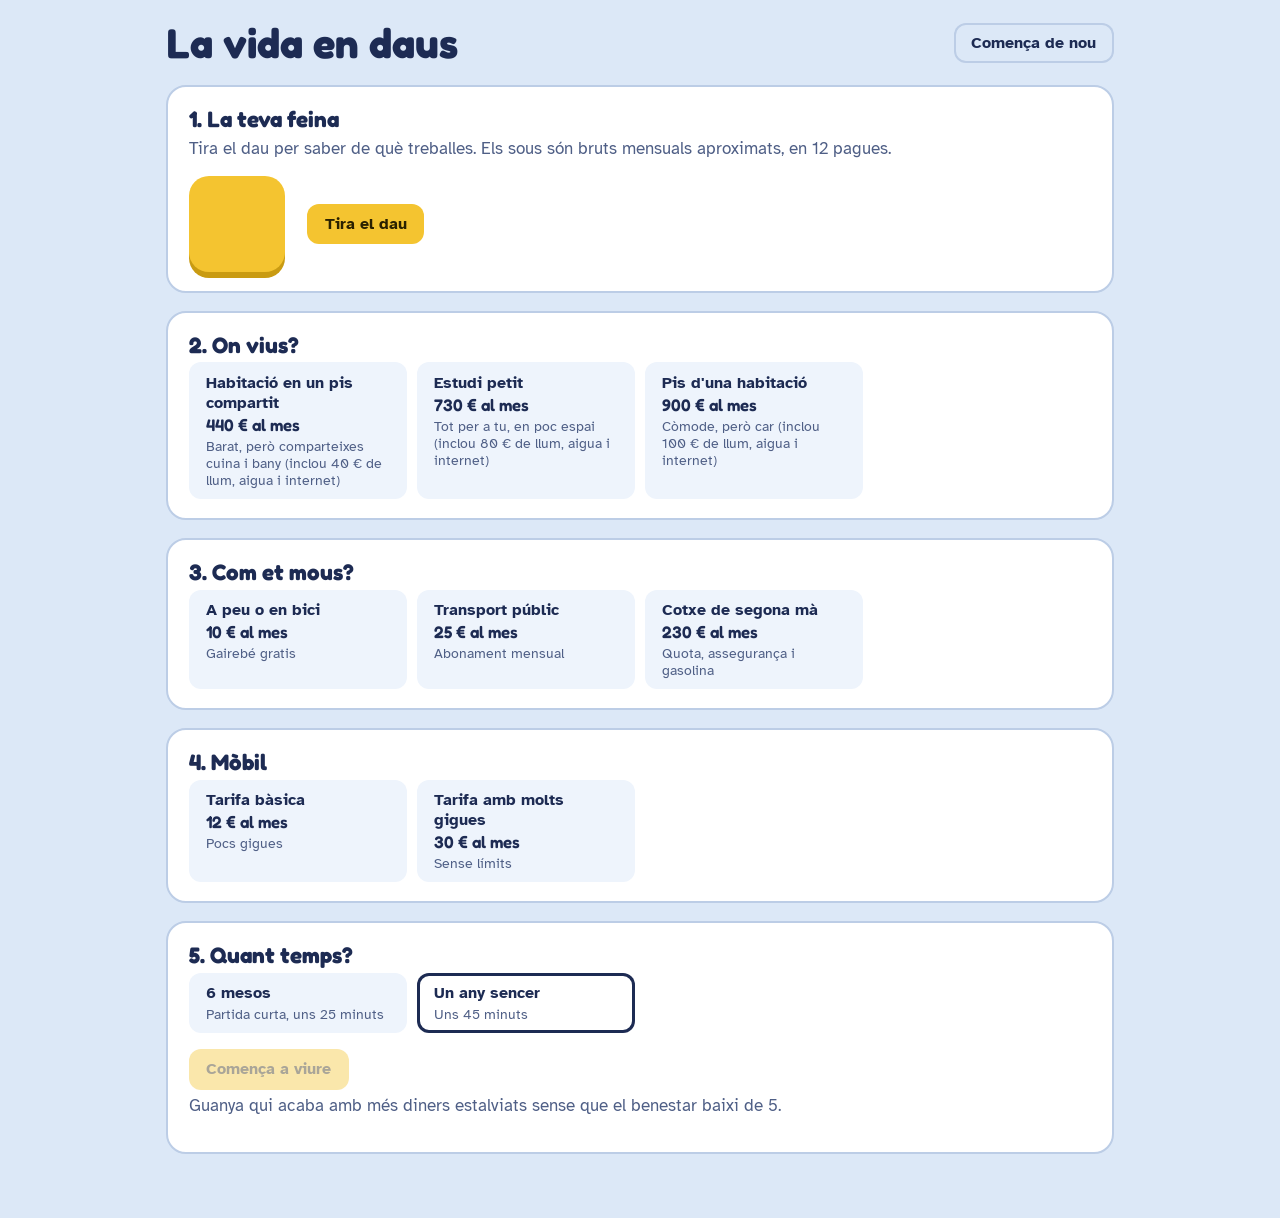
<file: vida-en-daus.html>
<!doctype html>
<html lang="ca">
<head>
<meta charset="utf-8">
<meta name="viewport" content="width=device-width, initial-scale=1, viewport-fit=cover">
<title>La vida en daus</title>
<link rel="preconnect" href="https://fonts.googleapis.com">
<link rel="preconnect" href="https://fonts.gstatic.com" crossorigin>
<link href="https://fonts.googleapis.com/css2?family=Fredoka:wght@500;600;700&family=Atkinson+Hyperlegible:wght@400;700&display=swap" rel="stylesheet">
<style>
:root{
  box-sizing:border-box;
  padding-top:env(safe-area-inset-top,0px);
  padding-bottom:env(safe-area-inset-bottom,0px);
  --bg:#DCE8F7; --card:#FFFFFF; --ink:#1D2B53; --muted:#4F5F86; --line:#BCCDE6;
  --navy:#1D2B53; --sun:#F4C430; --neg:#D9482B; --pos:#22895A; --soft:#EEF4FC;
}
@media (prefers-color-scheme: dark){
  :root:not([data-theme="light"]){ --bg:#0F1730; --card:#18234A; --ink:#E7EDFA; --muted:#A6B4D8; --line:#2B3A6A; --navy:#0A1128; --soft:#1F2C58; --neg:#F06A4D; --pos:#46C08A; }
}
:root[data-theme="dark"]{ --bg:#0F1730; --card:#18234A; --ink:#E7EDFA; --muted:#A6B4D8; --line:#2B3A6A; --navy:#0A1128; --soft:#1F2C58; --neg:#F06A4D; --pos:#46C08A; }
*,*::before,*::after{box-sizing:inherit}
html{scroll-padding-top:env(safe-area-inset-top,0px)}
body{margin:0;background:var(--bg);color:var(--ink);font:400 1.05rem/1.5 "Atkinson Hyperlegible",system-ui,sans-serif}
h1,h2,h3{font-family:"Fredoka",system-ui,sans-serif;font-weight:700;margin:0;line-height:1.15}
.wrap{max-width:980px;margin:0 auto;padding:1.2rem 1rem 4rem}
button{font:700 1rem "Atkinson Hyperlegible",sans-serif;border:0;border-radius:12px;padding:.65rem 1.1rem;cursor:pointer;background:var(--navy);color:#fff}
button.sun{background:var(--sun);color:#2A2100}
button.soft{background:transparent;color:var(--ink);box-shadow:inset 0 0 0 2px var(--line)}
button:disabled{opacity:.4;cursor:not-allowed}
button:focus-visible{outline:3px solid var(--sun);outline-offset:2px}
.top{display:flex;justify-content:space-between;align-items:center;flex-wrap:wrap;gap:.6rem}
.top h1{font-size:clamp(1.8rem,4.4vw,2.6rem)}
.card{background:var(--card);border:2px solid var(--line);border-radius:20px;padding:1.2rem 1.3rem;margin-top:1.1rem}
.card h2{font-size:1.4rem;margin-bottom:.3rem}
.note{color:var(--muted);margin:.2rem 0 .9rem;max-width:68ch}
.opts{display:grid;grid-template-columns:repeat(auto-fill,minmax(190px,1fr));gap:.6rem}
.opt{text-align:left;background:var(--soft);color:var(--ink);box-shadow:inset 0 0 0 2px transparent;display:flex;flex-direction:column;gap:.15rem;font-weight:400}
.opt b{font-weight:700}
.opt .price{font:600 1.05rem "Fredoka",sans-serif}
.opt[aria-pressed="true"]{box-shadow:inset 0 0 0 3px var(--navy);background:var(--card)}
.opt .eff{font-size:.88rem;color:var(--muted)}

/* The die: the memorable element */
.dierow{display:flex;align-items:center;gap:1.4rem;flex-wrap:wrap}
.die{width:96px;height:96px;border-radius:20px;background:var(--sun);display:grid;grid-template:repeat(3,1fr)/repeat(3,1fr);padding:14px;box-shadow:0 6px 0 #C99B12;flex:none}
.die i{width:16px;height:16px;border-radius:50%;background:#2A2100;place-self:center;visibility:hidden}
.die.rolling{animation:wob .12s linear infinite}
@keyframes wob{0%{transform:rotate(-8deg)}50%{transform:rotate(8deg)}100%{transform:rotate(-8deg)}}
@media (prefers-reduced-motion:reduce){.die.rolling{animation:none}}

.payslip{border:2px dashed var(--line);border-radius:14px;padding:1rem;max-width:420px}
.payslip div{display:flex;justify-content:space-between;padding:.2rem 0}
.payslip .tot{border-top:2px solid var(--ink);margin-top:.4rem;padding-top:.5rem;font:700 1.15rem "Fredoka",sans-serif}
.neg{color:var(--neg)} .pos{color:var(--pos)}

.status{display:grid;grid-template-columns:repeat(auto-fit,minmax(160px,1fr));gap:.8rem;margin-top:1rem}
.stat{background:var(--navy);color:#fff;border-radius:16px;padding:.8rem 1rem}
.stat span{display:block;color:#B9C6EA;font-size:.92rem}
.stat b{font:700 1.7rem "Fredoka",sans-serif}
.meter{height:10px;border-radius:5px;background:rgba(255,255,255,.2);margin-top:.4rem;overflow:hidden}
.meter i{display:block;height:100%;background:var(--sun)}
.months{display:grid;grid-template-columns:repeat(12,1fr);gap:4px;margin-top:1rem}
.mo{height:30px;border-radius:6px;background:var(--soft);font-size:.72rem;display:grid;place-items:center;color:var(--muted);font-weight:700}
.mo.now{box-shadow:inset 0 0 0 2px var(--navy);color:var(--ink)}
.mo.up{background:var(--pos);color:#fff}.mo.down{background:var(--neg);color:#fff}
.event{margin-top:1rem;background:var(--soft);border-radius:16px;padding:1rem 1.1rem;max-width:60ch}
.event h3{font-size:1.2rem}
.event .amt{font:700 1.3rem "Fredoka",sans-serif;margin-top:.3rem}
.choices{display:flex;gap:.6rem;flex-wrap:wrap;margin-top:.7rem}
.sum{max-width:460px}
.sum div{display:flex;justify-content:space-between;padding:.25rem 0;border-bottom:1px solid var(--line)}
.sum .tot{font:700 1.15rem "Fredoka",sans-serif;border-bottom:0}
.actions{display:flex;gap:.6rem;flex-wrap:wrap;margin-top:1rem}
.scroll{overflow-x:auto}
table{border-collapse:collapse;width:100%;min-width:560px}
th,td{padding:.4rem .5rem;border-bottom:1px solid var(--line);text-align:right;font-variant-numeric:tabular-nums}
th:first-child,td:first-child{text-align:left}
th{font-size:.88rem;color:var(--muted)}
svg{display:block;width:100%;height:auto}
svg text{fill:var(--muted);font:12px "Atkinson Hyperlegible",sans-serif}
.code{font:700 1.05rem "Atkinson Hyperlegible",sans-serif;background:var(--soft);border-radius:12px;padding:.8rem 1rem;user-select:all}
ol li{margin-bottom:.45rem}
@media (max-width:600px){.months{grid-template-columns:repeat(6,1fr)}}
</style>
</head>
<body>
<div class="wrap">
  <header class="top">
    <h1>La vida en daus</h1>
    <button class="soft" id="restart">Comença de nou</button>
  </header>
  <div id="app"></div>
</div>

<script>
const JOBS=[
  {n:"Dependent/a de botiga", b:1380},
  {n:"Cambrer/a", b:1450},
  {n:"Auxiliar administratiu/va", b:1550},
  {n:"Electricista", b:1750},
  {n:"Tècnic/a informàtic/a", b:1950},
  {n:"Infermer/a", b:2250}
];
const HOUSE=[
  {id:"hab", n:"Habitació en un pis compartit", p:400, s:40, e:"Barat, però comparteixes cuina i bany"},
  {id:"est", n:"Estudi petit", p:650, s:80, e:"Tot per a tu, en poc espai"},
  {id:"pis", n:"Pis d'una habitació", p:800, s:100, e:"Còmode, però car"}
];
const TRANS=[
  {id:"bici", n:"A peu o en bici", p:10, e:"Gairebé gratis"},
  {id:"bus", n:"Transport públic", p:25, e:"Abonament mensual"},
  {id:"cotxe", n:"Cotxe de segona mà", p:230, e:"Quota, assegurança i gasolina"}
];
const PHONE=[
  {id:"b", n:"Tarifa bàsica", p:12, e:"Pocs gigues"},
  {id:"g", n:"Tarifa amb molts gigues", p:30, e:"Sense límits"}
];
const FOOD=[
  {n:"Cuino a casa", p:220, ben:-1, e:"−1 benestar"},
  {n:"Normal", p:300, ben:0, e:"Benestar igual"},
  {n:"Menjo molt fora", p:450, ben:1, e:"+1 benestar"}
];
const FUN=[
  {n:"Gens d'oci", p:0, ben:-1, e:"−1 benestar"},
  {n:"Poc", p:60, ben:0, e:"Benestar igual"},
  {n:"Força", p:150, ben:1, e:"+1 benestar"},
  {n:"Molt", p:250, ben:2, e:"+2 benestar"}
];
const VARIS=50, START=300, MONTHS=["Gen","Feb","Mar","Abr","Mai","Jun","Jul","Ago","Set","Oct","Nov","Des"];
// Imprevistos per cara del dau
const EVENTS={
  1:[ s=>s.trans==="cotxe"?{t:"Avaria del cotxe",d:"El taller diu que és l'embragatge.",a:-450}:{t:"Se t'espatlla la bici",d:"Roda i frens nous.",a:-60},
      ()=>({t:"Se t'espatlla el portàtil",d:"Te'n cal un per treballar i estudiar.",a:-350}),
      ()=>({t:"Visita al dentista",d:"Un empast que no cobreix la sanitat pública.",a:-180}),
      s=>s.trans==="cotxe"?{t:"Multa d'aparcament",d:"Zona blava caducada.",a:-200}:{t:"Multa al bus",d:"Havies oblidat validar el bitllet.",a:-100} ],
  2:[ ()=>({t:"Aniversari d'un amic",d:"Fem un regal entre tots.",a:-40}),
      ()=>({t:"Pantalla del mòbil trencada",d:"Et cau a terra a la parada.",a:-120}),
      ()=>({t:"Factura de la llum més alta",d:"Ha fet molt fred aquest mes.",a:-35}),
      ()=>({t:"Casament d'un cosí",d:"Roba i regal.",a:-150}) ],
  3:[ ()=>({t:"Mes tranquil",d:"No passa res d'especial.",a:0}) ],
  4:[ ()=>({t:"Rebaixes!",d:"Unes bambes que t'encanten.",choice:true,a:-90,ben:1}),
      ()=>({t:"Escapada amb els amics",d:"Un cap de setmana a la Vall d'Aran.",choice:true,a:-200,ben:2}),
      ()=>({t:"Concert del teu grup preferit",d:"Les entrades s'esgoten avui.",choice:true,a:-70,ben:1}) ],
  5:[ ()=>({t:"Hores extres",d:"T'han pagat unes hores de més.",a:110}),
      ()=>({t:"Vens roba de segona mà",d:"Roba que ja no et posaves.",a:45}),
      ()=>({t:"Hisenda et torna diners",d:"La declaració de la renda surt a retornar.",a:150}) ],
  6:[ ()=>({t:"Bonificació a la feina",d:"Has fet una molt bona feina aquest trimestre.",a:300}),
      ()=>({t:"Guanyes un concurs",d:"Un sorteig de la botiga del barri.",a:200}) ]
};
const KEY="vida-daus-v1";
const fresh=()=>({phase:"setup", job:null, house:null, trans:null, phone:null, len:12, m:0, saldo:START, ben:6, hist:[], cur:{food:1, fun:1, roll:null, ev:null, take:null}});
let S=fresh();
try{ const s=JSON.parse(localStorage.getItem(KEY)); if(s&&s.phase) S=s; }catch(e){}
const save=()=>{ try{ localStorage.setItem(KEY, JSON.stringify(S)); }catch(e){} };
const $=id=>document.getElementById(id);
const eur=x=>(x<0?"−":"")+Math.abs(Math.round(x)).toLocaleString("ca-ES")+" €";
const PIPS={1:[4],2:[0,8],3:[0,4,8],4:[0,2,6,8],5:[0,2,4,6,8],6:[0,2,3,5,6,8]};
const dieHTML=(v,id)=>`<div class="die" id="${id}" role="img" aria-label="Dau: ${v||"sense tirar"}">${Array.from({length:9},(_,i)=>`<i style="visibility:${v&&PIPS[v].includes(i)?"visible":"hidden"}"></i>`).join("")}</div>`;
function setDie(el,v){ [...el.children].forEach((p,i)=>p.style.visibility=PIPS[v].includes(i)?"visible":"hidden"); el.setAttribute("aria-label","Dau: "+v); }
function roll(el,done){
  const reduce=matchMedia("(prefers-reduced-motion: reduce)").matches;
  const v=1+Math.floor(Math.random()*6);
  if(reduce){ setDie(el,v); done(v); return; }
  el.classList.add("rolling"); let k=0;
  const t=setInterval(()=>{ setDie(el,1+Math.floor(Math.random()*6)); if(++k>9){ clearInterval(t); el.classList.remove("rolling"); setDie(el,v); setTimeout(()=>done(v),250);} },70);
}

function payslip(b){
  const ss=b*0.065, rate=b<1500?0.06:b<1800?0.10:b<2100?0.13:0.15, irpf=b*rate;
  return {b, ss, irpf, rate, net:b-ss-irpf};
}
const job=()=>JOBS[S.job];
const fixed=()=>{ const h=HOUSE.find(x=>x.id===S.house), t=TRANS.find(x=>x.id===S.trans), p=PHONE.find(x=>x.id===S.phone);
  return {h, t, p, total:h.p+h.s+t.p+p.p+VARIS}; };

function render(){ save(); ({setup:renderSetup, play:renderPlay, end:renderEnd})[S.phase](); }

function optList(arr,key,cur){ return arr.map(o=>`<button class="opt" data-k="${key}" data-v="${o.id}" aria-pressed="${cur===o.id}"><b>${o.n}</b><span class="price">${eur(o.p+(o.s||0))} al mes</span><span class="eff">${o.e}${o.s?` (inclou ${o.s} € de llum, aigua i internet)`:""}</span></button>`).join(""); }

function renderSetup(){
  const ps=S.job!==null?payslip(job().b):null;
  const ready=S.job!==null&&S.house&&S.trans&&S.phone;
  $("app").innerHTML=`
  <section class="card">
    <h2>1. La teva feina</h2>
    <p class="note">Tira el dau per saber de què treballes. Els sous són bruts mensuals aproximats, en 12 pagues.</p>
    <div class="dierow">
      ${dieHTML(S.job!==null?S.job+1:null,"jobDie")}
      <div>${S.job===null?`<button class="sun" id="jobRoll">Tira el dau</button>`:`
        <div class="payslip">
          <div><b>${job().n}</b></div>
          <div><span>Salari brut</span><span>${eur(ps.b)}</span></div>
          <div class="neg"><span>Seguretat Social (6,5 %)</span><span>${eur(-ps.ss)}</span></div>
          <div class="neg"><span>Retenció d'IRPF (${Math.round(ps.rate*100)} %)</span><span>${eur(-ps.irpf)}</span></div>
          <div class="tot"><span>Salari net</span><span>${eur(ps.net)}</span></div>
        </div>`}</div>
    </div>
  </section>
  <section class="card"><h2>2. On vius?</h2><div class="opts">${optList(HOUSE,"house",S.house)}</div></section>
  <section class="card"><h2>3. Com et mous?</h2><div class="opts">${optList(TRANS,"trans",S.trans)}</div></section>
  <section class="card"><h2>4. Mòbil</h2><div class="opts">${optList(PHONE,"phone",S.phone)}</div></section>
  <section class="card">
    <h2>5. Quant temps?</h2>
    <div class="opts">
      <button class="opt" data-k="len" data-v="6" aria-pressed="${S.len===6}"><b>6 mesos</b><span class="eff">Partida curta, uns 25 minuts</span></button>
      <button class="opt" data-k="len" data-v="12" aria-pressed="${S.len===12}"><b>Un any sencer</b><span class="eff">Uns 45 minuts</span></button>
    </div>
    ${ready?`<p class="note" style="margin-top:1rem">Despeses fixes cada mes: <b>${eur(fixed().total)}</b> (inclou ${VARIS} € de roba, higiene i altres). Et queden ${eur(payslip(job().b).net-fixed().total)} per al menjar, l'oci i l'estalvi. Comences amb ${eur(START)} al compte.</p>`:""}
    <div class="actions"><button class="sun" id="go" ${ready?"":"disabled"}>Comença a viure</button></div>
    <p class="note">Guanya qui acaba amb més diners estalviats sense que el benestar baixi de 5.</p>
  </section>`;
  if($("jobRoll")) $("jobRoll").onclick=()=>{ $("jobRoll").disabled=true; roll($("jobDie"),v=>{ S.job=v-1; render(); }); };
  document.querySelectorAll(".opt").forEach(b=>b.onclick=()=>{ S[b.dataset.k]=b.dataset.k==="len"?+b.dataset.v:b.dataset.v; render(); });
  if($("go")) $("go").onclick=()=>{ S.phase="play"; render(); };
}

function renderPlay(){
  const c=S.cur, ps=payslip(job().b), f=fixed();
  const food=FOOD[c.food], fun=FUN[c.fun];
  const ev=c.ev, evA=ev?(ev.choice?(c.take?ev.a:0):ev.a):0;
  const left=ps.net-f.total-food.p-fun.p+evA;
  $("app").innerHTML=`
  <div class="status">
    <div class="stat"><span>Compte bancari</span><b class="${S.saldo<0?"neg":""}" style="color:${S.saldo<0?"#FF9B85":"#fff"}">${eur(S.saldo)}</b></div>
    <div class="stat"><span>Benestar</span><b>${S.ben} / 10</b><div class="meter"><i style="width:${S.ben*10}%"></i></div></div>
    <div class="stat"><span>${job().n}</span><b>${eur(ps.net)}</b></div>
  </div>
  <div class="months">${Array.from({length:S.len},(_,i)=>{ const h=S.hist[i]; return `<div class="mo ${i===S.m?"now":""} ${h?(h.res>=0?"up":"down"):""}">${MONTHS[i]}</div>`; }).join("")}</div>

  <section class="card">
    <h2>${MONTHS[S.m]}: com gastes aquest mes?</h2>
    <p class="note">Les despeses fixes (${eur(f.total)}) ja estan comptades.</p>
    <h3 style="font-size:1.05rem;margin:.4rem 0">Menjar</h3>
    <div class="opts">${FOOD.map((o,i)=>`<button class="opt" data-food="${i}" aria-pressed="${c.food===i}" ${c.roll?"disabled":""}><b>${o.n}</b><span class="price">${eur(o.p)}</span><span class="eff">${o.e}</span></button>`).join("")}</div>
    <h3 style="font-size:1.05rem;margin:1rem 0 .4rem">Oci</h3>
    <div class="opts">${FUN.map((o,i)=>`<button class="opt" data-fun="${i}" aria-pressed="${c.fun===i}" ${c.roll?"disabled":""}><b>${o.n}</b><span class="price">${eur(o.p)}</span><span class="eff">${o.e}</span></button>`).join("")}</div>
  </section>

  <section class="card">
    <h2>L'imprevist del mes</h2>
    <div class="dierow">
      ${dieHTML(c.roll,"evDie")}
      ${c.roll?"":`<button class="sun" id="evRoll">Tira el dau</button>`}
    </div>
    ${ev?`<div class="event">
      <h3>${ev.t}</h3><div>${ev.d}</div>
      ${ev.choice?`<div class="choices">
        <button class="${c.take===true?"":"soft"}" data-take="1">Sí: ${eur(ev.a)}, +${ev.ben} benestar</button>
        <button class="${c.take===false?"":"soft"}" data-take="0">No, m'ho estalvio</button></div>`
        :`<div class="amt ${ev.a<0?"neg":ev.a>0?"pos":""}">${ev.a?(ev.a>0?"+":"")+eur(ev.a):"0 €"}</div>`}
    </div>`:""}
  </section>

  ${ev && (!ev.choice || c.take!==null)?`<section class="card">
    <h2>Tancament de ${MONTHS[S.m]}</h2>
    <div class="sum">
      <div><span>Salari net</span><span class="pos">${eur(ps.net)}</span></div>
      <div><span>Despeses fixes</span><span class="neg">${eur(-f.total)}</span></div>
      <div><span>Menjar</span><span class="neg">${eur(-food.p)}</span></div>
      <div><span>Oci</span><span class="neg">${eur(-fun.p)}</span></div>
      <div><span>Imprevist</span><span class="${evA<0?"neg":"pos"}">${evA?eur(evA):"0 €"}</span></div>
      ${S.saldo<0?`<div><span>Interessos del deute de la targeta (2 %)</span><span class="neg">${eur(S.saldo*0.02)}</span></div>`:""}
      <div class="tot"><span>${left>=0?"Estalvies aquest mes":"Aquest mes perds"}</span><span class="${left>=0?"pos":"neg"}">${eur(left+(S.saldo<0?S.saldo*0.02:0))}</span></div>
    </div>
    <div class="actions"><button class="sun" id="close">${S.m+1<S.len?"Passa al mes següent":"Acaba la partida"}</button></div>
  </section>`:""}`;

  document.querySelectorAll("[data-food]").forEach(b=>b.onclick=()=>{ c.food=+b.dataset.food; render(); });
  document.querySelectorAll("[data-fun]").forEach(b=>b.onclick=()=>{ c.fun=+b.dataset.fun; render(); });
  document.querySelectorAll("[data-take]").forEach(b=>b.onclick=()=>{ c.take=b.dataset.take==="1"; render(); });
  if($("evRoll")) $("evRoll").onclick=()=>{ $("evRoll").disabled=true; document.querySelectorAll("[data-food],[data-fun]").forEach(b=>b.disabled=true);
    roll($("evDie"),v=>{ const pool=EVENTS[v]; c.roll=v; c.ev=pool[Math.floor(Math.random()*pool.length)](S); c.take=c.ev.choice?null:undefined; render(); }); };
  if($("close")) $("close").onclick=()=>{
    const interest=S.saldo<0?S.saldo*0.02:0;
    const benD=food.ben+fun.ben+(ev.choice&&c.take?ev.ben:0);
    const res=left+interest;
    S.saldo=Math.round(S.saldo+res);
    S.ben=Math.max(0,Math.min(10,S.ben+benD));
    S.hist.push({food:food.p, fun:fun.p, ev:evA, interest, res:Math.round(res), saldo:S.saldo, ben:S.ben, evt:ev.t});
    S.m++;
    S.cur={food:c.food, fun:c.fun, roll:null, ev:null, take:null};
    if(S.m>=S.len) S.phase="end";
    render(); scrollTo({top:0, behavior:"smooth"});
  };
}

function renderEnd(){
  const ps=payslip(job().b), f=fixed(), n=S.len, H=S.hist;
  const tot=k=>H.reduce((a,h)=>a+h[k],0);
  const income=ps.net*n, housing=(f.h.p+f.h.s)*n;
  const pct=Math.round(housing/income*100);
  const win=S.ben>=5;
  // saldo line chart
  const W=560,Hh=220,L=56,R=12,T=12,B=28, vals=[START,...H.map(h=>h.saldo)];
  const mn=Math.min(0,...vals), mx=Math.max(...vals,100);
  const x=i=>L+i*(W-L-R)/n, y=v=>T+(mx-v)*(Hh-T-B)/(mx-mn||1);
  let g=`<line x1="${L}" x2="${W-R}" y1="${y(0)}" y2="${y(0)}" stroke="var(--line)" stroke-width="2"/><text x="${L-6}" y="${y(0)+4}" text-anchor="end">0 €</text><text x="${L-6}" y="${y(mx)+4}" text-anchor="end">${eur(mx)}</text>`;
  g+=`<polyline fill="none" stroke="var(--navy)" stroke-width="3" points="${vals.map((v,i)=>x(i)+","+y(v)).join(" ")}"/>`;
  vals.forEach((v,i)=>{ g+=`<circle cx="${x(i)}" cy="${y(v)}" r="4" fill="${v<0?"var(--neg)":"var(--navy)"}"/>`; if(i) g+=`<text x="${x(i)}" y="${Hh-8}" text-anchor="middle">${MONTHS[i-1]}</text>`; });
  const code=`${job().n} · ${f.h.n} · ${f.t.n} · ${n} mesos · Estalvi ${eur(S.saldo)} · Benestar ${S.ben}/10`;
  $("app").innerHTML=`
  <section class="card" style="background:var(--navy);color:#fff;border-color:var(--navy)">
    <h2 style="font-size:2rem">${win?"Has sobreviscut pel teu compte!":"Has arribat al final, però molt cansat/da"}</h2>
    <p style="color:#B9C6EA;margin:.4rem 0 0">${win?`Acabes amb ${eur(S.saldo)} al compte i el benestar a ${S.ben}.`:`Tens ${eur(S.saldo)} al compte, però el benestar és ${S.ben}: estalviar a costa de no viure no compta per guanyar.`}</p>
  </section>
  <section class="card">
    <h2>El teu compte, mes a mes</h2>
    <svg viewBox="0 0 ${W} ${Hh}" role="img" aria-label="Evolució del compte">${g}</svg>
  </section>
  <section class="card">
    <h2>On han anat els diners</h2>
    <div class="sum">
      <div><span>Sou net cobrat</span><span class="pos">${eur(income)}</span></div>
      <div><span>Habitatge (${pct} % del sou)</span><span class="neg">${eur(-housing)}</span></div>
      <div><span>Transport i mòbil</span><span class="neg">${eur(-(f.t.p+f.p.p)*n)}</span></div>
      <div><span>Roba i altres</span><span class="neg">${eur(-VARIS*n)}</span></div>
      <div><span>Menjar</span><span class="neg">${eur(-tot("food"))}</span></div>
      <div><span>Oci</span><span class="neg">${eur(-tot("fun"))}</span></div>
      <div><span>Imprevistos</span><span class="${tot("ev")<0?"neg":"pos"}">${eur(tot("ev"))}</span></div>
      ${tot("interest")?`<div><span>Interessos de deute</span><span class="neg">${eur(tot("interest"))}</span></div>`:""}
      <div class="tot"><span>Estalvi final</span><span>${eur(S.saldo)}</span></div>
    </div>
    <div class="scroll" style="margin-top:1rem"><table>
      <thead><tr><th>Mes</th><th>Imprevist</th><th>Resultat</th><th>Compte</th><th>Benestar</th></tr></thead>
      <tbody>${H.map((h,i)=>`<tr><td>${MONTHS[i]}</td><td>${h.evt}</td><td class="${h.res<0?"neg":"pos"}">${eur(h.res)}</td><td>${eur(h.saldo)}</td><td>${h.ben}</td></tr>`).join("")}</tbody>
    </table></div>
  </section>
  <section class="card">
    <h2>Copia el teu resultat a Classroom</h2>
    <div class="code">${code}</div>
    <h2 style="margin-top:1.2rem">Pensa-hi</h2>
    <ol>
      <li>L'habitatge t'ha costat el ${pct} % del sou. Es recomana que no passi del 30–35 %. Has complert la recomanació?</li>
      <li>Quin imprevist t'ha fet més mal? Tenies prou estalvi per pagar-lo sense endeutar-te?</li>
      <li>Quina diferència hi ha entre el teu salari brut (${eur(ps.b)}) i el net (${eur(ps.net)})? On van aquests diners?</li>
      <li>Si tornessis a jugar, què canviaries: l'habitatge, el transport o la manera de gastar cada mes?</li>
    </ol>
  </section>`;
}
$("restart").onclick=()=>{ if(confirm("Vols començar una vida nova? Es perdrà la partida actual.")){ S=fresh(); render(); scrollTo({top:0}); } };
render();
</script>
</body>
</html>
</file>
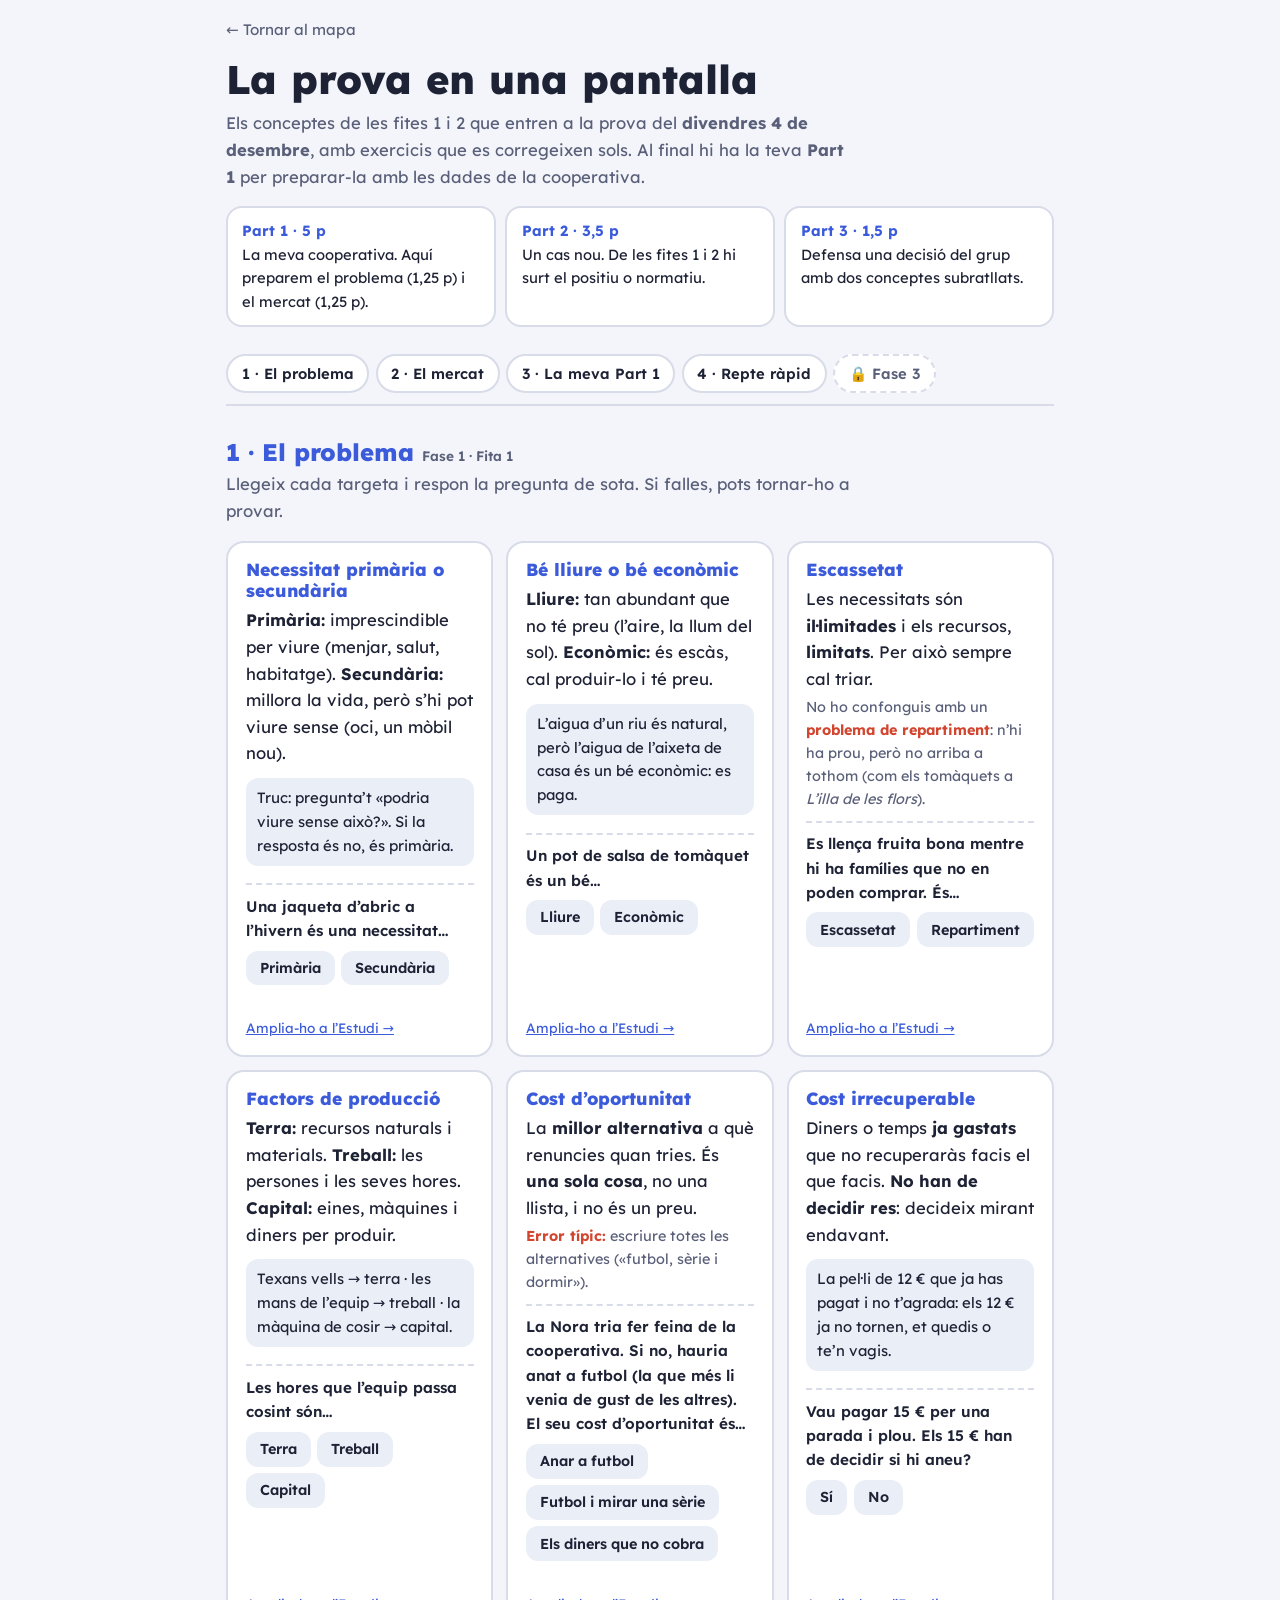
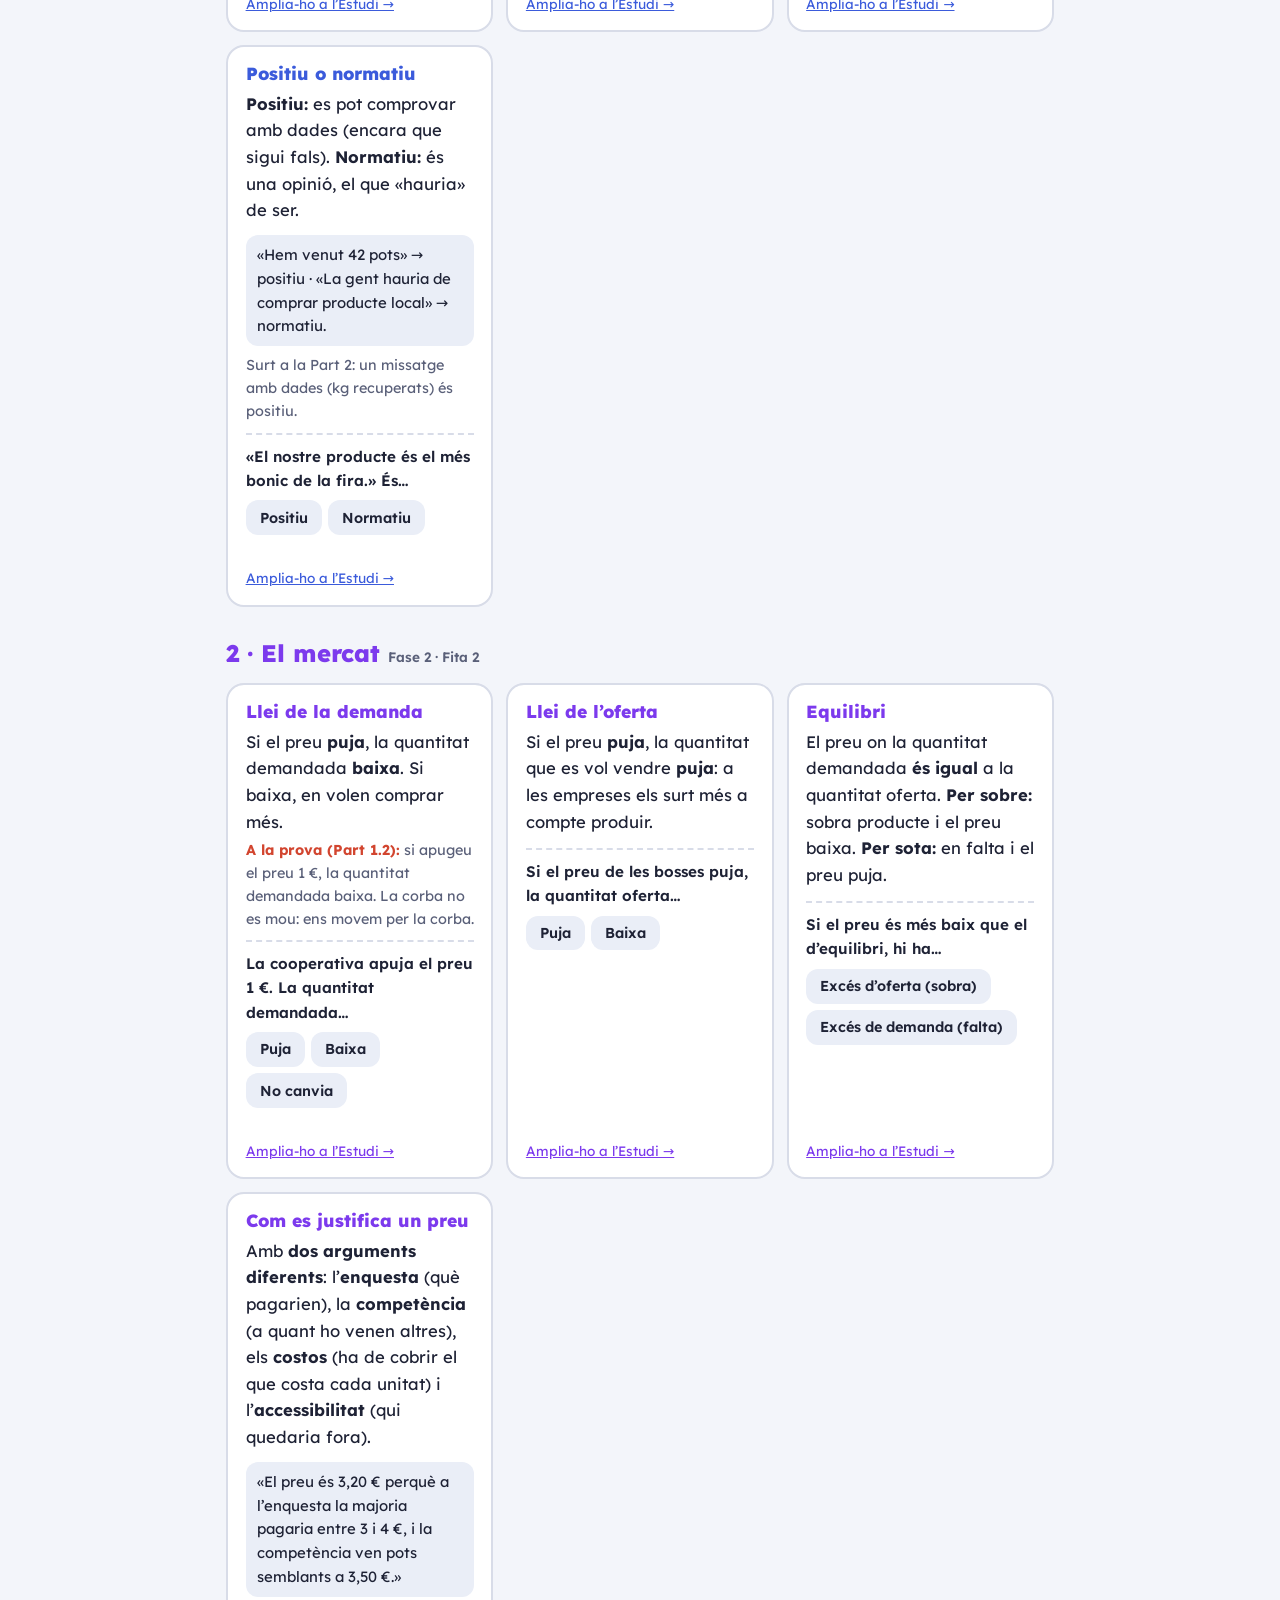
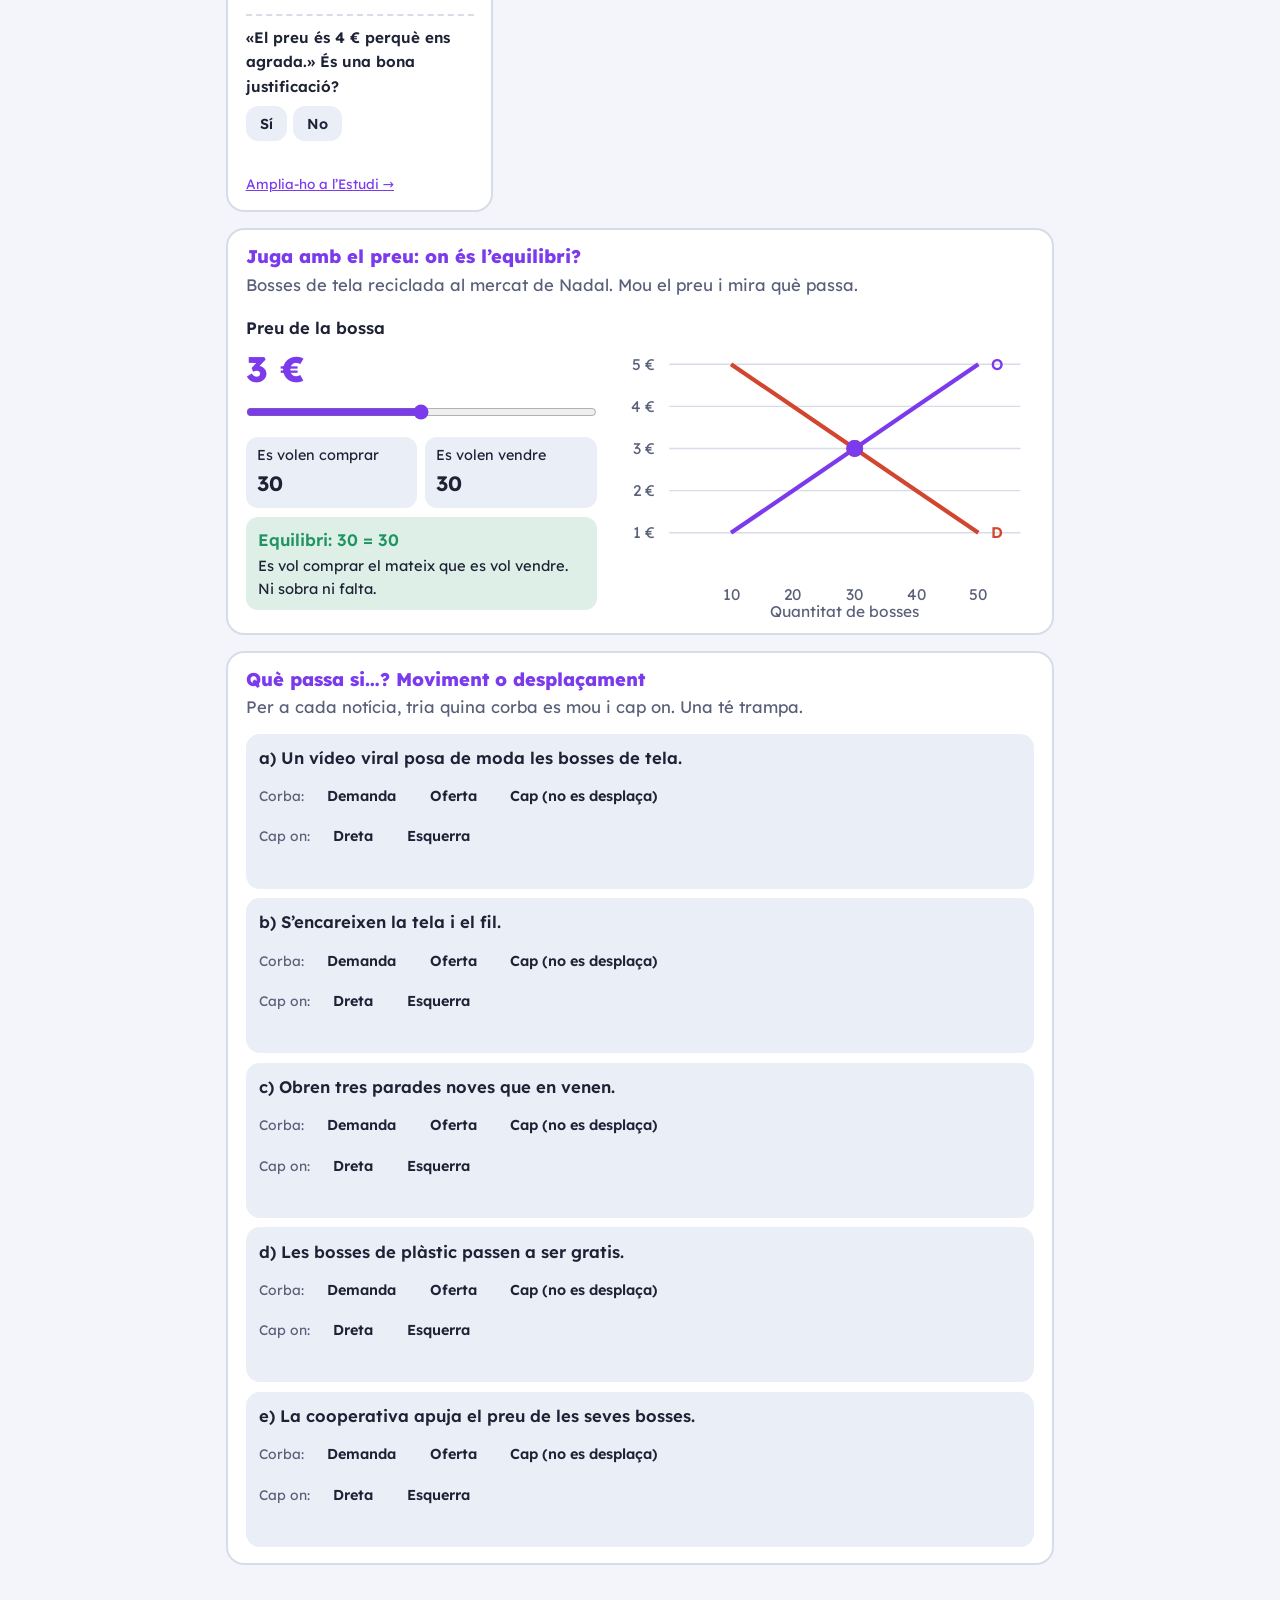
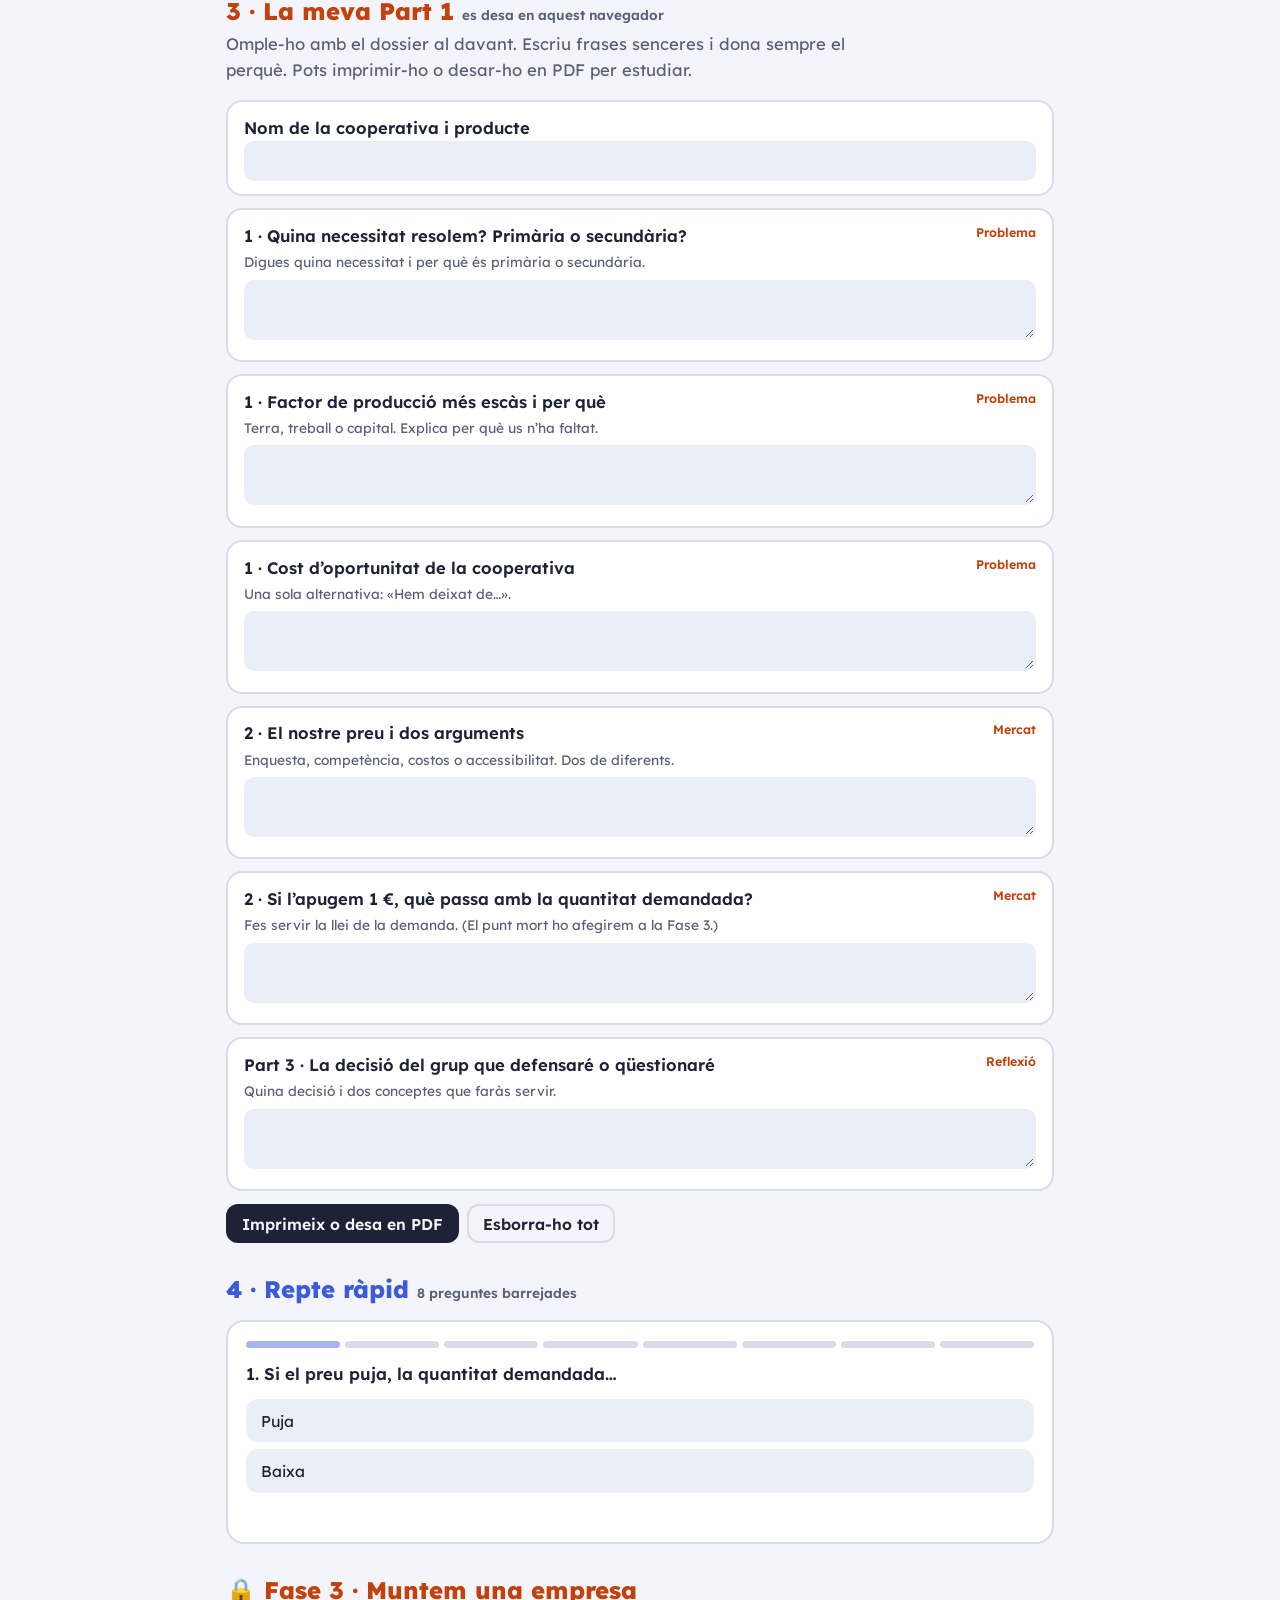
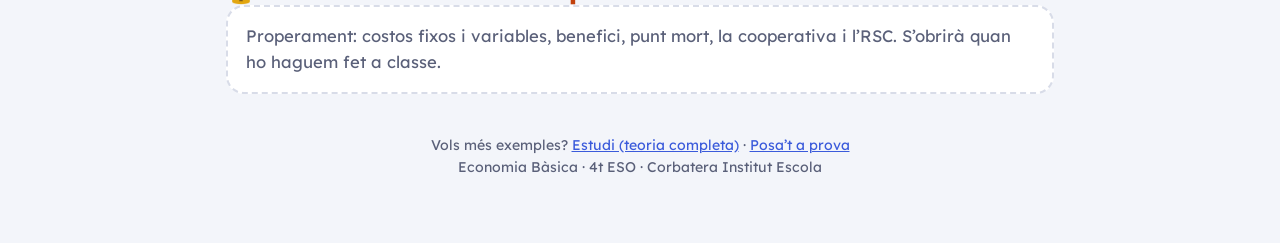
<file: xuleta-prova.html>
<!doctype html>
<html lang="ca">
<head>
<meta charset="utf-8">
<meta name="viewport" content="width=device-width, initial-scale=1, viewport-fit=cover">
<meta name="description" content="Els conceptes que entren a la prova del 4/12 (fites 1 i 2), amb exercicis que es corregeixen sols.">
<title>La prova en una pantalla · Economia Bàsica 4t ESO</title>
<link rel="preconnect" href="https://fonts.googleapis.com">
<link rel="preconnect" href="https://fonts.gstatic.com" crossorigin>
<link href="https://fonts.googleapis.com/css2?family=Lexend:wght@400;600;800&display=swap" rel="stylesheet">
<style>
:root{
  box-sizing:border-box;
  padding-top:env(safe-area-inset-top,0px);
  padding-bottom:env(safe-area-inset-bottom,0px);
  --bg:#F3F5FA; --card:#FFFFFF; --ink:#1E2235; --muted:#5A6079; --line:#D8DCE8; --ok:#1F9461; --bad:#D2452F; --soft:#EAEEF7;
  --u1:#3B5BDB; --u2:#7C3AED; --u3:#C2410C; --c:var(--u1);
}
@media (prefers-color-scheme: dark){
  :root:not([data-theme="light"]){ --bg:#11131D; --card:#1A1D2B; --ink:#E8EAF4; --muted:#A3A8C2; --line:#2D3147; --soft:#23273A; --ok:#45C08A; --bad:#F06A50; --u1:#7C95F0; --u2:#A98BF5; --u3:#F08A55; }
}
:root[data-theme="dark"]{ --bg:#11131D; --card:#1A1D2B; --ink:#E8EAF4; --muted:#A3A8C2; --line:#2D3147; --soft:#23273A; --ok:#45C08A; --bad:#F06A50; --u1:#7C95F0; --u2:#A98BF5; --u3:#F08A55; }
*,*::before,*::after{box-sizing:inherit}
html{scroll-behavior:smooth;scroll-padding-top:4.2rem}
body{margin:0;background:var(--bg);color:var(--ink);font:400 1.04rem/1.6 "Lexend",system-ui,sans-serif}
h1,h2,h3{margin:0;line-height:1.2;font-weight:800}
a{color:var(--c)}
.wrap{max-width:860px;margin:0 auto;padding:1rem 1rem 4rem}
button{font:600 .98rem "Lexend",sans-serif;border:0;border-radius:12px;padding:.6rem 1rem;cursor:pointer;background:var(--ink);color:var(--bg)}
button.soft{background:transparent;color:var(--ink);box-shadow:inset 0 0 0 2px var(--line)}
button:focus-visible,input:focus-visible,textarea:focus-visible,select:focus-visible{outline:3px solid var(--c);outline-offset:2px}
.back{display:inline-block;margin-bottom:.8rem;color:var(--muted);text-decoration:none;font-size:.95rem}
.top h1{font-size:clamp(1.7rem,4.6vw,2.5rem)}
.top p{color:var(--muted);margin:.45rem 0 0;max-width:62ch}
.parts{display:grid;grid-template-columns:repeat(auto-fit,minmax(170px,1fr));gap:.6rem;margin-top:1rem}
.part{background:var(--card);border:2px solid var(--line);border-radius:16px;padding:.7rem .9rem;font-size:.92rem}
.part b{display:block;color:var(--c)}

nav.tabs{position:sticky;top:0;z-index:5;background:var(--bg);display:flex;gap:.4rem;overflow-x:auto;padding:.7rem 0;margin-top:1rem;border-bottom:2px solid var(--line)}
nav.tabs a{flex:none;text-decoration:none;font-weight:600;font-size:.92rem;color:var(--ink);background:var(--card);border:2px solid var(--line);border-radius:999px;padding:.35rem .85rem}
nav.tabs a.lock{color:var(--muted);border-style:dashed}

section.bloc{margin-top:2rem}
section.bloc > h2{font-size:1.5rem;color:var(--c);display:flex;gap:.5rem;align-items:baseline;flex-wrap:wrap}
section.bloc > h2 small{font-size:.85rem;font-weight:600;color:var(--muted)}
.intro{color:var(--muted);margin:.3rem 0 0;max-width:64ch}
.u1{--c:var(--u1)} .u2{--c:var(--u2)} .u3{--c:var(--u3)}

.grid{display:grid;grid-template-columns:repeat(auto-fit,minmax(250px,1fr));gap:.8rem;margin-top:1rem}
.card{background:var(--card);border:2px solid var(--line);border-radius:18px;padding:1rem 1.1rem;display:flex;flex-direction:column}
.card h3{font-size:1.1rem;color:var(--c)}
.card .def{margin:.4rem 0 .2rem}
.card .ex{background:var(--soft);border-radius:12px;padding:.5rem .7rem;font-size:.93rem;margin:.5rem 0}
.card .warn{font-size:.9rem;color:var(--muted)}
.card .warn b{color:var(--bad)}
.card .more{margin-top:auto;padding-top:.5rem;font-size:.85rem}
.chk{margin-top:.6rem;border-top:2px dashed var(--line);padding-top:.6rem}
.chk .q{font-weight:600;font-size:.95rem;margin-bottom:.45rem}
.opts{display:flex;flex-wrap:wrap;gap:.4rem}
.opt{background:var(--soft);color:var(--ink);font-weight:600;font-size:.9rem;padding:.4rem .75rem;border:2px solid transparent}
.opt:hover:not(:disabled){border-color:var(--c)}
.opt:disabled{cursor:default}
.opt.right{background:var(--ok);color:#fff}
.opt.wrong{background:var(--bad);color:#fff;opacity:.85}
.fb{font-size:.9rem;margin-top:.4rem;min-height:1.2em}
.fb.ok{color:var(--ok)} .fb.no{color:var(--bad)}
.fb span{color:var(--ink);font-weight:400}

/* Equilibri interactiu */
.lab{background:var(--card);border:2px solid var(--line);border-radius:18px;padding:1rem 1.1rem;margin-top:1rem}
.lab h3{font-size:1.15rem;color:var(--c)}
.labgrid{display:grid;grid-template-columns:minmax(0,1fr) minmax(0,1.2fr);gap:1rem;align-items:center;margin-top:.6rem}
@media (max-width:640px){.labgrid{grid-template-columns:1fr}}
.slider label{font-weight:600}
.slider input{width:100%;accent-color:var(--c);margin:.4rem 0}
.price{font-size:2.2rem;font-weight:800;color:var(--c)}
.qs{display:grid;grid-template-columns:1fr 1fr;gap:.5rem;margin:.6rem 0}
.qs div{background:var(--soft);border-radius:12px;padding:.45rem .7rem;font-size:.9rem}
.qs b{display:block;font-size:1.3rem}
.verdict{border-radius:12px;padding:.6rem .8rem;font-weight:600}
.verdict.eq{background:color-mix(in srgb,var(--ok) 15%,transparent);color:var(--ok)}
.verdict.d{background:color-mix(in srgb,var(--bad) 13%,transparent);color:var(--bad)}
.verdict.o{background:color-mix(in srgb,var(--c) 14%,transparent);color:var(--c)}
.verdict span{display:block;font-weight:400;color:var(--ink);font-size:.92rem}
svg text{font-family:"Lexend",sans-serif;fill:var(--muted);font-size:11px}

/* Notícies */
.news{display:grid;gap:.6rem;margin-top:.8rem}
.nw{background:var(--soft);border-radius:14px;padding:.7rem .85rem}
.nw p{margin:0 0 .45rem;font-weight:600}
.nw .row{display:flex;flex-wrap:wrap;gap:.35rem;align-items:center}
.nw .row small{color:var(--muted);margin-right:.2rem}

/* Part 1 */
.form{display:grid;gap:.75rem;margin-top:1rem}
.field{background:var(--card);border:2px solid var(--line);border-radius:16px;padding:.8rem 1rem}
.field label{display:block;font-weight:600}
.field .tip{display:block;color:var(--muted);font-size:.86rem;margin:.1rem 0 .4rem}
.field textarea,.field input{width:100%;font:400 1rem "Lexend",sans-serif;color:var(--ink);background:var(--soft);border:2px solid transparent;border-radius:10px;padding:.5rem .65rem;resize:vertical}
.field textarea{min-height:3.4rem}
.field .tag{float:right;font-size:.78rem;font-weight:600;color:var(--c)}
.actions{display:flex;gap:.5rem;flex-wrap:wrap;margin-top:.8rem;align-items:center}
.saved{color:var(--muted);font-size:.88rem}

/* Repte */
.quiz{background:var(--card);border:2px solid var(--line);border-radius:18px;padding:1rem 1.1rem;margin-top:1rem}
.steps{display:flex;gap:5px;margin:.2rem 0 .8rem}
.steps i{flex:1;height:7px;border-radius:4px;background:var(--line)}
.steps i.done{background:var(--c)} .steps i.now{background:var(--c);opacity:.45}
.quiz .q{font-weight:600;font-size:1.05rem;margin-bottom:.7rem}
.quiz .opts{display:grid;gap:.45rem}
.quiz .opt{text-align:left;font-weight:400;font-size:.98rem;padding:.6rem .85rem}
.score{font-size:2.8rem;font-weight:800;color:var(--c);text-align:center}

.locked{background:var(--card);border:2px dashed var(--line);border-radius:18px;padding:1rem 1.1rem;color:var(--muted)}
footer{margin-top:2.5rem;color:var(--muted);font-size:.88rem;text-align:center}

@media print{
  nav.tabs,.chk,.lab,.news,#repte,.actions,.back,#fase3,button{display:none!important}
  body{background:#fff;color:#000;font-size:11pt}
  .card,.field{break-inside:avoid;border-color:#bbb}
  .print-only{display:block!important}
}
.print-only{display:none}
</style>
</head>
<body>
<div class="wrap">
  <a class="back" href="index.html">← Tornar al mapa</a>
  <header class="top">
    <h1>La prova en una pantalla</h1>
    <p>Els conceptes de les fites 1 i 2 que entren a la prova del <b>divendres 4 de desembre</b>, amb exercicis que es corregeixen sols. Al final hi ha la teva <b>Part 1</b> per preparar-la amb les dades de la cooperativa.</p>
    <div class="parts">
      <div class="part"><b>Part 1 · 5 p</b>La meva cooperativa. Aquí preparem el problema (1,25 p) i el mercat (1,25 p).</div>
      <div class="part"><b>Part 2 · 3,5 p</b>Un cas nou. De les fites 1 i 2 hi surt el positiu o normatiu.</div>
      <div class="part"><b>Part 3 · 1,5 p</b>Defensa una decisió del grup amb dos conceptes subratllats.</div>
    </div>
  </header>

  <nav class="tabs" aria-label="Apartats">
    <a href="#problema">1 · El problema</a>
    <a href="#mercat">2 · El mercat</a>
    <a href="#part1">3 · La meva Part 1</a>
    <a href="#repte">4 · Repte ràpid</a>
    <a href="#fase3" class="lock">🔒 Fase 3</a>
  </nav>

  <section class="bloc u1" id="problema">
    <h2>1 · El problema <small>Fase 1 · Fita 1</small></h2>
    <p class="intro">Llegeix cada targeta i respon la pregunta de sota. Si falles, pots tornar-ho a provar.</p>
    <div class="grid" id="g1"></div>
  </section>

  <section class="bloc u2" id="mercat">
    <h2>2 · El mercat <small>Fase 2 · Fita 2</small></h2>
    <div class="grid" id="g2"></div>

    <div class="lab" id="lab">
      <h3>Juga amb el preu: on és l’equilibri?</h3>
      <p class="intro" style="margin:.2rem 0 0">Bosses de tela reciclada al mercat de Nadal. Mou el preu i mira què passa.</p>
      <div class="labgrid">
        <div class="slider">
          <label for="pr">Preu de la bossa</label>
          <div class="price" id="prv">3 €</div>
          <input type="range" id="pr" min="1" max="5" step="1" value="3" aria-describedby="verd">
          <div class="qs"><div>Es volen comprar<b id="qd">30</b></div><div>Es volen vendre<b id="qo">30</b></div></div>
          <div class="verdict eq" id="verd" aria-live="polite"></div>
        </div>
        <svg id="ch" viewBox="0 0 300 220" role="img" aria-label="Gràfic de demanda i oferta"></svg>
      </div>
    </div>

    <div class="lab">
      <h3>Què passa si…? Moviment o desplaçament</h3>
      <p class="intro" style="margin:.2rem 0 0">Per a cada notícia, tria quina corba es mou i cap on. Una té trampa.</p>
      <div class="news" id="news"></div>
    </div>
  </section>

  <section class="bloc u3" id="part1">
    <h2>3 · La meva Part 1 <small>es desa en aquest navegador</small></h2>
    <p class="intro">Omple-ho amb el dossier al davant. Escriu frases senceres i dona sempre el perquè. Pots imprimir-ho o desar-ho en PDF per estudiar.</p>
    <div class="form" id="form"></div>
    <div class="actions">
      <button id="print">Imprimeix o desa en PDF</button>
      <button class="soft" id="clear">Esborra-ho tot</button>
      <span class="saved" id="saved" aria-live="polite"></span>
    </div>
  </section>

  <section class="bloc u1" id="repte">
    <h2>4 · Repte ràpid <small>8 preguntes barrejades</small></h2>
    <div class="quiz" id="quiz"></div>
  </section>

  <section class="bloc u3" id="fase3">
    <h2>🔒 Fase 3 · Muntem una empresa</h2>
    <div class="locked">Properament: costos fixos i variables, benefici, punt mort, la cooperativa i l’RSC. S’obrirà quan ho haguem fet a classe.</div>
  </section>

  <footer>Vols més exemples? <a href="estudi.html">Estudi (teoria completa)</a> · <a href="repas-teoria.html">Posa’t a prova</a><br>Economia Bàsica · 4t ESO · Corbatera Institut Escola</footer>
</div>

<script>
const $=(s,el=document)=>el.querySelector(s);
const shuffle=a=>{a=a.slice();for(let i=a.length-1;i>0;i--){const j=Math.floor(Math.random()*(i+1));[a[i],a[j]]=[a[j],a[i]];}return a;};

/* ---------- Targetes de concepte ---------- */
const C1=[
 {t:"Necessitat primària o secundària",d:"<b>Primària:</b> imprescindible per viure (menjar, salut, habitatge). <b>Secundària:</b> millora la vida, però s’hi pot viure sense (oci, un mòbil nou).",
  e:"Truc: pregunta’t «podria viure sense això?». Si la resposta és no, és primària.",l:"u1-1",
  q:{p:"Una jaqueta d’abric a l’hivern és una necessitat…",o:["Primària","Secundària"],a:0,x:"Protegeix del fred: és imprescindible."}},
 {t:"Bé lliure o bé econòmic",d:"<b>Lliure:</b> tan abundant que no té preu (l’aire, la llum del sol). <b>Econòmic:</b> és escàs, cal produir-lo i té preu.",
  e:"L’aigua d’un riu és natural, però l’aigua de l’aixeta de casa és un bé econòmic: es paga.",l:"u1-1",
  q:{p:"Un pot de salsa de tomàquet és un bé…",o:["Lliure","Econòmic"],a:1,x:"És escàs, s’ha produït i té preu."}},
 {t:"Escassetat",d:"Les necessitats són <b>il·limitades</b> i els recursos, <b>limitats</b>. Per això sempre cal triar.",
  w:"No ho confonguis amb un <b>problema de repartiment</b>: n’hi ha prou, però no arriba a tothom (com els tomàquets a <i>L’illa de les flors</i>).",l:"u1-2",
  q:{p:"Es llença fruita bona mentre hi ha famílies que no en poden comprar. És…",o:["Escassetat","Repartiment"],a:1,x:"N’hi ha prou, però no arriba a tothom."}},
 {t:"Factors de producció",d:"<b>Terra:</b> recursos naturals i materials. <b>Treball:</b> les persones i les seves hores. <b>Capital:</b> eines, màquines i diners per produir.",
  e:"Texans vells → terra · les mans de l’equip → treball · la màquina de cosir → capital.",l:"u1-8",
  q:{p:"Les hores que l’equip passa cosint són…",o:["Terra","Treball","Capital"],a:1,x:"És l’esforç de les persones: treball."}},
 {t:"Cost d’oportunitat",d:"La <b>millor alternativa</b> a què renuncies quan tries. És <b>una sola cosa</b>, no una llista, i no és un preu.",
  w:"<b>Error típic:</b> escriure totes les alternatives («futbol, sèrie i dormir»).",l:"u1-3",
  q:{p:"La Nora tria fer feina de la cooperativa. Si no, hauria anat a futbol (la que més li venia de gust de les altres). El seu cost d’oportunitat és…",o:["Anar a futbol","Futbol i mirar una sèrie","Els diners que no cobra"],a:0,x:"Només compta la millor alternativa: futbol."}},
 {t:"Cost irrecuperable",d:"Diners o temps <b>ja gastats</b> que no recuperaràs facis el que facis. <b>No han de decidir res</b>: decideix mirant endavant.",
  e:"La pel·li de 12 € que ja has pagat i no t’agrada: els 12 € ja no tornen, et quedis o te’n vagis.",l:"u1-4",
  q:{p:"Vau pagar 15 € per una parada i plou. Els 15 € han de decidir si hi aneu?",o:["Sí","No"],a:1,x:"Ja estan gastats: decideix pel que guanyareu a partir d’ara."}},
 {t:"Positiu o normatiu",d:"<b>Positiu:</b> es pot comprovar amb dades (encara que sigui fals). <b>Normatiu:</b> és una opinió, el que «hauria» de ser.",
  e:"«Hem venut 42 pots» → positiu · «La gent hauria de comprar producte local» → normatiu.",w:"Surt a la Part 2: un missatge amb dades (kg recuperats) és positiu.",l:"u1-6",
  q:{p:"«El nostre producte és el més bonic de la fira.» És…",o:["Positiu","Normatiu"],a:1,x:"És una opinió: no es pot comprovar amb dades."}},
];
const C2=[
 {t:"Llei de la demanda",d:"Si el preu <b>puja</b>, la quantitat demandada <b>baixa</b>. Si baixa, en volen comprar més.",
  w:"<b>A la prova (Part 1.2):</b> si apugeu el preu 1 €, la quantitat demandada baixa. La corba no es mou: ens movem per la corba.",l:"u2-3",
  q:{p:"La cooperativa apuja el preu 1 €. La quantitat demandada…",o:["Puja","Baixa","No canvia"],a:1,x:"Llei de la demanda: més preu, menys quantitat demandada."}},
 {t:"Llei de l’oferta",d:"Si el preu <b>puja</b>, la quantitat que es vol vendre <b>puja</b>: a les empreses els surt més a compte produir.",l:"u2-3",
  q:{p:"Si el preu de les bosses puja, la quantitat oferta…",o:["Puja","Baixa"],a:0,x:"Llei de l’oferta: a més preu, en volen vendre més."}},
 {t:"Equilibri",d:"El preu on la quantitat demandada <b>és igual</b> a la quantitat oferta. <b>Per sobre:</b> sobra producte i el preu baixa. <b>Per sota:</b> en falta i el preu puja.",l:"u2-4",
  q:{p:"Si el preu és més baix que el d’equilibri, hi ha…",o:["Excés d’oferta (sobra)","Excés de demanda (falta)"],a:1,x:"Molta gent vol comprar i hi ha poc producte: en falta."}},
 {t:"Com es justifica un preu",d:"Amb <b>dos arguments diferents</b>: l’<b>enquesta</b> (què pagarien), la <b>competència</b> (a quant ho venen altres), els <b>costos</b> (ha de cobrir el que costa cada unitat) i l’<b>accessibilitat</b> (qui quedaria fora).",
  e:"«El preu és 3,20 € perquè a l’enquesta la majoria pagaria entre 3 i 4 €, i la competència ven pots semblants a 3,50 €.»",l:"u2-7",
  q:{p:"«El preu és 4 € perquè ens agrada.» És una bona justificació?",o:["Sí","No"],a:1,x:"No és cap argument econòmic: cal enquesta, competència, costos o accessibilitat."}},
];
function cardHTML(c,id){
  return `<article class="card"><h3>${c.t}</h3><div class="def">${c.d}</div>${c.e?`<div class="ex">${c.e}</div>`:""}${c.w?`<div class="warn">${c.w}</div>`:""}
  <div class="chk" data-id="${id}"><div class="q">${c.q.p}</div><div class="opts">${c.q.o.map((o,k)=>`<button class="opt" data-k="${k}">${o}</button>`).join("")}</div><div class="fb" aria-live="polite"></div></div>
  <div class="more"><a href="estudi.html#${c.l}">Amplia-ho a l’Estudi →</a></div></article>`;
}
function wireCheck(el,q){
  el.querySelectorAll(".opt").forEach(b=>b.onclick=()=>{
    const k=+b.dataset.k, fb=$(".fb",el);
    if(k===q.a){ el.querySelectorAll(".opt").forEach(x=>x.disabled=true); b.classList.add("right"); fb.className="fb ok"; fb.innerHTML=`Correcte! <span>${q.x}</span>`; }
    else { b.classList.add("wrong"); b.disabled=true; fb.className="fb no"; fb.innerHTML=`Encara no. <span>Rellegeix la targeta i torna-ho a provar.</span>`; }
  });
}
[[C1,"g1"],[C2,"g2"]].forEach(([arr,g])=>{
  $("#"+g).innerHTML=arr.map((c,i)=>cardHTML(c,g+i)).join("");
  arr.forEach((c,i)=>wireCheck($(`[data-id="${g}${i}"]`),c.q));
});

/* ---------- Equilibri interactiu ---------- */
const QD={1:50,2:40,3:30,4:20,5:10}, QO={1:10,2:20,3:30,4:40,5:50};
const X=q=>40+q*4.4, Y=p=>190-p*30;
function drawChart(p){
  const dem=[1,2,3,4,5].map(v=>`${X(QD[v])},${Y(v)}`).join(" "), of=[1,2,3,4,5].map(v=>`${X(QO[v])},${Y(v)}`).join(" ");
  let ticks="";
  for(let v=1;v<=5;v++) ticks+=`<text x="30" y="${Y(v)+4}" text-anchor="end">${v} €</text><line x1="40" x2="290" y1="${Y(v)}" y2="${Y(v)}" stroke="var(--line)" stroke-width="1"/>`;
  for(let q=10;q<=50;q+=10) ticks+=`<text x="${X(q)}" y="208" text-anchor="middle">${q}</text>`;
  $("#ch").innerHTML=`${ticks}
   <polyline points="${dem}" fill="none" stroke="var(--bad)" stroke-width="3"/><polyline points="${of}" fill="none" stroke="var(--u2)" stroke-width="3"/>
   <text x="${X(52)}" y="${Y(1)+4}" style="fill:var(--bad);font-weight:600">D</text><text x="${X(52)}" y="${Y(5)+4}" style="fill:var(--u2);font-weight:600">O</text>
   <line x1="${X(QO[p])}" x2="${X(QD[p])}" y1="${Y(p)}" y2="${Y(p)}" stroke="var(--ink)" stroke-width="2" stroke-dasharray="4 3"/>
   <circle cx="${X(QD[p])}" cy="${Y(p)}" r="6" fill="var(--bad)"/><circle cx="${X(QO[p])}" cy="${Y(p)}" r="6" fill="var(--u2)"/>
   <text x="165" y="220" text-anchor="middle">Quantitat de bosses</text>`;
}
function eq(){
  const p=+$("#pr").value, d=QD[p], o=QO[p], v=$("#verd");
  $("#prv").textContent=p+" €"; $("#qd").textContent=d; $("#qo").textContent=o;
  if(d===o){ v.className="verdict eq"; v.innerHTML=`Equilibri: ${d} = ${o}<span>Es vol comprar el mateix que es vol vendre. Ni sobra ni falta.</span>`; }
  else if(d>o){ v.className="verdict d"; v.innerHTML=`Excés de demanda: en falten ${d-o}<span>Hi ha més gent que vol comprar que bosses. El preu tendeix a pujar.</span>`; }
  else { v.className="verdict o"; v.innerHTML=`Excés d’oferta: en sobren ${o-d}<span>Hi ha més bosses que compradors. El preu tendeix a baixar.</span>`; }
  drawChart(p);
}
$("#pr").addEventListener("input",eq); eq();

/* ---------- Notícies ---------- */
const NEWS=[
 {t:"Un vídeo viral posa de moda les bosses de tela.",c:"Demanda",d:"Dreta",x:"Canvien els gustos: es vol comprar més a cada preu. Preu ↑ i quantitat ↑."},
 {t:"S’encareixen la tela i el fil.",c:"Oferta",d:"Esquerra",x:"Pugen els costos: a cada preu en volen vendre menys. Preu ↑ i quantitat ↓."},
 {t:"Obren tres parades noves que en venen.",c:"Oferta",d:"Dreta",x:"Més empreses: hi ha més oferta. Preu ↓ i quantitat ↑."},
 {t:"Les bosses de plàstic passen a ser gratis.",c:"Demanda",d:"Esquerra",x:"S’abarateix un substitutiu: es compren menys bosses de tela. Preu ↓ i quantitat ↓."},
 {t:"La cooperativa apuja el preu de les seves bosses.",c:"Cap",d:"Cap",x:"Trampa! Si canvia el preu del mateix producte, cap corba es desplaça: ens movem per la corba de demanda i la quantitat demandada baixa."},
];
$("#news").innerHTML=NEWS.map((n,i)=>`<div class="nw" data-i="${i}"><p>${String.fromCharCode(97+i)}) ${n.t}</p>
  <div class="row"><small>Corba:</small>${["Demanda","Oferta","Cap"].map(c=>`<button class="opt" data-f="c" data-v="${c}">${c==="Cap"?"Cap (no es desplaça)":c}</button>`).join("")}</div>
  <div class="row" style="margin-top:.35rem"><small>Cap on:</small>${["Dreta","Esquerra"].map(c=>`<button class="opt" data-f="d" data-v="${c}">${c}</button>`).join("")}</div>
  <div class="fb" aria-live="polite"></div></div>`).join("");
document.querySelectorAll(".nw").forEach(el=>{
  const n=NEWS[+el.dataset.i], st={};
  el.querySelectorAll(".opt").forEach(b=>b.onclick=()=>{
    const f=b.dataset.f, v=b.dataset.v;
    el.querySelectorAll(`.opt[data-f="${f}"]`).forEach(x=>x.classList.remove("right","wrong"));
    if(f==="c" && v==="Cap"){ el.querySelectorAll('.opt[data-f="d"]').forEach(x=>{x.disabled=true;x.classList.remove("right","wrong");}); st.d=null; }
    else if(f==="c"){ el.querySelectorAll('.opt[data-f="d"]').forEach(x=>x.disabled=false); }
    st[f]=v;
    const fb=$(".fb",el);
    if(n.c==="Cap"){
      if(st.c==="Cap"){ b.classList.add("right"); fb.className="fb ok"; fb.innerHTML=`Correcte! <span>${n.x}</span>`; }
      else if(st.c){ el.querySelector(`.opt[data-f="c"][data-v="${st.c}"]`).classList.add("wrong"); fb.className="fb no"; fb.innerHTML=`Compte: <span>què és el que canvia aquí, el preu del mateix producte o una altra cosa?</span>`; }
      return;
    }
    if(st.c){ el.querySelector(`.opt[data-f="c"][data-v="${st.c}"]`).classList.add(st.c===n.c?"right":"wrong"); }
    if(st.d){ el.querySelector(`.opt[data-f="d"][data-v="${st.d}"]`).classList.add(st.d===n.d?"right":"wrong"); }
    if(st.c===n.c && st.d===n.d){ fb.className="fb ok"; fb.innerHTML=`Correcte! <span>${n.x}</span>`; }
    else if(st.c && st.d){ fb.className="fb no"; fb.innerHTML=`Encara no. <span>Demanda = compradors (gustos, modes, substitutius). Oferta = venedors (costos, nombre d’empreses).</span>`; }
    else { fb.className="fb"; fb.textContent=""; }
  });
});

/* ---------- La meva Part 1 ---------- */
const KEY="xuleta-prova-part1";
const F=[
 ["nom","Nom de la cooperativa i producte","",""],
 ["nec","1 · Quina necessitat resolem? Primària o secundària?","Digues quina necessitat i per què és primària o secundària.","Problema"],
 ["fac","1 · Factor de producció més escàs i per què","Terra, treball o capital. Explica per què us n’ha faltat.","Problema"],
 ["cop","1 · Cost d’oportunitat de la cooperativa","Una sola alternativa: «Hem deixat de…».","Problema"],
 ["pre","2 · El nostre preu i dos arguments","Enquesta, competència, costos o accessibilitat. Dos de diferents.","Mercat"],
 ["apu","2 · Si l’apugem 1 €, què passa amb la quantitat demandada?","Fes servir la llei de la demanda. (El punt mort ho afegirem a la Fase 3.)","Mercat"],
 ["p3","Part 3 · La decisió del grup que defensaré o qüestionaré","Quina decisió i dos conceptes que faràs servir.","Reflexió"],
];
let data={}; try{ data=JSON.parse(localStorage.getItem(KEY)||"{}")||{}; }catch(e){ data={}; }
$("#form").innerHTML=F.map(f=>`<div class="field">${f[3]?`<span class="tag">${f[3]}</span>`:""}<label for="f-${f[0]}">${f[1]}</label>${f[2]?`<span class="tip">${f[2]}</span>`:""}
  ${f[0]==="nom"?`<input id="f-${f[0]}" data-k="${f[0]}" autocomplete="off">`:`<textarea id="f-${f[0]}" data-k="${f[0]}"></textarea>`}</div>`).join("");
let tmr;
document.querySelectorAll("#form [data-k]").forEach(el=>{
  el.value=data[el.dataset.k]||"";
  el.addEventListener("input",()=>{ data[el.dataset.k]=el.value; clearTimeout(tmr);
    tmr=setTimeout(()=>{ try{ localStorage.setItem(KEY,JSON.stringify(data)); $("#saved").textContent="Desat en aquest navegador."; }catch(e){ $("#saved").textContent="No s’ha pogut desar: imprimeix-ho o desa-ho en PDF."; } },400); });
});
$("#print").onclick=()=>window.print();
let armed=false;
$("#clear").onclick=()=>{ const b=$("#clear");
  if(!armed){ armed=true; b.textContent="Segur? Torna a clicar"; setTimeout(()=>{ armed=false; b.textContent="Esborra-ho tot"; },4000); return; }
  armed=false; b.textContent="Esborra-ho tot"; data={}; document.querySelectorAll("#form [data-k]").forEach(el=>el.value="");
  try{ localStorage.removeItem(KEY); }catch(e){} $("#saved").textContent="Esborrat."; };

/* ---------- Repte ràpid ---------- */
const BANK=[
 {p:"Unes entrades per a un concert són una necessitat…",o:["Primària","Secundària"],a:1,x:"S’hi pot viure sense: secundària."},
 {p:"La llum del sol és un bé…",o:["Lliure","Econòmic"],a:0,x:"És abundant i no té preu."},
 {p:"La màquina de cosir de la cooperativa és…",o:["Terra","Treball","Capital"],a:2,x:"És una eina per produir: capital."},
 {p:"Texans vells que es llençarien, com a matèria primera, són…",o:["Terra","Treball","Capital"],a:0,x:"Són el recurs material que aprofitem: terra."},
 {p:"El cost d’oportunitat és…",o:["La suma de totes les alternatives","La millor alternativa a què renuncies","El preu del que compres"],a:1,x:"Només una: la millor a què renuncies."},
 {p:"Ja heu pagat 20 € de cartells que no us serveixen. Per decidir què feu ara…",o:["Els heu de tenir en compte","No els heu de tenir en compte"],a:1,x:"És un cost irrecuperable."},
 {p:"«El 30 % dels enquestats pagaria 3 €.» És un enunciat…",o:["Positiu","Normatiu"],a:0,x:"Es pot comprovar amb les dades de l’enquesta."},
 {p:"«Les botigues haurien de vendre més barata la fruita lletja.» És…",o:["Positiu","Normatiu"],a:1,x:"Diu el que hauria de ser: normatiu."},
 {p:"Si el preu puja, la quantitat demandada…",o:["Puja","Baixa"],a:1,x:"Llei de la demanda."},
 {p:"A 2 € es volen comprar 40 bosses i se’n volen vendre 20. Hi ha…",o:["Excés de demanda","Excés d’oferta","Equilibri"],a:0,x:"Falten 20 bosses: el preu tendeix a pujar."},
 {p:"A 5 € es volen comprar 10 bosses i se’n volen vendre 50. El preu tendeix a…",o:["Pujar","Baixar"],a:1,x:"Sobren 40 bosses (excés d’oferta): el preu baixa."},
 {p:"Puja el preu del material. Quina corba es desplaça?",o:["La demanda","L’oferta","Cap"],a:1,x:"Els costos afecten els venedors: l’oferta, cap a l’esquerra."},
 {p:"Una influencer posa de moda la roba de segona mà. La demanda es desplaça cap a…",o:["La dreta","L’esquerra"],a:0,x:"Es vol comprar més a cada preu: dreta."},
 {p:"La cooperativa apuja el seu preu. La corba de demanda…",o:["Es desplaça a l’esquerra","No es desplaça: ens hi movem","Es desplaça a la dreta"],a:1,x:"Si canvia el preu del mateix bé, ens movem per la corba."},
 {p:"Quin d’aquests és un argument per justificar un preu?",o:["«És un número rodó»","«La competència ven a 3,50 €»","«Ens agrada»"],a:1,x:"La competència és un dels quatre arguments."},
 {p:"El mercat reparteix els productes segons…",o:["Qui ho necessita més","Qui pot pagar el preu"],a:1,x:"Qui no pot pagar queda fora: per això importa l’accessibilitat."},
];
const Q={qs:[],k:0,score:0};
function newQuiz(){ Q.qs=shuffle(BANK).slice(0,8).map(q=>{ const idx=shuffle(q.o.map((_,i)=>i)); return {p:q.p,o:idx.map(i=>q.o[i]),a:idx.indexOf(q.a),x:q.x}; }); Q.k=0; Q.score=0; quiz(); }
function quiz(){
  const el=$("#quiz");
  if(Q.k>=Q.qs.length){
    const ok=Q.score>=6;
    el.innerHTML=`<div class="score">${Q.score} / 8</div><p style="text-align:center;margin:.3rem 0 1rem">${ok?"Molt bé! Ho tens a punt per a la prova.":"Repassa les targetes on has dubtat i torna-ho a provar: les preguntes canvien cada vegada."}</p>
      <div style="text-align:center"><button id="again">Torna a fer el repte</button></div>`;
    $("#again").onclick=newQuiz; return;
  }
  const q=Q.qs[Q.k];
  el.innerHTML=`<div class="steps">${Q.qs.map((_,k)=>`<i class="${k<Q.k?"done":k===Q.k?"now":""}"></i>`).join("")}</div>
    <div class="q">${Q.k+1}. ${q.p}</div><div class="opts">${q.o.map((o,k)=>`<button class="opt" data-k="${k}">${o}</button>`).join("")}</div>
    <div class="fb" aria-live="polite"></div><div style="text-align:right;margin-top:.6rem"><button id="qn" hidden>${Q.k<7?"Següent":"Mira el resultat"}</button></div>`;
  el.querySelectorAll(".opt").forEach(b=>b.onclick=()=>{
    const k=+b.dataset.k, fb=$(".fb",el);
    el.querySelectorAll(".opt").forEach(x=>x.disabled=true);
    el.querySelectorAll(".opt")[q.a].classList.add("right");
    if(k===q.a){ Q.score++; fb.className="fb ok"; fb.innerHTML=`Correcte! <span>${q.x}</span>`; }
    else { b.classList.add("wrong"); fb.className="fb no"; fb.innerHTML=`No és correcte. <span>${q.x}</span>`; }
    const n=$("#qn"); n.hidden=false; n.focus(); n.onclick=()=>{ Q.k++; quiz(); };
  });
}
newQuiz();
</script>
</body>
</html>
</file>
<file: css/estil.css>
/* Corbatera Eco Lab · estil */
:root{
  box-sizing:border-box;
  padding-top:env(safe-area-inset-top,0px);
  padding-bottom:env(safe-area-inset-bottom,0px);
  --coop:#0F766E;
  --bg:#F2F5F3; --card:#FFFFFF; --ink:#16231D; --muted:#56685E; --line:#D3DED7; --soft:#EEF3F0;
  --head:#123B2E; --amber:#F2B233; --ok:#1E9E62; --bad:#D2452F;
}
@media (prefers-color-scheme: dark){
  :root:not([data-theme="light"]){ --bg:#0D1512; --card:#15201B; --ink:#E5EFEA; --muted:#9DB4A8; --line:#263A31; --soft:#1C2A24; --head:#0A2219; --ok:#47C28A; --bad:#F06A50; }
}
:root[data-theme="dark"]{ --bg:#0D1512; --card:#15201B; --ink:#E5EFEA; --muted:#9DB4A8; --line:#263A31; --soft:#1C2A24; --head:#0A2219; --ok:#47C28A; --bad:#F06A50; }
*,*::before,*::after{box-sizing:inherit}
html{scroll-padding-top:env(safe-area-inset-top,0px)}
body{margin:0;background:var(--bg);color:var(--ink);font:400 1.05rem/1.55 "Lexend",system-ui,sans-serif}
h1,h2,h3{margin:0;line-height:1.2;font-weight:800}
#app{max-width:980px;margin:0 auto;padding:1rem 1rem 4rem}
button,input{font:inherit;color:inherit}
button{cursor:pointer;border:0;border-radius:12px;font-weight:600;padding:.6rem 1rem}
button:disabled{cursor:not-allowed}
button:focus-visible,input:focus-visible,a:focus-visible{outline:3px solid var(--amber);outline-offset:2px}
.main{background:var(--coop);color:#fff}
.ghost{background:transparent;box-shadow:inset 0 0 0 2px var(--line)}
.note{color:var(--muted);margin:.3rem 0 .8rem;max-width:66ch}
.card{background:var(--card);border:2px solid var(--line);border-radius:20px;padding:1.2rem 1.3rem;margin-top:1rem}
.card h2{font-size:1.3rem}
.row{display:flex;gap:.6rem;flex-wrap:wrap;margin-top:.9rem}
.row.center{justify-content:center}

/* Capçalera */
.hero{background:var(--head);color:#fff;border-radius:24px;padding:1.6rem 1.4rem}
.hero h1{font-size:clamp(2rem,6vw,3.2rem);margin-top:.3rem}
.hero p{color:#B9D3C6;margin:.4rem 0 0}
.brand{font-weight:800;letter-spacing:.01em}
.bar{display:flex;justify-content:space-between;align-items:center;gap:.8rem;background:var(--head);color:#fff;border-radius:16px;padding:.6rem .9rem}
.bar .ghost{color:#fff;box-shadow:inset 0 0 0 2px rgba(255,255,255,.3);padding:.4rem .8rem}
.xpnow{font-weight:800;color:var(--amber)}

/* Carnet de soci/a */
.fld{display:flex;flex-direction:column;gap:.3rem;font-weight:600;margin:.8rem 0}
.fld input{font-weight:400;border:2px solid var(--line);border-radius:10px;padding:.6rem .7rem;background:var(--soft);max-width:28rem}
.chips{display:flex;flex-wrap:wrap;gap:.4rem}
.chip-e{background:var(--soft);font-size:1.5rem;padding:.35rem .55rem;box-shadow:inset 0 0 0 2px transparent}
.chip-e[aria-pressed="true"]{box-shadow:inset 0 0 0 3px var(--coop);background:var(--card)}
.chip-r{background:var(--soft);box-shadow:inset 0 0 0 2px var(--line)}
.chip-r[aria-pressed="true"]{background:var(--coop);color:#fff;box-shadow:none}
.fita{background:var(--amber);color:#2b1d00;border-radius:999px;padding:.1rem .7rem;font-weight:700;font-size:.85rem}
.chip-c{width:40px;height:40px;border-radius:50%;padding:0}
.chip-c[aria-pressed="true"]{box-shadow:0 0 0 3px var(--card),0 0 0 6px var(--ink)}
.err{color:var(--bad);font-weight:600;min-height:1.4em}
.who{display:flex;flex-wrap:wrap;gap:.6rem}
.who-b{display:flex;align-items:center;gap:.7rem;background:var(--soft);text-align:left;border-left:6px solid var(--c);font-weight:400}
.who-b .em{font-size:1.6rem}
.who-b small{display:block;color:var(--muted)}

/* Carnet al mapa: l'element que es recorda */
.carnet{margin-top:1rem;display:grid;grid-template-columns:auto 1fr;gap:1.2rem;align-items:center;background:var(--coop);color:#fff;border-radius:24px;padding:1.3rem 1.4rem;position:relative;overflow:hidden}
.carnet::after{content:"SOCI/A";position:absolute;right:-8px;top:10px;font-weight:800;font-size:3.6rem;opacity:.1;letter-spacing:.06em}
.logo{width:92px;height:92px;border-radius:24px;background:rgba(255,255,255,.18);display:grid;place-items:center;font-size:3rem}
.cinfo small{opacity:.85}
.cinfo h1{font-size:clamp(1.6rem,4.5vw,2.4rem);word-break:break-word}
.cinfo p{margin:.2rem 0 .5rem}
.xpbar{height:12px;border-radius:6px;background:rgba(255,255,255,.22);overflow:hidden;max-width:420px}
.xpbar i{display:block;height:100%;background:var(--amber);border-radius:6px}
.docent{background:var(--amber);color:#2b1d00;border-radius:12px;padding:.5rem .9rem;font-weight:600;margin-top:1rem}

.study{display:flex;gap:1rem;align-items:center;margin-top:1rem;background:var(--card);border:2px solid var(--line);border-radius:18px;padding:1rem 1.2rem;text-decoration:none;color:var(--ink)}
.study span{font-size:2rem}
.study small{display:block;color:var(--muted)}
.study:hover{border-color:var(--coop)}

/* Nivells i missions */
.level{margin-top:1.6rem}
.tabs-aval{display:flex;flex-wrap:wrap;gap:.6rem;margin-top:1.4rem}
.tab-aval{--ac:var(--head);background:var(--card);color:var(--ink);border:3px solid var(--ac);border-radius:16px;padding:.7rem 1.4rem;font-size:1.05rem;font-weight:800}
.tab-aval.a1{--ac:#E8771E}.tab-aval.a2{--ac:#7A1F2B}.tab-aval.a3{--ac:#1D4E89}
.tab-aval[aria-selected="true"]{background:var(--ac);color:#fff}
.panel{--ac:var(--head);border-top:5px solid var(--ac);margin-top:1rem;padding-top:.2rem}
.panel.a1{--ac:#E8771E}.panel.a2{--ac:#7A1F2B}.panel.a3{--ac:#1D4E89}
.tancada{background:var(--soft);border-radius:14px;padding:1rem 1.2rem;font-weight:600;margin-top:1rem}
.aval{margin-top:1rem}
.aval h2{font-size:1.7rem}
.aval p{margin:.2rem 0 0;color:var(--muted)}
.lhead{display:flex;flex-wrap:wrap;align-items:baseline;gap:.4rem 1rem;margin-bottom:.7rem}
.lnum{background:var(--head);color:#fff;border-radius:999px;padding:.15rem .8rem;font-weight:800;font-size:.9rem}
.lhead h2{font-size:1.35rem}
.lhead small{color:var(--muted)}
.level.soon{opacity:.55}
.missions{display:grid;grid-template-columns:repeat(auto-fill,minmax(210px,1fr));gap:.7rem}
.mis{display:flex;flex-direction:column;gap:.25rem;text-align:left;background:var(--card);border:2px solid var(--line);border-radius:16px;padding:.9rem 1rem;font-weight:400;color:var(--ink);text-decoration:none}
.mis b{font-size:1.05rem}
.mis small{color:var(--muted)}
.mis:hover:not(:disabled){border-color:var(--coop)}
.mis:disabled{opacity:.5}
.mis.done{border-color:var(--coop)}
.mis.boss{background:var(--head);color:#fff;border-color:var(--head)}
.mis.boss small{color:#B9D3C6}
.mis.boss.done{box-shadow:0 0 0 3px var(--amber)}
.tag{align-self:flex-start;background:var(--amber);color:#2b1d00;border-radius:6px;padding:.05rem .5rem;font-weight:800;font-size:.78rem;letter-spacing:.04em}
.st{margin-top:auto;padding-top:.4rem;font-weight:600;font-size:.92rem}
.em2{font-size:1.6rem}

/* Missió */
.mission h1{font-size:1.6rem;color:var(--coop)}
.recorda{margin-top:.8rem;background:var(--soft);border-radius:12px;padding:.6rem .9rem}
.recorda summary{cursor:pointer;font-weight:700}
.recorda a{color:var(--coop);font-weight:600}
.intro{margin-top:1rem;font-size:1.1rem;max-width:68ch}
.bugs{background:var(--soft);border-radius:12px;padding:.6rem .6rem .6rem 2.2rem;margin:.6rem 0 0}
.proc{margin-top:1rem;display:grid;gap:.3rem}
.pl{border-left:4px solid var(--coop);background:var(--soft);border-radius:0 10px 10px 0;padding:.35rem .8rem;font-variant-numeric:tabular-nums}
.pl small{color:var(--muted)}
.step{margin-top:1.1rem;border-top:2px dashed var(--line);padding-top:1rem}
.q{font-size:1.12rem;margin-bottom:.7rem}
.opts{display:flex;flex-wrap:wrap;gap:.5rem}
.opt{background:var(--soft);box-shadow:inset 0 0 0 2px var(--line);min-width:7rem}
.opt:hover:not(:disabled){box-shadow:inset 0 0 0 2px var(--coop)}
.opt.bad{background:var(--bad);color:#fff;box-shadow:none;opacity:.8}
.ans{display:flex;flex-wrap:wrap;gap:.6rem;align-items:center}
.ans input{font-size:1.3rem;font-weight:800;width:9ch;padding:.45rem .7rem;border:2px solid var(--line);border-radius:10px;background:var(--soft)}
.unit{color:var(--muted);font-weight:600}
.fb{margin-top:.8rem;font-weight:600;min-height:1.5em}
.fb.no{color:var(--bad)}
.fb.hint{color:var(--ink);background:var(--soft);border-radius:10px;padding:.5rem .8rem;font-weight:400}
.result{text-align:center}
.result .big{font-size:3rem;font-weight:800;color:var(--coop)}
.result .proc{text-align:left;max-width:640px;margin:1rem auto 0}
.foot{color:var(--muted);font-size:.9rem;margin-top:2rem;text-align:center}
@media (max-width:560px){.carnet{grid-template-columns:1fr}.logo{width:72px;height:72px;font-size:2.3rem}}

/* Pantalla d'inici: tria l'avaluació */
.tria{font-size:1.4rem;margin:1.6rem 0 .8rem}
.avals{display:grid;grid-template-columns:repeat(auto-fit,minmax(240px,1fr));gap:1rem}
.aval-card{--ac:var(--head);display:flex;flex-direction:column;align-items:flex-start;gap:.3rem;text-align:left;background:var(--card);color:var(--ink);border:3px solid var(--ac);border-top-width:10px;border-radius:20px;padding:1.2rem 1.3rem;min-height:200px;font-weight:400;transition:transform .15s}
.aval-card.a1{--ac:#E8771E}.aval-card.a2{--ac:#7A1F2B}.aval-card.a3{--ac:#1D4E89}
.aval-card:not(:disabled):hover{transform:translateY(-3px)}
.aval-card:disabled{opacity:.6}
.aval-card .em3{font-size:2.4rem;line-height:1}
.aval-card small{color:var(--ac);font-weight:800;text-transform:uppercase;letter-spacing:.04em;font-size:.85rem}
.aval-card b{font-size:1.25rem;line-height:1.25}
.aval-card .sub{color:var(--muted);font-size:.92rem}
.hero.a1{background:#E8771E}.hero.a2{background:#7A1F2B}.hero.a3{background:#1D4E89}
.hero.a1 p,.hero.a2 p,.hero.a3 p{color:rgba(255,255,255,.88)}
.bar + .hero{margin-top:1rem}
.carnet.vida::after{content:"23 ANYS"}
.fld select{font:inherit;font-weight:400;color:inherit;background:var(--soft);border:2px solid var(--line);border-radius:10px;padding:.6rem .7rem;max-width:28rem}
@media (prefers-color-scheme: dark){ :root:not([data-theme="light"]) .aval-card.a2{--ac:#C2414F} }
:root[data-theme="dark"] .aval-card.a2{--ac:#C2414F}

/* 2a avaluació · La meva vida en números */
.vida-sum{margin-top:1.4rem;background:var(--card);border:2px solid var(--line);border-radius:20px;padding:1.1rem 1.2rem}
.tiles{display:grid;grid-template-columns:repeat(auto-fit,minmax(170px,1fr));gap:.7rem;margin-top:.6rem}
.tile{background:var(--soft);border-radius:14px;padding:.8rem 1rem;display:flex;flex-direction:column;gap:.15rem}
.tile small{color:var(--muted);font-weight:600}
.tile b{font-size:1.6rem;line-height:1.15;font-variant-numeric:tabular-nums}
.st-ok,.st-bad,.st-muted{font-size:.9rem;font-weight:600}
.st-ok{color:var(--ok)}.st-bad{color:var(--bad)}.st-muted{color:var(--muted);font-weight:400}
.nom{background:var(--soft);border-radius:12px;padding:.7rem .9rem;font-variant-numeric:tabular-nums}
.vtwrap{overflow-x:auto;margin-top:.4rem}
.vtable{border-collapse:collapse;width:100%;min-width:560px;font-variant-numeric:tabular-nums}
.vtable th,.vtable td{border-bottom:1px solid var(--line);padding:.45rem .5rem;text-align:left}
.vtable thead th{color:var(--muted);font-size:.9rem}
.vtable input{width:7.5rem;border:2px solid var(--line);border-radius:10px;padding:.4rem .5rem;background:var(--soft)}
.vtable .dif,.vtable tfoot th{font-weight:700}
.meters{display:grid;grid-template-columns:repeat(auto-fit,minmax(220px,1fr));gap:1rem;margin-top:1rem}
.mlab{display:flex;justify-content:space-between;gap:.5rem;font-weight:600}
.mbar{position:relative;height:12px;border-radius:6px;background:var(--soft);margin:.35rem 0 .25rem;box-shadow:inset 0 0 0 1px var(--line)}
.mbar i{display:block;height:100%;border-radius:6px;background:var(--coop)}
.mbar em{position:absolute;top:-4px;bottom:-4px;width:2px;background:var(--ink);transform:translateX(-1px)}
.mref{color:var(--muted)}
.chips.imp{display:flex;flex-wrap:wrap;gap:.4rem;margin:.4rem 0}
.chip-i{background:var(--soft);font-weight:400;font-size:.92rem;padding:.4rem .7rem;box-shadow:inset 0 0 0 1px var(--line)}
.row input{border:2px solid var(--line);border-radius:10px;padding:.5rem .6rem;background:var(--soft);min-width:0;flex:1 1 160px}
.implist{list-style:none;padding:0;margin:.6rem 0}
.implist li{display:flex;gap:.6rem;align-items:center;border-bottom:1px solid var(--line);padding:.35rem 0}
.implist li span{flex:1}
.implist .del{padding:.2rem .55rem}
.mlab b{white-space:nowrap}
</file>
<file: css/estudi.css>
/* Corbatera Eco Lab · estil de l'apartat d'estudi */
:root{
  box-sizing:border-box;
  padding-top:env(safe-area-inset-top,0px);
  padding-bottom:env(safe-area-inset-bottom,0px);
  --bg:#F2F5F3; --card:#FFFFFF; --ink:#16231D; --muted:#56685E; --line:#D3DED7; --soft:#EEF3F0;
  --head:#123B2E; --accent:#0F766E; --amber:#F2B233; --bad:#C2410C; --blue:#1D4ED8;
}
@media (prefers-color-scheme: dark){
  :root:not([data-theme="light"]){ --bg:#0D1512; --card:#15201B; --ink:#E5EFEA; --muted:#9DB4A8; --line:#263A31; --soft:#1C2A24; --head:#0A2219; --accent:#3FB8A8; --bad:#F07A45; --blue:#7EA6FF; }
}
:root[data-theme="dark"]{ --bg:#0D1512; --card:#15201B; --ink:#E5EFEA; --muted:#9DB4A8; --line:#263A31; --soft:#1C2A24; --head:#0A2219; --accent:#3FB8A8; --bad:#F07A45; --blue:#7EA6FF; }
*,*::before,*::after{box-sizing:inherit}
html{scroll-padding-top:calc(env(safe-area-inset-top,0px) + 76px);scroll-behavior:smooth}
@media (prefers-reduced-motion:reduce){html{scroll-behavior:auto}}
body{margin:0;background:var(--bg);color:var(--ink);font:400 1.04rem/1.65 "Lexend",system-ui,sans-serif}
h1,h2,h3{line-height:1.2;margin:0}
a{color:var(--accent)}
a:focus-visible,button:focus-visible,input:focus-visible{outline:3px solid var(--amber);outline-offset:2px}

.top{position:sticky;top:env(safe-area-inset-top,0px);z-index:5;display:flex;align-items:center;justify-content:space-between;gap:.8rem;flex-wrap:wrap;background:var(--head);color:#fff;padding:.65rem 1rem}
.top .brand{font-weight:800}
.top .back{color:#fff;text-decoration:none;font-weight:600;padding:.35rem .7rem;border-radius:10px;box-shadow:inset 0 0 0 2px rgba(255,255,255,.3)}
.print{font:inherit;font-weight:600;border:0;border-radius:10px;padding:.45rem .8rem;background:var(--amber);color:#2b1d00;cursor:pointer}

.layout{max-width:1180px;margin:0 auto;padding:1rem;display:grid;grid-template-columns:270px 1fr;gap:1.4rem;align-items:start}
.toc{position:sticky;top:calc(env(safe-area-inset-top,0px) + 72px);max-height:calc(100vh - 90px);overflow:auto;background:var(--card);border:2px solid var(--line);border-radius:16px;padding:.9rem}
.search{display:flex;flex-direction:column;gap:.3rem;font-weight:600;font-size:.92rem}
.search input{font:inherit;font-weight:400;border:2px solid var(--line);border-radius:10px;padding:.45rem .6rem;background:var(--soft);color:var(--ink)}
.nores{color:var(--bad);font-size:.9rem}
.toc ol{list-style:none;margin:.8rem 0 0;padding:0}
.toc ol ol{margin:.2rem 0 .6rem;padding-left:.7rem;border-left:2px solid var(--line)}
.toc li > a{display:block;text-decoration:none;color:var(--ink);font-weight:700;font-size:.95rem;padding:.15rem 0}
.toc ol ol a{font-weight:400;color:var(--muted);font-size:.9rem}
.toc a:hover{color:var(--accent)}

main{min-width:0}
.intro{background:var(--head);color:#fff;border-radius:20px;padding:1.3rem 1.4rem}
.intro h1{font-size:clamp(1.7rem,4vw,2.4rem)}
.intro p{color:#C9DDD3;margin:.5rem 0 0;max-width:70ch}
.tema{margin-top:1.6rem}
.tema > h2{font-size:1.6rem;display:flex;align-items:baseline;gap:.7rem;flex-wrap:wrap;margin-bottom:.6rem}
.tn{background:var(--accent);color:#fff;border-radius:999px;padding:.1rem .75rem;font-size:.9rem}
.ap{background:var(--card);border:2px solid var(--line);border-radius:18px;padding:1.1rem 1.3rem;margin-top:.9rem}
.ap h3{font-size:1.25rem;color:var(--accent);margin-bottom:.4rem}
.ap p,.ap li{max-width:72ch}
.ap ul,.ap ol{padding-left:1.3rem}
.ap li{margin:.25rem 0}
table{border-collapse:collapse;width:100%;margin:.8rem 0;font-size:.96rem;display:block;overflow-x:auto}
th,td{border:1px solid var(--line);padding:.45rem .6rem;text-align:left;vertical-align:top}
th{background:var(--soft)}
.key{font-weight:800;font-size:1.1rem;background:var(--soft);border-left:5px solid var(--accent);border-radius:0 12px 12px 0;padding:.55rem .9rem;margin:.7rem 0}
.ex{background:var(--soft);border-radius:14px;padding:.8rem 1rem;margin:.8rem 0}
.ex b:first-child{color:var(--blue)}
.ex ol{margin:.4rem 0 0}
.err{border:2px dashed var(--bad);border-radius:14px;padding:.7rem 1rem;margin:.8rem 0}
.err b:first-child{color:var(--bad)}
.tip{border-left:5px solid var(--amber);background:var(--soft);border-radius:0 12px 12px 0;padding:.6rem .9rem;margin:.8rem 0}
.practice{display:inline-block;margin:.4rem .5rem 0 0;background:var(--accent);color:#fff;text-decoration:none;font-weight:600;border-radius:10px;padding:.45rem .85rem}
.fig{margin:1rem 0;background:var(--soft);border-radius:14px;padding:.8rem}
.fig svg{display:block;width:100%;max-width:560px;height:auto;margin:0 auto}
.fig figcaption{color:var(--muted);font-size:.9rem;text-align:center;margin-top:.4rem}
svg text{font:13px "Lexend",system-ui,sans-serif;fill:var(--ink)}
svg .tb{font-weight:800;font-size:15px}
svg .ts,svg .tl{fill:var(--muted)}
svg .tl,svg .tc,svg .tr{paint-order:stroke;stroke:var(--soft);stroke-width:5px;stroke-linejoin:round}
svg .b1{fill:var(--card);stroke:var(--accent);stroke-width:3}
svg .b2{fill:var(--card);stroke:var(--line);stroke-width:2}
svg .ar{fill:none;stroke-width:3}
svg .a1{stroke:var(--accent)} svg .a2{stroke:var(--amber)}
svg .ax{stroke:var(--muted);stroke-width:2}
svg .rev{stroke:#1E9E62;stroke-width:4} svg .cost{stroke:var(--bad);stroke-width:4} svg .fix{stroke:var(--muted);stroke-width:2;stroke-dasharray:6 5}
svg .dem{stroke:var(--blue);stroke-width:4} svg .ofe{stroke:var(--bad);stroke-width:4}
svg .pm{fill:var(--amber)} svg .dash{stroke:var(--muted);stroke-width:1.5;stroke-dasharray:4 4}
svg .tr{fill:#1E9E62;font-weight:700} svg .tc{fill:var(--bad);font-weight:700} svg .td{fill:var(--blue);font-weight:800;font-size:16px} svg .to{fill:var(--bad);font-weight:800;font-size:16px}
.foot{color:var(--muted);text-align:center;font-size:.9rem;margin:2rem 0}
[hidden]{display:none!important}
@media (max-width:860px){
  .layout{grid-template-columns:1fr}
  .toc{position:static;max-height:none}
}
@media print{
  :root{--bg:#fff;--card:#fff;--ink:#000;--muted:#333;--line:#bbb;--soft:#f3f3f3}
  body{font-size:11pt;background:#fff}
  .top,.toc,.practice{display:none!important}
  .layout{display:block;padding:0}
  .intro{background:none;color:#000;padding:0}.intro p{color:#333}
  .ap{break-inside:avoid;border:1px solid #bbb}
  .tema{break-before:page}
  .tema:first-of-type{break-before:auto}
}
.tema > h2 .fase{font-size:.9rem;font-weight:600;color:var(--muted)}
</file>
